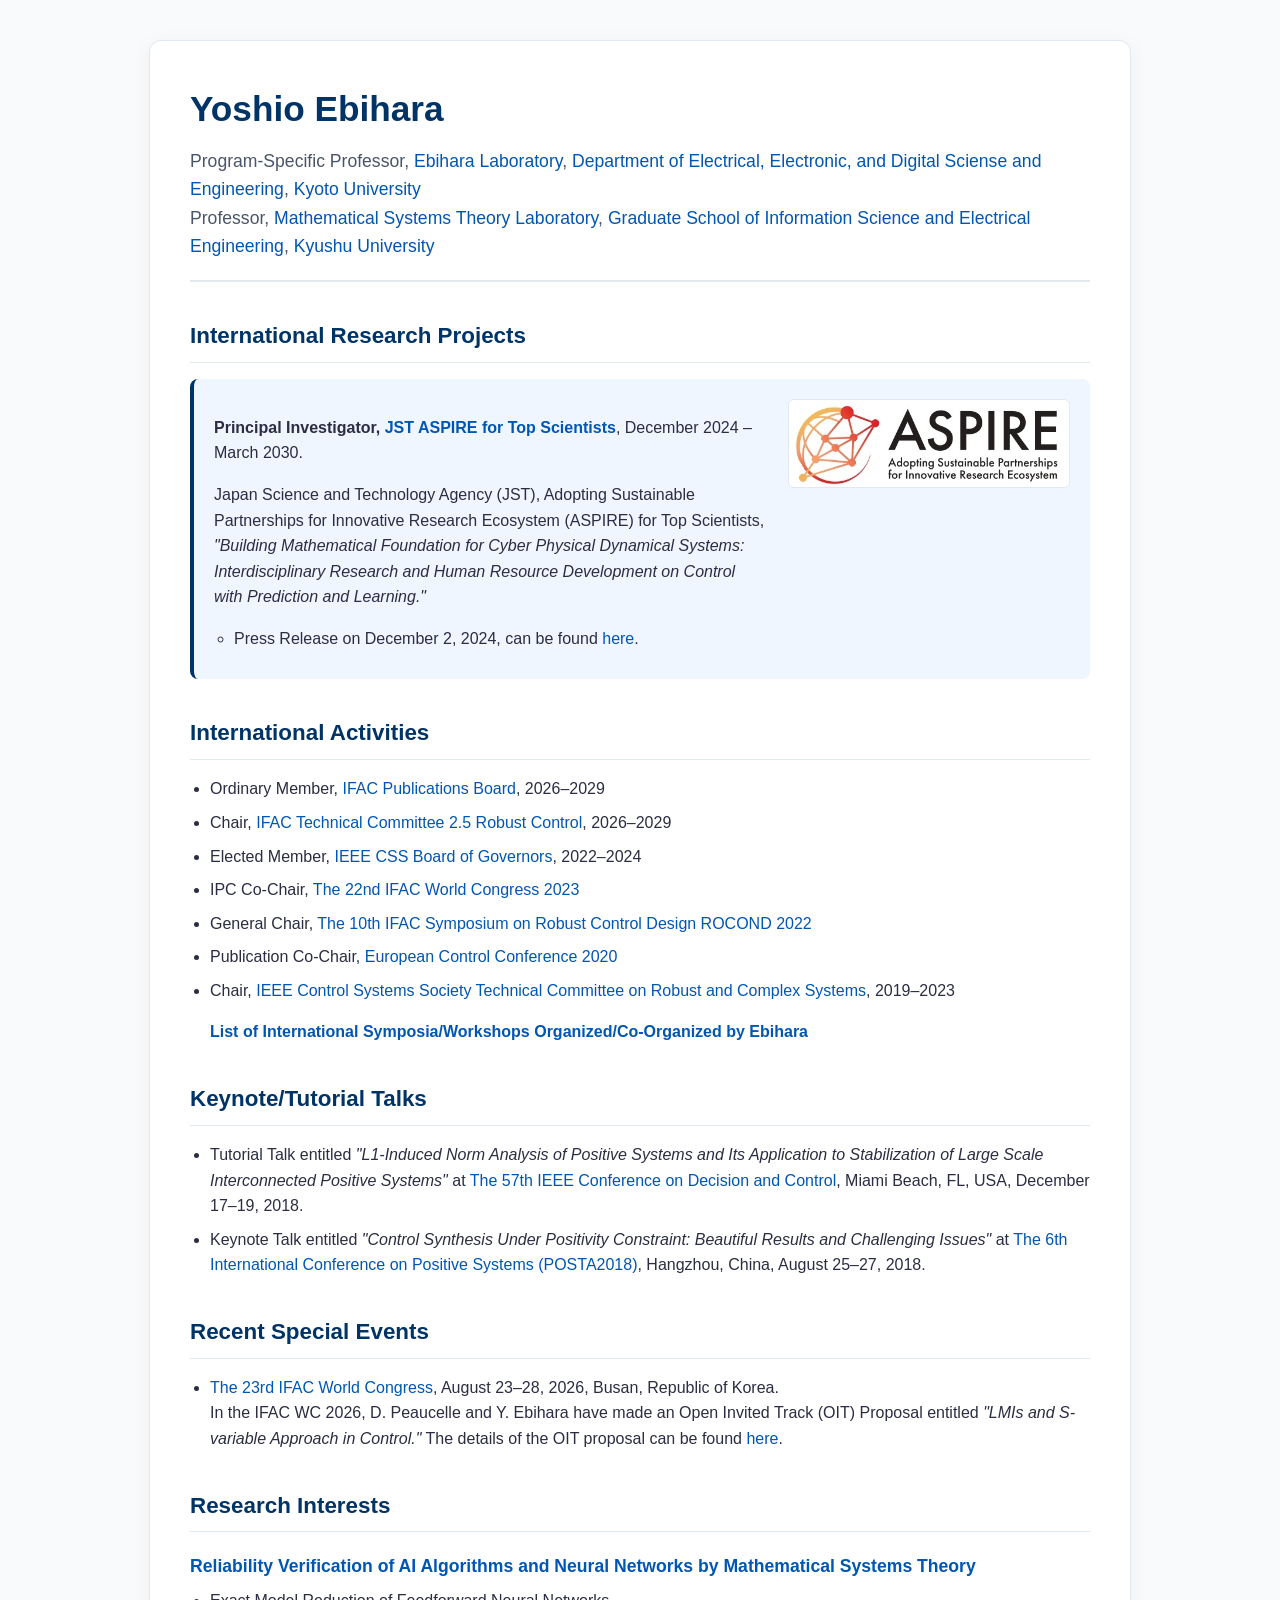
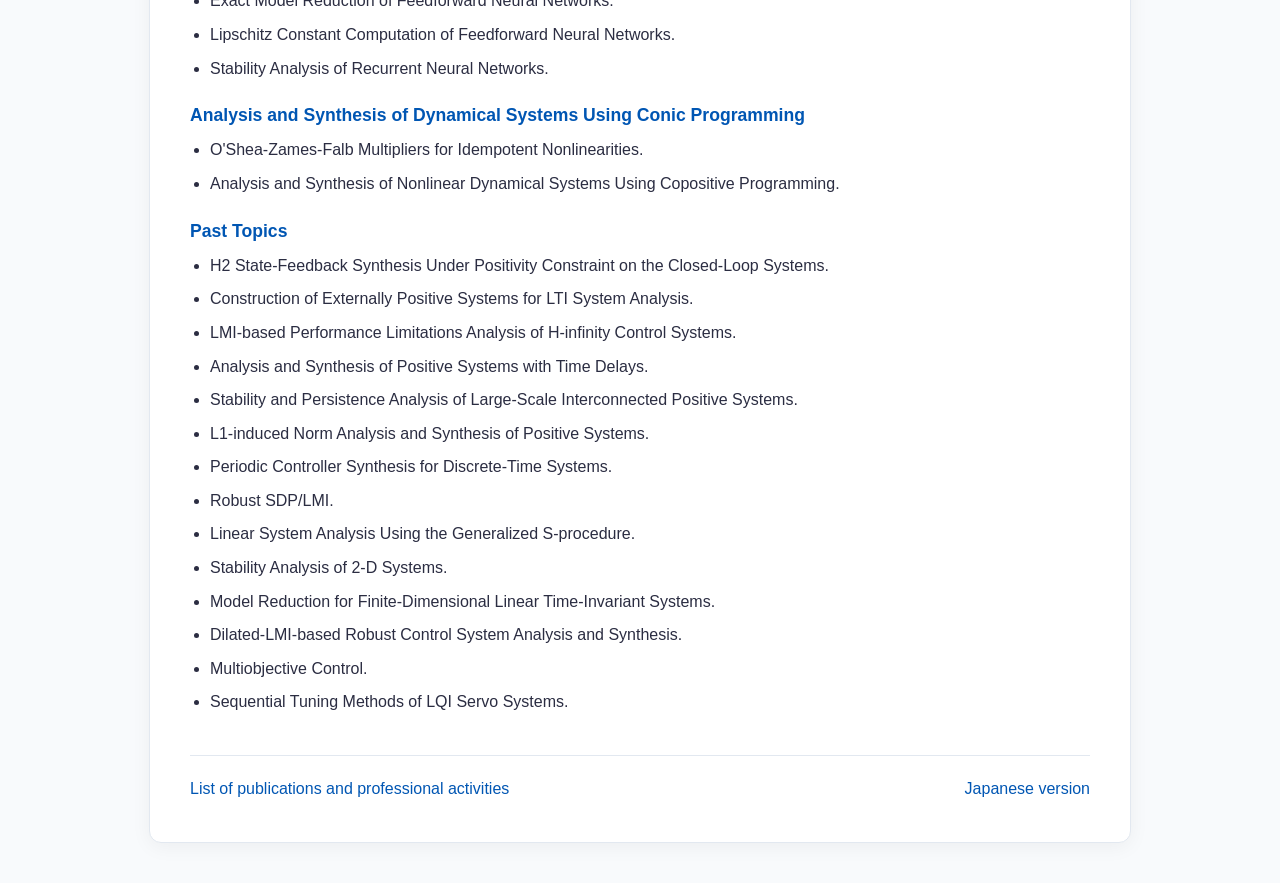
<file: index.html>
<!DOCTYPE html>
<html lang="en">
<head>
    <meta charset="UTF-8">
    <meta name="viewport" content="width=device-width, initial-scale=1.0">
    <title>Yoshio Ebihara - Kyushu University</title>
    <style>
        :root {
            --primary-color: #003366;
            --secondary-color: #0056b3;
            --text-color: #2b2d42;
            --bg-color: #f8fafc;
            --card-bg: #ffffff;
            --border-color: #e2e8f0;
            --accent-bg: #eff6ff;
        }

        body {
            font-family: -apple-system, BlinkMacSystemFont, "Segoe UI", Roboto, "Helvetica Neue", Arial, sans-serif;
            background-color: var(--bg-color);
            color: var(--text-color);
            line-height: 1.6;
            margin: 0;
            padding: 40px 20px;
        }

        .container {
            max-width: 900px;
            margin: 0 auto;
            background: var(--card-bg);
            padding: 40px;
            border-radius: 12px;
            box-shadow: 0 4px 20px rgba(0, 0, 0, 0.05);
            border: 1px solid var(--border-color);
        }

        header {
            border-bottom: 2px solid var(--border-color);
            padding-bottom: 20px;
            margin-bottom: 30px;
        }

        h1 {
            color: var(--primary-color);
            font-size: 2.2rem;
            margin: 0 0 10px 0;
        }

        .title-info {
            font-size: 1.1rem;
            color: #4a5568;
            margin: 0;
        }

        h2 {
            color: var(--primary-color);
            border-bottom: 1px solid var(--border-color);
            padding-bottom: 8px;
            margin-top: 36px;
            margin-bottom: 16px;
            font-size: 1.4rem;
        }

        h3 {
            color: var(--secondary-color);
            font-size: 1.1rem;
            margin-top: 20px;
            margin-bottom: 8px;
        }

        a {
            color: var(--secondary-color);
            text-decoration: none;
            transition: color 0.2s;
        }

        a:hover {
            text-decoration: underline;
        }

        /* Responsive Layout for Project Card */
        .project-card {
            display: flex;
            gap: 20px;
            align-items: flex-start;
            background: var(--accent-bg);
            padding: 20px;
            border-radius: 8px;
            border-left: 4px solid var(--primary-color);
        }

        .project-content {
            flex: 1;
        }

        .project-img {
            max-width: 280px;
            width: 100%;
            height: auto;
            border-radius: 6px;
            border: 1px solid var(--border-color);
        }

        ul {
            padding-left: 20px;
            margin: 8px 0;
        }

        li {
            margin-bottom: 8px;
        }

        .sub-list {
            list-style-type: circle;
            margin-top: 4px;
        }

        .footer-nav {
            margin-top: 40px;
            padding-top: 20px;
            border-top: 1px solid var(--border-color);
            display: flex;
            gap: 20px;
            justify-content: space-between;
            font-weight: 500;
        }

        @media (max-width: 768px) {
            .container {
                padding: 20px;
            }
            .project-card {
                flex-direction: column-reverse;
            }
            .project-img {
                max-width: 100%;
            }
            .footer-nav {
                flex-direction: column;
                gap: 10px;
            }
        }
    </style>
</head>
<body>

<div class="container">

    <header>
        <h1>Yoshio Ebihara</h1>
        <p class="title-info">
            Program-Specific Professor, 
            <a href="https://yoshio-ebihara.github.io/lab/en/index.html">Ebihara Laboratory</a>, 
            <a href="https://www.ee.t.kyoto-u.ac.jp/en/information/overview">Department of Electrical, Electronic, and Digital Sciense and Engineering</a>, 
            <a href="https://www.kyoto-u.ac.jp/en/">Kyoto University</a>
        </p>
        <p class="title-info">
            Professor, 
            <a href="https://ctrl.ees.kyushu-u.ac.jp/en/index.html">Mathematical Systems Theory Laboratory</a>, 
            <a href="https://www.isee.kyushu-u.ac.jp/e/">Graduate School of Information Science and Electrical Engineering</a>, 
            <a href="http://www.kyushu-u.ac.jp/en/">Kyushu University</a>
        </p>
    </header>

    <main>
        <!-- International Research Projects -->
        <section>
            <h2>International Research Projects</h2>
            <div class="project-card">
                <div class="project-content">
                    <p><strong>Principal Investigator, <a href="https://www.jst.go.jp/aspire/en/about_en.html">JST ASPIRE for Top Scientists</a></strong>, December 2024 – March 2030.</p>
                    <p>Japan Science and Technology Agency (JST), Adopting Sustainable Partnerships for Innovative Research Ecosystem (ASPIRE) for Top Scientists,<br>
                    <em>"Building Mathematical Foundation for Cyber Physical Dynamical Systems: Interdisciplinary Research and Human Resource Development on Control with Prediction and Learning."</em></p>
                    <ul class="sub-list">
                        <li>Press Release on December 2, 2024, can be found <a href="https://www.jst.go.jp/pr/info/info1737/index_e.html">here</a>.</li>
                    </ul>
                </div>
                <img src="logo_ENG.jpg" alt="ASPIRE Logo" class="project-img">
            </div>
        </section>

        <!-- International Activities -->
        <section>
            <h2>International Activities</h2>
            <ul>
                <li>Ordinary Member, <a href="https://affiliates.ifac-control.org/affiliates/officials?category=publications-board&triennium=2026-2029">IFAC Publications Board</a>, 2026–2029</li>
                <li>Chair, <a href="https://affiliates.ifac-control.org/affiliates/officials?category=technical-committee-members&position_id=364">IFAC Technical Committee 2.5 Robust Control</a>, 2026–2029</li>
                <li>Elected Member, <a href="http://ieeecss.org/committee/board-of-governors">IEEE CSS Board of Governors</a>, 2022–2024</li>
                <li>IPC Co-Chair, <a href="https://www.ifac2023.org/">The 22nd IFAC World Congress 2023</a></li>
                <li>General Chair, <a href="https://www.sciencedirect.com/journal/ifac-papersonline/vol/55/issue/25">The 10th IFAC Symposium on Robust Control Design ROCOND 2022</a></li>
                <li>Publication Co-Chair, <a href="https://ieeexplore.ieee.org/xpl/conhome/9137088/proceeding">European Control Conference 2020</a></li>
                <li>Chair, <a href="http://ieeecss.org/technical-committee/robust-complex-systems">IEEE Control Systems Society Technical Committee on Robust and Complex Systems</a>, 2019–2023</li><p>
                <a href="ws.html"><strong>List of International Symposia/Workshops Organized/Co-Organized by Ebihara</strong></a>
            </ul>
        </section>

        <!-- Keynote/Tutorial Talks -->
        <section>
            <h2>Keynote/Tutorial Talks</h2>
            <ul>
                <li>
                    Tutorial Talk entitled <em>"L1-Induced Norm Analysis of Positive Systems and Its Application to Stabilization of Large Scale Interconnected Positive Systems"</em> at 
                    <a href="https://cdc2018.ieeecss.org/program.php">The 57th IEEE Conference on Decision and Control</a>, Miami Beach, FL, USA, December 17–19, 2018.
                </li>
                <li>
                    Keynote Talk entitled <em>"Control Synthesis Under Positivity Constraint: Beautiful Results and Challenging Issues"</em> at 
                    <a href="./WS/POSTA2018.pdf">The 6th International Conference on Positive Systems (POSTA2018)</a>, Hangzhou, China, August 25–27, 2018.
                </li>
            </ul>
        </section>

        <!-- Recent Special Events -->
        <section>
            <h2>Recent Special Events</h2>
            <ul>
                <li>
                    <a href="https://www.ifac2026.org/">The 23rd IFAC World Congress</a>, August 23–28, 2026, Busan, Republic of Korea.
                    <br>In the IFAC WC 2026, D. Peaucelle and Y. Ebihara have made an Open Invited Track (OIT) Proposal entitled <em>"LMIs and S-variable Approach in Control."</em> The details of the OIT proposal can be found <a href="IFACWC2026OIT.html">here</a>.
                </li>
            </ul>
        </section>

        <!-- Research Interests -->
        <section>
            <h2>Research Interests</h2>
            
            <h3>Reliability Verification of AI Algorithms and Neural Networks by Mathematical Systems Theory</h3>
            <ul>
                <li>Exact Model Reduction of Feedforward Neural Networks.</li>
                <li>Lipschitz Constant Computation of Feedforward Neural Networks.</li>
                <li>Stability Analysis of Recurrent Neural Networks.</li>
            </ul>

            <h3>Analysis and Synthesis of Dynamical Systems Using Conic Programming</h3>
            <ul>
                <li>O'Shea-Zames-Falb Multipliers for Idempotent Nonlinearities.</li>
                <li>Analysis and Synthesis of Nonlinear Dynamical Systems Using Copositive Programming.</li>
            </ul>

            <h3>Past Topics</h3>
            <ul>
                <li>H2 State-Feedback Synthesis Under Positivity Constraint on the Closed-Loop Systems.</li>
                <li>Construction of Externally Positive Systems for LTI System Analysis.</li>
                <li>LMI-based Performance Limitations Analysis of H-infinity Control Systems.</li>
                <li>Analysis and Synthesis of Positive Systems with Time Delays.</li>
                <li>Stability and Persistence Analysis of Large-Scale Interconnected Positive Systems.</li>
                <li>L1-induced Norm Analysis and Synthesis of Positive Systems.</li>
                <li>Periodic Controller Synthesis for Discrete-Time Systems.</li>
                <li>Robust SDP/LMI.</li>
                <li>Linear System Analysis Using the Generalized S-procedure.</li>
                <li>Stability Analysis of 2-D Systems.</li>
                <li>Model Reduction for Finite-Dimensional Linear Time-Invariant Systems.</li>
                <li>Dilated-LMI-based Robust Control System Analysis and Synthesis.</li>
                <li>Multiobjective Control.</li>
                <li>Sequential Tuning Methods of LQI Servo Systems.</li>
            </ul>
        </section>
    </main>

    <footer class="footer-nav">
        <a href="achievements.html">List of publications and professional activities</a>
        <a href="index-j.html">Japanese version</a>
    </footer>

</div>

</body>
</html>
</file>
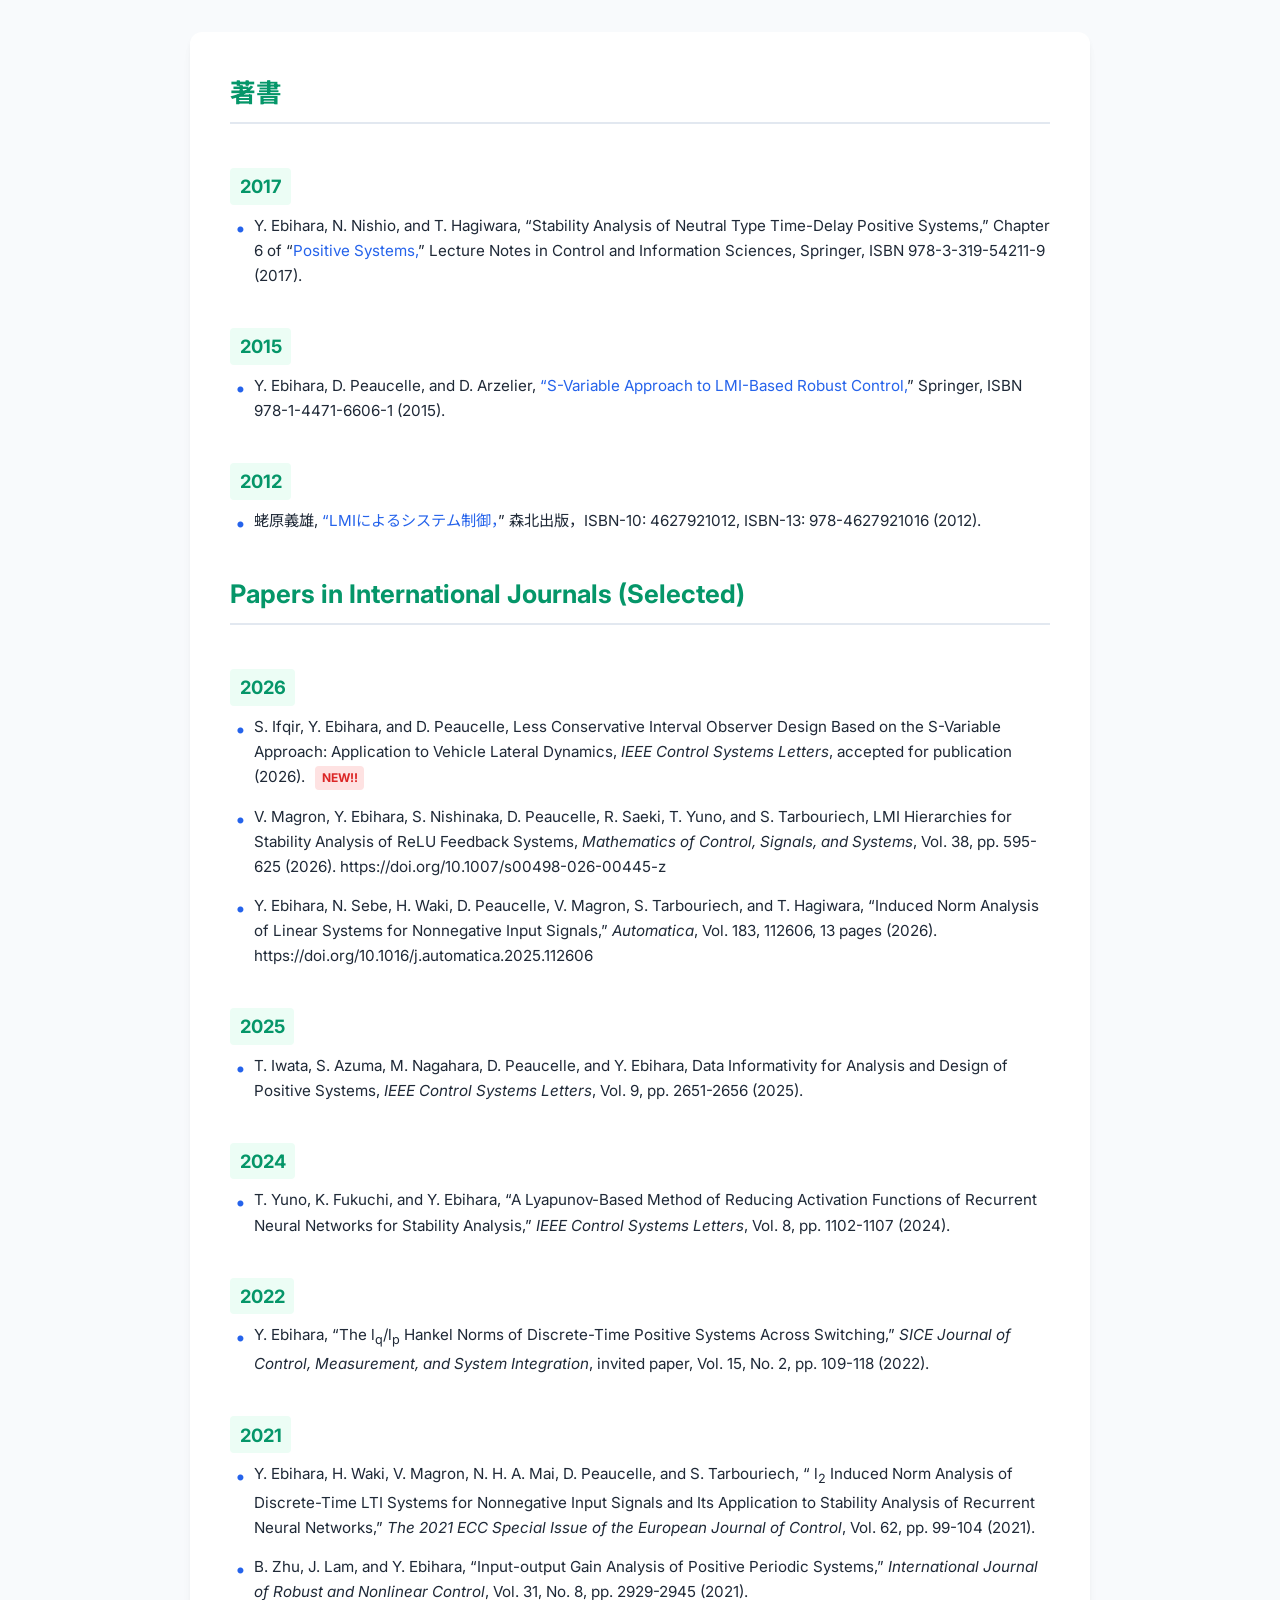
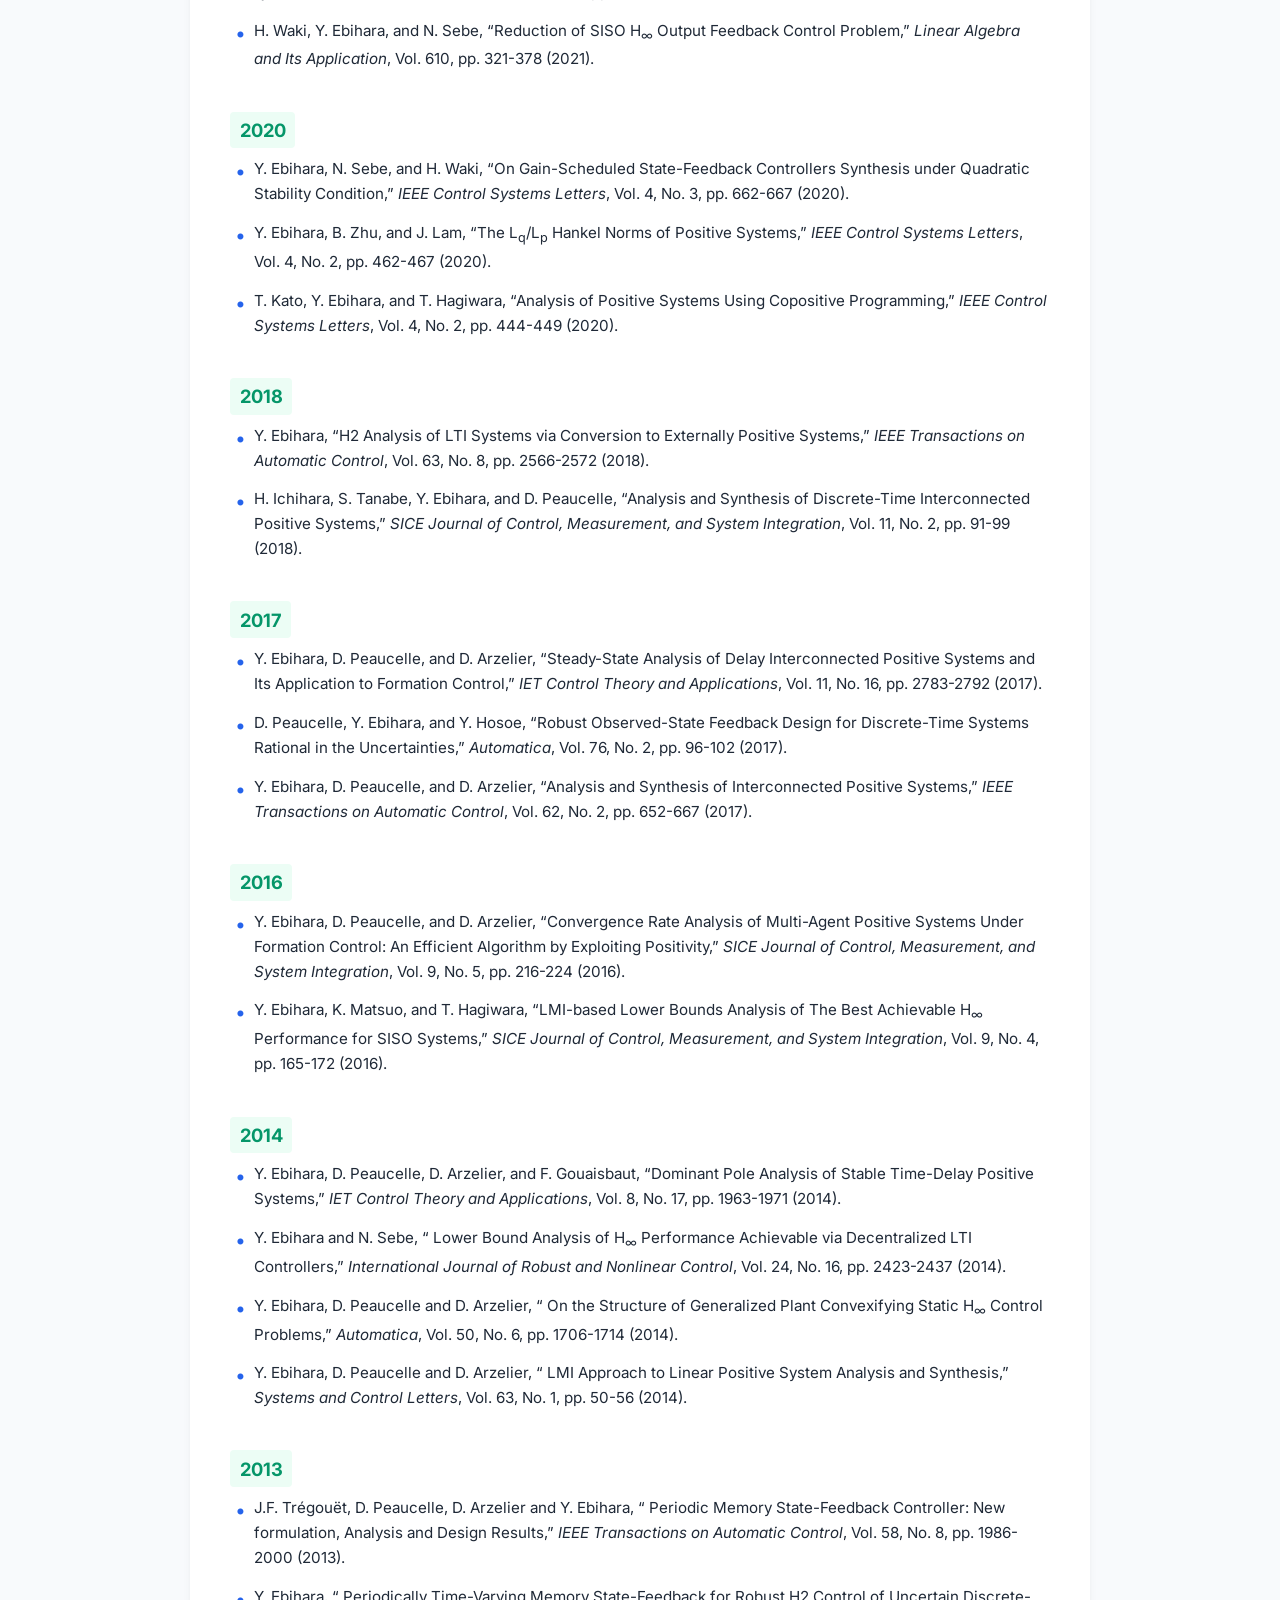
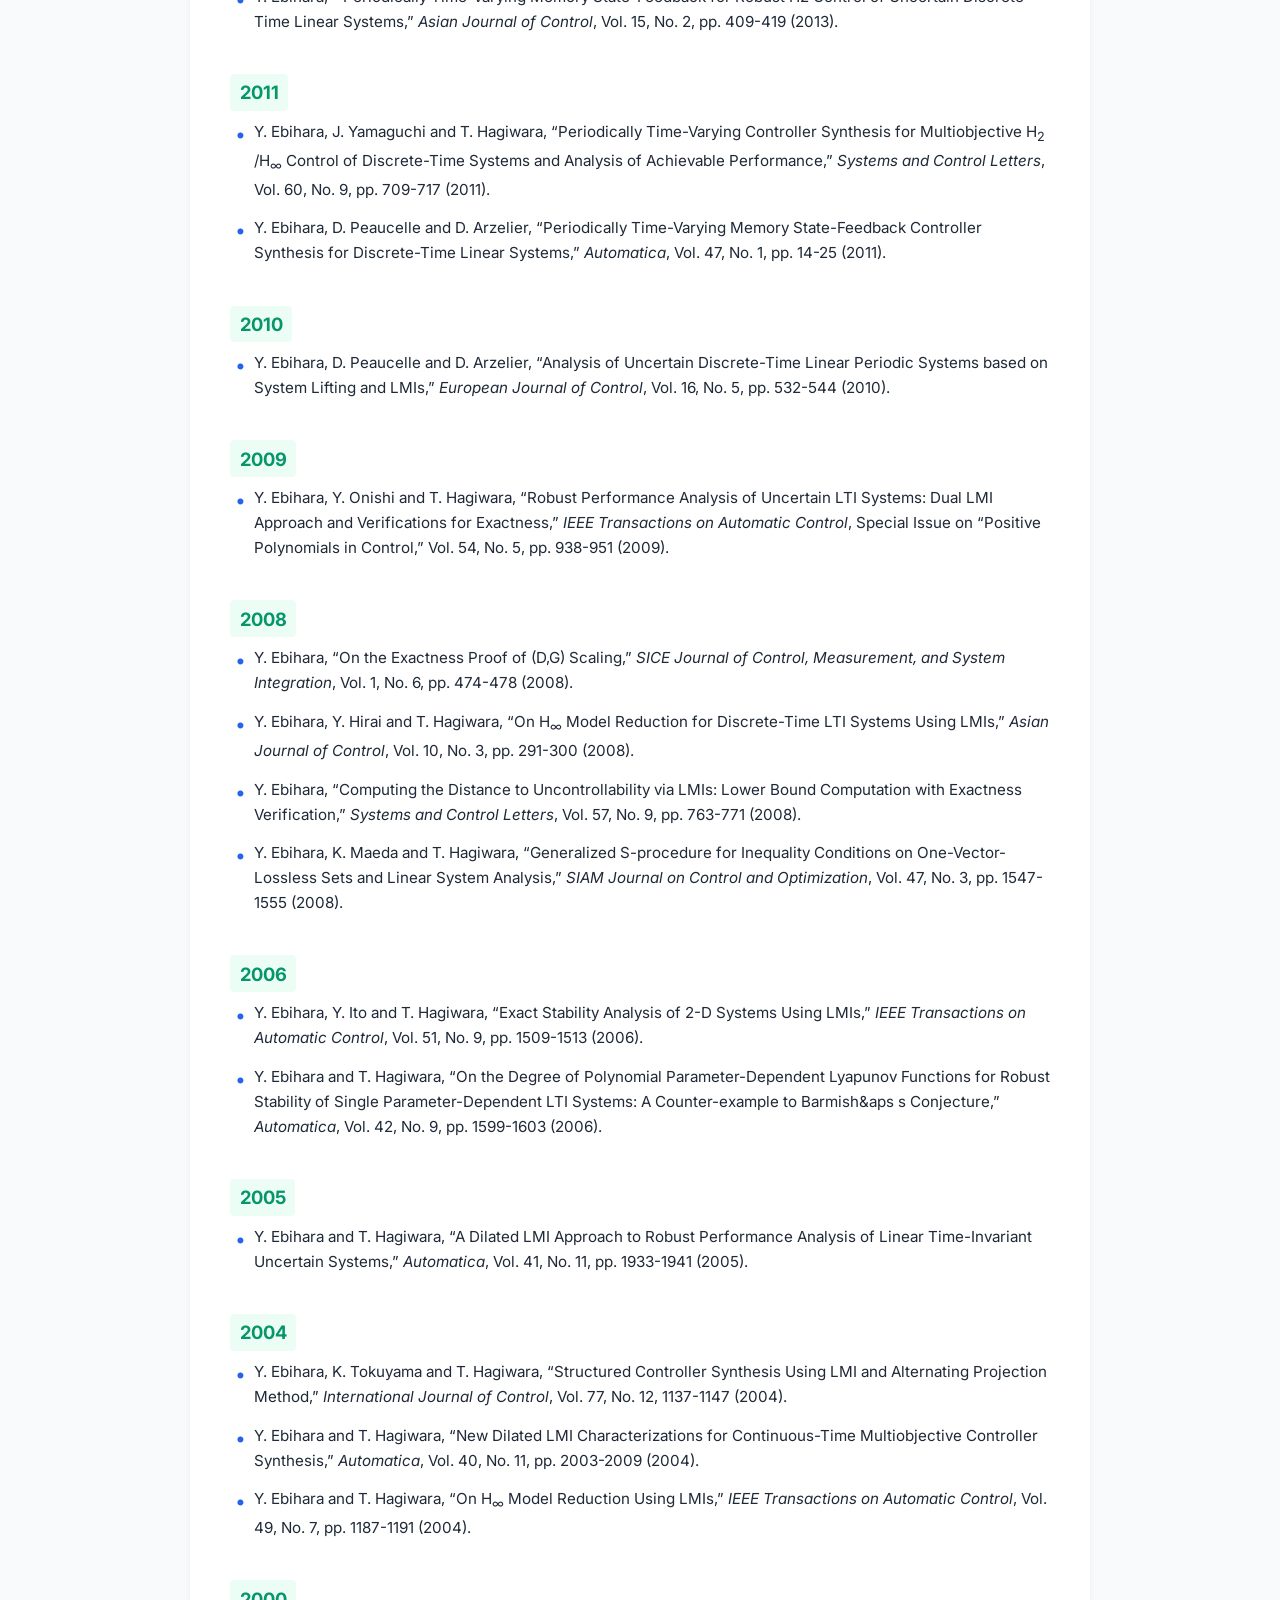
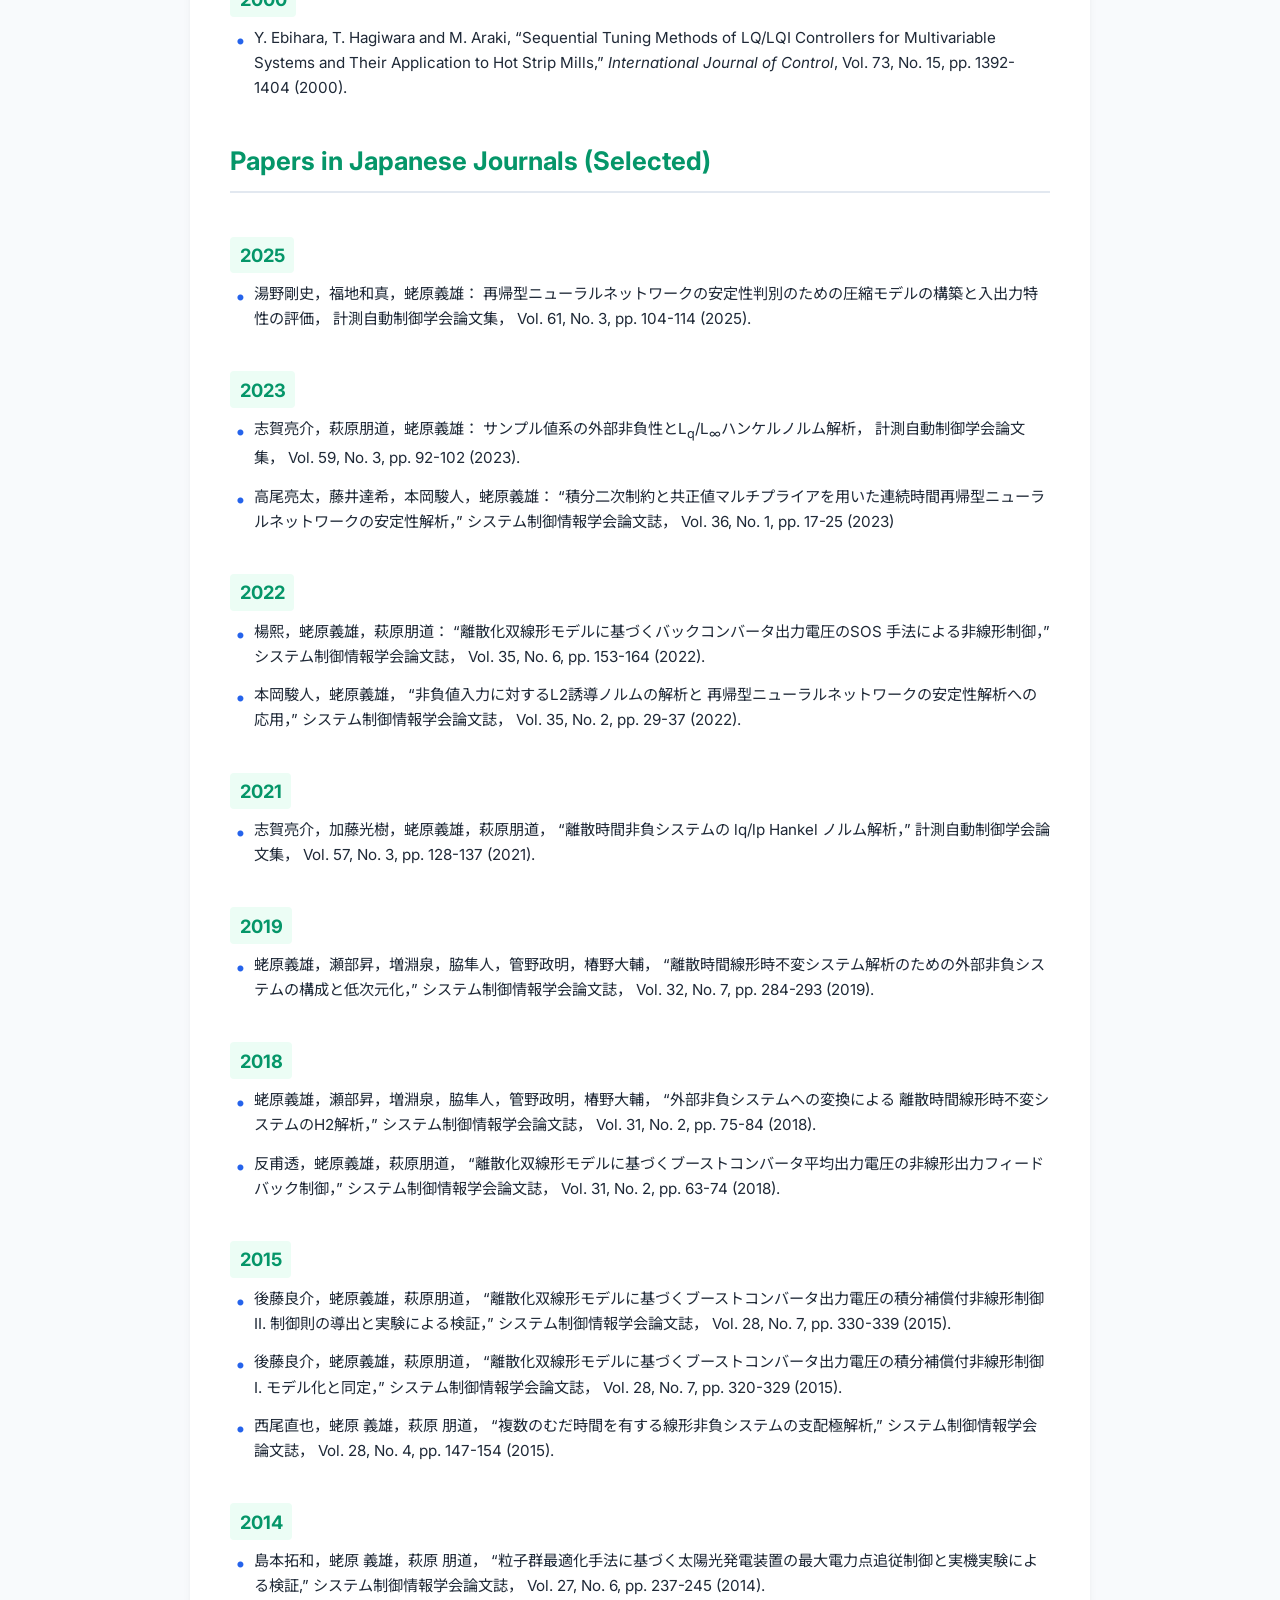
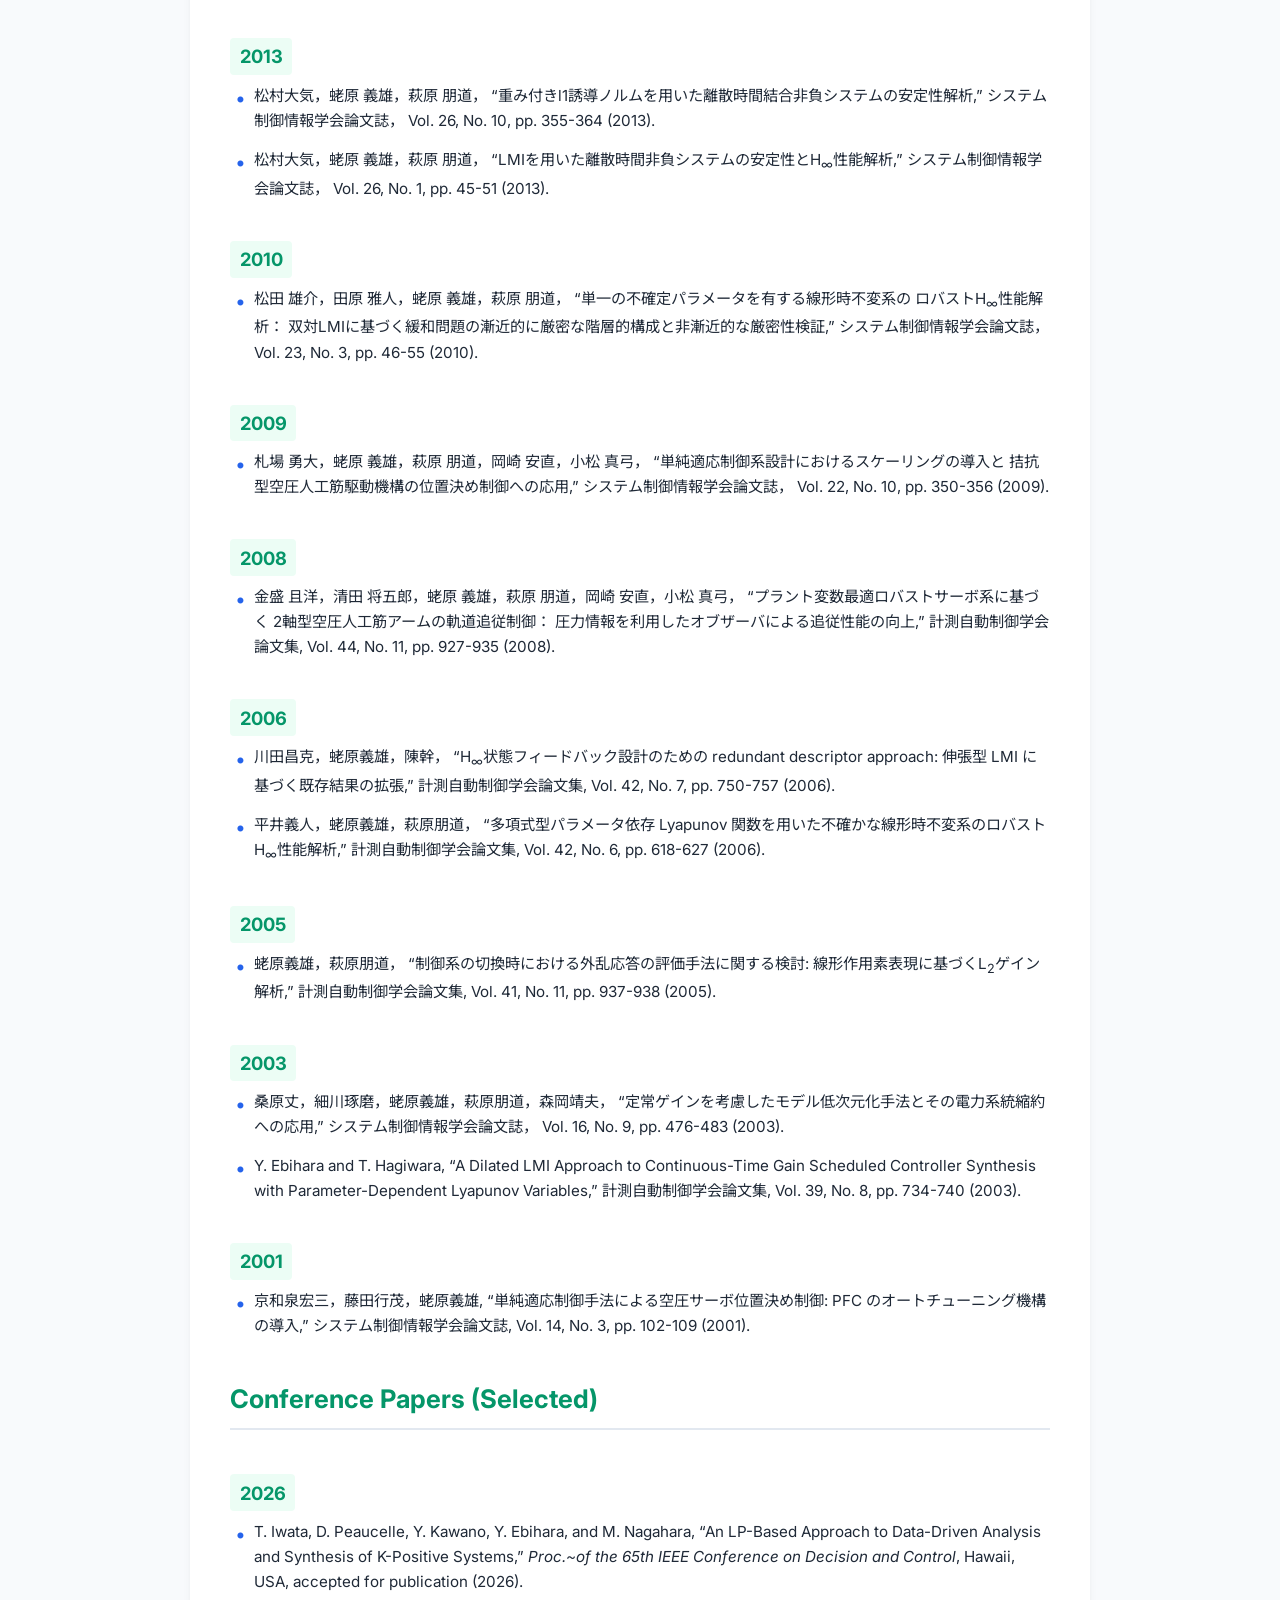
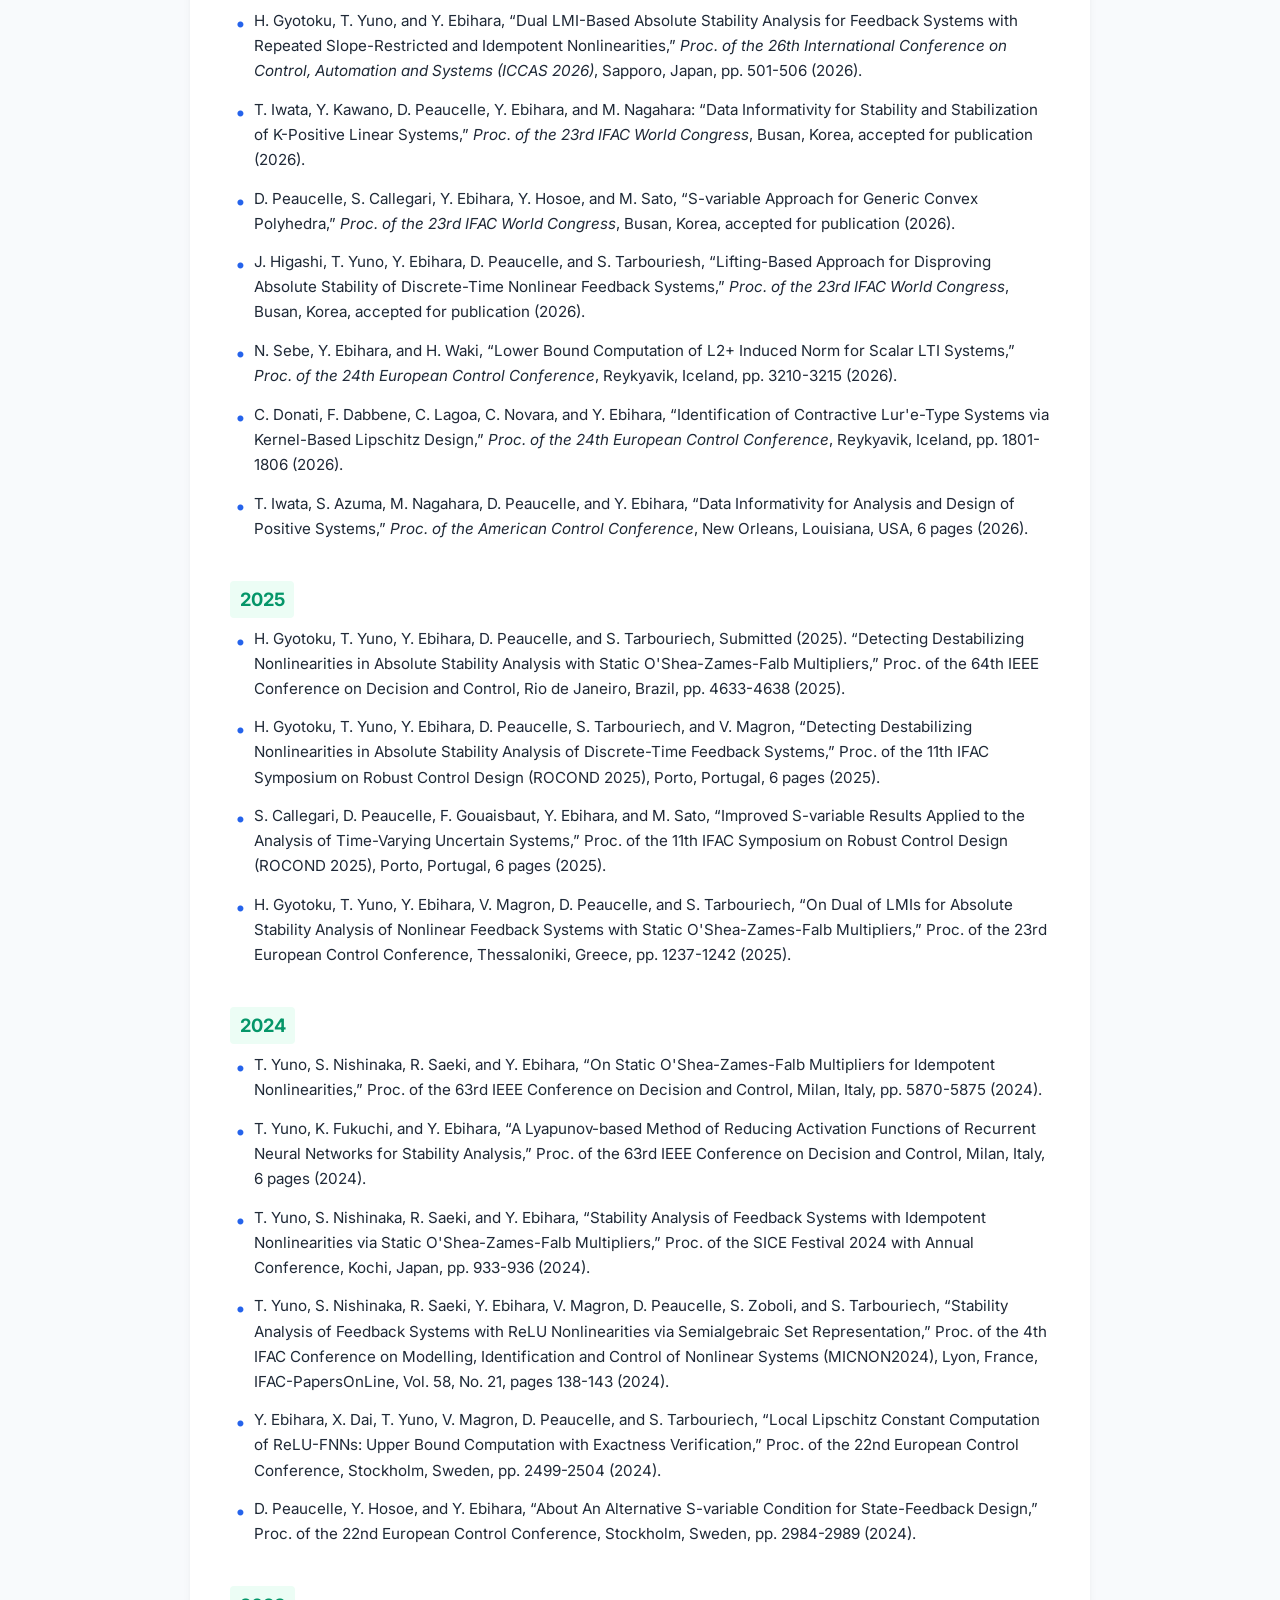
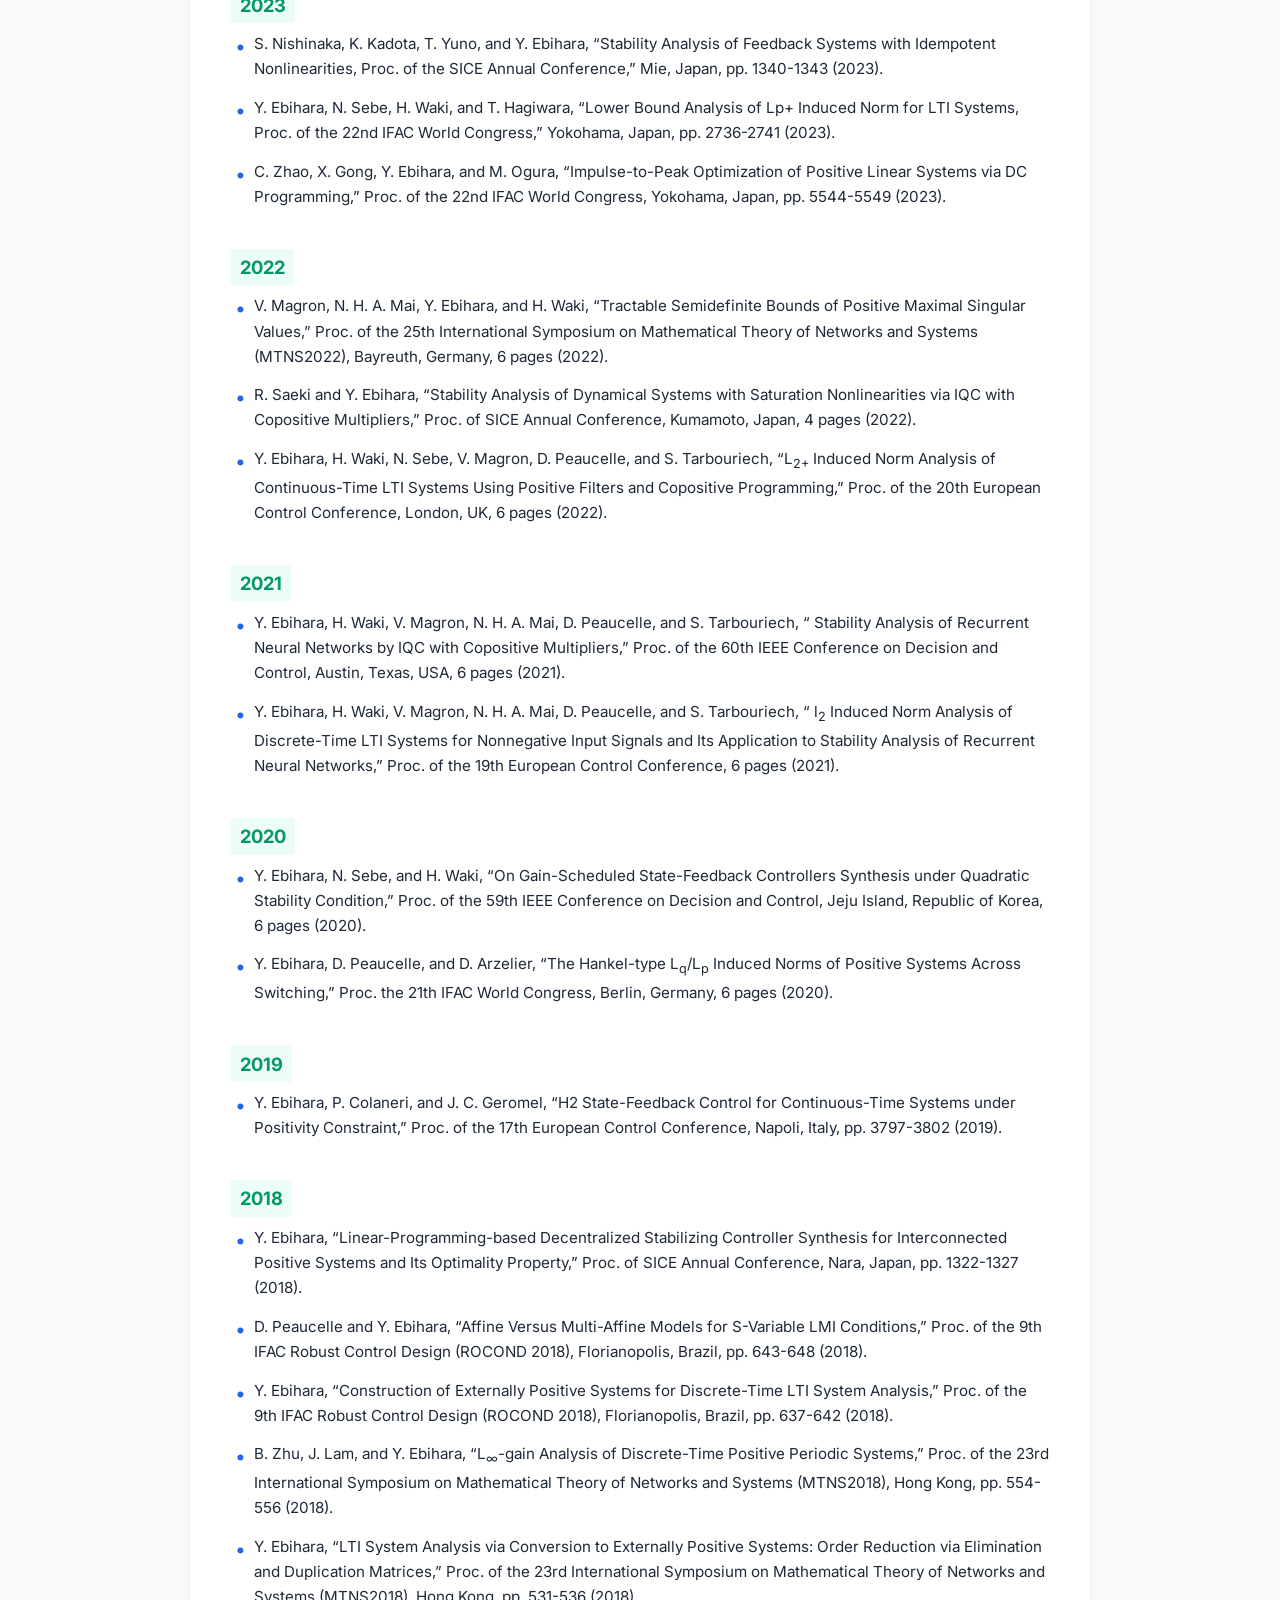
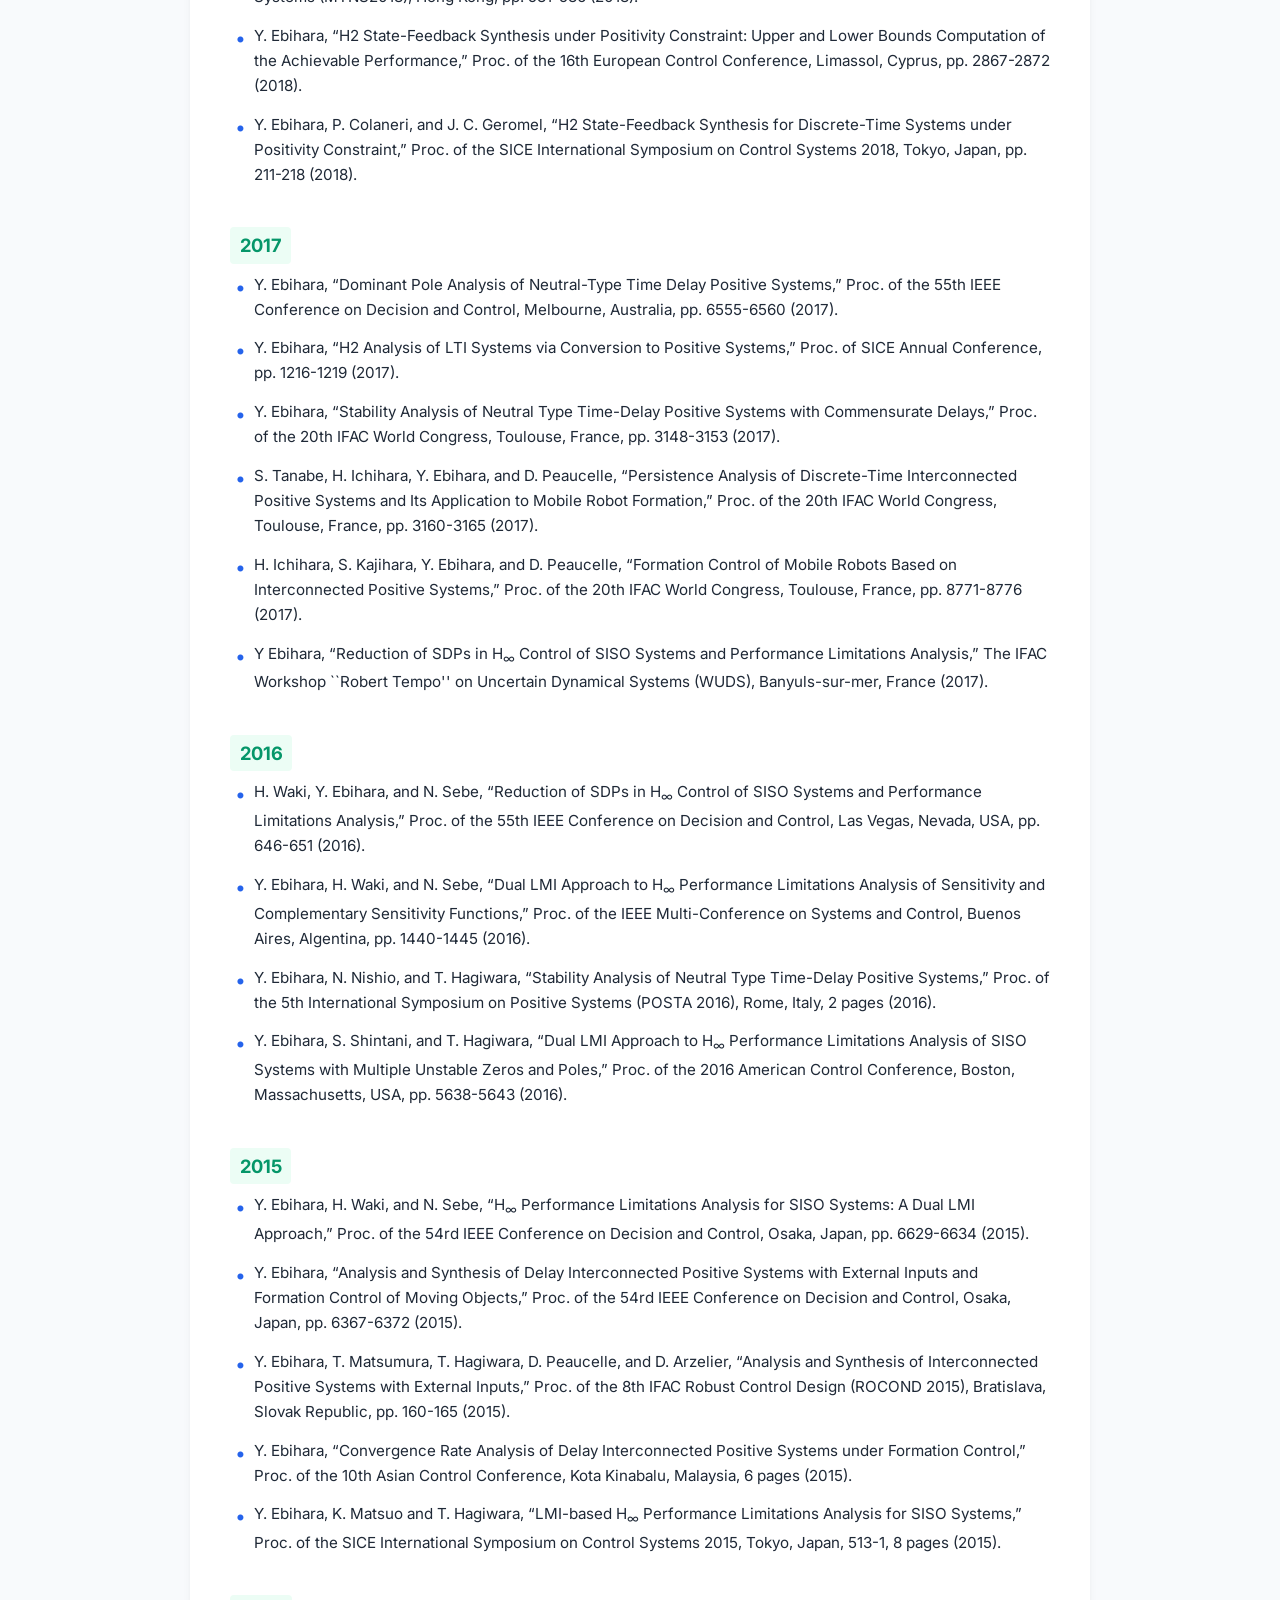
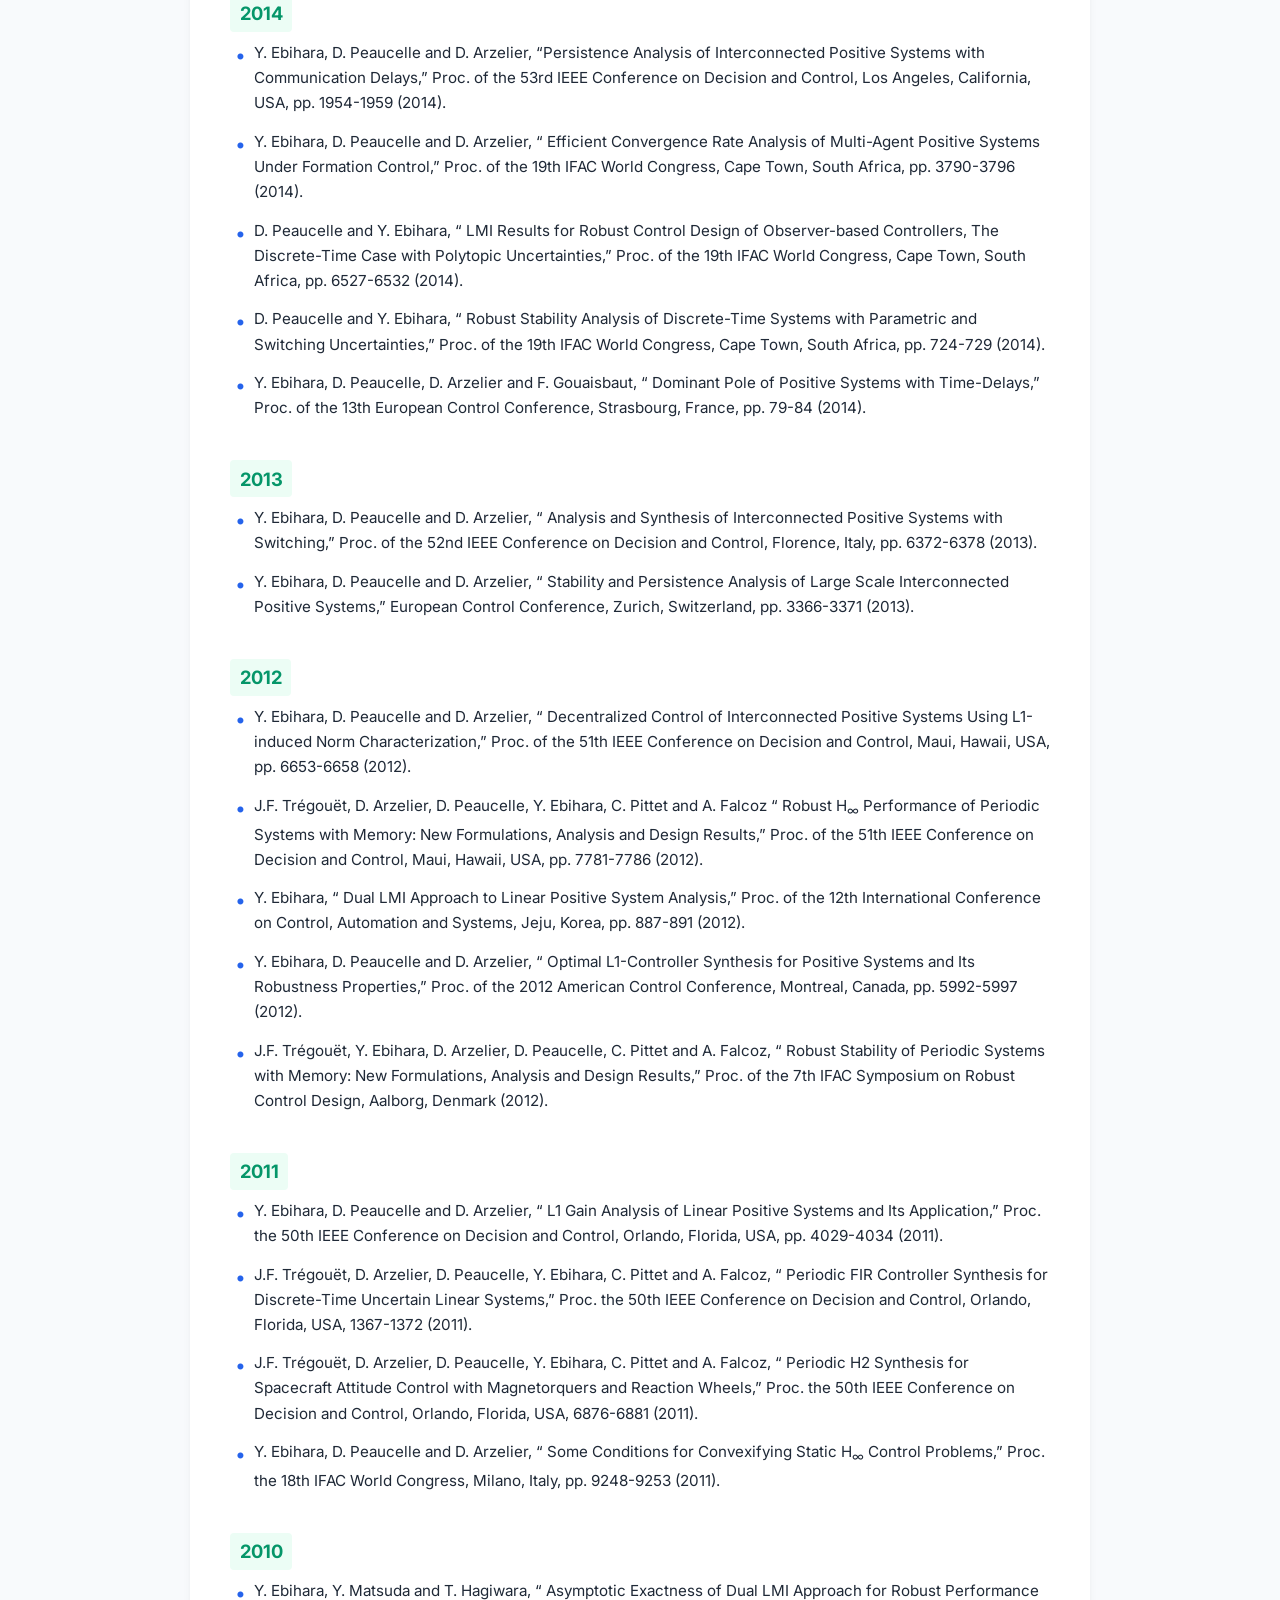
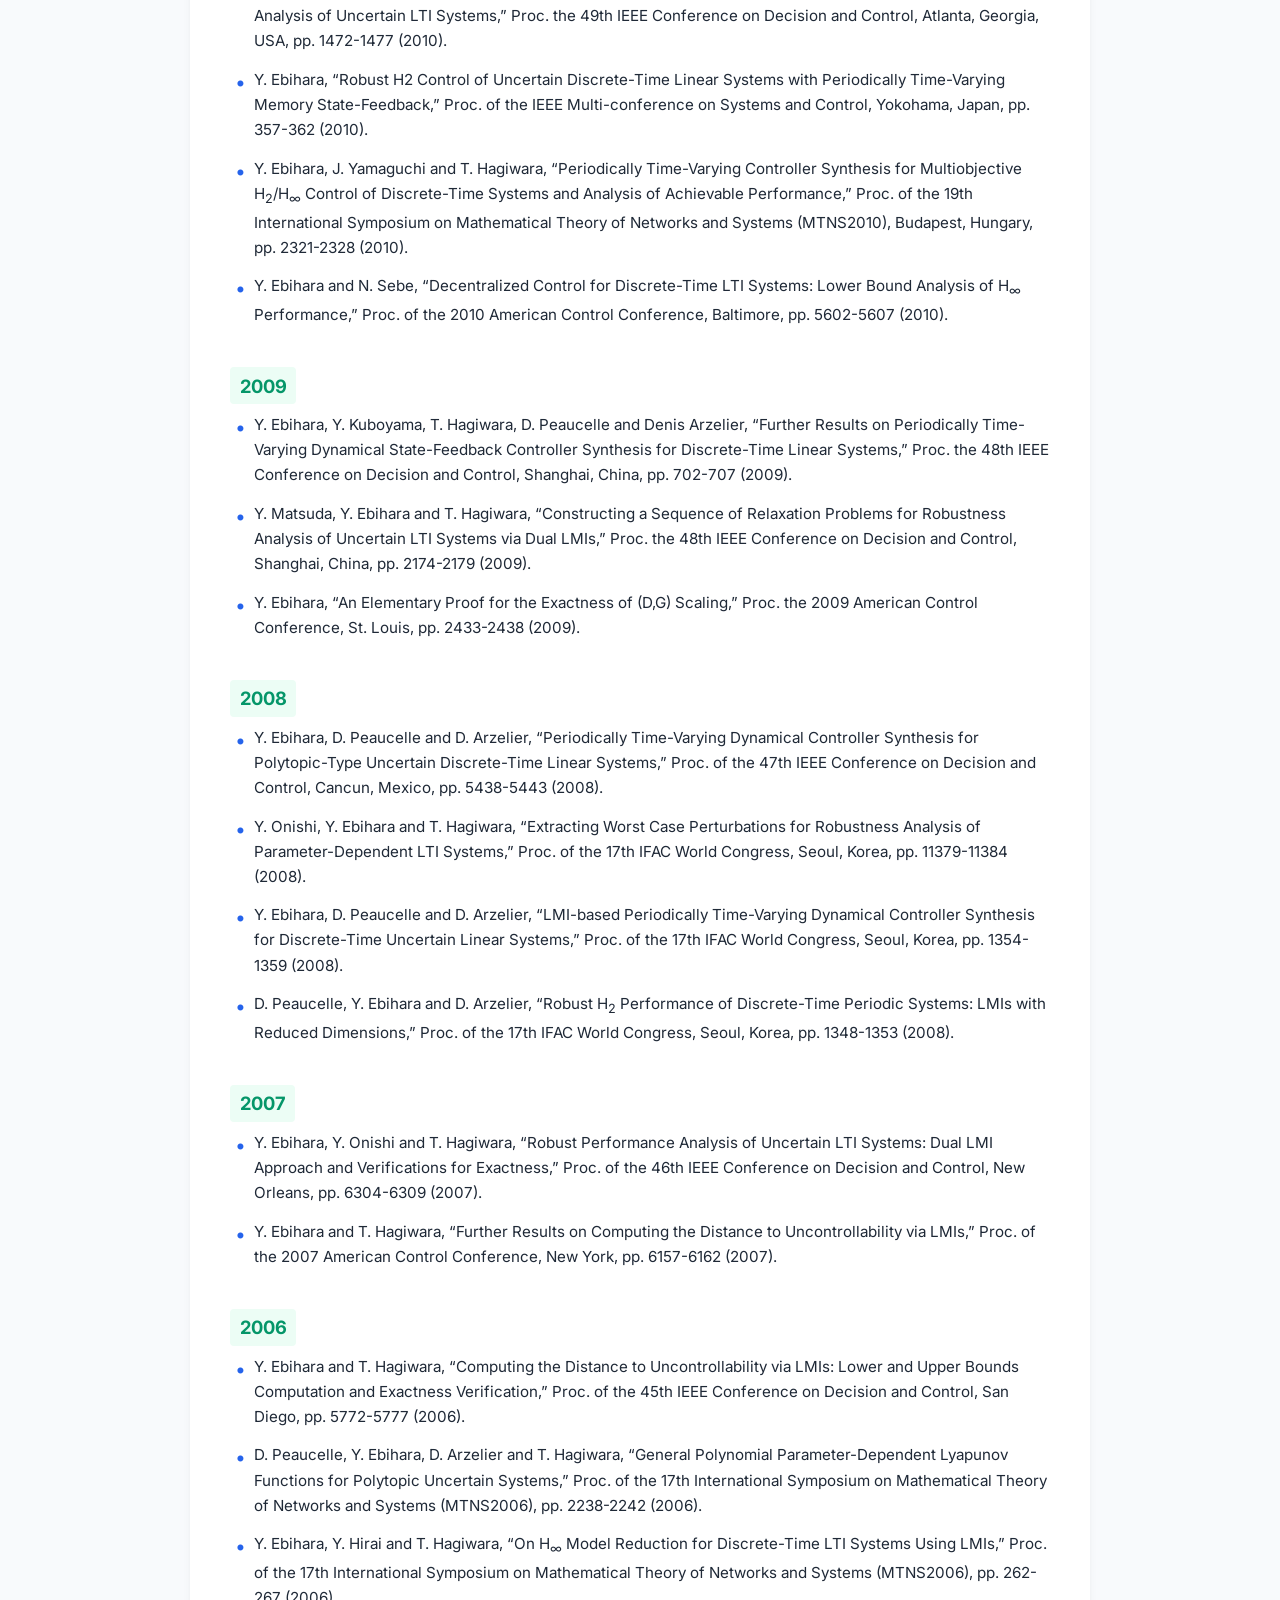
<file: achievements-j.html>
<!DOCTYPE html>
<html lang="ja">
<head>
    <meta charset="UTF-8">
    <meta name="viewport" content="width=device-width, initial-scale=1.0">
    <title>業績リスト / Research Publications</title>
    <!-- Google Fonts の読み込み -->
    <link rel="preconnect" href="https://fonts.googleapis.com">
    <link rel="preconnect" href="https://fonts.gstatic.com" crossorigin>
    <link href="https://fonts.googleapis.com/css2?family=Inter:wght@400;500;600;700&family=Noto+Sans+JP:wght@400;500;700&display=swap" rel="stylesheet">
    
    <style>
        :root {
            --primary-color: #1e3a8a;
            --primary-accent: #2563eb;
            --accent-green: #059669;
            --bg-color: #f8fafc;
            --card-bg: #ffffff;
            --text-main: #1f2937;
            --text-muted: #4b5563;
            --border-color: #e5e7eb;
            --badge-new-bg: #fee2e2;
            --badge-new-text: #dc2626;
        }

        * {
            box-sizing: border-box;
            margin: 0;
            padding: 0;
        }

        body {
            font-family: 'Inter', 'Noto Sans JP', -apple-system, BlinkMacSystemFont, "Segoe UI", Roboto, "Helvetica Neue", Arial, sans-serif;
            background-color: var(--bg-color);
            color: var(--text-main);
            line-height: 1.65;
            padding: 2rem 1rem;
        }

        .container {
            max-width: 900px;
            margin: 0 auto;
            background: var(--card-bg);
            padding: 2.5rem;
            border-radius: 12px;
            box-shadow: 0 4px 6px -1px rgba(0, 0, 0, 0.05), 0 10px 15px -3px rgba(0, 0, 0, 0.03);
        }

        h1 {
            color: var(--accent-green);
            font-size: 1.6rem;
            font-weight: 700;
            margin-top: 2.5rem;
            margin-bottom: 1.25rem;
            padding-bottom: 0.5rem;
            border-bottom: 2px solid #e2e8f0;
            display: flex;
            align-items: center;
        }

        .container > h1:first-of-type {
            margin-top: 0;
        }

        .year-label {
            color: var(--accent-green);
            font-weight: 700;
            font-size: 1.15rem;
            margin-top: 1.5rem;
            margin-bottom: 0.5rem;
            display: inline-block;
            padding: 0.2rem 0.6rem;
            background-color: #ecfdf5;
            border-radius: 4px;
        }

        ul {
            list-style: none;
            padding-left: 0;
            margin-bottom: 1rem;
        }

        li {
            position: relative;
            padding-left: 1.5rem;
            margin-bottom: 0.85rem;
            color: var(--text-main);
            font-size: 0.95rem;
        }

        li::before {
            content: "•";
            position: absolute;
            left: 0.4rem;
            top: 0;
            color: var(--primary-accent);
            font-weight: bold;
            font-size: 1.2rem;
        }

        a {
            color: var(--primary-accent);
            text-decoration: none;
            transition: color 0.2s ease, text-decoration 0.2s ease;
        }

        a:hover {
            color: var(--primary-color);
            text-decoration: underline;
        }

        i {
            font-style: italic;
        }

        .new-badge {
            color: var(--badge-new-text);
            background-color: var(--badge-new-bg);
            font-weight: 700;
            font-size: 0.75rem;
            padding: 0.15rem 0.4rem;
            border-radius: 4px;
            margin-left: 0.4rem;
            display: inline-block;
            vertical-align: middle;
        }

        hr {
            display: none; /* モダンデザインのため枠線・カード形式に統合 */
        }

        .footer-nav {
            margin-top: 3rem;
            padding-top: 1.5rem;
            border-top: 1px solid var(--border-color);
            text-align: center;
        }

        .footer-nav a {
            font-weight: 600;
            display: inline-flex;
            align-items: center;
            gap: 0.5rem;
        }

        @media (max-width: 640px) {
            body {
                padding: 1rem 0.5rem;
            }
            .container {
                padding: 1.25rem;
            }
            h1 {
                font-size: 1.35rem;
            }
        }
    </style>
</head>
<body>

<div class="container">

    <h1>著書</h1>
    <div class="year-label">2017</div>
    <ul>
        <li>
            Y. Ebihara, N. Nishio, and T. Hagiwara,  
            “Stability Analysis of Neutral Type Time-Delay Positive Systems,”
            Chapter 6 of 
            “<a href="http://www.springer.com/gp/book/9783319542102">Positive Systems,</a>”  
            Lecture Notes in Control and Information Sciences, 
            Springer, ISBN 978-3-319-54211-9 (2017). 
        </li>
    </ul>

    <div class="year-label">2015</div>
    <ul>
        <li>
            Y. Ebihara, D. Peaucelle, and D. Arzelier,  
            <a href="http://www.springer.com/engineering/control/book/978-1-4471-6605-4">
            “S-Variable Approach to LMI-Based Robust Control,</a>” 
            Springer, ISBN 978-1-4471-6606-1 (2015). 
        </li>
    </ul>

    <div class="year-label">2012</div>
    <ul>
        <li>
            蛯原義雄,  
            <a href="http://www.morikita.co.jp/books/book/2402">
            “LMIによるシステム制御，</a>”
            森北出版，ISBN-10: 4627921012, ISBN-13: 978-4627921016 (2012). 
        </li>
    </ul>

    <h1>Papers in International Journals (Selected)</h1>
    <div class="year-label">2026</div>
    <ul>
        <li>
	  S. Ifqir, Y. Ebihara, and D. Peaucelle,  
	  Less Conservative Interval Observer Design Based on the S-Variable Approach: 
	  Application to Vehicle Lateral Dynamics, 
	  <i> IEEE Control Systems Letters</i>, 
	  accepted for publication (2026).           <span class="new-badge">NEW!!</span>
	</li>
        <li>
	  V. Magron, Y. Ebihara, S. Nishinaka, D. Peaucelle, R. Saeki, T. Yuno, and  S. Tarbouriech,   
	  LMI Hierarchies for Stability Analysis of ReLU Feedback Systems, 
	  <i>Mathematics of Control, Signals, and Systems</i>, Vol. 38, pp. 595-625 (2026).  
	  https://doi.org/10.1007/s00498-026-00445-z
	</li>
        <li>
          Y. Ebihara, N. Sebe, H. Waki, D. Peaucelle, V. Magron, S. Tarbouriech, and T. Hagiwara, 
          “Induced Norm Analysis of Linear Systems for Nonnegative Input Signals,” 
          <i>Automatica</i>, Vol. 183, 112606, 13 pages (2026).
	  https://doi.org/10.1016/j.automatica.2025.112606
        </li>
    </ul>

    <div class="year-label">2025</div>
    <ul>
	<li>
	T. Iwata, S. Azuma, M. Nagahara, D. Peaucelle, and Y. Ebihara,   
	Data Informativity for Analysis and Design of Positive Systems,
	<i> IEEE Control Systems Letters</i>, 
	Vol. 9, pp. 2651-2656 (2025).         
        </li>
    </ul>

    <div class="year-label">2024</div>
    <ul>
        <li> T. Yuno, K. Fukuchi, and Y. Ebihara, 
          “A Lyapunov-Based Method of Reducing Activation Functions of 
              Recurrent Neural Networks for Stability Analysis,” 
        <i>IEEE Control Systems Letters</i>, 
          Vol. 8, pp. 1102-1107  (2024).  
        </li>
    </ul>

    <div class="year-label">2022</div>
    <ul>
        <li> Y. Ebihara, 
          “The l<sub>q</sub>/l<sub>p</sub> Hankel Norms of Discrete-Time Positive Systems Across Switching,” 
          <i>SICE Journal of Control, Measurement, and System Integration</i>,
         invited paper,
          Vol. 15, No. 2, pp. 109-118 (2022).  
        </li>
    </ul>

    <div class="year-label">2021</div>
    <ul>
        <li> Y. Ebihara, H. Waki, V. Magron, N. H. A. Mai, D. Peaucelle, 
        and S. Tarbouriech,   
        “ l<sub>2</sub> Induced Norm Analysis of Discrete-Time LTI Systems for
        Nonnegative Input Signals and Its Application to 
        Stability Analysis of Recurrent Neural Networks,”
          <i>The 2021 ECC Special Issue of the European Journal of Control</i>,
          Vol. 62, pp. 99-104 (2021).
        </li>
        <li>
        B. Zhu, J. Lam, and Y. Ebihara,   
        “Input-output Gain Analysis of Positive Periodic Systems,” 
        <i>International Journal of Robust and Nonlinear Control</i>,
        Vol. 31, No. 8, pp. 2929-2945 (2021). 
        </li>
        <li>
        H. Waki, Y. Ebihara, and N. Sebe, 
        “Reduction of SISO H<sub>&infin;</sub> Output Feedback Control Problem,” 
        <i>Linear Algebra and Its Application</i>, 
        Vol. 610, pp. 321-378 (2021). 
        </li>
    </ul>

    <div class="year-label">2020</div>
    <ul>
        <li>
        Y. Ebihara, N. Sebe, and H. Waki,
        “On Gain-Scheduled State-Feedback Controllers Synthesis under
        Quadratic Stability Condition,” 
        <i>IEEE Control Systems Letters</i>, 
        Vol. 4, No. 3, pp. 662-667 (2020). 
        </li>
        <li>
        Y. Ebihara, B. Zhu, and J. Lam,   
        “The L<sub>q</sub>/L<sub>p</sub> Hankel Norms of Positive Systems,”  <i>IEEE Control Systems Letters</i>, 
         Vol. 4, No. 2, pp. 462-467 (2020). 
        </li>
        <li>
        T. Kato, Y. Ebihara, and T. Hagiwara,
        “Analysis of Positive Systems Using Copositive Programming,”
          <i>IEEE Control Systems Letters</i>, 
         Vol. 4, No. 2, pp. 444-449 (2020). 
        </li>
    </ul>

    <div class="year-label">2018</div>
    <ul>
        <li>
        Y. Ebihara, 
        “H2 Analysis of LTI Systems via Conversion to Externally Positive Systems,”
          <i>IEEE Transactions on Automatic Control</i>, 
         Vol. 63, No. 8, pp. 2566-2572 (2018). 
        </li>
        <li>
        H. Ichihara, S. Tanabe, Y. Ebihara, and D. Peaucelle, 
        “Analysis and Synthesis of Discrete-Time Interconnected Positive Systems,”
          <i>SICE Journal of Control, Measurement, and System Integration</i>, 
          Vol. 11, No. 2, pp. 91-99 (2018). 
        </li>
    </ul>

    <div class="year-label">2017</div>
    <ul>
        <li>
        Y. Ebihara, D. Peaucelle, and D. Arzelier, 
        “Steady-State Analysis of Delay Interconnected Positive Systems and 
        Its Application to Formation Control,”
          <i>IET Control Theory and Applications</i>, 
          Vol. 11, No. 16, pp. 2783-2792 (2017).
        </li>
        <li>
        D. Peaucelle, Y. Ebihara, and Y. Hosoe, 
        “Robust Observed-State Feedback Design for 
        Discrete-Time Systems Rational in the Uncertainties,”
          <i>Automatica</i>, 
           Vol. 76, No. 2, pp. 96-102 (2017). 
        </li>
        <li>
        Y. Ebihara, D. Peaucelle, and D. Arzelier, 
        “Analysis and Synthesis of Interconnected Positive Systems,”
          <i>IEEE Transactions on Automatic Control</i>, 
           Vol. 62, No. 2, pp. 652-667 (2017). 
        </li>
    </ul>

    <div class="year-label">2016</div>
    <ul>
        <li>
        Y. Ebihara, D. Peaucelle, and D. Arzelier, 
        “Convergence Rate Analysis of Multi-Agent Positive Systems 
        Under Formation Control:  An Efficient Algorithm by 
        Exploiting Positivity,”
          <i>SICE Journal of Control, Measurement, and System Integration</i>, 
          Vol. 9, No. 5, pp. 216-224 (2016).
        </li>
        <li>
        Y. Ebihara, K. Matsuo, and T. Hagiwara, 
          “LMI-based Lower Bounds Analysis of The Best Achievable H<sub>&infin;</sub> Performance 
          for SISO Systems,”
          <i>SICE Journal of Control, Measurement, and System Integration</i>, 
          Vol. 9, No. 4, pp. 165-172 (2016).  
        </li>
    </ul>

    <div class="year-label">2014</div>
    <ul>
        <li>
        Y. Ebihara, D. Peaucelle, D. Arzelier, and F. Gouaisbaut, 
          “Dominant Pole Analysis of Stable Time-Delay Positive Systems,” 
          <i>IET Control Theory and Applications</i>, 
          Vol. 8, No. 17, pp. 1963-1971 (2014).  
        </li>
        <li>
        Y. Ebihara and N. Sebe,  
          “ Lower Bound Analysis of H<sub>&infin;</sub> Performance 
          Achievable via Decentralized LTI Controllers,” 
          <i>International Journal of Robust and Nonlinear Control</i>, 
          Vol. 24, No. 16, pp. 2423-2437 (2014). 
        </li>
        <li>
        Y. Ebihara, D. Peaucelle and D. Arzelier, 
          “ On the Structure of Generalized Plant Convexifying Static 
                 H<sub>&infin;</sub> Control Problems,” 
          <i>Automatica</i>, 
          Vol. 50, No. 6, pp. 1706-1714 (2014).  
        </li>
        <li>
        Y. Ebihara, D. Peaucelle and D. Arzelier, 
          “ LMI Approach to Linear Positive System Analysis and Synthesis,” 
          <i>Systems and Control Letters</i>, 
          Vol. 63, No. 1, pp. 50-56 (2014).  
        </li>
    </ul>

    <div class="year-label">2013</div>
    <ul>
        <li>
        J.F. Trégouët, D. Peaucelle, D. Arzelier and Y. Ebihara, 
          “ Periodic Memory State-Feedback Controller: 
          New formulation, Analysis and Design Results,” 
          <i>IEEE Transactions on Automatic Control</i>, 
          Vol. 58, No. 8, pp. 1986-2000 (2013).  
        </li>
        <li>
        Y. Ebihara, 
          “ Periodically Time-Varying Memory State-Feedback for 
          Robust H2 Control of Uncertain Discrete-Time Linear Systems,”
          <i>Asian Journal of Control</i>, 
          Vol. 15, No. 2, pp. 409-419 (2013).  
        </li>
    </ul>

    <div class="year-label">2011</div>
    <ul>
        <li>
        Y. Ebihara, J. Yamaguchi and T. Hagiwara, 
          “Periodically Time-Varying Controller Synthesis for 
          Multiobjective H<sub>2</sub> /H<sub>&infin;</sub> Control of Discrete-Time Systems and 
          Analysis of Achievable Performance,”
          <i>Systems and Control Letters</i>, 
          Vol. 60, No. 9, pp. 709-717 (2011).
        </li>
        <li>
        Y. Ebihara, D. Peaucelle and D. Arzelier, 
          “Periodically Time-Varying Memory State-Feedback Controller Synthesis for
          Discrete-Time Linear Systems,”
          <i>Automatica</i>, 
          Vol. 47, No. 1, pp. 14-25 (2011).
        </li>
    </ul>

    <div class="year-label">2010</div>
    <ul>
        <li>
        Y. Ebihara, D. Peaucelle and D. Arzelier, 
          “Analysis of Uncertain Discrete-Time Linear Periodic Systems 
          based on System Lifting and LMIs,”
          <i>European Journal of Control</i>, 
          Vol. 16, No. 5, pp. 532-544 (2010).
        </li>
    </ul>

    <div class="year-label">2009</div>
    <ul>
        <li>
        Y. Ebihara, Y. Onishi and T. Hagiwara, 
          “Robust Performance Analysis of Uncertain LTI Systems:  
          Dual LMI Approach and Verifications for Exactness,”
          <i>IEEE Transactions on Automatic Control</i>, 
          Special Issue on “Positive Polynomials in Control,” 
          Vol. 54, No. 5, pp. 938-951 (2009).  
        </li>
    </ul>

    <div class="year-label">2008</div>
    <ul>
        <li>
        Y. Ebihara, 
          “On the Exactness Proof of (D,G) Scaling,”
          <i>SICE Journal of Control, Measurement, and System Integration</i>, 
          Vol. 1, No. 6, pp. 474-478 (2008).    
        </li>
        <li>
        Y. Ebihara, Y. Hirai and T. Hagiwara, 
          “On H<sub>&infin;</sub> Model Reduction for 
          Discrete-Time LTI Systems Using LMIs,”   
          <i>Asian Journal of Control</i>, 
          Vol. 10, No. 3, pp. 291-300 (2008).    
        </li>
        <li>
        Y. Ebihara, 
          “Computing the Distance to Uncontrollability via LMIs:  
          Lower Bound Computation with Exactness Verification,”
          <i>Systems and Control Letters</i>, 
          Vol. 57, No. 9, pp. 763-771 (2008).  
        </li>
        <li>
        Y. Ebihara, K. Maeda and T. Hagiwara, 
          “Generalized S-procedure for Inequality Conditions on 
          One-Vector-Lossless Sets and Linear System Analysis,”
          <i>SIAM Journal on Control and Optimization</i>, 
          Vol. 47, No. 3, pp. 1547-1555 (2008).  
        </li>
    </ul>

    <div class="year-label">2006</div>
    <ul>
        <li>
        Y. Ebihara, Y. Ito and T. Hagiwara, 
          “Exact Stability Analysis of 2-D Systems Using LMIs,”
          <i>IEEE Transactions on Automatic Control</i>, 
          Vol. 51, No. 9, pp. 1509-1513 (2006).  
        </li>
        <li>
        Y. Ebihara and T. Hagiwara, 
          “On the Degree of Polynomial Parameter-Dependent 
          Lyapunov Functions for 
          Robust Stability of Single Parameter-Dependent LTI Systems:  
          A Counter-example to Barmish&aps s Conjecture,”   
          <i>Automatica</i>, 
          Vol. 42, No. 9, pp. 1599-1603 (2006).    
        </li>
    </ul>

    <div class="year-label">2005</div>
    <ul>
        <li>
        Y. Ebihara and T. Hagiwara, 
          “A Dilated LMI Approach to Robust Performance
          Analysis of Linear Time-Invariant Uncertain Systems,” 
          <i>Automatica</i>, 
          Vol. 41, No. 11, pp. 1933-1941 (2005).    
        </li>
    </ul>

    <div class="year-label">2004</div>
    <ul>
        <li>
        Y. Ebihara, K. Tokuyama and T. Hagiwara, 
          “Structured Controller Synthesis Using LMI
          and Alternating Projection Method,” 
          <i>International Journal of Control</i>, 
          Vol. 77, No. 12, 1137-1147 (2004).  
        </li>
        <li>
        Y. Ebihara and T. Hagiwara, 
          “New Dilated LMI Characterizations for Continuous-Time 
          Multiobjective Controller Synthesis,” 
          <i>Automatica</i>, Vol. 40, No. 11, pp. 2003-2009 (2004).    
        </li>
        <li>
        Y. Ebihara and T. Hagiwara, 
          “On H<sub>&infin;</sub> Model Reduction Using LMIs,” 
          <i>IEEE Transactions on Automatic Control</i>, 
          Vol. 49, No. 7, pp. 1187-1191 (2004).  
        </li>
    </ul>

    <div class="year-label">2000</div>
    <ul>
        <li>
        Y. Ebihara, T. Hagiwara and M. Araki, 
          “Sequential Tuning Methods of LQ/LQI Controllers 
          for Multivariable Systems and Their Application to 
          Hot Strip Mills,” 
          <i>International Journal of Control</i>, 
          Vol. 73, No. 15, pp. 1392-1404 (2000).  
        </li> 
    </ul>

    <h1>Papers in Japanese Journals (Selected)</h1>
    <div class="year-label">2025</div>
    <ul>
      <li>
    湯野剛史，福地和真，蛯原義雄：    
    再帰型ニューラルネットワークの安定性判別のための圧縮モデルの構築と入出力特性の評価，    
    計測自動制御学会論文集，
    Vol. 61, No. 3, pp. 104-114 (2025).  
      </li>
    </ul>

    <div class="year-label">2023</div>
    <ul>
     <li>
    志賀亮介，萩原朋道，蛯原義雄：
    サンプル値系の外部非負性とL<sub>q</sub>/L<sub>&infin;</sub>ハンケルノルム解析，
    計測自動制御学会論文集， 
    Vol. 59, No. 3, pp. 92-102 (2023).  
    </li>
    <li>
    高尾亮太，藤井達希，本岡駿人，蛯原義雄：
    “積分二次制約と共正値マルチプライアを用いた連続時間再帰型ニューラルネットワークの安定性解析，”
    システム制御情報学会論文誌，
    Vol. 36, No. 1, pp. 17-25 (2023)
    </li>
    </ul>

    <div class="year-label">2022</div>
    <ul>
    <li>
    楊熙，蛯原義雄，萩原朋道：
    “離散化双線形モデルに基づくバックコンバータ出力電圧のSOS 手法による非線形制御，”
    システム制御情報学会論文誌，
    Vol. 35,  No. 6, pp. 153-164 (2022). 
    </li>
    <li>
    本岡駿人，蛯原義雄，
    “非負値入力に対するL2誘導ノルムの解析と
    再帰型ニューラルネットワークの安定性解析への応用，”
    システム制御情報学会論文誌，
    Vol. 35, No. 2, pp. 29-37 (2022).  
    </li>
    </ul>

    <div class="year-label">2021</div>
    <ul>
    <li>
    志賀亮介，加藤光樹，蛯原義雄，萩原朋道，
    “離散時間非負システムの lq/lp Hankel ノルム解析，”
    計測自動制御学会論文集，
    Vol. 57, No. 3, pp. 128-137 (2021). 
    </li>
    </ul>

    <div class="year-label">2019</div>
    <ul>
    <li>
    蛯原義雄，瀬部昇，増淵泉，脇隼人，管野政明，椿野大輔，
    “離散時間線形時不変システム解析のための外部非負システムの構成と低次元化，”
      システム制御情報学会論文誌，
      Vol. 32, No. 7, pp. 284-293 (2019).  
    </li>
    </ul>

    <div class="year-label">2018</div>
    <ul>
    <li>
    蛯原義雄，瀬部昇，増淵泉，脇隼人，管野政明，椿野大輔，
    “外部非負システムへの変換による 離散時間線形時不変システムのH2解析，”
      システム制御情報学会論文誌，
      Vol. 31, No. 2, pp. 75-84 (2018).  
    </li>
    <li>
    反甫透，蛯原義雄，萩原朋道，
    “離散化双線形モデルに基づくブーストコンバータ平均出力電圧の非線形出力フィードバック制御，”
      システム制御情報学会論文誌，
      Vol. 31, No. 2, pp. 63-74 (2018).  
    </li>
    </ul>

    <div class="year-label">2015</div>
    <ul>
    <li>
    後藤良介，蛯原義雄，萩原朋道，
    “離散化双線形モデルに基づくブーストコンバータ出力電圧の積分補償付非線形制御 II. 制御則の導出と実験による検証，”
      システム制御情報学会論文誌，
      Vol. 28, No. 7, pp. 330-339 (2015).  
    </li>
    <li>
    後藤良介，蛯原義雄，萩原朋道，
    “離散化双線形モデルに基づくブーストコンバータ出力電圧の積分補償付非線形制御 I. モデル化と同定，” 
      システム制御情報学会論文誌，
      Vol. 28, No. 7, pp. 320-329 (2015).  
    </li>
    <li>
    西尾直也，蛯原 義雄，萩原 朋道，
    “複数のむだ時間を有する線形非負システムの支配極解析,”
      システム制御情報学会論文誌，
      Vol. 28, No. 4, pp. 147-154 (2015).  
    </li>
    </ul>

    <div class="year-label">2014</div>
    <ul>
    <li>
    島本拓和，蛯原 義雄，萩原 朋道，
    “粒子群最適化手法に基づく太陽光発電装置の最大電力点追従制御と実機実験による検証,”
      システム制御情報学会論文誌，
      Vol. 27, No. 6, pp. 237-245 (2014).  
    </li>
    </ul>

    <div class="year-label">2013</div>
    <ul>
    <li>
    松村大気，蛯原 義雄，萩原 朋道，
    “重み付きl1誘導ノルムを用いた離散時間結合非負システムの安定性解析,”
      システム制御情報学会論文誌，
       Vol. 26, No. 10, pp. 355-364 (2013).  
    </li>
    <li>
    松村大気，蛯原 義雄，萩原 朋道，
    “LMIを用いた離散時間非負システムの安定性とH<sub>∞</sub>性能解析,”
      システム制御情報学会論文誌，
        Vol. 26, No. 1, pp. 45-51 (2013).  
    </li>
    </ul>

    <div class="year-label">2010</div>
    <ul>
    <li>
    松田 雄介，田原 雅人，蛯原 義雄，萩原 朋道，
    “単一の不確定パラメータを有する線形時不変系の
    ロバストH<sub>∞</sub>性能解析：
    双対LMIに基づく緩和問題の漸近的に厳密な階層的構成と非漸近的な厳密性検証,”
      システム制御情報学会論文誌，
      Vol. 23, No. 3, pp. 46-55 (2010).  
    </li>
    </ul>

    <div class="year-label">2009</div>
    <ul>
    <li>
    札場 勇大，蛯原 義雄，萩原 朋道，岡崎 安直，小松 真弓，
    “単純適応制御系設計におけるスケーリングの導入と
    拮抗型空圧人工筋駆動機構の位置決め制御への応用,” 
      システム制御情報学会論文誌，
      Vol. 22, No. 10, pp. 350-356 (2009).  
    </li>
    </ul>

    <div class="year-label">2008</div>
    <ul>
    <li>
    金盛 且洋，清田 将五郎，蛯原 義雄，萩原 朋道，岡崎 安直，小松 真弓，
    “プラント変数最適ロバストサーボ系に基づく
    2軸型空圧人工筋アームの軌道追従制御：
    圧力情報を利用したオブザーバによる追従性能の向上,”
      計測自動制御学会論文集, 
      Vol. 44, No. 11, pp. 927-935 (2008).  
    </li>
    </ul>

    <div class="year-label">2006</div>
    <ul>
    <li>
    川田昌克，蛯原義雄，陳幹，
      “H<sub>∞</sub>状態フィードバック設計のための redundant descriptor approach: 伸張型 LMI に基づく既存結果の拡張,” 
      計測自動制御学会論文集, 
      Vol. 42, No. 7, pp. 750-757 (2006).  
    </li>
    <li>
    平井義人，蛯原義雄，萩原朋道，
      “多項式型パラメータ依存 Lyapunov 関数を用いた不確かな線形時不変系のロバストH<sub>∞</sub>性能解析,” 
      計測自動制御学会論文集, 
      Vol. 42, No. 6, pp. 618-627 (2006).  
    </li>
    </ul>

    <div class="year-label">2005</div>
    <ul>
    <li>
    蛯原義雄，萩原朋道，
      “制御系の切換時における外乱応答の評価手法に関する検討:  
    	    線形作用素表現に基づくL<sub>2</sub>ゲイン解析,” 
      計測自動制御学会論文集, 
      Vol. 41, No. 11, pp. 937-938 (2005).  
    </li>
    </ul>

    <div class="year-label">2003</div>
    <ul>
    <li>
    桑原丈，細川琢磨，蛯原義雄，萩原朋道，森岡靖夫， 
      “定常ゲインを考慮したモデル低次元化手法とその電力系統縮約への応用,” 
      システム制御情報学会論文誌，
      Vol. 16, No. 9, pp. 476-483 (2003).  
    </li>
    <li>
    Y. Ebihara and T. Hagiwara,
      “A Dilated LMI Approach to 
      Continuous-Time Gain Scheduled Controller 
      Synthesis with Parameter-Dependent Lyapunov Variables,” 
      計測自動制御学会論文集, 
      Vol. 39, No. 8, pp. 734-740 (2003).
    </li>
    </ul>

    <div class="year-label">2001</div>
    <ul>
    <li>
    京和泉宏三，藤田行茂，蛯原義雄, 
      “単純適応制御手法による空圧サーボ位置決め制御:  
            PFC のオートチューニング機構の導入,” 
      システム制御情報学会論文誌, 
      Vol. 14, No. 3, pp. 102-109 (2001).  
    </li>
    </ul>

    <h1>Conference Papers (Selected)</h1>
    <div class="year-label">2026</div>
    <ul>
        <li>
	  T. Iwata, D. Peaucelle, Y. Kawano, Y. Ebihara, and M. Nagahara, 
	  “An LP-Based Approach to Data-Driven Analysis and Synthesis of K-Positive Systems,”    
	  <i>Proc.~of the 65th IEEE Conference on Decision and Control</i>, 
	  Hawaii, USA, 
	  accepted for publication (2026).  
        </li>
        <li>
	  H. Gyotoku, T. Yuno, and Y. Ebihara, 
	  “Dual LMI-Based Absolute Stability Analysis for Feedback Systems
	  with Repeated Slope-Restricted and Idempotent Nonlinearities,”   
	  <i>Proc. of the 26th International Conference on Control, Automation and
	  Systems (ICCAS 2026)</i>, 
	  Sapporo, Japan, 
	  pp. 501-506 (2026).
	</li>
        <li>
	  T. Iwata, Y. Kawano, D. Peaucelle, Y. Ebihara, and M. Nagahara:   
	  “Data Informativity for Stability and Stabilization of K-Positive Linear Systems,”  
	  <i>Proc. of the 23rd IFAC World Congress</i>, 
	  Busan, Korea, 
	  accepted for publication (2026).
	</li>
        <li>
	  D. Peaucelle, S. Callegari, Y. Ebihara, Y. Hosoe, and M. Sato,  
	  “S-variable Approach for Generic Convex Polyhedra,”  
	  <i>Proc. of the 23rd IFAC World Congress</i>, 
	  Busan, Korea, 
	  accepted for publication (2026).
	</li>
        <li>
	  J. Higashi, T. Yuno, Y. Ebihara, D. Peaucelle, and S. Tarbouriesh,   
	  “Lifting-Based Approach for Disproving Absolute Stability of Discrete-Time 
	  Nonlinear Feedback Systems,” 
	  <i>Proc. of the 23rd IFAC World Congress</i>, 
	  Busan, Korea, 
	  accepted for publication (2026).
	</li>
	<li>
	N. Sebe, Y. Ebihara, and H. Waki, 
	“Lower Bound Computation of L2+ Induced Norm for Scalar LTI Systems,” 
	<i>Proc. of the 24th European Control Conference</i>, 
	Reykyavik, Iceland, 
	pp. 3210-3215 (2026).
	<li>
	  C. Donati, F. Dabbene, C. Lagoa, C. Novara, and Y. Ebihara,    
	  “Identification of Contractive Lur&apos;e-Type Systems via
	  Kernel-Based Lipschitz Design,” 
	  <i>Proc. of the 24th European Control Conference</i>, 
	  Reykyavik, Iceland, 
	  pp. 1801-1806 (2026).
	</li>
        <li>
	  T. Iwata, S. Azuma, M. Nagahara, D. Peaucelle, and Y. Ebihara, 
	  “Data Informativity for Analysis and Design of Positive Systems,” 
	  <i>Proc. of the American Control Conference</i>, 
	  New Orleans, Louisiana, USA, 
	  6 pages (2026).
	</li>
    </ul>

    <div class="year-label">2025</div>
    <ul>
    <li>  H. Gyotoku, T. Yuno, Y. Ebihara, D. Peaucelle, and S. Tarbouriech, 
          Submitted (2025).    
          “Detecting Destabilizing Nonlinearities in Absolute Stability Analysis with Static O'Shea-Zames-Falb Multipliers,” 
          Proc. of the 64th IEEE Conference on Decision and Control, 
	  Rio de Janeiro, Brazil, pp. 4633-4638 (2025). 
    </li>
    <li>  H. Gyotoku, T. Yuno, Y. Ebihara, D. Peaucelle, S. Tarbouriech, and V. Magron,   
          “Detecting Destabilizing Nonlinearities in Absolute Stability Analysis of 
          Discrete-Time Feedback Systems,” 
          Proc. of the 11th IFAC Symposium on Robust Control Design (ROCOND 2025), 
          Porto, Portugal, 6 pages (2025).      
    </li>
    <li>  S. Callegari, D. Peaucelle, F. Gouaisbaut, Y. Ebihara, and M. Sato,   
          “Improved S-variable Results Applied to the Analysis of
          Time-Varying Uncertain Systems,” 
          Proc. of the 11th IFAC Symposium on Robust Control Design (ROCOND 2025), 
          Porto, Portugal, 6 pages  (2025).      
    </li>
    <li>  H. Gyotoku, T. Yuno, Y. Ebihara, V. Magron, D. Peaucelle, and S. Tarbouriech,   
          “On Dual of LMIs for Absolute Stability Analysis of Nonlinear Feedback Systems with
          Static O'Shea-Zames-Falb Multipliers,” 
          Proc. of the 23rd European Control Conference,
          Thessaloniki, Greece, 
          pp. 1237-1242 (2025).  
    </li>
    </ul>

    <div class="year-label">2024</div>
    <ul>
      <li> T. Yuno, S. Nishinaka, R. Saeki, and Y. Ebihara,    
          “On Static O'Shea-Zames-Falb Multipliers for Idempotent Nonlinearities,”
          Proc. of the 63rd IEEE Conference on Decision and Control, 
          Milan, Italy, pp. 5870-5875 (2024).  
       </li>
      <li> T. Yuno, K. Fukuchi, and Y. Ebihara,   
          “A Lyapunov-based Method of Reducing Activation Functions of 
          Recurrent Neural Networks for Stability Analysis,” 
          Proc. of the 63rd IEEE Conference on Decision and Control, 
          Milan, Italy, 6 pages (2024).  
       </li>
      <li>T. Yuno, S. Nishinaka, R. Saeki, and Y. Ebihara,  
          “Stability Analysis of Feedback Systems with Idempotent Nonlinearities
          via Static O'Shea-Zames-Falb Multipliers,” 
        Proc. of  the SICE Festival 2024 with Annual Conference,
        Kochi, Japan, pp. 933-936 (2024).  
       </li>
      <li>T. Yuno, S. Nishinaka, R. Saeki, Y. Ebihara, V. Magron, D. Peaucelle, S. Zoboli, and S. Tarbouriech, 
          “Stability Analysis of Feedback Systems with ReLU Nonlinearities via 
          Semialgebraic Set Representation,” 
        Proc. of the 4th IFAC Conference on Modelling, Identification and Control of Nonlinear Systems (MICNON2024),
        Lyon, France, IFAC-PapersOnLine, Vol. 58, No. 21,  pages 138-143 (2024).  
       </li>
       <li> Y. Ebihara, X. Dai, T. Yuno, V. Magron, D. Peaucelle, and S. Tarbouriech, 
          “Local Lipschitz Constant Computation of ReLU-FNNs:  
          Upper Bound Computation with Exactness Verification,” 
          Proc. of the 22nd European Control Conference, 
         Stockholm, Sweden, pp. 2499-2504  (2024).
       </li>
      <li> D. Peaucelle, Y. Hosoe, and Y. Ebihara, 
        “About An Alternative S-variable Condition for
        State-Feedback Design,”   
          Proc. of the 22nd European Control Conference, 
        Stockholm, Sweden, pp. 2984-2989 (2024).
       </li>
     </ul>

    <div class="year-label">2023</div>
    <ul>
      <li> S. Nishinaka, K. Kadota, T. Yuno, and Y. Ebihara,
      “Stability Analysis of Feedback Systems with Idempotent Nonlinearities,
      Proc. of the SICE Annual Conference,”
      Mie, Japan,
      pp. 1340-1343 (2023).
      </li>
      <li> Y. Ebihara, N. Sebe, H. Waki, and T. Hagiwara,
        “Lower Bound Analysis of Lp+ Induced Norm for LTI Systems,
        Proc. of the 22nd IFAC World Congress,”
        Yokohama, Japan,
        pp. 2736-2741 (2023).
      </li>
      <li>   C. Zhao, X. Gong, Y. Ebihara, and M. Ogura,
      “Impulse-to-Peak Optimization of Positive Linear Systems via DC Programming,”
      Proc. of the 22nd IFAC World Congress,
      Yokohama, Japan,
      pp. 5544-5549 (2023).
      </li>
     </ul>

    <div class="year-label">2022</div>
    <ul>
    <li> V. Magron, N. H. A. Mai, Y. Ebihara, and H. Waki, 
          “Tractable Semidefinite Bounds of Positive Maximal Singular Values,”   
          Proc. of the 25th International Symposium on Mathematical Theory of Networks and Systems (MTNS2022),
          Bayreuth, Germany, 
         6 pages (2022). 
    </li>
      <li> R. Saeki and Y. Ebihara,
        “Stability Analysis of Dynamical Systems with Saturation
          Nonlinearities via IQC with Copositive Multipliers,”  
    Proc. of SICE Annual Conference, 
    Kumamoto, Japan, 
    4 pages (2022).  
    </li>
    <li> Y. Ebihara, H. Waki, N. Sebe, V. Magron, D. Peaucelle, and S. Tarbouriech,   
    “L<sub>2+</sub>  Induced Norm Analysis of Continuous-Time LTI Systems
    Using Positive Filters and Copositive Programming,”  
    Proc. of the 20th European Control Conference, 
    London, UK, 6 pages (2022).  
    </li>
    </ul>

    <div class="year-label">2021</div>
    <ul>
    <li> Y. Ebihara, H. Waki, V. Magron, N. H. A. Mai, D. Peaucelle, 
    and S. Tarbouriech,   
    “ Stability Analysis of Recurrent Neural Networks by IQC with Copositive Multipliers,”  
    Proc. of the 60th IEEE Conference on Decision and Control, 
    Austin, Texas, USA, 
    6 pages (2021).  
    </li>
    <li> Y. Ebihara, H. Waki, V. Magron, N. H. A. Mai, D. Peaucelle, 
    and S. Tarbouriech,   
    “ l<sub>2</sub> Induced Norm Analysis of Discrete-Time LTI Systems for
    Nonnegative Input Signals and Its Application to 
    Stability Analysis of Recurrent Neural Networks,”  
    Proc. of the 19th European Control Conference, 
    6 pages (2021).  
    </li>
    </ul>

    <div class="year-label">2020</div>
    <ul>
    <li>
    Y. Ebihara, N. Sebe, and H. Waki,
    “On Gain-Scheduled State-Feedback Controllers Synthesis under
    Quadratic Stability Condition,” 
    Proc. of the 59th IEEE Conference on Decision and Control, 
    Jeju Island, Republic of Korea, 
    6 pages (2020).  
    </li>
    <li>
    Y. Ebihara, D. Peaucelle, and D. Arzelier,  
    “The Hankel-type L<sub>q</sub>/L<sub>p</sub> 
    Induced Norms of Positive Systems Across Switching,”  
    Proc. the 21th IFAC World Congress, Berlin, Germany, 
    6 pages (2020).  
    </li>
    </ul>

    <div class="year-label">2019</div>
    <ul>
    <li>
    Y. Ebihara, P. Colaneri, and J. C. Geromel, 
    “H2 State-Feedback Control for Continuous-Time Systems under
    Positivity Constraint,”
    Proc. of the 17th European Control Conference, 
    Napoli, Italy, 
    pp. 3797-3802 (2019). 
    </li>
    </ul>

    <div class="year-label">2018</div>
    <ul>
    <li>
    Y. Ebihara, 
    “Linear-Programming-based Decentralized Stabilizing
    Controller Synthesis for Interconnected Positive Systems
    and Its Optimality Property,”
    Proc. of SICE Annual Conference, 
    Nara, Japan, 
    pp. 1322-1327 (2018).  
    </li>
    <li>
    D. Peaucelle and Y. Ebihara,
    “Affine Versus Multi-Affine Models for S-Variable LMI Conditions,”
    Proc. of the 9th IFAC Robust Control Design (ROCOND 2018), 
    Florianopolis, Brazil,
    pp. 643-648 (2018).  
    </li>
    <li>
    Y. Ebihara,
    “Construction of Externally Positive Systems for 
    Discrete-Time LTI System Analysis,”
    Proc. of the 9th IFAC Robust Control Design (ROCOND 2018), 
    Florianopolis, Brazil,
    pp. 637-642 (2018).  
    </li>
    <li>
    B. Zhu, J. Lam, and Y. Ebihara, 
    “L<sub>&infin;</sub>-gain Analysis of Discrete-Time 
    Positive Periodic Systems,”
    Proc. of the 23rd International Symposium on 
    Mathematical Theory of Networks and Systems (MTNS2018), 
    Hong Kong, 
    pp. 554-556 (2018).  
    </li>
    <li>
    Y. Ebihara,
    “LTI System Analysis via Conversion to Externally
    Positive Systems:  
    Order Reduction via Elimination and Duplication Matrices,”
    Proc. of the 23rd International Symposium on 
    Mathematical Theory of Networks and Systems (MTNS2018), 
    Hong Kong, 
    pp. 531-536 (2018).  
    </li>
    <li>
    Y. Ebihara,
    “H2 State-Feedback Synthesis under Positivity Constraint: 
    Upper and Lower Bounds Computation of the Achievable Performance,”
    Proc. of the 16th European Control Conference, 
    Limassol, Cyprus, 
    pp. 2867-2872 (2018).  
    </li>
    <li>
    Y. Ebihara, P. Colaneri, and J. C. Geromel, 
    “H2 State-Feedback Synthesis 
    for Discrete-Time Systems under Positivity Constraint,”
      Proc. of the SICE International Symposium on Control Systems 2018, 
      Tokyo, Japan,
      pp. 211-218 (2018).  
    </li>
    </ul>

    <div class="year-label">2017</div>
    <ul>
    <li>
    Y. Ebihara, 
    “Dominant Pole Analysis of Neutral-Type Time Delay Positive Systems,”
      Proc. of the 55th IEEE Conference on Decision and Control, 
      Melbourne, Australia, 
      pp. 6555-6560 (2017).  
    </li>
    <li>
    Y. Ebihara, 
      “H2 Analysis of LTI Systems via Conversion to Positive Systems,” 
      Proc. of SICE Annual Conference, 
      pp. 1216-1219 (2017).  
    </li>
    <li>
    Y. Ebihara, 
      “Stability Analysis of Neutral Type Time-Delay Positive
      Systems with Commensurate Delays,” 
      Proc. of the 20th IFAC World Congress, 
      Toulouse, France, 
      pp. 3148-3153 (2017).  
    </li>
    <li>
    S. Tanabe, H. Ichihara, Y. Ebihara, and D. Peaucelle, 
      “Persistence Analysis of Discrete-Time Interconnected
      Positive Systems and Its Application to Mobile Robot Formation,” 
      Proc. of the 20th IFAC World Congress, 
      Toulouse, France, 
      pp. 3160-3165 (2017).  
    </li>
    <li>
    H. Ichihara, S. Kajihara, Y. Ebihara, and D. Peaucelle, 
      “Formation Control of Mobile Robots Based on Interconnected
      Positive Systems,” 
      Proc. of the 20th IFAC World Congress, 
      Toulouse, France, 
      pp. 8771-8776 (2017).  
    </li>
    <li>
    Y Ebihara,  
     “Reduction of SDPs in H<sub>&infin;</sub> Control of SISO Systems and 
     Performance Limitations Analysis,”  
     The IFAC Workshop ``Robert Tempo'' on Uncertain Dynamical Systems (WUDS), 
     Banyuls-sur-mer, France (2017).  
    </li>
    </ul>

    <div class="year-label">2016</div>
    <ul>
    <li>
    H. Waki, Y. Ebihara, and N. Sebe, 
    “Reduction of SDPs in H<sub>&infin;</sub> Control of SISO Systems and 
    Performance Limitations Analysis,”
      Proc. of the 55th IEEE Conference on Decision and Control, 
      Las Vegas, Nevada, USA, 
      pp. 646-651 (2016).  
    </li>
    <li>
    Y. Ebihara, H. Waki, and N. Sebe, 
    “Dual LMI Approach to H<sub>&infin;</sub> Performance Limitations
    Analysis of Sensitivity and Complementary Sensitivity
    Functions,”
      Proc. of the IEEE Multi-Conference on Systems and Control, 
      Buenos Aires, Algentina, 
      pp. 1440-1445 (2016).  
    </li>
    <li>
    Y. Ebihara, N. Nishio, and T. Hagiwara, 
    “Stability Analysis of Neutral Type Time-Delay Positive Systems,”
      Proc. of the 5th International Symposium on 
      Positive Systems (POSTA 2016), 
      Rome, Italy, 
      2 pages (2016).  
    </li>
    <li>
    Y. Ebihara, S. Shintani, and T. Hagiwara, 
    “Dual LMI Approach to H<sub>&infin;</sub>
    Performance Limitations Analysis of SISO Systems with
    Multiple Unstable Zeros and Poles,”
      Proc. of the 2016 American Control Conference, 
      Boston, Massachusetts, USA, 
      pp. 5638-5643 (2016).  
    </li>
    </ul>

    <div class="year-label">2015</div>
    <ul>
    <li>
    Y. Ebihara, H. Waki, and N. Sebe, 
    “H<sub>&infin;</sub> Performance Limitations Analysis for SISO Systems: A Dual LMI Approach,”
      Proc. of the 54rd IEEE Conference on Decision and Control, 
      Osaka, Japan, 
      pp. 6629-6634 (2015).  
    </li>
    <li>
    Y. Ebihara, 
    “Analysis and Synthesis of Delay Interconnected Positive Systems with 
      External Inputs and Formation Control of Moving Objects,”
      Proc. of the 54rd IEEE Conference on Decision and Control, 
      Osaka, Japan, 
      pp. 6367-6372 (2015).  
    </li>
    <li>
    Y. Ebihara, T. Matsumura, T. Hagiwara, D. Peaucelle, and D. Arzelier, 
      “Analysis and Synthesis of Interconnected Positive Systems with 
    External Inputs,”
      Proc. of the 8th IFAC Robust Control Design (ROCOND 2015), 
      Bratislava, Slovak Republic,   
      pp. 160-165 (2015).  
    </li>
    <li>
    Y. Ebihara, 
      “Convergence Rate Analysis of Delay Interconnected Positive Systems under 
      Formation Control,” 
      Proc. of the 10th Asian Control Conference, 
      Kota Kinabalu, Malaysia, 
      6 pages (2015).  
    </li>
    <li>
    Y. Ebihara, K. Matsuo and T. Hagiwara, 
      “LMI-based H<sub>&infin;</sub> Performance Limitations Analysis for SISO Systems,” 
      Proc. of the SICE International Symposium on Control Systems 2015, 
      Tokyo, Japan,
      513-1, 8 pages (2015).  
    </li>
    </ul>

    <div class="year-label">2014</div>
    <ul>
    <li>
    Y. Ebihara, D. Peaucelle and D. Arzelier, 
      “Persistence Analysis of Interconnected Positive Systems 
      with Communication Delays,” 
      Proc. of the 53rd IEEE Conference on Decision and Control, 
      Los Angeles, California, USA, 
      pp. 1954-1959 (2014).  
    </li>
    <li>
    Y. Ebihara, D. Peaucelle and D. Arzelier, 
      “ Efficient Convergence Rate Analysis of 
      Multi-Agent Positive Systems Under Formation Control,” 
      Proc. of the 19th IFAC World Congress, 
      Cape Town, South Africa,
      pp. 3790-3796 (2014).  
    </li>
    <li>
    D. Peaucelle and Y. Ebihara, 
      “ LMI Results for Robust Control Design of Observer-based Controllers, 
             The Discrete-Time Case with Polytopic Uncertainties,” 
      Proc. of the 19th IFAC World Congress, 
      Cape Town, South Africa,
      pp. 6527-6532 (2014).   
    </li>
    <li>
    D. Peaucelle and Y. Ebihara, 
      “ Robust Stability Analysis of
      Discrete-Time Systems with Parametric and 
      Switching Uncertainties,” 
      Proc. of the 19th IFAC World Congress, 
      Cape Town, South Africa,
      pp. 724-729 (2014).  
    </li>
    <li>
    Y. Ebihara, D. Peaucelle, D. Arzelier and F. Gouaisbaut, 
      “ Dominant Pole of Positive Systems with Time-Delays,” 
      Proc. of the 13th European Control Conference, 
      Strasbourg, France, 
      pp. 79-84 (2014).  
    </li>
    </ul>

    <div class="year-label">2013</div>
    <ul>
    <li>
    Y. Ebihara, D. Peaucelle and D. Arzelier, 
      “ Analysis and Synthesis of Interconnected 
      Positive Systems with Switching,”  
      Proc. of the 52nd IEEE Conference on Decision and Control, 
      Florence, Italy, 
      pp. 6372-6378 (2013).  
    </li>
    <li>
    Y. Ebihara, D. Peaucelle and D. Arzelier, 
      “ Stability and Persistence Analysis of Large Scale
      Interconnected Positive Systems,”  
      European Control Conference,  
      Zurich, Switzerland, 
      pp. 3366-3371 (2013).  
    </li>
    </ul>

    <div class="year-label">2012</div>
    <ul>
    <li>
    Y. Ebihara, D. Peaucelle and D. Arzelier, 
      “ Decentralized Control of Interconnected Positive
      Systems Using L1-induced Norm Characterization,” 
      Proc. of the 51th IEEE Conference on Decision and Control, 
      Maui, Hawaii, USA, pp. 6653-6658 (2012).   
    </li>
    <li>
    J.F. Trégouët, D. Arzelier, D. Peaucelle, Y. Ebihara, 
    C. Pittet and A. Falcoz
      “ Robust H<sub>&infin;</sub> Performance of Periodic Systems with
      Memory: New Formulations, Analysis and Design Results,” 
      Proc. of the 51th IEEE Conference on Decision and Control, 
      Maui, Hawaii, USA, pp. 7781-7786 (2012).   
    </li>
    <li>
    Y. Ebihara,
      “ Dual LMI Approach to Linear Positive System Analysis,”
      Proc. of the 12th International Conference on
      Control, Automation and Systems,
      Jeju, Korea, pp. 887-891 (2012).  
    </li>
    <li>
    Y. Ebihara, D. Peaucelle and D. Arzelier, 
      “ Optimal L1-Controller Synthesis for Positive
      Systems and Its Robustness Properties,”
      Proc. of the 2012 American Control Conference, 
      Montreal, Canada, pp. 5992-5997 (2012). 
    </li>
    <li>
    J.F. Trégouët, Y. Ebihara, D. Arzelier, D. Peaucelle, 
    C. Pittet and A. Falcoz, 
      “ Robust Stability of Periodic Systems with Memory: 
      New Formulations, Analysis and Design Results,” 
      Proc. of the 7th IFAC Symposium on Robust Control Design, 
      Aalborg, Denmark (2012). 
    </li>
    </ul>

    <div class="year-label">2011</div>
    <ul>
    <li>
    Y. Ebihara, D. Peaucelle and D. Arzelier, 
      “ L1 Gain Analysis of Linear Positive Systems and Its Application,”
      Proc. the 50th IEEE Conference on Decision and Control,  
      Orlando, Florida, USA, pp. 4029-4034 (2011). 
    </li>
    <li>
    J.F. Trégouët, D. Arzelier, D. Peaucelle, 
    Y. Ebihara, C. Pittet and A. Falcoz, 
      “ Periodic FIR Controller Synthesis for Discrete-Time Uncertain
      Linear Systems,” 
      Proc. the 50th IEEE Conference on Decision and Control,  
      Orlando, Florida, USA, 1367-1372 (2011). 
    </li>
    <li>
    J.F. Trégouët, D. Arzelier, D. Peaucelle, 
    Y. Ebihara, C. Pittet and A. Falcoz, 
      “ Periodic H2 Synthesis for Spacecraft Attitude Control 
      with Magnetorquers and Reaction Wheels,” 
      Proc. the 50th IEEE Conference on Decision and Control,  
      Orlando, Florida, USA, 6876-6881 (2011). 
    </li>
    <li>
    Y. Ebihara, D. Peaucelle and D. Arzelier, 
      “ Some Conditions for Convexifying 
      Static H<sub>&infin;</sub> Control Problems,”
      Proc. the 18th IFAC World Congress, 
      Milano, Italy, pp. 9248-9253 (2011). 
    </li>
    </ul>

    <div class="year-label">2010</div>
    <ul>
    <li>
    Y. Ebihara, Y. Matsuda and T. Hagiwara, 
      “ Asymptotic Exactness of Dual LMI Approach for 
      Robust Performance Analysis of Uncertain LTI Systems,”
      Proc. the 49th IEEE Conference on Decision and Control,  
      Atlanta, Georgia, USA, pp. 1472-1477 (2010). 
    </li>
    <li>
    Y. Ebihara, 
      “Robust H2 Control of Uncertain Discrete-Time Linear Systems
      with Periodically Time-Varying Memory State-Feedback,”
      Proc. of the IEEE Multi-conference on Systems and Control,
      Yokohama, Japan, pp. 357-362 (2010).    
    </li>
    <li>
    Y. Ebihara, J. Yamaguchi and T. Hagiwara, 
      “Periodically Time-Varying Controller Synthesis for 
      Multiobjective H<sub>2</sub>/H<sub>&infin;</sub> Control of Discrete-Time Systems and 
      Analysis of Achievable Performance,”
      Proc. of the 19th International Symposium on 
      Mathematical Theory of Networks and Systems (MTNS2010), 
      Budapest, Hungary, pp. 2321-2328 (2010).  
    </li>
    <li>
    Y. Ebihara and N. Sebe, 
      “Decentralized Control for Discrete-Time LTI Systems: 
      Lower Bound Analysis of H<sub>&infin;</sub> Performance,”
      Proc. of the 2010 American Control Conference, 
      Baltimore, pp. 5602-5607 (2010).  
    </li>
    </ul>

    <div class="year-label">2009</div>
    <ul>
    <li>
    Y. Ebihara, Y. Kuboyama, T. Hagiwara, D. Peaucelle and Denis Arzelier, 
      “Further Results on Periodically Time-Varying Dynamical 
      State-Feedback Controller Synthesis for Discrete-Time Linear Systems,”
      Proc. the 48th IEEE Conference on Decision and Control,  
      Shanghai, China, pp. 702-707 (2009). 
    </li>
    <li>
    Y. Matsuda, Y. Ebihara and T. Hagiwara, 
      “Constructing a Sequence of Relaxation Problems for 
      Robustness Analysis of Uncertain LTI Systems via Dual LMIs,”
      Proc. the 48th IEEE Conference on Decision and Control,  
      Shanghai, China, pp. 2174-2179 (2009). 
    </li>
    <li>
    Y. Ebihara, 
      “An Elementary Proof for the Exactness of (D,G) Scaling,”
      Proc. the 2009 American Control Conference, 
      St. Louis, pp. 2433-2438 (2009).  
    </li>
    </ul>

    <div class="year-label">2008</div>
    <ul>
    <li>
    Y. Ebihara, D. Peaucelle and D. Arzelier, 
      “Periodically Time-Varying Dynamical Controller Synthesis for
      Polytopic-Type Uncertain Discrete-Time Linear Systems,”
      Proc. of the 47th IEEE Conference on Decision and Control, 
      Cancun, Mexico, pp. 5438-5443 (2008).  
    </li>
    <li>
    Y. Onishi, Y. Ebihara and T. Hagiwara, 
      “Extracting Worst Case Perturbations for 
      Robustness Analysis of Parameter-Dependent LTI Systems,”
      Proc. of the 17th IFAC World Congress, 
      Seoul, Korea, pp. 11379-11384 (2008).  
    </li>
    <li>
    Y. Ebihara, D. Peaucelle and D. Arzelier, 
      “LMI-based Periodically Time-Varying Dynamical Controller Synthesis for
      Discrete-Time Uncertain Linear Systems,”
      Proc. of the 17th IFAC World Congress, 
      Seoul, Korea, pp. 1354-1359 (2008).  
    </li>
    <li>
    D. Peaucelle, Y. Ebihara and D. Arzelier, 
      “Robust H<sub>2</sub> Performance of Discrete-Time Periodic Systems: 
      LMIs with Reduced Dimensions,”
      Proc. of the 17th IFAC World Congress, 
      Seoul, Korea, pp. 1348-1353 (2008).  
    </li>
    </ul>

    <div class="year-label">2007</div>
    <ul>
    <li>
    Y. Ebihara, Y. Onishi and T. Hagiwara, 
      “Robust Performance Analysis of Uncertain LTI Systems:  
      Dual LMI Approach and Verifications for Exactness,”
      Proc. of the 46th IEEE Conference on Decision and Control, 
      New Orleans, pp. 6304-6309 (2007).  
    </li>
    <li>
    Y. Ebihara and T. Hagiwara, 
      “Further Results on Computing the Distance to 
      Uncontrollability via LMIs,”
      Proc. of the 2007 American Control Conference, 
      New York, pp. 6157-6162 (2007).  
    </li>
    </ul>

    <div class="year-label">2006</div>
    <ul>
    <li>
    Y. Ebihara and T. Hagiwara, 
      “Computing the Distance to Uncontrollability via LMIs: 
      Lower and Upper Bounds Computation and 
      Exactness Verification,”
      Proc. of the 45th IEEE Conference on Decision and Control, 
      San Diego, pp. 5772-5777 (2006).  
    </li>
    <li>
    D. Peaucelle, Y. Ebihara, D. Arzelier and T. Hagiwara, 
      “General Polynomial Parameter-Dependent Lyapunov Functions
      for Polytopic Uncertain Systems,”
      Proc. of the 17th International Symposium on 
      Mathematical Theory of Networks and Systems (MTNS2006), 
      pp. 2238-2242 (2006).  
    </li>
    <li>
    Y. Ebihara, Y. Hirai and T. Hagiwara, 
      “On H<sub>&infin;</sub> Model Reduction for 
      Discrete-Time LTI Systems Using LMIs,”   
      Proc. of the 17th International Symposium on 
      Mathematical Theory of Networks and Systems (MTNS2006), 
      pp. 262-267 (2006). 
    </li>
    <li>
    Y. Ebihara and T. Hagiwara, 
      “On the Degree of Polynomial Parameter-Dependent 
      Lyapunov Functions for 
      Robust Stability of Single Parameter-Dependent LTI Systems:  
      A Counter-example to Barmish's Conjecture,”   
      Proc. of the 17th International Symposium on 
      Mathematical Theory of Networks and Systems (MTNS2006), 
      pp. 2763-2767 (2006). 
    </li>
    <li>
    Y. Ebihara, D. Peaucelle, D. Arzelier and T. Hagiwara, 
      “Robust H<sub>2</sub> Performance Analysis of 
      Uncertain LTI Systems via 
      Polynomially Parameter-Dependent Lyapunov Functions,”
      IFAC Robust Control Design (ROCOND 2006) (2006).    
    </li>
    </ul>

    <div class="year-label">2005</div>
    <ul>
    <li>
    Y. Ebihara, D. Peaucelle, D. Arzelier and T. Hagiwara, 
      “Robust Performance Analysis of 
      Linear Time-Invariant Uncertain Systems by Taking
      Higher-Order Time-Derivatives of the State,”
      Proc. of the 44th IEEE Conference on Decision and Control
      and European Control Conference ECC 2005, 
      Seville, Spain, pp. 5030-5035 (2005).  
    </li>
    <li>
    Y. Ebihara, K. Maeda and T. Hagiwara, 
      “Robust D-stability Analysis of 
      Uncertain Polynomial Matrices via Polynomial-type Multipliers,”
      Proc. of the 16th IFAC World Congress, 
      Prague (2005).  
    </li>
    </ul>

    <div class="year-label">2004</div>
    <ul>
    <li>
    Y. Ebihara, K. Maeda and T. Hagiwara, 
      “Generalized S-procedure for Inequality Conditions on 
      One-Vector-Lossless Sets and Linear System Analysis,”
      Proc. of the 43rd IEEE Conference on Decision and Control, 
      Bahamas, pp. 1272-1277 (2004).  
    </li>
    <li>
    Y. Ebihara, Y. Ito and T. Hagiwara, 
      “Exact Stability Analysis of 2-D Systems Using LMIs,”
      Proc. of the 43rd IEEE Conference on Decision and Control, 
      Bahamas, pp. 1270-1271 (2004).  
    </li>
    <li>
    Y. Ebihara and T. Hagiwara, 
      “On Model Reduction Using LMI's,”
      Proc. of the 2004 American Control Conference, 
      Boston, pp. 774-779 (2004).  
    </li>
    </ul>

    <div class="year-label">2003</div>
    <ul>
    <li>
    Y. Ebihara and T. Hagiwara, 
      “Structured Controller Synthesis Using LMI
      and Alternating Projection Method,” 
      Proc. of the 42nd IEEE Conference on Decision and Control, 
      Hawaii, pp. 5632-5637 (2003).  
    </li>
    <li>
    Y. Ebihara and T. Hagiwara, 
      “A Dilated LMI Approach to Robust Performance
      Analysis of Linear Time-Invariant Uncertain Systems,” 
      Proc. of the 2003 American Control Conference, 
      pp. 839-844 (2003).  
    </li>
    </ul>

    <div class="year-label">2002</div>
    <ul>
    <li>
    Y. Ebihara and T. Hagiwara, 
      “Robust Controller Synthesis with 
      Parameter-Dependent Lyapunov Variables: A Dilated LMI Approach,”
      Proc. of the 41st IEEE Conference on Decision and Control, 
      Las Vegas, pp. 4179-4184 (2002).  
    </li>
    <li>
    Y. Ebihara and T. Hagiwara, 
      “New Dilated LMI Characterizations
      for Continuous-Time Control Design and 
      Robust Multiobjective Control,”
      Proc. of the 2002 American Control Conference, 
      Anchorage, pp. 47-52 (2002).  
    </li>
    </ul>

    <h1>Expository Articles</h1>
    <div class="year-label">2020</div>
    <ul>
    <li>
    蛯原義雄，脇隼人，瀬部昇,  
    “半正定値計画によるH∞性能限界解析,” 
    計測と制御，Vol. 59, No. 3, pp. 218-225 (2020).
    </li>
    </ul>

    <div class="year-label">2015</div>
    <ul>
    <li>
    蛯原義雄,  
     “結合非負システムの解析と設計,” 
     システム/制御/情報, Vol. 59, No. 1, pp. 21-26 (2015).  
    </li>
    </ul>

    <div class="year-label">2011</div>
    <ul>
    <li>
    川田昌克，蛯原義雄,  
     “LMI に基づく制御系解析・設計,” 
     システム/制御/情報, Vol. 55, No. 5, pp. 165-173 (2011).  
    <a href="http://www.maizuru-ct.ac.jp/control/kawata/iscie/iscie.html">サポートページへ</a>
    </li>
    </ul>

    <div class="year-label">2006</div>
    <ul>
    <li>
    伊藤 義道, 蛯原 義雄, 
      “ 2-D離散システムの安定性解析,” 
      システム/制御/情報, Vol. 50, No. 11, pp. 412-417 (2006).  
    </li>
    </ul>

    <div class="year-label">2004</div>
    <ul>
    <li>
    蛯原 義雄, 萩原 朋道, 
      “伸張型線形行列不等式を用いた制御系の解析と設計,” 
      システム/制御/情報, Vol. 48, No. 9, pp. 355-360 (2004).  
    <a href="iscie_exp/revision-e.html">本解説の2節の記述に関して</a>
    </li>
    </ul>

    <h1>Seminars and Talks</h1>
    <ul>
    <li>
    2023年 Seminar at LAAS-CNRS, Toulouse, France, 
    "Lp+ Induced Norm Analysis of Linear Systems,"
    Toulouse, France.  
    </li>
    <li>
      2023年 Invited Talk at Workshop on Uncertain Dynamical Systems (WUDS2023), 
      "Lp+ Induced Norm Analysis of Linear Systems," 
       Kyoto, Japan.  
    </li>
    <li>2020年 2019年度計測自動制御学会制御部門研究賞（木村賞）受賞記念講演，
      "Analysis and Synthesis of Positive Systems Using Convex Optimization," 
      第60回自動制御連合講演会
    </li>
    <li>
    2019年 Seminar at LAAS-CNRS, Toulouse, France, 
    "L1-induced Norm Analysis of Positive Systems and Its Application,"
    Toulouse, France.  
    </li>
    <li>
      2019年 Invited talk at Kolloquium Technische Kybernetik,
      "L1-induced Norm Analysis of Positive Systems and Its Application,"
      The University of Sttutgart,
      Sttutgart, Germany.   
    </li>
    <li>
    2018年 Invited Speaker at Tutorial Session entitled "Positive Systems and Large Scale Control" organized by M. Elena Valcher at <a href="http://cdc2018.ieeecss.org//">CDC2018,</a> Miami, FL, USA.  
    </li>
    <li>
    2018年 Plenary Lecture at <a href="http://posta2018.hdu.edu.cn/">The 6th International Conference on Positive Systems (POSTA2018),</a> Hangzhou, China 
    </li>
    <li>
    2017年 公益財団法人京都高度技術研究所 社会人パワーエレクトロニクス講座(実践応用編)
    「制御工学の基礎」
    </li>
    <li>
    2017年 公益財団法人京都高度技術研究所 社会人パワーエレクトロニクス講座(実践応用編) 
    「パワーエレクトロニクス制御」
    </li>
    <li>
    2017年 公益財団法人京都高度技術研究所 社会人パワーエレクトロニクス講座(基礎編)
    「制御工学の基礎」
    </li>
    <li>
    2017年 公益財団法人京都高度技術研究所 社会人パワーエレクトロニクス講座(基礎編) 
    「パワーエレクトロニクス制御の基礎」
    </li>
    <li>
    2017年 IFAC Workshop on Uncertain Dynamical Systems, Banyuls-sur-mer, France, 
    "Reduction of SDPs in H<sub>&infin;</sub> Control of SISO Systems and Performance Limitations Analysis"
    </li>
    <li>
    2016年 公益財団法人京都高度技術研究所 社会人パワーエレクトロニクス講座 
    「現代制御工学」
    </li>
    <li>
    2016年 公益財団法人京都高度技術研究所 社会人パワーエレクトロニクス講座 
    「古典制御工学」
    </li>
    <li>
    2016年 GT MOSAR and GT SAR Seminar at LAAS-CNRS, Toulouse, France, 
    "Stability Analysis of Neutral Type Time-Delay Positive Systems"
    </li>
    <li>
    2015年 電気三学会関西支部専門講習会
    「非負システムの解析・設計とその応用」
    </li>
    <li>
    2014年 日本テクノセンターセミナー
    「LMIによるシステム制御の基礎と実問題への応用」
    </li>
    <li>
    2014年 Seminar at LAAS-CNRS, Toulouse, France, 
    "Analysis and Synthesis of Interconnected Positive Systems"
    </li>
    <li>
    2014年第1回計測自動制御学会制御部門マルチシンポジウム
    2013年度計測自動制御学会制御部門パイオニア賞受賞記念講演
    「非負システムの解析と設計」
    </li>
    <li>
    2011年 Seminar at LAAS-CNRS, Toulouse, France,
    "LMI Approach to Positive System Analysis"
    </li>
    <li>
    2010年 第2回日本数式処理学会理論分科会研究会 講演
    「半正定値計画に基づく制御系のロバスト性解析・ロバスト設計」
    </li>
    <li>
    2008年 日本テクノセンターセミナー
    「MATLABによるLMIを用いたロバスト制御系設計入門」
    </li>
    <li>
    2007年 SICEセミナー  
    実践的な制御系設計 -(ポスト)ロバスト制御の最前線- 講演
    「ロバスト制御系設計の基礎」
    </li>
    <li>
    2006年 MATLAB EXPO 2006 講演
    「MATLABを用いたLMIに基づくロバスト制御系設計入門」
    </li>
    <li>
    2006年 日本テクノセンターセミナー
    「MATLABによるLMIを用いたロバスト制御系設計入門」
    </li>
    <li>
    2006年 第50回システム制御情報学会研究発表講演会 チュートリアル講演
    「パラメータ依存LMIに基づく線形制御系のロバスト性能解析と設計」
    </li>
    <li>
    2004年 日本テクノセンターセミナー
    「MATLABによるLMIを用いたロバスト制御系設計入門」
    </li>
    </ul>

    <h1>Professional Activities</h1>
    <ul>
    <li>
      2023年 IPC Co-Chair of <a href="https://www.ifac2023.org/">IFAC World Congress 2023</a>.  
    </li>
    <li>
      2022年 General Chair of <a href="https://rocond21.ee.t.kyoto-u.ac.jp/">IFAC ROCOND 2022</a>.
    </li>
    <li>
    2021年 Program Committee Member of
    <a href="https://controlsociety.org/icc/">Indian Control Conference 2021</a>.  
    </li>
    <li>
    2021年 Program Committee Member of
    <a href="https://cdc2021.ieeecss.org/">IEEE CDC 2021</a>.  
    </li>
    <li>
    2020年 計測自動制御学界 国際担当理事．
    </li>
    <li>
    2020年 Program Committee Member of
    <a href="https://cdc2020.ieeecss.org/">IEEE CDC 2020</a>.  
    </li>
    <li>
    2020年 Publication Co-Chair of <a href="https://ecc20.eu/committees/">European Control Conference 2021</a>.  
    </li>
    <li>
    2019年 Chair of <a href="http://ieeecss.org/technical-committee/robust-complex-systems">IEEE CSS Technical Committee on Robust and Complex Systems (TC-RoCS)</a>.       
    </li>
    <li>
    2018年 Organizer of 
    <a href="http://www-lab22.kuee.kyoto-u.ac.jp/~ebihara/WS2018Kyoto2.pdf">Workshop "Control and Optimization" on November 7, 2018 at Kyoto</a> 
    (This workshop is supported by TOYOTA-RIKEN Specially Promoted Project)
    </li>
    <li>
    2018年
    <a href="http://ascc2015.com/?page_id=579">The 23rd International Symposium on Mathematical Theory of Networks and Systems (MTNS2018)</a> Organized Session Organizer.  
    The session title is “Analysis and Synthesis of Positive Systems.”  
    </li>
    <li>
    2018年 
    <a href="http://digital-library.theiet.org/content/journals/iet-cta/info/spl-issues;jsessionid=72afcufkohsie.x-iet-live-01">IET Control Theory & Applications, Special Issue on "Theory of Positive Systems and Applications." </a>
    Guest Editor.  
    </li>
    <li>
    2018年 
    <a href="http://www.sice.jp/info/info_press/press_20180313.html">計測自動制御学会論文集特集号「第5回制御部門マルチシンポジウム論文特集号」</a>ゲストエディタ.  
    </li>
    <li>
    2018年 
    <a href="http://www.sice.jp/siceac/sice2018/committees.html">SICE Annual Conference 2018</a> Organized Session Chair.    
    </li>
    <li>
    2018年 
    <a href="http://rocond18.ufsc.br/CommitteesROCOND.html">IFAC Symposium on Robust Control Design 2018 (ROCOND2018) </a> 国際プログラム委員(IPC).  
    </li>
    <li>
    2018年 
    <a href="http://posta2018.hdu.edu.cn/content/detail.php?sid=3&lang=en">POSTA 2018</a> Program Committee Member.  
    </li>
    <li>
    2018年 Organizer of 
    <a href="http://www-lab22.kuee.kyoto-u.ac.jp/~ebihara/WS2018Kyoto.pdf">Workshop "Recent Topics in Control" on March 7, 2018 at Kyoto</a> 
    (This workshop is supported by TOYOTA-RIKEN Specially Promoted Project)
    </li>
    <li>
    2018年 
    <a href="http://mscs2018.sice-ctrl.jp/">SICE制御部門MSCS2018</a> プログラム委員長.  
    </li>
    <li>
    2017年から2019年まで 
    <a href="http://www.toyotariken.jp/f_infor/t_theme.html">豊田理化学研究所特定課題「制御工学研究者と応用数学研究者の連携による革新的な制御理論構築」</a>研究代表者.  
    </li>
    <li>
    2017年 
    <a href="http://cdc2017.ieeecss.org/index.php">IEEE CDC 2017</a> Technical Program Committee Member.  
    </li>
    <li>
    2017年より
    Associate Editor of <a href="http://www.ieeecss.org/publications/control-systems-letters-l-css">IEEE Control Systems Letters</a>.     
    </li>
    <li>
    2017年 
    <a href="https://www.ifac2017.org/IPC">IFAC 2017 World Congress (IFAC 2017)</a> Associate Editor.  
    </li>
    <li>
    2016年 
    <a href="http://www.msc2016.org/committees.html">IEEE Multi-Conference on Systems and Control (MSC 2016)</a> プログラム委員(PC).  
    </li>
    <li>
    2016年
    <a href="http://www.iscie.or.jp">システム制御情報学会(ISCIE)</a> 研究発表講演会実行委員．
    </li>
    <li>
    2015年 Organizer of 
    <a href="http://www-lab22.kuee.kyoto-u.ac.jp/~ebihara/WS2015Kyoto.pdf">Workshop "Recent Topics in Control" on December 21, 2015 at Kyoto</a>
    </li>
    <li>
    2015年
    <a href="http://www.iscie.or.jp/rengo2015/">第58回自動制御連合講演会</a> プログラム委員. 
    </li>
    <li>
    2015年より
    Associate Editor of <a href="http://www.journals.elsevier.com/automatica/">Automatica</a>.     
    </li>
    <li>
    2015年より
    Chair of <a href="http://ieeecss.org/technical-activities/systems-uncertainty">IEEE CSS Technical Committee on Systems with Uncertainty (TC-SU)</a>.   
    </li>
    <li>
    2015年
    <a href="http://ascc2015.com/?page_id=579">The 10th Asian Control Conference</a> Invited Session Organizer.  
    The session title is “Recent Topics in Distributed Control and Optimization.”  
    </li>
    <li>
    2015年
    <a href="http://www.iscie.or.jp">システム制御情報学会(ISCIE)</a> 研究発表講演会実行委員．
    </li>
    <li>
    2015年 
    <a href="http://www.rocond15.sk/">IFAC Symposium on Robust Control Design 2015</a> 国際プログラム委員(IPC).  
    </li>
    <li>
    2015年 
    <a href="http://www.ecc15.at/">European Control Conference 2015</a> 国際プログラム委員(IPC).  
    </li>
    <li>
    2014年より
    Associate Editor of <a href="http://www.ieeecss.org/publications/tcst">IEEE Transactions on Control Systems Technology</a>.     
    </li>
    <li>
    2014年より
    Editorial Board Member of <a href="http://digital-library.theiet.org/content/journals/iet-cta">IET Control Theory and Applications</a>.     
    </li>
    <li>
    2014年より
    <a href="http://www.sice.or.jp/index.html">計測自動制御学会</a> 論文集編集委員．
    </li>
    <li>
    2014年より
    <a href="http://www.sice.or.jp/~kansai/index.html">計測自動制御学会関西支部</a> 運営委員．
    </li>
    <li>
    2014年
    <a href="http://www.sice.or.jp/~rengo57">第57回自動制御連合講演会</a> プログラム委員. 
    </li>
    <li>
    2014年
    Secretary of <a href="http://www.ieee-jp.org/section/kansai/chapter/css/">IEEE Control Systems Society Kansai Chapter.  </a>  
    </li>
    <li>
    2014年
    <a href="http://www.iscie.or.jp">システム制御情報学会(ISCIE)</a> 研究発表講演会実行委員．
    </li>
    <li>
    2014年より2015年まで
    SICE制御部門<a href="http://www.sice.jp/org/org_division.html">「非負システムの制御理論と実システムへの応用に関する調査研究会」</a>主査
    </li>
    <li>
    2013年
    <a href="http://www.jsme.or.jp/conference/rengo56/member.html">第55回自動制御連合講演会</a> プログラム委員. 
    </li>
    <li>
    2013年より
    <a href="http://www.iscie.or.jp">システム制御情報学会(ISCIE)</a> 編集委員.
    </li>
    <li>
    2013年 
    <a href="http://www.msc2013.org/index.php/committees">IEEE Conference on Computer-Aided Control System Design (CACSD 2013)</a> 国際プログラム委員(IPC).  
    </li>
    <li>
    2012年より
    Member of <a href="http://tc.ifac-control.org/2/5">IFAC Technical Committee on Robust Control. </a>
    </li>
    <li>
    2012年
    <a href="http://rengo2012.robot.kuass.kyoto-u.ac.jp/">第55回自動制御連合講演会</a> 実行委員. 
    </li>
    <li>
    2011年より
    Treasurer of <a href="http://www.ieee-jp.org/section/kansai/chapter/css/">IEEE Control Systems Society Kansai Chapter.  </a>  
    </li>
    <li>
    2011年 
    <a href="http://www.msc2011.org/Committees.htm">IEEE International Symposium on Computer-Aided Control System Design (CACSD 2011)</a> 国際プログラム委員(IPC).  
    </li>
    <li>
    2010年より
    Member of <a href="http://www.ieeecss.org/conferences/conference-editorial-board">IEEE CSS Conference Editorial Board.  </a>  
    </li>
    <li>
    2010年
    <a href="http://www.iscie.or.jp">システム制御情報学会(ISCIE)</a> 研究発表講演会実行委員．
    </li>
    <li>
    2010年 
    <a href="http://www.mei.titech.ac.jp/msc10/">IEEE International Symposium on Computer-Aided Control System Design (CACSD 2010)</a> 国際プログラム委員(IPC).  
    </li>
    <li>
    2009年 
    <a href="http://rengo2009.sys.es.osaka-u.ac.jp/index.html">第52回自動制御連合講演会</a> プログラム委員．
    </li>
    <li>
    2009年 
    <a href="http://www.ieeecss.org/CAB/conferences/cdc2009/index.php?page=home">IEEE CDC-CCC 2009</a> Technical Program Committee Member.  
    </li>
    <li>
    2009年
    <a href="http://www.iscie.or.jp">システム制御情報学会(ISCIE)</a> 研究発表講演会実行委員．
    </li>
    <li>
    2008年 
    <a href="http://www.ifac2008.org/">The 17th IFAC WC</a> Invited Session Organizer.
     The session title is “LMIs and Algebraic Methods in Control.”  
    </li>
    <li>
    2008年 
    <a href="http://conferenze.dei.polimi.it/msc08/cacsd/cacsd_index.htm">2008 IEEE International Symposium on Computer-Aided Control System Design (CACSD 2008)</a> 国際プログラム委員(IPC).  
    </li>
    <li>
    2008年
    <a href="http://www.iscie.or.jp">システム制御情報学会(ISCIE)</a> 研究発表講演会実行委員．
    </li>
    <li>
    2008年
    <a href="http://www.sice.or.jp">計測自動制御学会(SICE)</a> 第8回制御部門大会実行委員．
    </li>
    <li>
    2008年
    <a href="http://www.isij.or.jp">日本鉄鋼協会</a> 
    <a href="http://www.isij.or.jp/Bukai/Gakujutsu/Keisoku/index.htm">計測制御システム工学部会</a> 若手フォーラム 座長．
    </li>
    <li>
    2007年 
    <a href="http://iss.bu.edu/dac/dac/cdc/index.php">IEEE CDC 2007</a> Invited Session Organizer.
     The session title is “Reducing Conservatism of LMI Conditions.”  
    </li>
    <li>
    2007年
    <a href="http://www.iscie.or.jp">システム制御情報学会(ISCIE)</a> 研究発表講演会実行委員．
    </li>
    <li>
    2006年 
    <a href="http://www.laas.fr/rocond06">IFAC Symposium on Robust Control Design 2006</a> 国際プログラム委員(IPC).  
    </li>
    <li>
    2006年
    <a href="http://www.laas.fr/rocond06">IFAC Symposium on Robust Control Design 2006</a> Invited Session Organizer. 
     The session title is “Robustness and LMIs.”  
    </li>
    <li>
    2005年
    <a href="http://www.esi2.us.es/~cdcecc05/">IEEE CDC-ECC 2005</a> Invited Session Organizer.
     The session title is “LMIs in Control.”  
    </li>
    <li>
    2005年より2012年まで 
    <a href="http://www.laas.fr/cacsd/lmi">Action Group on Linear Matrix Inequalities in Control</a> Responsible Chair.
    The action group is a part of <a href="http://www.ieeecss.org/">IEEE Control Systems Society</a> technical committee on <a href="http://www.laas.fr/cacsd"> Computer Aided Control System Design.  </a>  
    </li>
    <li>
    2005年より2007年まで 
    <a href="http://www.sice.or.jp">計測自動制御学会(SICE)</a> 制御部門事業委員.  
    </li>
    <li>
    2005年より2007年まで
    <a href="http://www.iscie.or.jp">システム制御情報学会(ISCIE)</a> 編集委員.
    </li>
    <li>
    2004年
    <a href="http://www.mk.ces.kyutech.ac.jp/cacsd04/">IEEE 2004 CCA/ISIC/CACSD</a> Invited Session Organizer.  
     The session title is 
     “LMI-based Control System Analysis and Synthesis.”  
    </li>
    </ul>

    <h1>Awards</h1>
    <ul>
      <li>
        <a href="https://www.sice-ctrl.jp/about/award/honorees/">2023年度計測自動制御学会制御部門マルチシンポジウム賞（基礎分野）</a>.  
    </li>
    <li>
    <a href="#">2021年 Selected as One of the Very Best Papers at European Control Conference 2021</a>.  
    </li>
    <li>
        <a href="https://www.sice-ctrl.jp/about/award/honorees/">2019年度計測自動制御学会制御部門研究賞（木村賞）</a>.    
    </li>
    <li>
    <a href="http://www.sice.jp/info/info_press/press_20181211.html">2018 SICE Annual Conference International Award</a>.  
    </li>
    <li>
    2016年度システム制御情報学会学会賞論文賞.  
    </li>
    <li>
    2014年度システム制御情報学会学会賞論文賞.  
    </li>
    <li>
    <a href="http://www.sice-ctrl.jp/announcements/%E9%83%A8%E9%96%80%E8%B3%9E%E5%8F%97%E8%B3%9E%E8%80%85%E4%B8%80%E8%A6%A7-3/">2013年度計測自動制御学会制御部門パイオニア賞</a>.  
    </li>
    <li>
    2012 International Conference on Control, Automation and Systems, Outstanding Paper Award.  
    </li>
    <li>
    2011年度システム制御情報学会産業技術賞.  
    </li>
    <li>
    <a href="http://www.sice.or.jp/oshirase/info/kaikoku/kaikoku200910_2.htm">2009 SICE Annual Conference International Award</a>.  
    </li>
    <li>
    <a href="http://www.sice.jp/about/awards/about_awards_sice.html">2008年度計測自動制御学会論文賞</a>．
    </li>
    <li>
    2004 American Control Conference Best Presentation Award.  
    </li>
    <li>
    2002 American Control Conference Student Best Paper Finalist Award.  
    </li>
    <li>
    2002年度システム制御情報学会学会賞奨励賞．
    </li>
    <li>
    <a href="http://www.sice.jp/about/awards/about_awards_sice.html">2001年度計測自動制御学会学術奨励賞</a>．
    </li>
    </ul>

    <div class="footer-nav">
        <a href="index-j.html">← ホームページへ</a>
    </div>

</div>

</body>
</html>
</file>
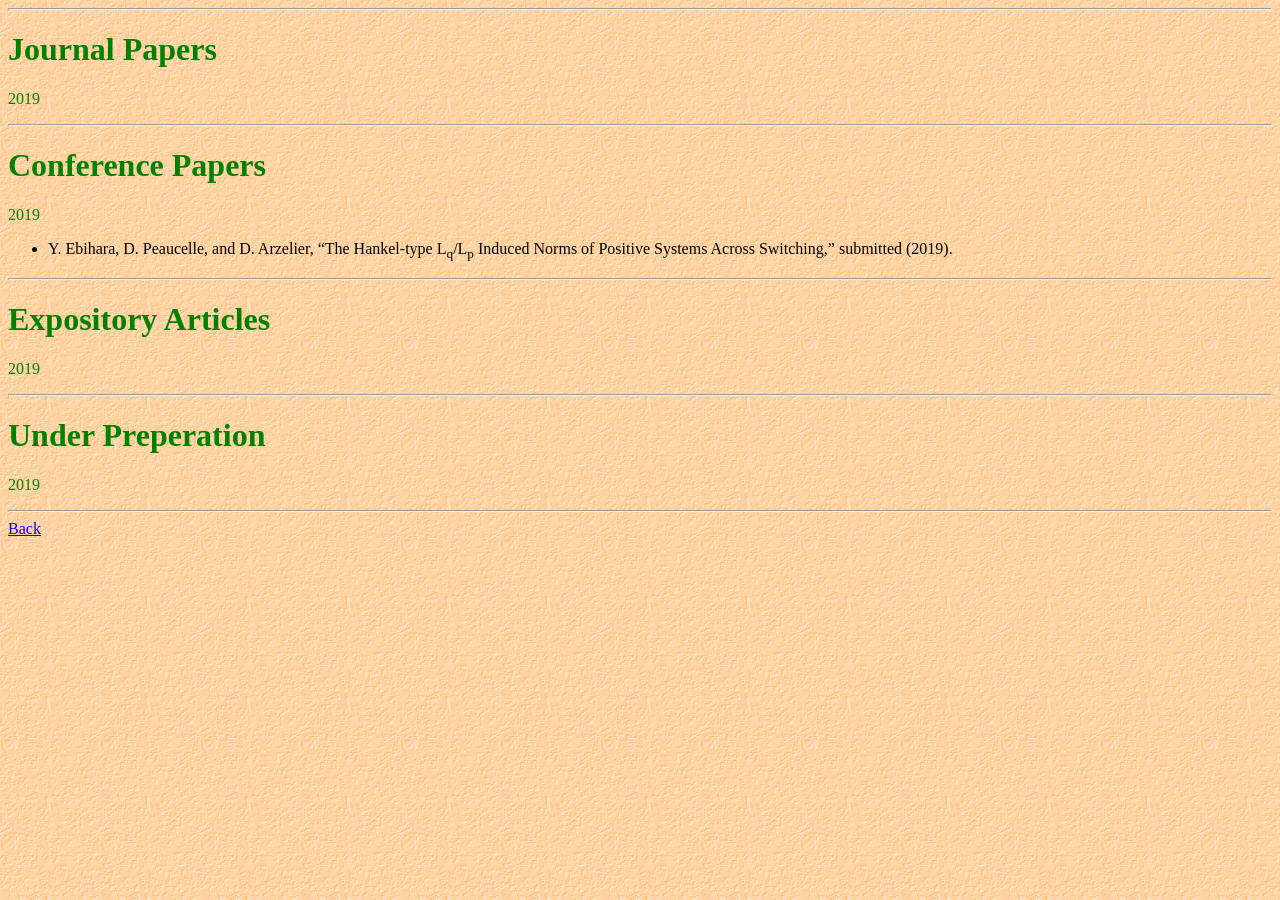
<file: achievements-review.html>
<BODY  charset="ISO-8859-1" BACKGROUND="JPG/09b.jpg" TEXT=#000000 LINK=#0000ff ALINK=#ffaaaa VLINK=#ff0000> 
<font face="Times New Roman">
<HR>
<H1><FONT COLOR="green">Journal Papers</FONT></H1>
<p>
<FONT COLOR="green">2019</FONT>
<UL>
</UL>

<HR>
<H1><FONT COLOR="green">Conference Papers</FONT></H1>
<FONT COLOR="green">2019</FONT>
<UL>
<LI>
Y. Ebihara, D. Peaucelle, and D. Arzelier,  
&#8220The Hankel-type L<sub>q</sub>/L<sub>p</sub> Induced Norms of Positive Systems Across Switching,&#8221  
submitted (2019).  
</LI>
</UL>
<p>
<HR>
<H1><FONT COLOR="green">Expository Articles</FONT></H1>
<p>
<FONT COLOR="green">2019</FONT>
<UL>
</UL>
<HR>

<H1><FONT COLOR="green">Under Preperation</FONT></H1>
<p>
<FONT COLOR="green">2019</FONT>
<UL>
</UL>
<HR>

<A HREF="index-j.html"><FONT COLOR="blue">Back</FONT></A>
</file>
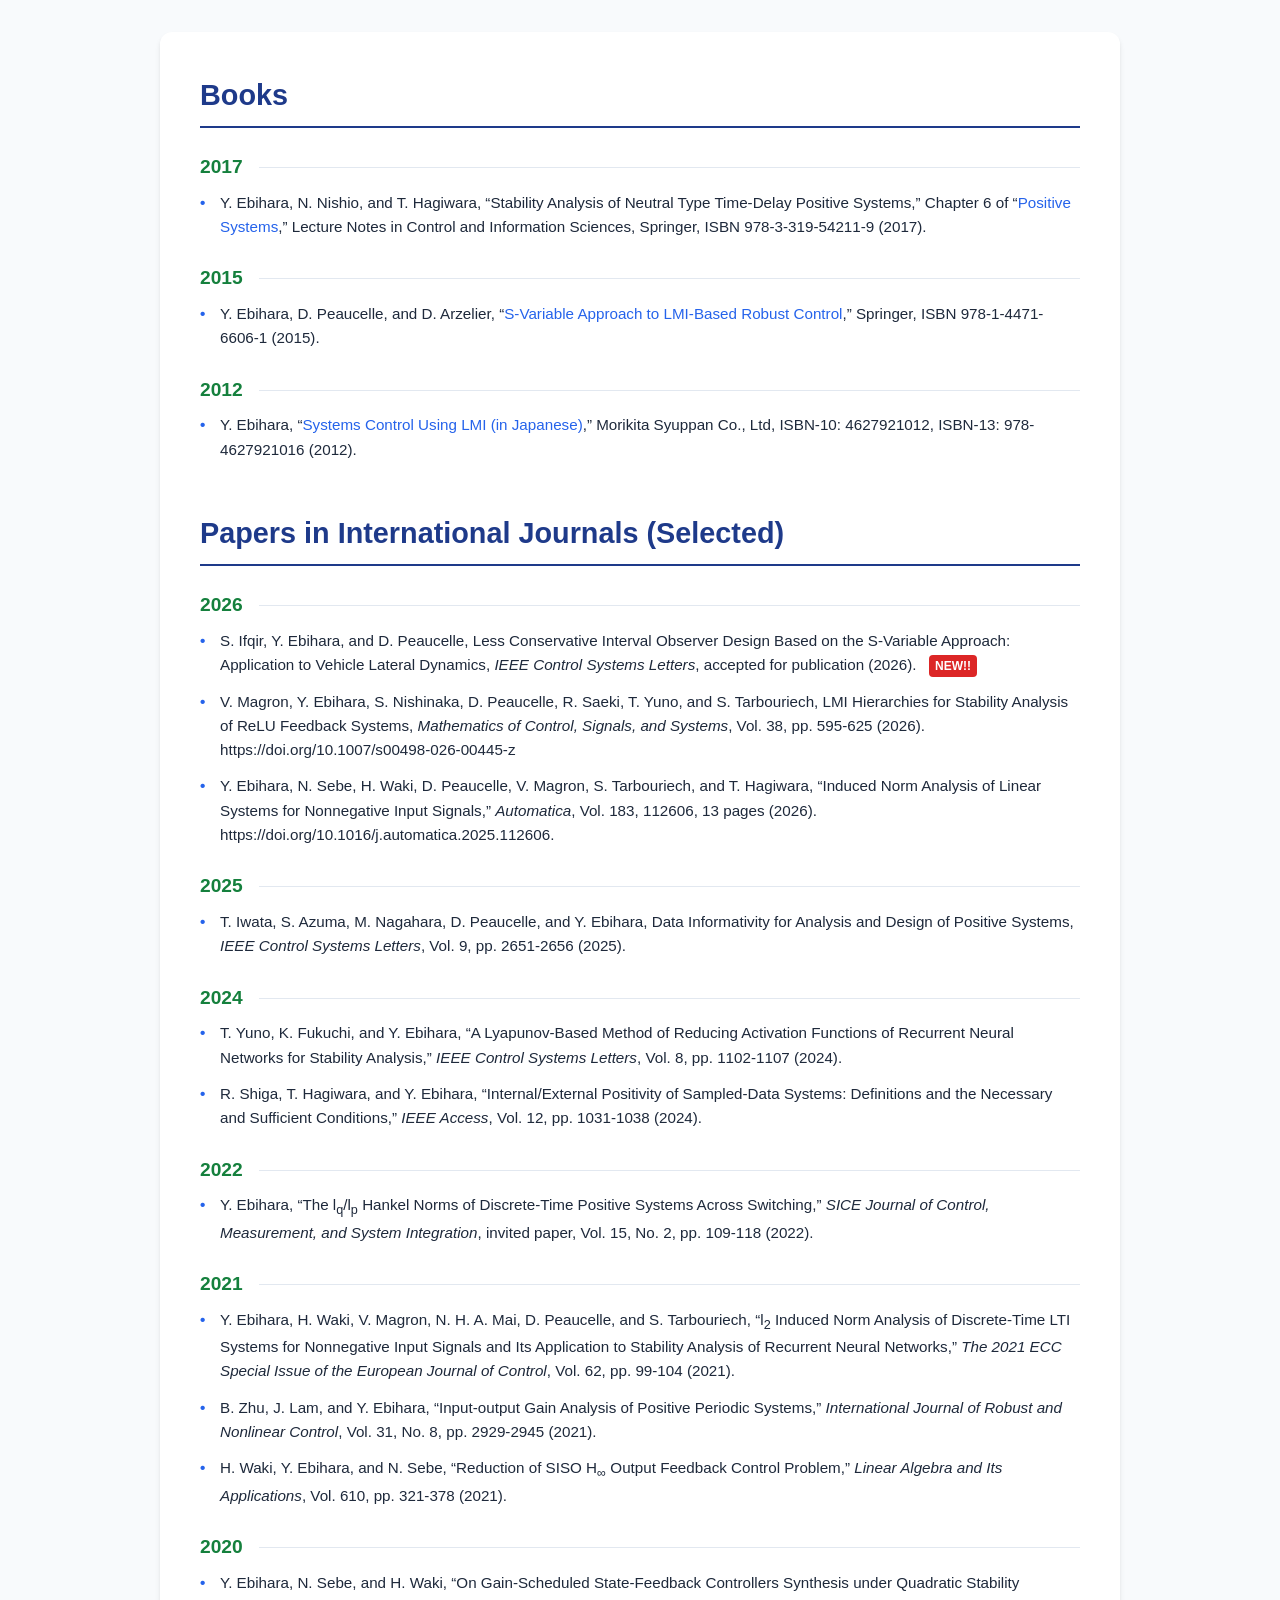
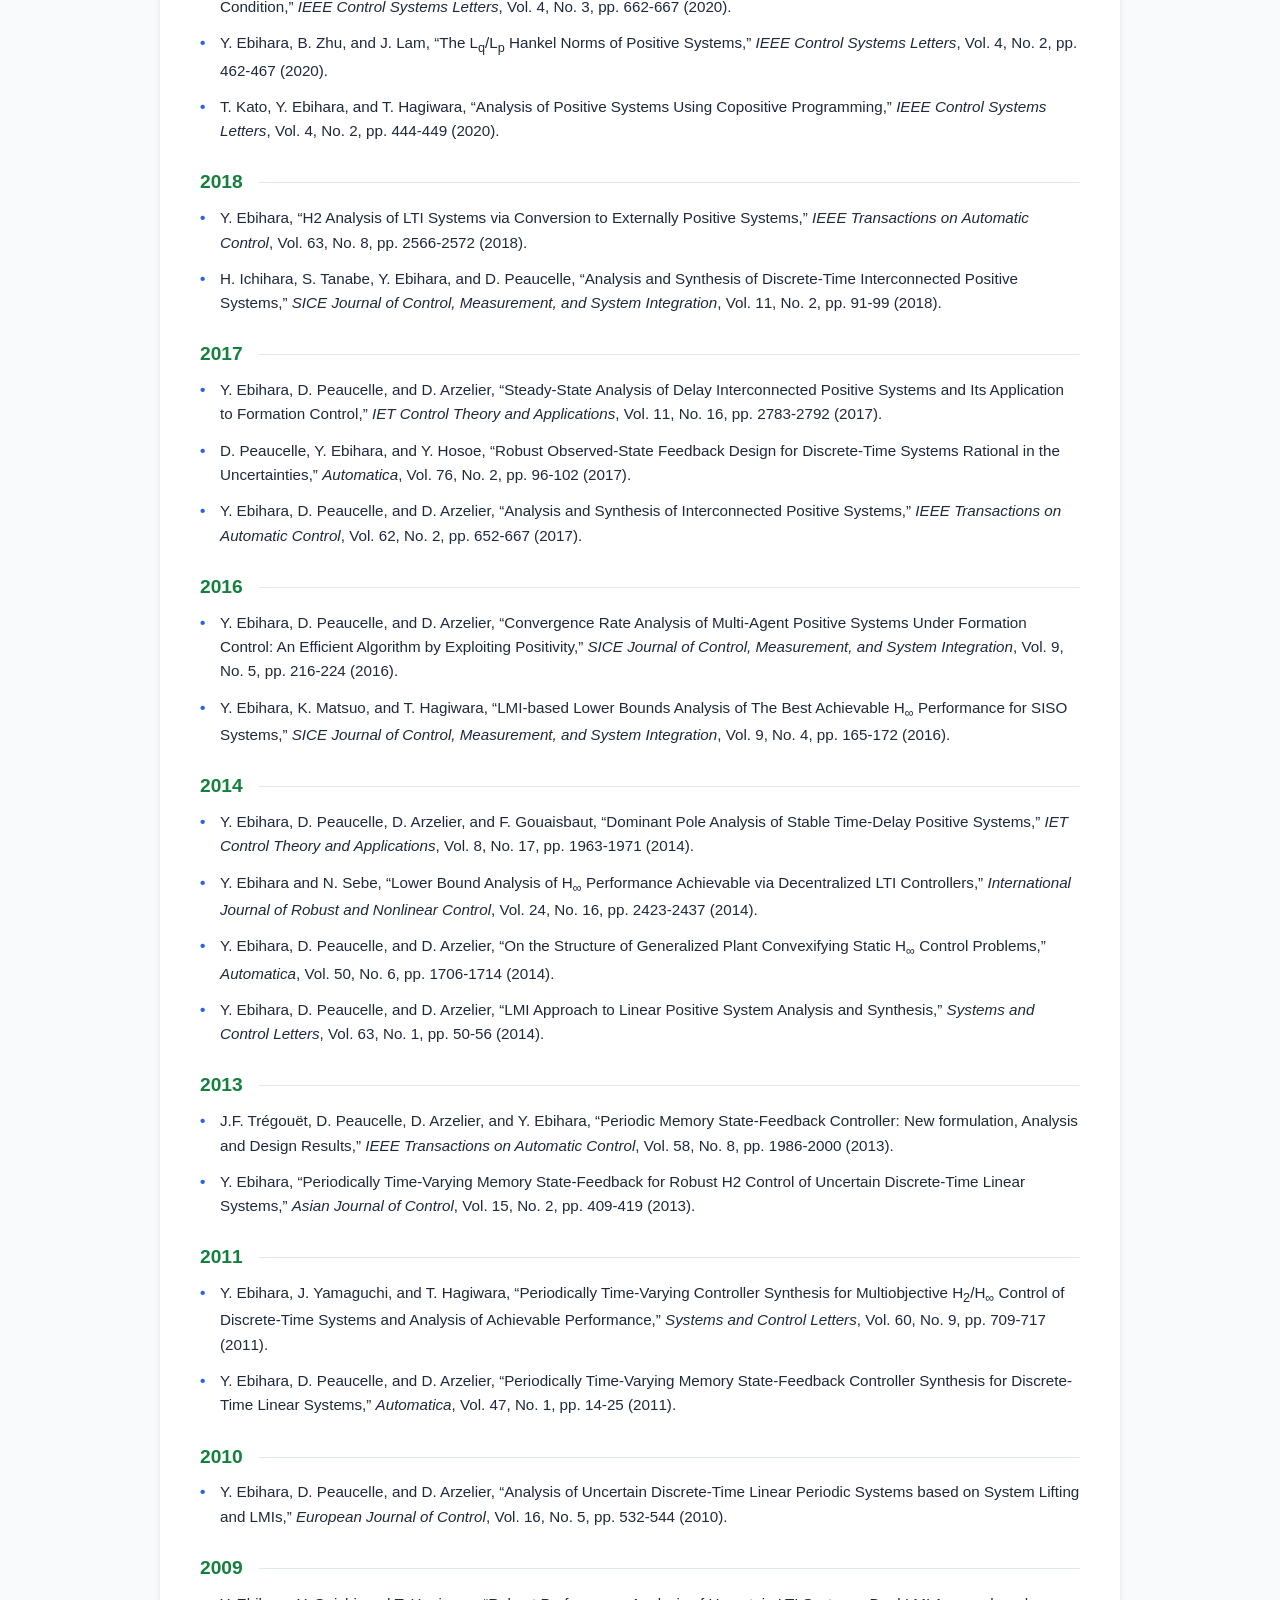
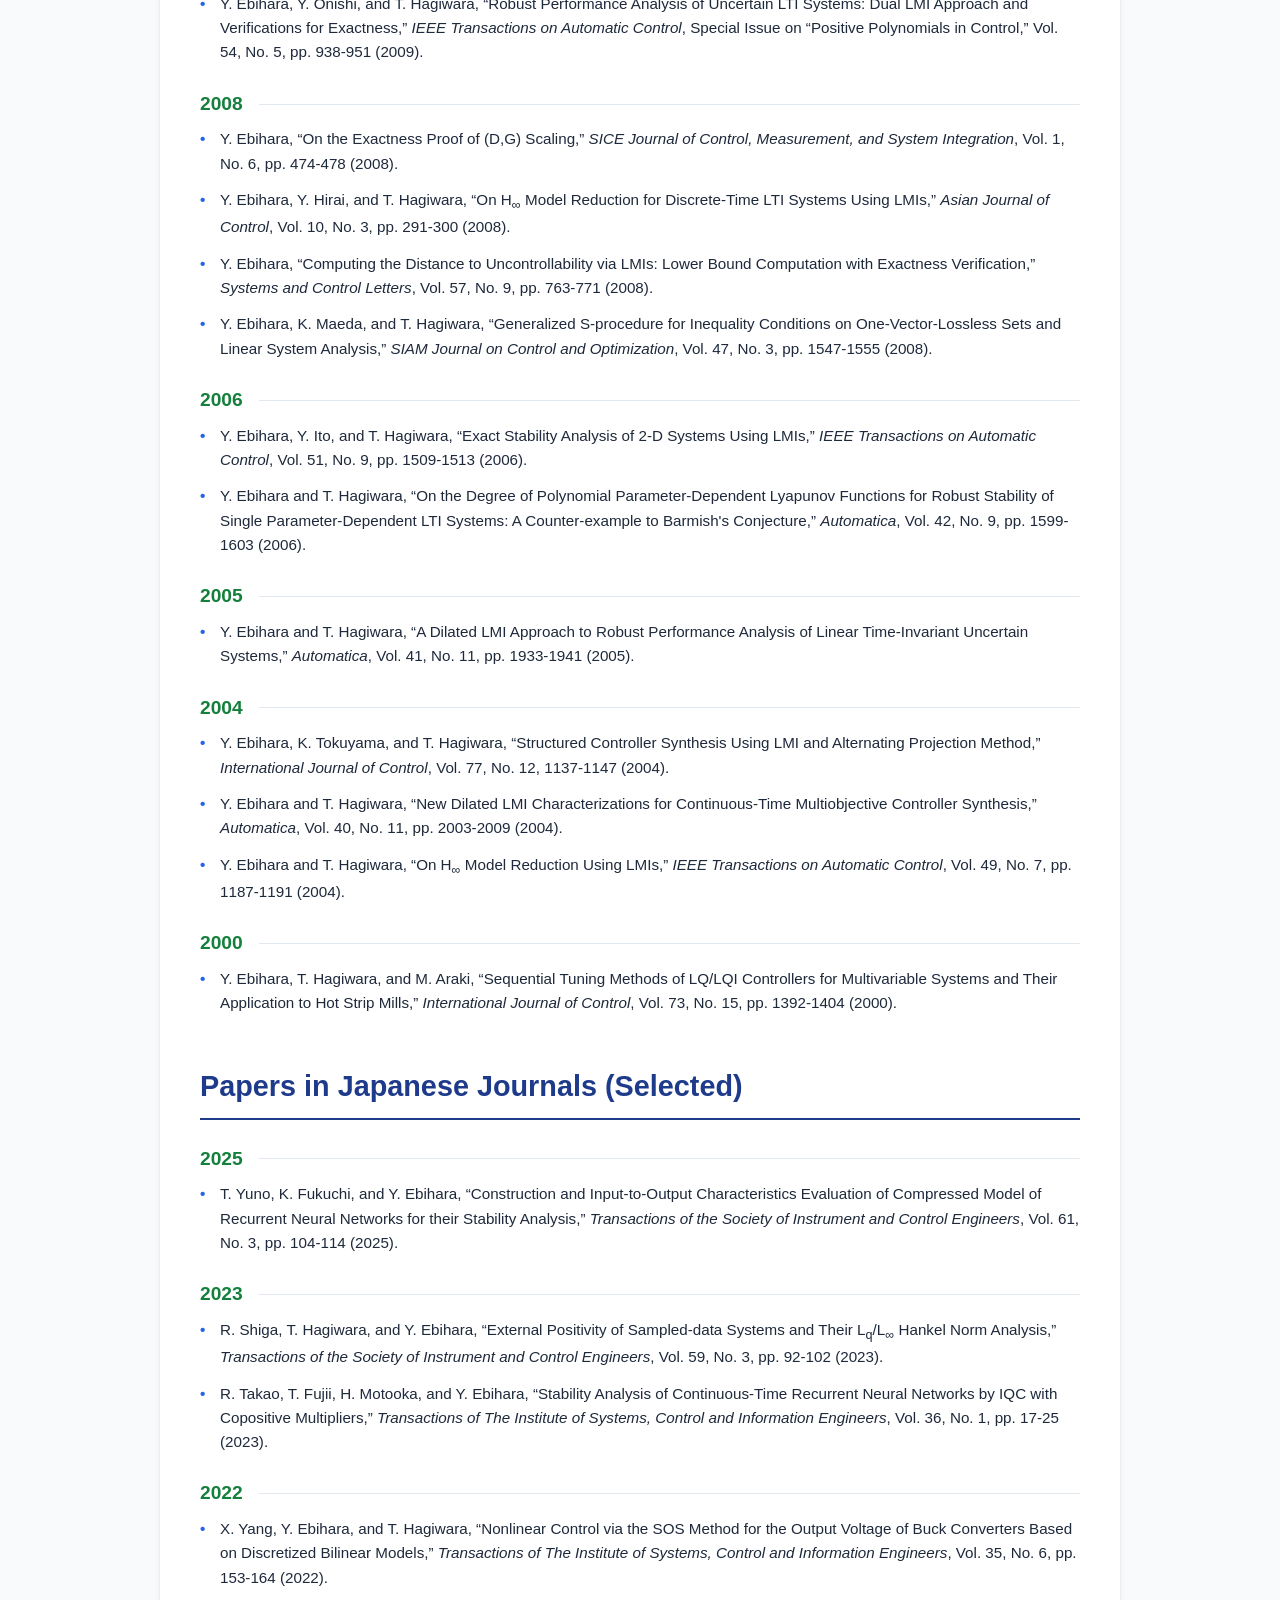
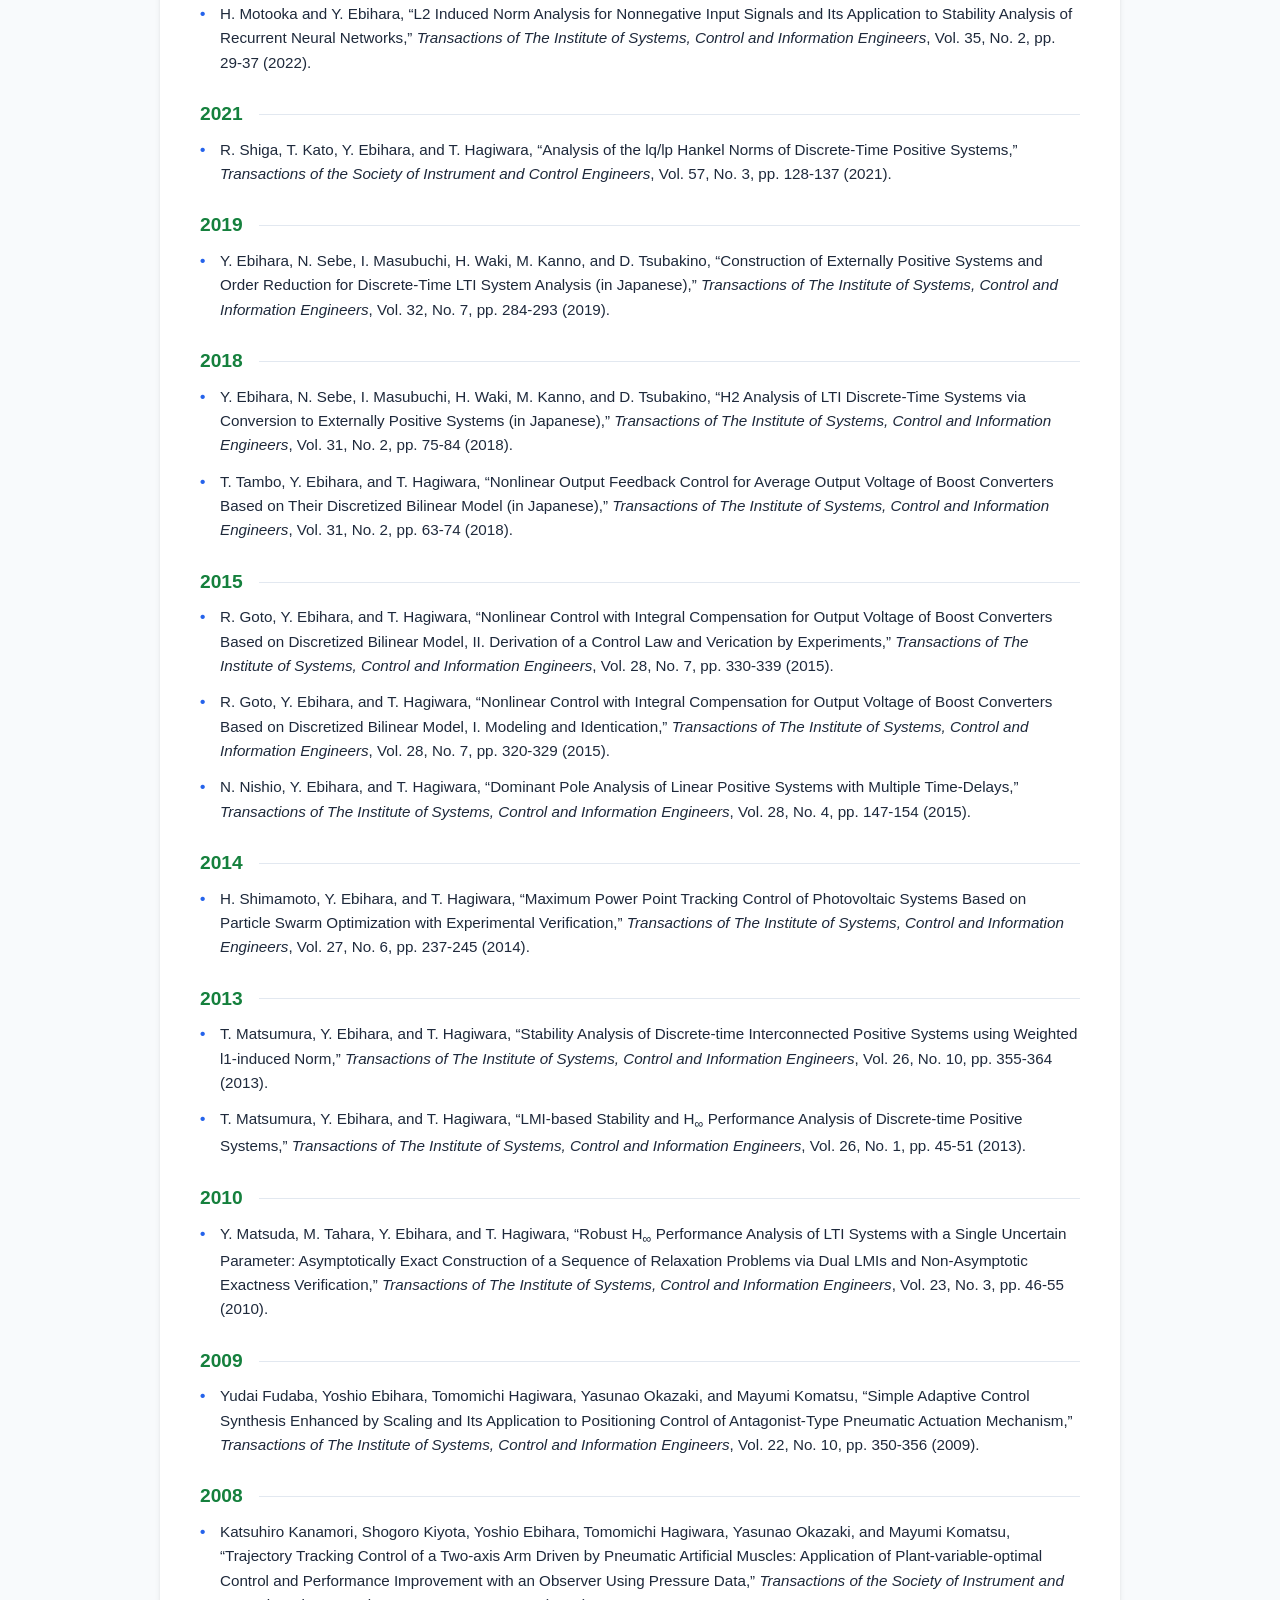
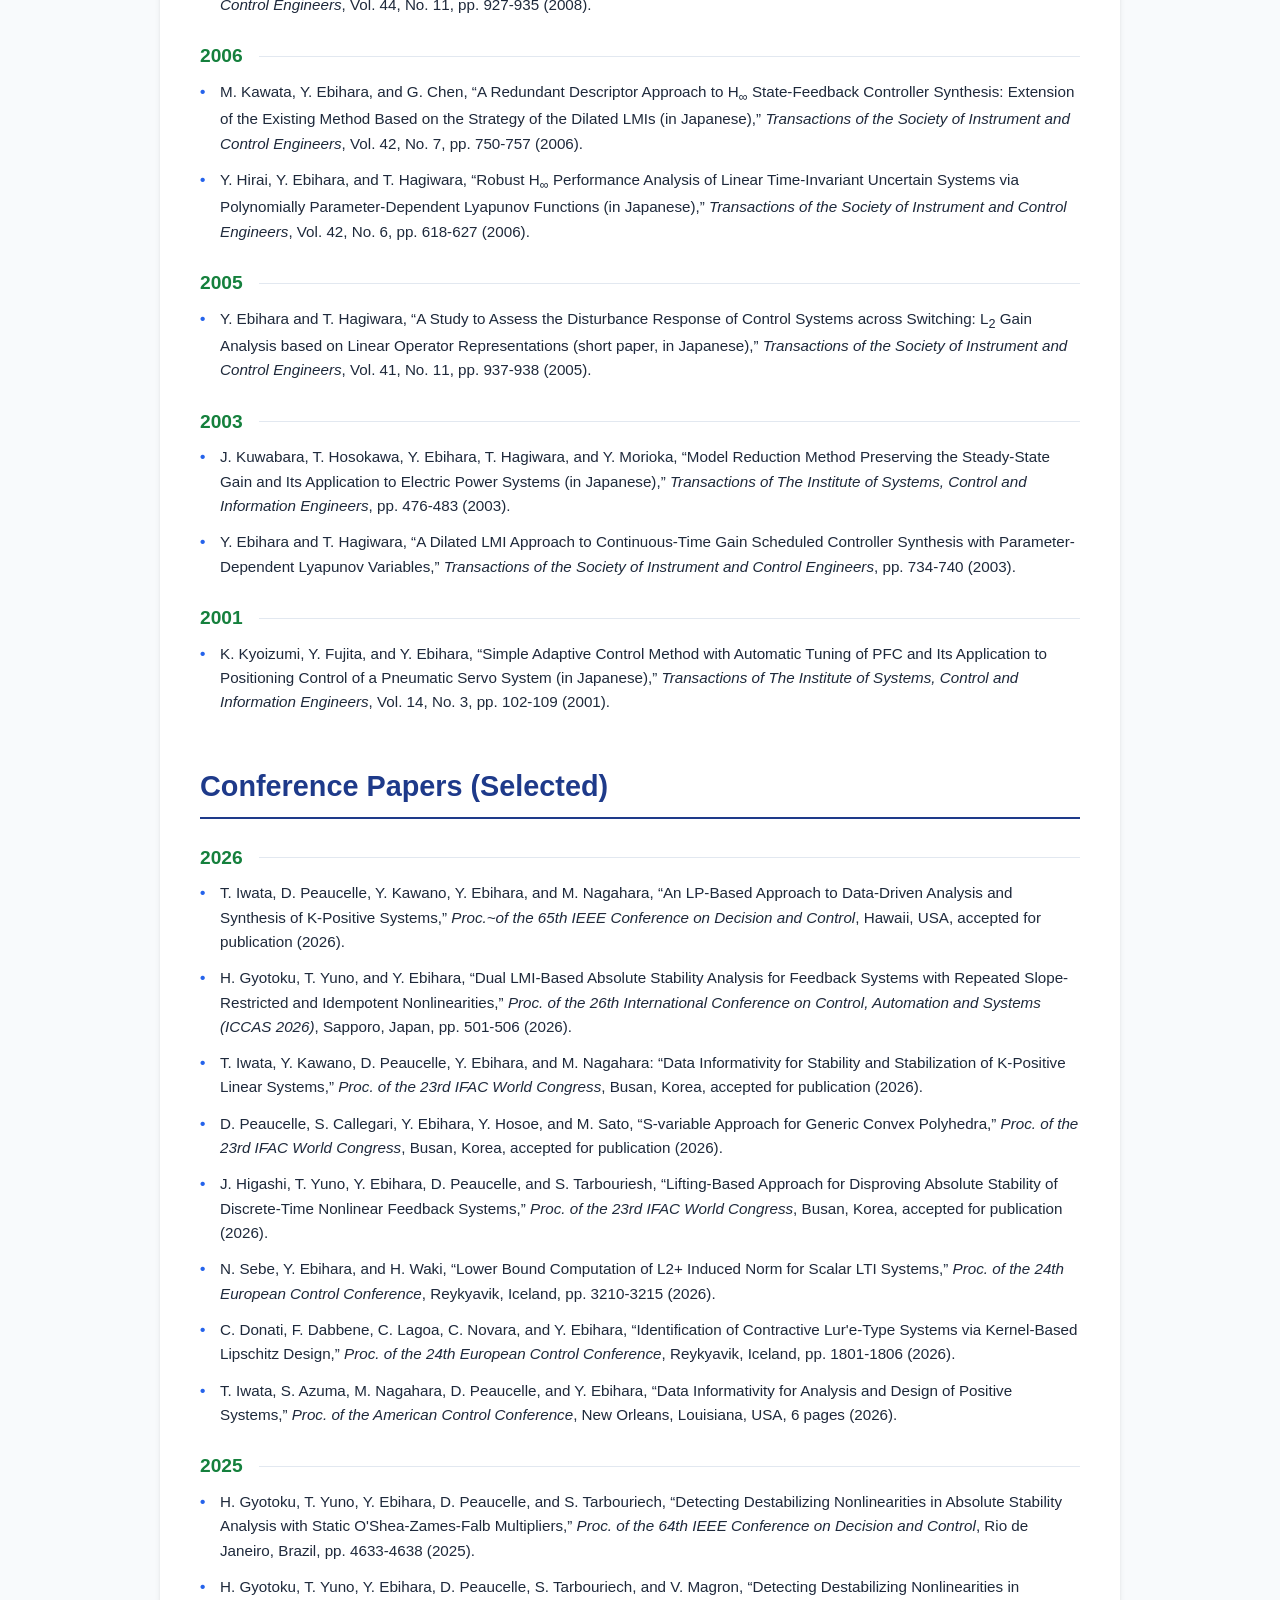
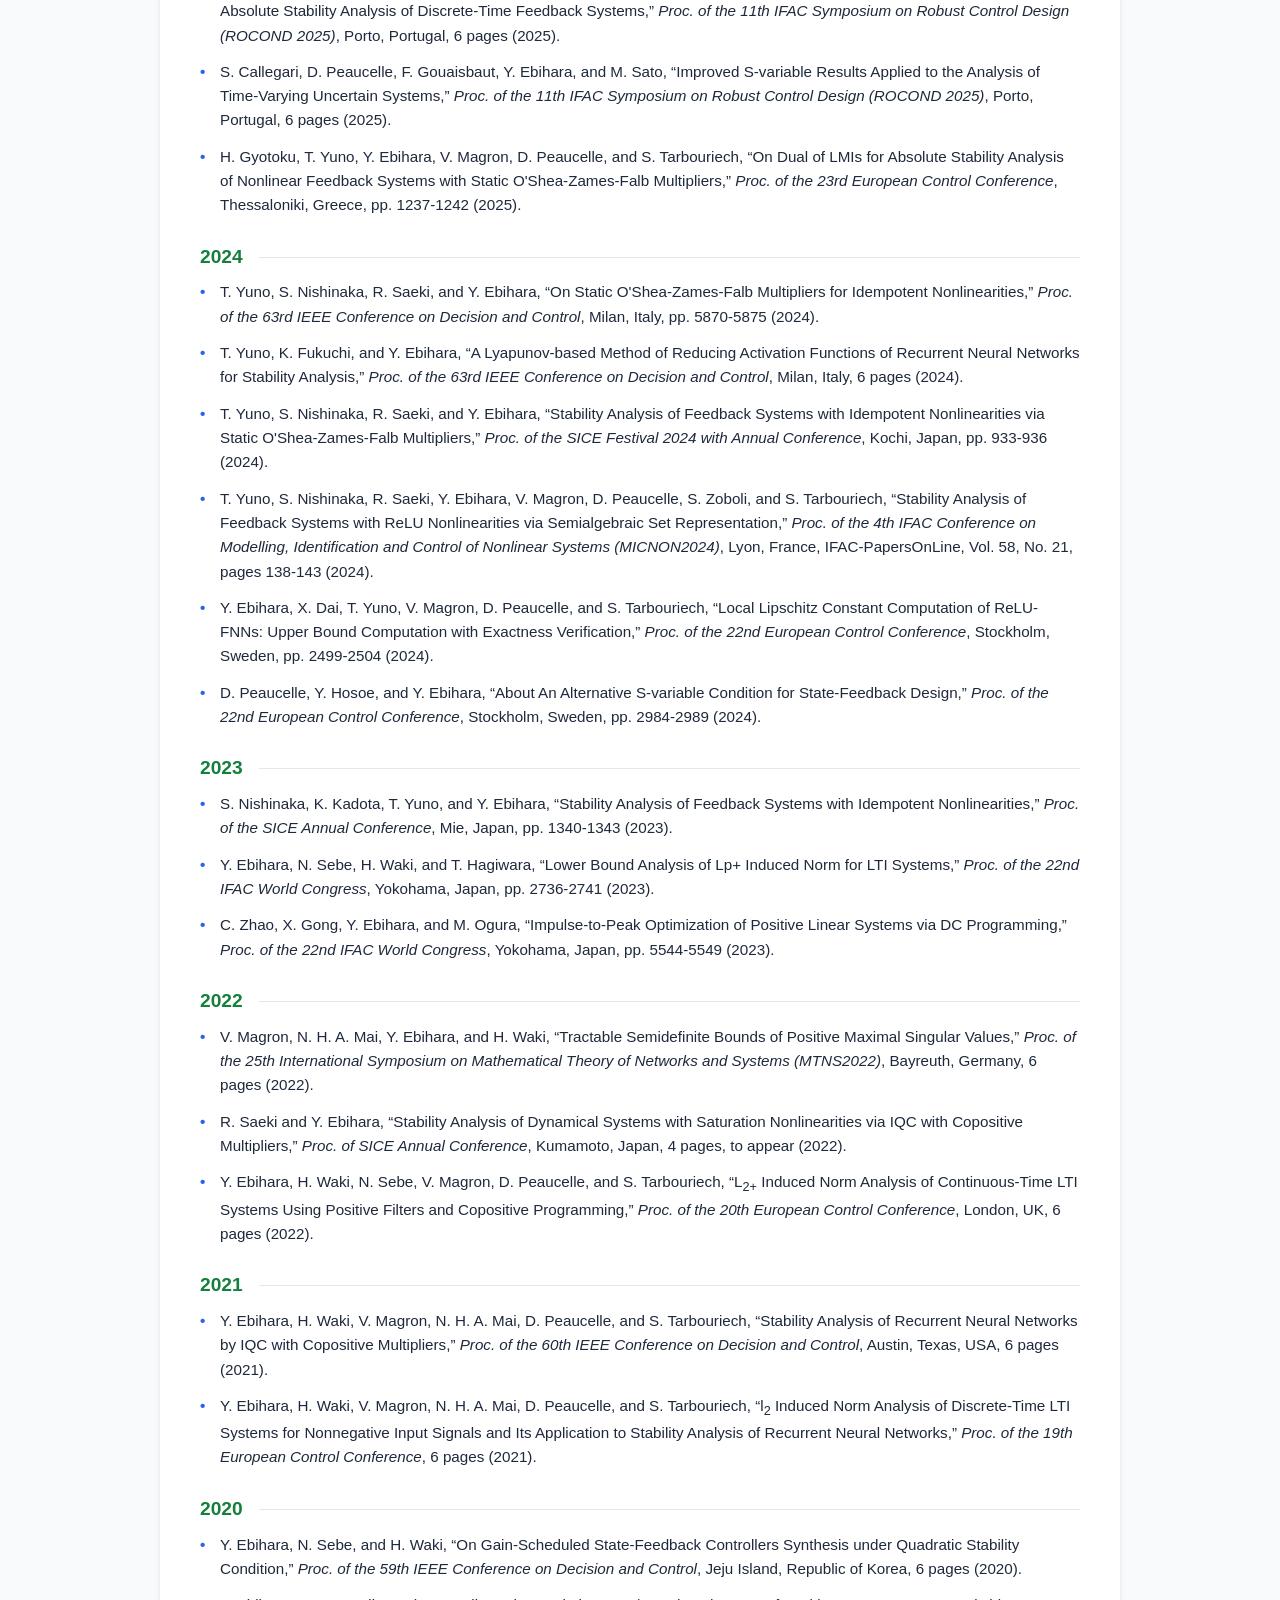
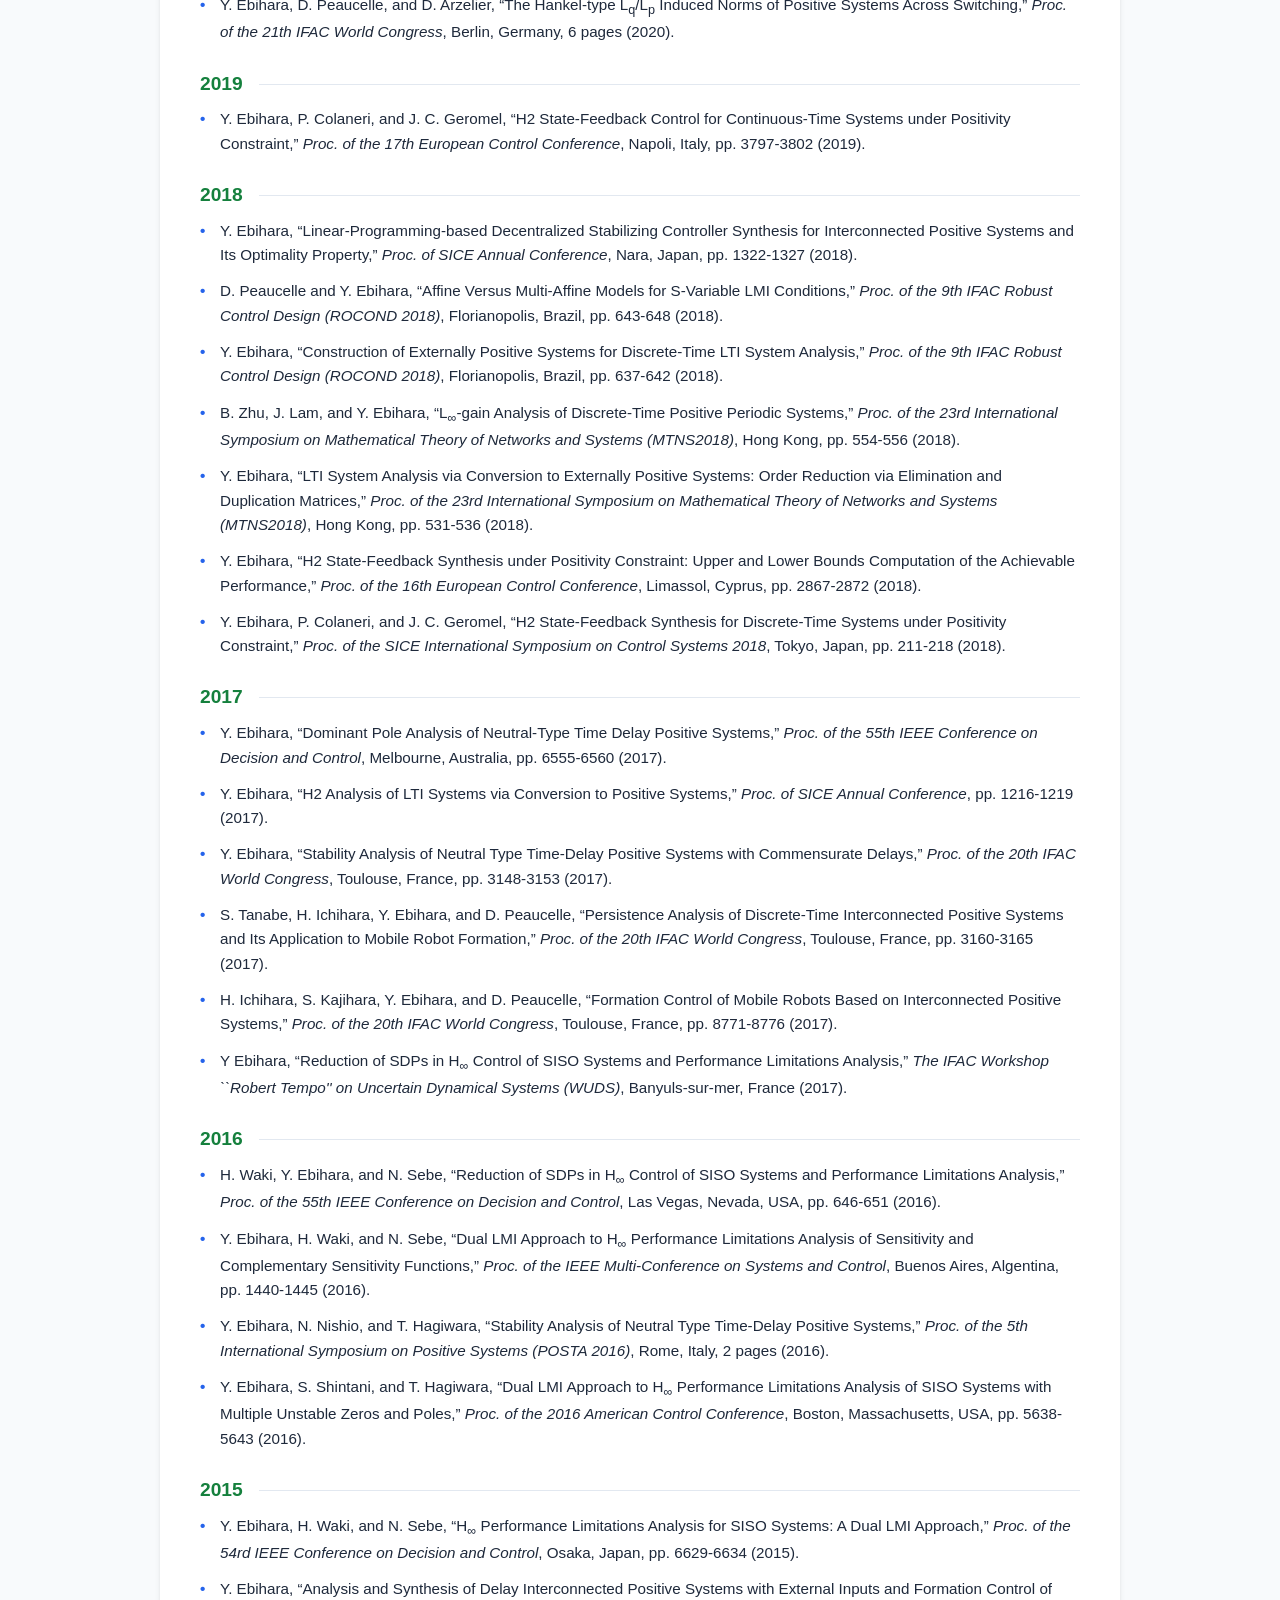
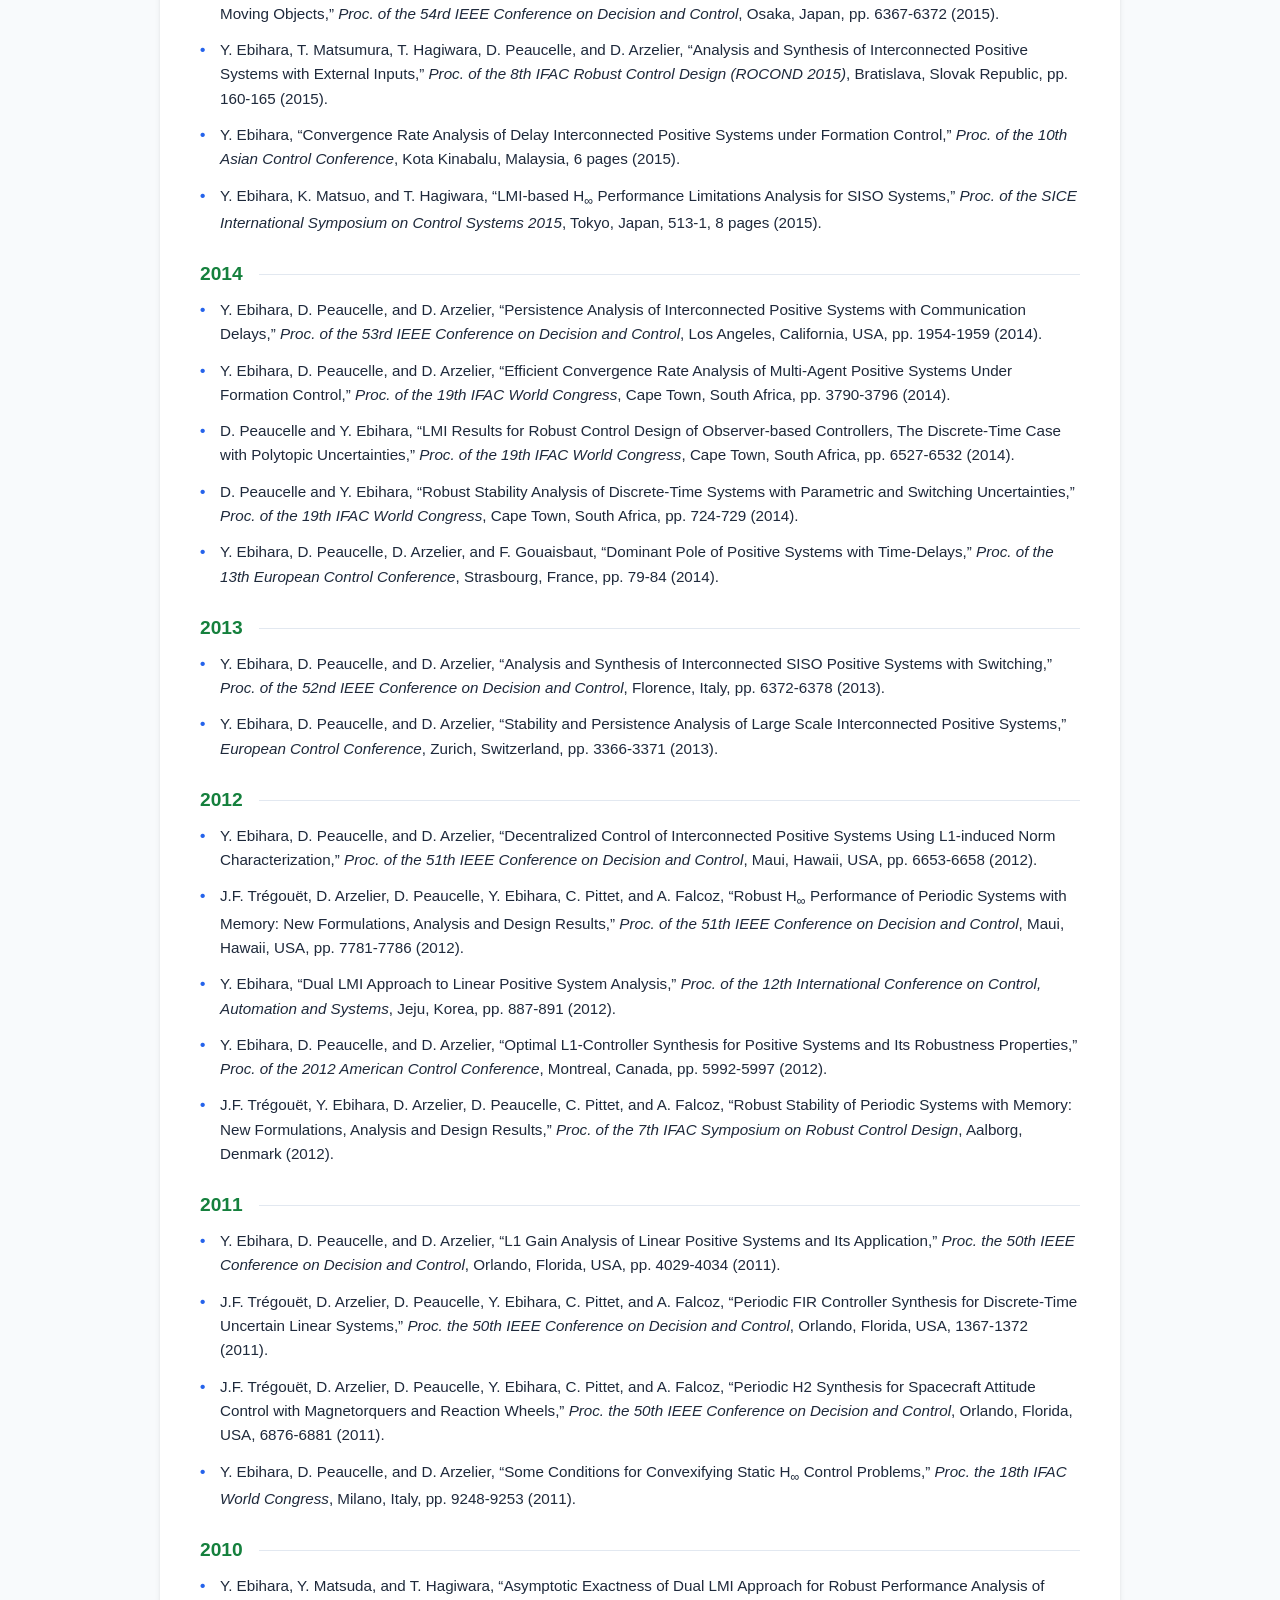
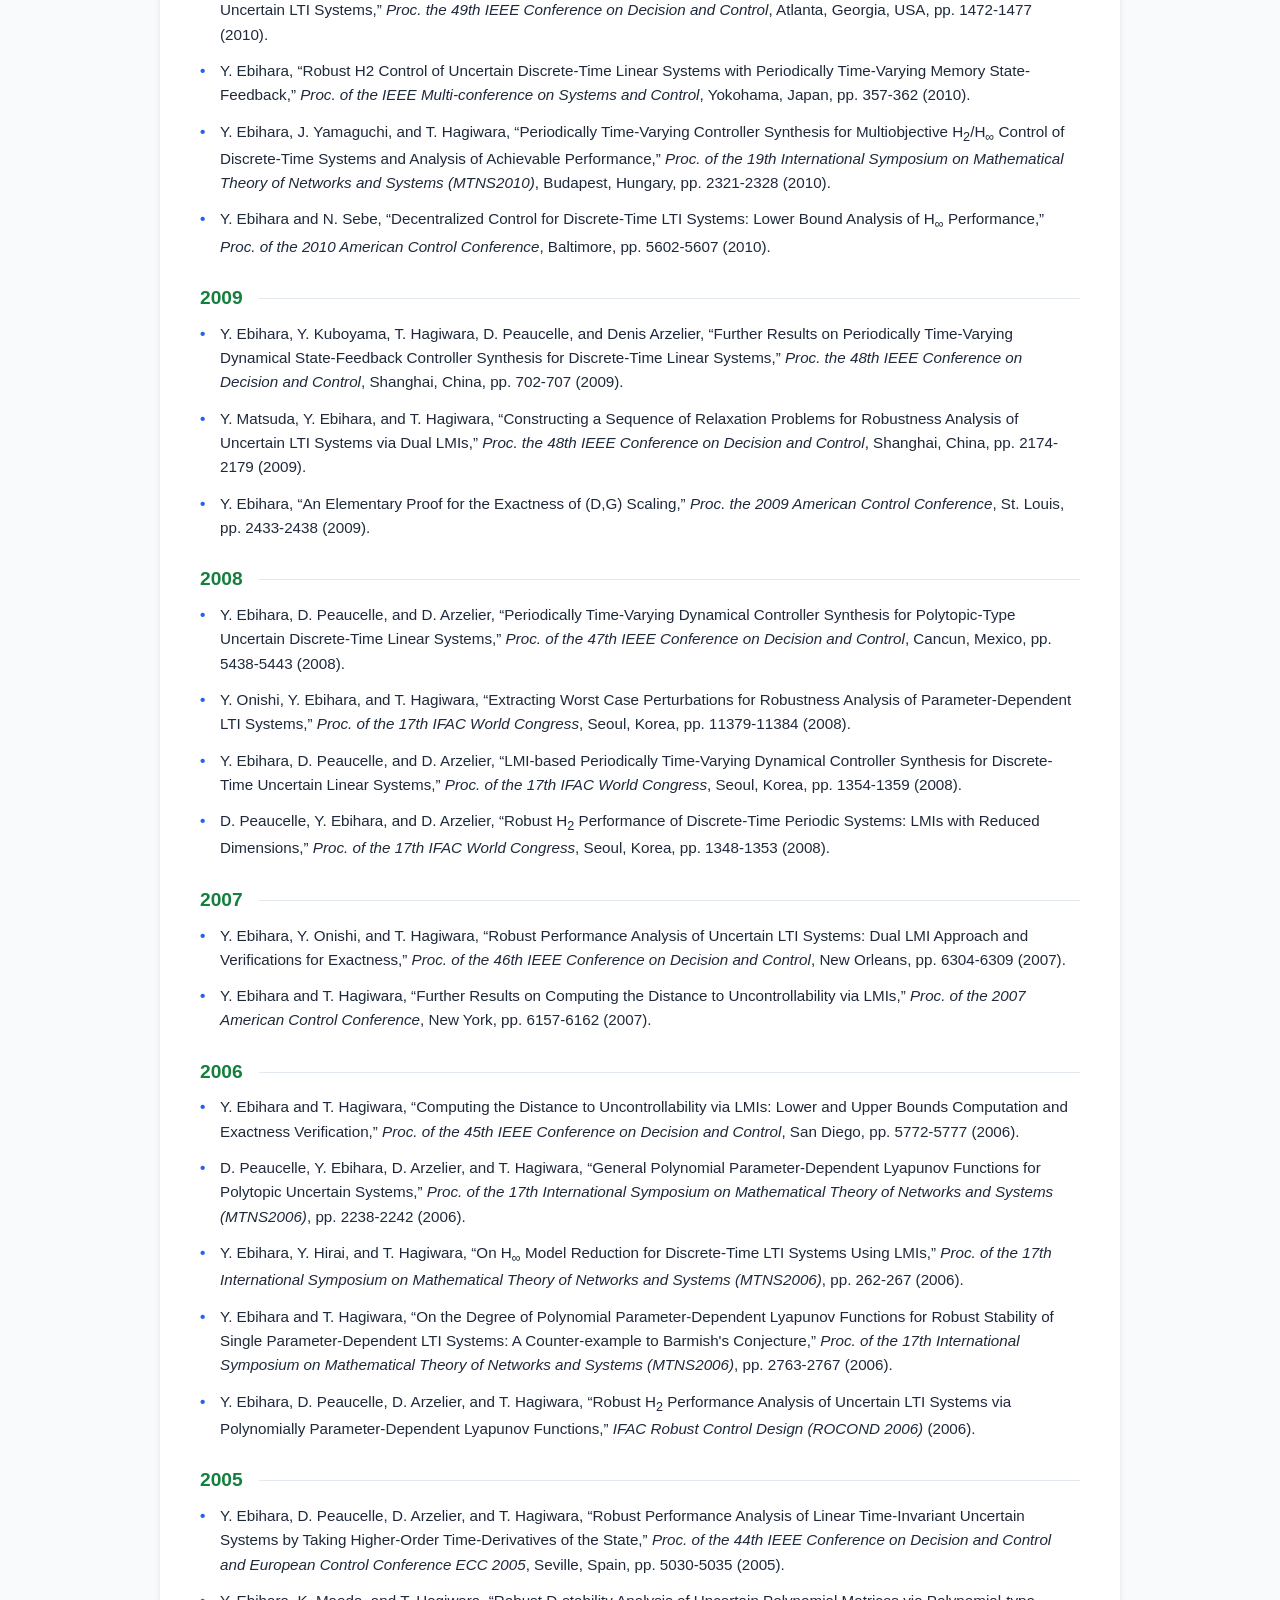
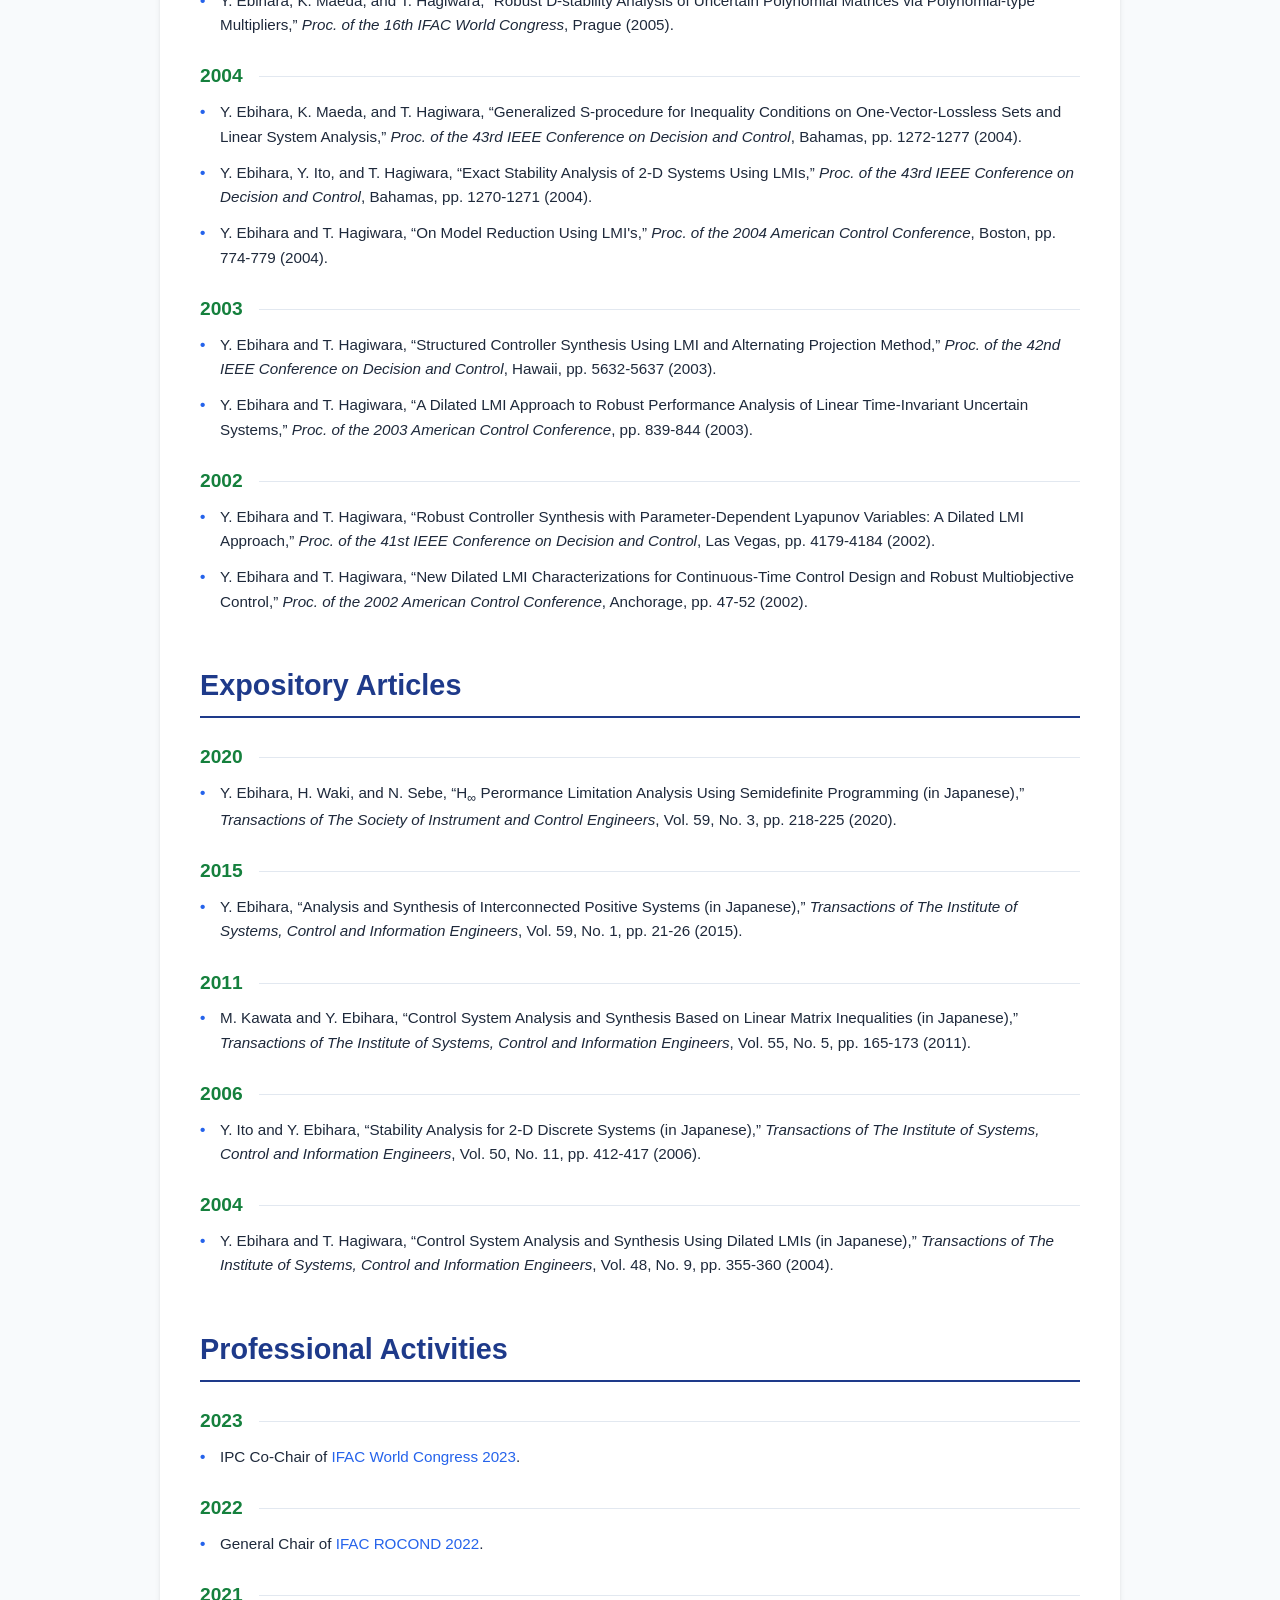
<file: achievements.html>
<!DOCTYPE html>
<html lang="en">
<head>
  <meta charset="UTF-8">
  <meta name="viewport" content="width=device-width, initial-scale=1.0">
  <title>Publications & Activities - Yoshio Ebihara</title>
  <style>
    :root {
      --primary-color: #1e3a8a;
      --secondary-color: #2563eb;
      --accent-color: #dc2626;
      --bg-color: #f8fafc;
      --card-bg: #ffffff;
      --text-color: #1e293b;
      --text-muted: #64748b;
      --border-color: #e2e8f0;
      --shadow: 0 4px 6px -1px rgba(0, 0, 0, 0.1), 0 2px 4px -1px rgba(0, 0, 0, 0.06);
    }

    * {
      box-sizing: border-box;
      margin: 0;
      padding: 0;
    }

    body {
      font-family: -apple-system, BlinkMacSystemFont, "Segoe UI", Roboto, "Helvetica Neue", Arial, sans-serif;
      line-height: 1.6;
      background-color: var(--bg-color);
      color: var(--text-color);
      padding: 2rem 1rem;
    }

    .container {
      max-width: 960px;
      margin: 0 auto;
      background: var(--card-bg);
      padding: 2.5rem;
      border-radius: 12px;
      box-shadow: var(--shadow);
    }

    /* Navigation / Top Back Link */
    .top-nav {
      margin-bottom: 2rem;
    }
    .back-btn {
      display: inline-flex;
      align-items: center;
      padding: 0.5rem 1rem;
      background-color: var(--primary-color);
      color: #fff;
      text-decoration: none;
      border-radius: 6px;
      font-weight: 500;
      transition: background-color 0.2s ease;
    }
    .back-btn:hover {
      background-color: var(--secondary-color);
    }

    /* Section Styling */
    section {
      margin-bottom: 3rem;
    }

    h1 {
      font-size: 1.8rem;
      color: var(--primary-color);
      border-bottom: 2px solid var(--primary-color);
      padding-bottom: 0.5rem;
      margin-bottom: 1.5rem;
    }

    .year-group {
      margin-bottom: 1.5rem;
    }

    .year-title {
      font-size: 1.2rem;
      font-weight: 700;
      color: #15803d; /* Green accent matching original */
      margin-bottom: 0.5rem;
      display: flex;
      align-items: center;
    }

    .year-title::after {
      content: "";
      flex: 1;
      margin-left: 1rem;
      height: 1px;
      background-color: var(--border-color);
    }

    ul {
      list-style-type: none;
      padding-left: 0;
    }

    li {
      position: relative;
      padding-left: 1.25rem;
      margin-bottom: 0.75rem;
      font-size: 0.95rem;
    }

    li::before {
      content: "•";
      position: absolute;
      left: 0;
      color: var(--secondary-color);
      font-weight: bold;
    }

    a {
      color: var(--secondary-color);
      text-decoration: none;
      transition: color 0.2s ease;
    }

    a:hover {
      text-decoration: underline;
      color: var(--primary-color);
    }

    .paper-title {
      color: #1e3a8a;
      font-weight: 500;
    }

    .badge-new {
      display: inline-block;
      background-color: var(--accent-color);
      color: #fff;
      font-size: 0.75rem;
      font-weight: bold;
      padding: 0.1rem 0.4rem;
      border-radius: 4px;
      margin-left: 0.5rem;
      vertical-align: middle;
    }

    /* Footer */
    footer {
      margin-top: 3rem;
      padding-top: 1.5rem;
      border-top: 1px solid var(--border-color);
    }

    @media (max-width: 640px) {
      body {
        padding: 1rem 0.5rem;
      }
      .container {
        padding: 1.25rem;
      }
      h1 {
        font-size: 1.4rem;
      }
    }
  </style>
</head>
<body>

<div class="container">

  <!-- Books -->
  <section id="books">
    <h1>Books</h1>
    
    <div class="year-group">
      <div class="year-title">2017</div>
      <ul>
        <li>
          Y. Ebihara, N. Nishio, and T. Hagiwara, 
          “Stability Analysis of Neutral Type Time-Delay Positive Systems,” 
          Chapter 6 of 
          “<a href="http://www.springer.com/gp/book/9783319542102" target="_blank" rel="noopener">Positive Systems</a>,” 
          Lecture Notes in Control and Information Sciences, Springer, ISBN 978-3-319-54211-9 (2017).
        </li>
      </ul>
    </div>

    <div class="year-group">
      <div class="year-title">2015</div>
      <ul>
        <li>
          Y. Ebihara, D. Peaucelle, and D. Arzelier, 
          “<a href="http://www.springer.com/engineering/control/book/978-1-4471-6605-4" target="_blank" rel="noopener">S-Variable Approach to LMI-Based Robust Control</a>,” 
          Springer, ISBN 978-1-4471-6606-1 (2015).
        </li>
      </ul>
    </div>

    <div class="year-group">
      <div class="year-title">2012</div>
      <ul>
        <li>
          Y. Ebihara, 
          “<a href="http://www.morikita.co.jp/books/book/2402" target="_blank" rel="noopener">Systems Control Using LMI (in Japanese)</a>,” 
          Morikita Syuppan Co., Ltd, ISBN-10: 4627921012, ISBN-13: 978-4627921016 (2012).
        </li>
      </ul>
    </div>
  </section>

  <!-- Papers in International Journals -->
  <section id="international-journals">
    <h1>Papers in International Journals (Selected)</h1>

    <div class="year-group">
      <div class="year-title">2026</div>
      <ul>
        <li>
	  S. Ifqir, Y. Ebihara, and D. Peaucelle,  
	  Less Conservative Interval Observer Design Based on the S-Variable Approach: 
	  Application to Vehicle Lateral Dynamics, 
	  <i> IEEE Control Systems Letters</i>, 
	  accepted for publication (2026).           <span class="badge-new">NEW!!</span>
	</li>
        <li>
	  V. Magron, Y. Ebihara, S. Nishinaka, D. Peaucelle, R. Saeki, T. Yuno, and  S. Tarbouriech,   
	  LMI Hierarchies for Stability Analysis of ReLU Feedback Systems, 
	  <i>Mathematics of Control, Signals, and Systems</i>, Vol. 38, pp. 595-625 (2026).  
	  https://doi.org/10.1007/s00498-026-00445-z
	</li>
        <li>
          Y. Ebihara, N. Sebe, H. Waki, D. Peaucelle, V. Magron, S. Tarbouriech, and T. Hagiwara, 
          “Induced Norm Analysis of Linear Systems for Nonnegative Input Signals,” 
          <i>Automatica</i>, Vol. 183, 112606, 13 pages (2026).
	  https://doi.org/10.1016/j.automatica.2025.112606.
        </li>
      </ul>
    </div>

    <div class="year-group">
      <div class="year-title">2025</div>
      <ul>
	<li>
	T. Iwata, S. Azuma, M. Nagahara, D. Peaucelle, and Y. Ebihara,   
	Data Informativity for Analysis and Design of Positive Systems,
	<i> IEEE Control Systems Letters</i>, 
	Vol. 9, pp. 2651-2656 (2025).         
        </li>
      </ul>
    </div>

    <div class="year-group">
      <div class="year-title">2024</div>
      <ul>
        <li>
          T. Yuno, K. Fukuchi, and Y. Ebihara, 
          “A Lyapunov-Based Method of Reducing Activation Functions of Recurrent Neural Networks for Stability Analysis,” 
          <i>IEEE Control Systems Letters</i>, Vol. 8, pp. 1102-1107 (2024).
        </li>
        <li>
          R. Shiga, T. Hagiwara, and Y. Ebihara, 
          “Internal/External Positivity of Sampled-Data Systems: Definitions and the Necessary and Sufficient Conditions,” 
          <i>IEEE Access</i>, Vol. 12, pp. 1031-1038 (2024).
        </li>
      </ul>
    </div>

    <div class="year-group">
      <div class="year-title">2022</div>
      <ul>
        <li>
          Y. Ebihara, 
          “The l<sub>q</sub>/l<sub>p</sub> Hankel Norms of Discrete-Time Positive Systems Across Switching,” 
          <i>SICE Journal of Control, Measurement, and System Integration</i>, invited paper, Vol. 15, No. 2, pp. 109-118 (2022).
        </li>
      </ul>
    </div>

    <div class="year-group">
      <div class="year-title">2021</div>
      <ul>
        <li>
          Y. Ebihara, H. Waki, V. Magron, N. H. A. Mai, D. Peaucelle, and S. Tarbouriech, 
          “l<sub>2</sub> Induced Norm Analysis of Discrete-Time LTI Systems for Nonnegative Input Signals and Its Application to Stability Analysis of Recurrent Neural Networks,” 
          <i>The 2021 ECC Special Issue of the European Journal of Control</i>, Vol. 62, pp. 99-104 (2021).
        </li>
        <li>
          B. Zhu, J. Lam, and Y. Ebihara, 
          “Input-output Gain Analysis of Positive Periodic Systems,” 
          <i>International Journal of Robust and Nonlinear Control</i>, Vol. 31, No. 8, pp. 2929-2945 (2021).
        </li>
        <li>
          H. Waki, Y. Ebihara, and N. Sebe, 
          “Reduction of SISO H<sub>&infin;</sub> Output Feedback Control Problem,” 
          <i>Linear Algebra and Its Applications</i>, Vol. 610, pp. 321-378 (2021).
        </li>
      </ul>
    </div>

    <div class="year-group">
      <div class="year-title">2020</div>
      <ul>
        <li>
          Y. Ebihara, N. Sebe, and H. Waki, 
          “On Gain-Scheduled State-Feedback Controllers Synthesis under Quadratic Stability Condition,” 
          <i>IEEE Control Systems Letters</i>, Vol. 4, No. 3, pp. 662-667 (2020).
        </li>
        <li>
          Y. Ebihara, B. Zhu, and J. Lam, 
          “The L<sub>q</sub>/L<sub>p</sub> Hankel Norms of Positive Systems,” 
          <i>IEEE Control Systems Letters</i>, Vol. 4, No. 2, pp. 462-467 (2020).
        </li>
        <li>
          T. Kato, Y. Ebihara, and T. Hagiwara, 
          “Analysis of Positive Systems Using Copositive Programming,” 
          <i>IEEE Control Systems Letters</i>, Vol. 4, No. 2, pp. 444-449 (2020).
        </li>
      </ul>
    </div>

    <div class="year-group">
      <div class="year-title">2018</div>
      <ul>
        <li>
          Y. Ebihara, 
          “H2 Analysis of LTI Systems via Conversion to Externally Positive Systems,” 
          <i>IEEE Transactions on Automatic Control</i>, Vol. 63, No. 8, pp. 2566-2572 (2018).
        </li>
        <li>
          H. Ichihara, S. Tanabe, Y. Ebihara, and D. Peaucelle, 
          “Analysis and Synthesis of Discrete-Time Interconnected Positive Systems,” 
          <i>SICE Journal of Control, Measurement, and System Integration</i>, Vol. 11, No. 2, pp. 91-99 (2018).
        </li>
      </ul>
    </div>

    <div class="year-group">
      <div class="year-title">2017</div>
      <ul>
        <li>
          Y. Ebihara, D. Peaucelle, and D. Arzelier, 
          “Steady-State Analysis of Delay Interconnected Positive Systems and Its Application to Formation Control,” 
          <i>IET Control Theory and Applications</i>, Vol. 11, No. 16, pp. 2783-2792 (2017).
        </li>
        <li>
          D. Peaucelle, Y. Ebihara, and Y. Hosoe, 
          “Robust Observed-State Feedback Design for Discrete-Time Systems Rational in the Uncertainties,” 
          <i>Automatica</i>, Vol. 76, No. 2, pp. 96-102 (2017).
        </li>
        <li>
          Y. Ebihara, D. Peaucelle, and D. Arzelier, 
          “Analysis and Synthesis of Interconnected Positive Systems,” 
          <i>IEEE Transactions on Automatic Control</i>, Vol. 62, No. 2, pp. 652-667 (2017).
        </li>
      </ul>
    </div>

    <div class="year-group">
      <div class="year-title">2016</div>
      <ul>
        <li>
          Y. Ebihara, D. Peaucelle, and D. Arzelier, 
          “Convergence Rate Analysis of Multi-Agent Positive Systems Under Formation Control: An Efficient Algorithm by Exploiting Positivity,” 
          <i>SICE Journal of Control, Measurement, and System Integration</i>, Vol. 9, No. 5, pp. 216-224 (2016).
        </li>
        <li>
          Y. Ebihara, K. Matsuo, and T. Hagiwara, 
          “LMI-based Lower Bounds Analysis of The Best Achievable H<sub>&infin;</sub> Performance for SISO Systems,” 
          <i>SICE Journal of Control, Measurement, and System Integration</i>, Vol. 9, No. 4, pp. 165-172 (2016).
        </li>
      </ul>
    </div>

    <div class="year-group">
      <div class="year-title">2014</div>
      <ul>
        <li>
          Y. Ebihara, D. Peaucelle, D. Arzelier, and F. Gouaisbaut, 
          “Dominant Pole Analysis of Stable Time-Delay Positive Systems,” 
          <i>IET Control Theory and Applications</i>, Vol. 8, No. 17, pp. 1963-1971 (2014).
        </li>
        <li>
          Y. Ebihara and N. Sebe, 
          “Lower Bound Analysis of H<sub>&infin;</sub> Performance Achievable via Decentralized LTI Controllers,” 
          <i>International Journal of Robust and Nonlinear Control</i>, Vol. 24, No. 16, pp. 2423-2437 (2014).
        </li>
        <li>
          Y. Ebihara, D. Peaucelle, and D. Arzelier, 
          “On the Structure of Generalized Plant Convexifying Static H<sub>&infin;</sub> Control Problems,” 
          <i>Automatica</i>, Vol. 50, No. 6, pp. 1706-1714 (2014).
        </li>
        <li>
          Y. Ebihara, D. Peaucelle, and D. Arzelier, 
          “LMI Approach to Linear Positive System Analysis and Synthesis,” 
          <i>Systems and Control Letters</i>, Vol. 63, No. 1, pp. 50-56 (2014).
        </li>
      </ul>
    </div>

    <div class="year-group">
      <div class="year-title">2013</div>
      <ul>
        <li>
          J.F. Trégouët, D. Peaucelle, D. Arzelier, and Y. Ebihara, 
          “Periodic Memory State-Feedback Controller: New formulation, Analysis and Design Results,” 
          <i>IEEE Transactions on Automatic Control</i>, Vol. 58, No. 8, pp. 1986-2000 (2013).
        </li>
        <li>
          Y. Ebihara, 
          “Periodically Time-Varying Memory State-Feedback for Robust H2 Control of Uncertain Discrete-Time Linear Systems,” 
          <i>Asian Journal of Control</i>, Vol. 15, No. 2, pp. 409-419 (2013).
        </li>
      </ul>
    </div>

    <div class="year-group">
      <div class="year-title">2011</div>
      <ul>
        <li>
          Y. Ebihara, J. Yamaguchi, and T. Hagiwara, 
          “Periodically Time-Varying Controller Synthesis for Multiobjective H<sub>2</sub>/H<sub>&infin;</sub> Control of Discrete-Time Systems and Analysis of Achievable Performance,” 
          <i>Systems and Control Letters</i>, Vol. 60, No. 9, pp. 709-717 (2011).
        </li>
        <li>
          Y. Ebihara, D. Peaucelle, and D. Arzelier, 
          “Periodically Time-Varying Memory State-Feedback Controller Synthesis for Discrete-Time Linear Systems,” 
          <i>Automatica</i>, Vol. 47, No. 1, pp. 14-25 (2011).
        </li>
      </ul>
    </div>

    <div class="year-group">
      <div class="year-title">2010</div>
      <ul>
        <li>
          Y. Ebihara, D. Peaucelle, and D. Arzelier, 
          “Analysis of Uncertain Discrete-Time Linear Periodic Systems based on System Lifting and LMIs,” 
          <i>European Journal of Control</i>, Vol. 16, No. 5, pp. 532-544 (2010).
        </li>
      </ul>
    </div>

    <div class="year-group">
      <div class="year-title">2009</div>
      <ul>
        <li>
          Y. Ebihara, Y. Onishi, and T. Hagiwara, 
          “Robust Performance Analysis of Uncertain LTI Systems: Dual LMI Approach and Verifications for Exactness,” 
          <i>IEEE Transactions on Automatic Control</i>, Special Issue on “Positive Polynomials in Control,” Vol. 54, No. 5, pp. 938-951 (2009).
        </li>
      </ul>
    </div>

    <div class="year-group">
      <div class="year-title">2008</div>
      <ul>
        <li>
          Y. Ebihara, 
          “On the Exactness Proof of (D,G) Scaling,” 
          <i>SICE Journal of Control, Measurement, and System Integration</i>, Vol. 1, No. 6, pp. 474-478 (2008).
        </li>
        <li>
          Y. Ebihara, Y. Hirai, and T. Hagiwara, 
          “On H<sub>&infin;</sub> Model Reduction for Discrete-Time LTI Systems Using LMIs,” 
          <i>Asian Journal of Control</i>, Vol. 10, No. 3, pp. 291-300 (2008).
        </li>
        <li>
          Y. Ebihara, 
          “Computing the Distance to Uncontrollability via LMIs: Lower Bound Computation with Exactness Verification,” 
          <i>Systems and Control Letters</i>, Vol. 57, No. 9, pp. 763-771 (2008).
        </li>
        <li>
          Y. Ebihara, K. Maeda, and T. Hagiwara, 
          “Generalized S-procedure for Inequality Conditions on One-Vector-Lossless Sets and Linear System Analysis,” 
          <i>SIAM Journal on Control and Optimization</i>, Vol. 47, No. 3, pp. 1547-1555 (2008).
        </li>
      </ul>
    </div>

    <div class="year-group">
      <div class="year-title">2006</div>
      <ul>
        <li>
          Y. Ebihara, Y. Ito, and T. Hagiwara, 
          “Exact Stability Analysis of 2-D Systems Using LMIs,” 
          <i>IEEE Transactions on Automatic Control</i>, Vol. 51, No. 9, pp. 1509-1513 (2006).
        </li>
        <li>
          Y. Ebihara and T. Hagiwara, 
          “On the Degree of Polynomial Parameter-Dependent Lyapunov Functions for Robust Stability of Single Parameter-Dependent LTI Systems:
	  A Counter-example to Barmish&apos;s Conjecture,” 
          <i>Automatica</i>, Vol. 42, No. 9, pp. 1599-1603 (2006).
        </li>
      </ul>
    </div>

    <div class="year-group">
      <div class="year-title">2005</div>
      <ul>
        <li>
          Y. Ebihara and T. Hagiwara, 
          “A Dilated LMI Approach to Robust Performance Analysis of Linear Time-Invariant Uncertain Systems,” 
          <i>Automatica</i>, Vol. 41, No. 11, pp. 1933-1941 (2005).
        </li>
      </ul>
    </div>

    <div class="year-group">
      <div class="year-title">2004</div>
      <ul>
        <li>
          Y. Ebihara, K. Tokuyama, and T. Hagiwara, 
          “Structured Controller Synthesis Using LMI and Alternating Projection Method,” 
          <i>International Journal of Control</i>, Vol. 77, No. 12, 1137-1147 (2004).
        </li>
        <li>
          Y. Ebihara and T. Hagiwara, 
          “New Dilated LMI Characterizations for Continuous-Time Multiobjective Controller Synthesis,” 
          <i>Automatica</i>, Vol. 40, No. 11, pp. 2003-2009 (2004).
        </li>
        <li>
          Y. Ebihara and T. Hagiwara, 
          “On H<sub>&infin;</sub> Model Reduction Using LMIs,” 
          <i>IEEE Transactions on Automatic Control</i>, Vol. 49, No. 7, pp. 1187-1191 (2004).
        </li>
      </ul>
    </div>

    <div class="year-group">
      <div class="year-title">2000</div>
      <ul>
        <li>
          Y. Ebihara, T. Hagiwara, and M. Araki, 
          “Sequential Tuning Methods of LQ/LQI Controllers for Multivariable Systems and Their Application to Hot Strip Mills,” 
          <i>International Journal of Control</i>, Vol. 73, No. 15, pp. 1392-1404 (2000).
        </li>
      </ul>
    </div>
  </section>

  <!-- Papers in Japanese Journals -->
  <section id="japanese-journals">
    <h1>Papers in Japanese Journals (Selected)</h1>

    <div class="year-group">
      <div class="year-title">2025</div>
      <ul>
        <li>
          T. Yuno, K. Fukuchi, and Y. Ebihara, 
          “Construction and Input-to-Output Characteristics Evaluation of Compressed Model of Recurrent Neural Networks for their Stability Analysis,” 
          <i>Transactions of the Society of Instrument and Control Engineers</i>, Vol. 61, No. 3, pp. 104-114 (2025).
        </li>
      </ul>
    </div>

    <div class="year-group">
      <div class="year-title">2023</div>
      <ul>
        <li>
          R. Shiga, T. Hagiwara, and Y. Ebihara, 
          “External Positivity of Sampled-data Systems and Their L<sub>q</sub>/L<sub>&infin;</sub> Hankel Norm Analysis,” 
          <i>Transactions of the Society of Instrument and Control Engineers</i>, Vol. 59, No. 3, pp. 92-102 (2023).
        </li>
        <li>
          R. Takao, T. Fujii, H. Motooka, and Y. Ebihara, 
          “Stability Analysis of Continuous-Time Recurrent Neural Networks by IQC with Copositive Multipliers,” 
          <i>Transactions of The Institute of Systems, Control and Information Engineers</i>, Vol. 36, No. 1, pp. 17-25 (2023).
        </li>
      </ul>
    </div>

    <div class="year-group">
      <div class="year-title">2022</div>
      <ul>
        <li>
          X. Yang, Y. Ebihara, and T. Hagiwara, 
          “Nonlinear Control via the SOS Method for the Output Voltage of Buck Converters Based on Discretized Bilinear Models,” 
          <i>Transactions of The Institute of Systems, Control and Information Engineers</i>, Vol. 35, No. 6, pp. 153-164 (2022).
        </li>
        <li>
          H. Motooka and Y. Ebihara, 
          “L2 Induced Norm Analysis for Nonnegative Input Signals and Its Application to Stability Analysis of Recurrent Neural Networks,” 
          <i>Transactions of The Institute of Systems, Control and Information Engineers</i>, Vol. 35, No. 2, pp. 29-37 (2022).
        </li>
      </ul>
    </div>

    <div class="year-group">
      <div class="year-title">2021</div>
      <ul>
        <li>
          R. Shiga, T. Kato, Y. Ebihara, and T. Hagiwara, 
          “Analysis of the lq/lp Hankel Norms of Discrete-Time Positive Systems,” 
          <i>Transactions of the Society of Instrument and Control Engineers</i>, Vol. 57, No. 3, pp. 128-137 (2021).
        </li>
      </ul>
    </div>

    <div class="year-group">
      <div class="year-title">2019</div>
      <ul>
        <li>
          Y. Ebihara, N. Sebe, I. Masubuchi, H. Waki, M. Kanno, and D. Tsubakino, 
          “Construction of Externally Positive Systems and Order Reduction for Discrete-Time LTI System Analysis (in Japanese),” 
          <i>Transactions of The Institute of Systems, Control and Information Engineers</i>, Vol. 32, No. 7, pp. 284-293 (2019).
        </li>
      </ul>
    </div>

    <div class="year-group">
      <div class="year-title">2018</div>
      <ul>
        <li>
          Y. Ebihara, N. Sebe, I. Masubuchi, H. Waki, M. Kanno, and D. Tsubakino, 
          “H2 Analysis of LTI Discrete-Time Systems via Conversion to Externally Positive Systems (in Japanese),” 
          <i>Transactions of The Institute of Systems, Control and Information Engineers</i>, Vol. 31, No. 2, pp. 75-84 (2018).
        </li>
        <li>
          T. Tambo, Y. Ebihara, and T. Hagiwara, 
          “Nonlinear Output Feedback Control for Average Output Voltage of Boost Converters Based on Their Discretized Bilinear Model (in Japanese),” 
          <i>Transactions of The Institute of Systems, Control and Information Engineers</i>, Vol. 31, No. 2, pp. 63-74 (2018).
        </li>
      </ul>
    </div>

    <div class="year-group">
      <div class="year-title">2015</div>
      <ul>
        <li>
          R. Goto, Y. Ebihara, and T. Hagiwara, 
          “Nonlinear Control with Integral Compensation for Output Voltage of Boost Converters Based on Discretized Bilinear Model, II. Derivation of a Control Law and Verication by Experiments,” 
          <i>Transactions of The Institute of Systems, Control and Information Engineers</i>, Vol. 28, No. 7, pp. 330-339 (2015).
        </li>
        <li>
          R. Goto, Y. Ebihara, and T. Hagiwara, 
          “Nonlinear Control with Integral Compensation for Output Voltage of Boost Converters Based on Discretized Bilinear Model, I. Modeling and Identication,” 
          <i>Transactions of The Institute of Systems, Control and Information Engineers</i>, Vol. 28, No. 7, pp. 320-329 (2015).
        </li>
        <li>
          N. Nishio, Y. Ebihara, and T. Hagiwara, 
          “Dominant Pole Analysis of Linear Positive Systems with Multiple Time-Delays,” 
          <i>Transactions of The Institute of Systems, Control and Information Engineers</i>, Vol. 28, No. 4, pp. 147-154 (2015).
        </li>
      </ul>
    </div>

    <div class="year-group">
      <div class="year-title">2014</div>
      <ul>
        <li>
          H. Shimamoto, Y. Ebihara, and T. Hagiwara, 
          “Maximum Power Point Tracking Control of Photovoltaic Systems Based on Particle Swarm Optimization with Experimental Verification,” 
          <i>Transactions of The Institute of Systems, Control and Information Engineers</i>, Vol. 27, No. 6, pp. 237-245 (2014).
        </li>
      </ul>
    </div>

    <div class="year-group">
      <div class="year-title">2013</div>
      <ul>
        <li>
          T. Matsumura, Y. Ebihara, and T. Hagiwara, 
          “Stability Analysis of Discrete-time Interconnected Positive Systems using Weighted l1-induced Norm,” 
          <i>Transactions of The Institute of Systems, Control and Information Engineers</i>, Vol. 26, No. 10, pp. 355-364 (2013).
        </li>
        <li>
          T. Matsumura, Y. Ebihara, and T. Hagiwara, 
          “LMI-based Stability and H<sub>&infin;</sub> Performance Analysis of Discrete-time Positive Systems,” 
          <i>Transactions of The Institute of Systems, Control and Information Engineers</i>, Vol. 26, No. 1, pp. 45-51 (2013).
        </li>
      </ul>
    </div>

    <div class="year-group">
      <div class="year-title">2010</div>
      <ul>
        <li>
          Y. Matsuda, M. Tahara, Y. Ebihara, and T. Hagiwara, 
          “Robust H<sub>&infin;</sub> Performance Analysis of LTI Systems with a Single Uncertain Parameter: Asymptotically Exact Construction of a Sequence of Relaxation Problems via Dual LMIs and Non-Asymptotic Exactness Verification,” 
          <i>Transactions of The Institute of Systems, Control and Information Engineers</i>, Vol. 23, No. 3, pp. 46-55 (2010).
        </li>
      </ul>
    </div>

    <div class="year-group">
      <div class="year-title">2009</div>
      <ul>
        <li>
          Yudai Fudaba, Yoshio Ebihara, Tomomichi Hagiwara, Yasunao Okazaki, and Mayumi Komatsu, 
          “Simple Adaptive Control Synthesis Enhanced by Scaling and Its Application to Positioning Control of Antagonist-Type Pneumatic Actuation Mechanism,” 
          <i>Transactions of The Institute of Systems, Control and Information Engineers</i>, Vol. 22, No. 10, pp. 350-356 (2009).
        </li>
      </ul>
    </div>

    <div class="year-group">
      <div class="year-title">2008</div>
      <ul>
        <li>
          Katsuhiro Kanamori, Shogoro Kiyota, Yoshio Ebihara, Tomomichi Hagiwara, Yasunao Okazaki, and Mayumi Komatsu, 
          “Trajectory Tracking Control of a Two-axis Arm Driven by Pneumatic Artificial Muscles: Application of Plant-variable-optimal Control and Performance Improvement with an Observer Using Pressure Data,” 
          <i>Transactions of the Society of Instrument and Control Engineers</i>, Vol. 44, No. 11, pp. 927-935 (2008).
        </li>
      </ul>
    </div>

    <div class="year-group">
      <div class="year-title">2006</div>
      <ul>
        <li>
          M. Kawata, Y. Ebihara, and G. Chen, 
          “A Redundant Descriptor Approach to H<sub>&infin;</sub> State-Feedback Controller Synthesis: Extension of the Existing Method Based on the Strategy of the Dilated LMIs (in Japanese),” 
          <i>Transactions of the Society of Instrument and Control Engineers</i>, Vol. 42, No. 7, pp. 750-757 (2006).
        </li>
        <li>
          Y. Hirai, Y. Ebihara, and T. Hagiwara, 
          “Robust H<sub>&infin;</sub> Performance Analysis of Linear Time-Invariant Uncertain Systems via Polynomially Parameter-Dependent Lyapunov Functions (in Japanese),” 
          <i>Transactions of the Society of Instrument and Control Engineers</i>, Vol. 42, No. 6, pp. 618-627 (2006).
        </li>
      </ul>
    </div>

    <div class="year-group">
      <div class="year-title">2005</div>
      <ul>
        <li>
          Y. Ebihara and T. Hagiwara, 
          “A Study to Assess the Disturbance Response of Control Systems across Switching: L<sub>2</sub> Gain Analysis based on Linear Operator Representations (short paper, in Japanese),” 
          <i>Transactions of the Society of Instrument and Control Engineers</i>, Vol. 41, No. 11, pp. 937-938 (2005).
        </li>
      </ul>
    </div>

    <div class="year-group">
      <div class="year-title">2003</div>
      <ul>
        <li>
          J. Kuwabara, T. Hosokawa, Y. Ebihara, T. Hagiwara, and Y. Morioka, 
          “Model Reduction Method Preserving the Steady-State Gain and Its Application to Electric Power Systems (in Japanese),” 
          <i>Transactions of The Institute of Systems, Control and Information Engineers</i>, pp. 476-483 (2003).
        </li>
        <li>
          Y. Ebihara and T. Hagiwara, 
          “A Dilated LMI Approach to Continuous-Time Gain Scheduled Controller Synthesis with Parameter-Dependent Lyapunov Variables,” 
          <i>Transactions of the Society of Instrument and Control Engineers</i>, pp. 734-740 (2003).
        </li>
      </ul>
    </div>

    <div class="year-group">
      <div class="year-title">2001</div>
      <ul>
        <li>
          K. Kyoizumi, Y. Fujita, and Y. Ebihara, 
          “Simple Adaptive Control Method with Automatic Tuning of PFC and Its Application to Positioning Control of a Pneumatic Servo System (in Japanese),” 
          <i>Transactions of The Institute of Systems, Control and Information Engineers</i>, Vol. 14, No. 3, pp. 102-109 (2001).
        </li>
      </ul>
    </div>
  </section>

  <!-- Conference Papers -->
  <section id="conference-papers">
    <h1>Conference Papers (Selected)</h1>

    <div class="year-group">
      <div class="year-title">2026</div>
      <ul>
        <li>
	  T. Iwata, D. Peaucelle, Y. Kawano, Y. Ebihara, and M. Nagahara, 
	  “An LP-Based Approach to Data-Driven Analysis and Synthesis of K-Positive Systems,”    
	  <i>Proc.~of the 65th IEEE Conference on Decision and Control</i>, 
	  Hawaii, USA, 
	  accepted for publication (2026).  
        </li>
        <li>
	  H. Gyotoku, T. Yuno, and Y. Ebihara, 
	  “Dual LMI-Based Absolute Stability Analysis for Feedback Systems
	  with Repeated Slope-Restricted and Idempotent Nonlinearities,”   
	  <i>Proc. of the 26th International Conference on Control, Automation and
	  Systems (ICCAS 2026)</i>, 
	  Sapporo, Japan, 
	  pp. 501-506 (2026).
	</li>
        <li>
	  T. Iwata, Y. Kawano, D. Peaucelle, Y. Ebihara, and M. Nagahara:   
	  “Data Informativity for Stability and Stabilization of K-Positive Linear Systems,”  
	  <i>Proc. of the 23rd IFAC World Congress</i>, 
	  Busan, Korea, 
	  accepted for publication (2026).
	</li>
        <li>
	  D. Peaucelle, S. Callegari, Y. Ebihara, Y. Hosoe, and M. Sato,  
	  “S-variable Approach for Generic Convex Polyhedra,”  
	  <i>Proc. of the 23rd IFAC World Congress</i>, 
	  Busan, Korea, 
	  accepted for publication (2026).
	</li>
        <li>
	  J. Higashi, T. Yuno, Y. Ebihara, D. Peaucelle, and S. Tarbouriesh,   
	  “Lifting-Based Approach for Disproving Absolute Stability of Discrete-Time 
	  Nonlinear Feedback Systems,” 
	  <i>Proc. of the 23rd IFAC World Congress</i>, 
	  Busan, Korea, 
	  accepted for publication (2026).
	</li>
	<li>
	N. Sebe, Y. Ebihara, and H. Waki, 
	“Lower Bound Computation of L2+ Induced Norm for Scalar LTI Systems,” 
	<i>Proc. of the 24th European Control Conference</i>, 
	Reykyavik, Iceland, 
	pp. 3210-3215 (2026).
	<li>
	  C. Donati, F. Dabbene, C. Lagoa, C. Novara, and Y. Ebihara,    
	  “Identification of Contractive Lur&apos;e-Type Systems via
	  Kernel-Based Lipschitz Design,” 
	  <i>Proc. of the 24th European Control Conference</i>, 
	  Reykyavik, Iceland, 
	  pp. 1801-1806 (2026).
	</li>
        <li>
	  T. Iwata, S. Azuma, M. Nagahara, D. Peaucelle, and Y. Ebihara, 
	  “Data Informativity for Analysis and Design of Positive Systems,” 
	  <i>Proc. of the American Control Conference</i>, 
	  New Orleans, Louisiana, USA, 
	  6 pages (2026).
	</li>
      </ul>
    </div>

    <div class="year-group">
      <div class="year-title">2025</div>
      <ul>
        <li>
          H. Gyotoku, T. Yuno, Y. Ebihara, D. Peaucelle, and S. Tarbouriech, 
          “Detecting Destabilizing Nonlinearities in Absolute Stability Analysis with Static
	  O&apos;Shea-Zames-Falb Multipliers,” 
          <i>Proc. of the 64th IEEE Conference on Decision and Control</i>,
	  Rio de Janeiro, Brazil, pp. 4633-4638 (2025). 
        </li>
        <li>
          H. Gyotoku, T. Yuno, Y. Ebihara, D. Peaucelle, S. Tarbouriech, and V. Magron, 
          “Detecting Destabilizing Nonlinearities in Absolute Stability Analysis of Discrete-Time Feedback Systems,” 
          <i>Proc. of the 11th IFAC Symposium on Robust Control Design (ROCOND 2025)</i>, Porto, Portugal, 6 pages (2025).
        </li>
        <li>
          S. Callegari, D. Peaucelle, F. Gouaisbaut, Y. Ebihara, and M. Sato, 
          “Improved S-variable Results Applied to the Analysis of Time-Varying Uncertain Systems,” 
          <i>Proc. of the 11th IFAC Symposium on Robust Control Design (ROCOND 2025)</i>, Porto, Portugal, 6 pages (2025).
        </li>
        <li>
          H. Gyotoku, T. Yuno, Y. Ebihara, V. Magron, D. Peaucelle, and S. Tarbouriech, 
          “On Dual of LMIs for Absolute Stability Analysis of Nonlinear Feedback Systems with Static O&apos;Shea-Zames-Falb Multipliers,” 
          <i>Proc. of the 23rd European Control Conference</i>, Thessaloniki, Greece, pp. 1237-1242 (2025).
        </li>
      </ul>
    </div>

    <div class="year-group">
      <div class="year-title">2024</div>
      <ul>
        <li>
          T. Yuno, S. Nishinaka, R. Saeki, and Y. Ebihara, 
          “On Static O&apos;Shea-Zames-Falb Multipliers for Idempotent Nonlinearities,” 
          <i>Proc. of the 63rd IEEE Conference on Decision and Control</i>, Milan, Italy, pp. 5870-5875 (2024).
        </li>
        <li>
          T. Yuno, K. Fukuchi, and Y. Ebihara, 
          “A Lyapunov-based Method of Reducing Activation Functions of Recurrent Neural Networks for Stability Analysis,” 
          <i>Proc. of the 63rd IEEE Conference on Decision and Control</i>, Milan, Italy, 6 pages (2024).
        </li>
        <li>
          T. Yuno, S. Nishinaka, R. Saeki, and Y. Ebihara, 
          “Stability Analysis of Feedback Systems with Idempotent Nonlinearities via Static O&apos;Shea-Zames-Falb Multipliers,” 
          <i>Proc. of the SICE Festival 2024 with Annual Conference</i>, Kochi, Japan, pp. 933-936 (2024).
        </li>
        <li>
          T. Yuno, S. Nishinaka, R. Saeki, Y. Ebihara, V. Magron, D. Peaucelle, S. Zoboli, and S. Tarbouriech, 
          “Stability Analysis of Feedback Systems with ReLU Nonlinearities via Semialgebraic Set Representation,” 
          <i>Proc. of the 4th IFAC Conference on Modelling, Identification and Control of Nonlinear Systems (MICNON2024)</i>, Lyon, France, IFAC-PapersOnLine,
	  Vol. 58, No. 21, pages 138-143 (2024).
        </li>
        <li>
          Y. Ebihara, X. Dai, T. Yuno, V. Magron, D. Peaucelle, and S. Tarbouriech, 
          “Local Lipschitz Constant Computation of ReLU-FNNs: Upper Bound Computation with Exactness Verification,” 
          <i>Proc. of the 22nd European Control Conference</i>, Stockholm, Sweden, pp. 2499-2504 (2024).
        </li>
        <li>
          D. Peaucelle, Y. Hosoe, and Y. Ebihara, 
          “About An Alternative S-variable Condition for State-Feedback Design,” 
          <i>Proc. of the 22nd European Control Conference</i>, Stockholm, Sweden, pp. 2984-2989 (2024).
        </li>
      </ul>
    </div>

    <div class="year-group">
      <div class="year-title">2023</div>
      <ul>
        <li>
          S. Nishinaka, K. Kadota, T. Yuno, and Y. Ebihara, 
          “Stability Analysis of Feedback Systems with Idempotent Nonlinearities,” 
          <i>Proc. of the SICE Annual Conference</i>, Mie, Japan, pp. 1340-1343 (2023).
        </li>
        <li>
          Y. Ebihara, N. Sebe, H. Waki, and T. Hagiwara, 
          “Lower Bound Analysis of Lp+ Induced Norm for LTI Systems,” 
          <i>Proc. of the 22nd IFAC World Congress</i>, Yokohama, Japan, pp. 2736-2741 (2023).
        </li>
        <li>
          C. Zhao, X. Gong, Y. Ebihara, and M. Ogura, 
          “Impulse-to-Peak Optimization of Positive Linear Systems via DC Programming,” 
          <i>Proc. of the 22nd IFAC World Congress</i>, Yokohama, Japan, pp. 5544-5549 (2023).
        </li>
      </ul>
    </div>

    <div class="year-group">
      <div class="year-title">2022</div>
      <ul>
        <li>
          V. Magron, N. H. A. Mai, Y. Ebihara, and H. Waki, 
          “Tractable Semidefinite Bounds of Positive Maximal Singular Values,” 
          <i>Proc. of the 25th International Symposium on Mathematical Theory of Networks and Systems (MTNS2022)</i>, Bayreuth, Germany, 6 pages (2022).
        </li>
        <li>
          R. Saeki and Y. Ebihara, 
          “Stability Analysis of Dynamical Systems with Saturation Nonlinearities via IQC with Copositive Multipliers,” 
          <i>Proc. of SICE Annual Conference</i>, Kumamoto, Japan, 4 pages, to appear (2022).
        </li>
        <li>
          Y. Ebihara, H. Waki, N. Sebe, V. Magron, D. Peaucelle, and S. Tarbouriech, 
          “L<sub>2+</sub> Induced Norm Analysis of Continuous-Time LTI Systems Using Positive Filters and Copositive Programming,” 
          <i>Proc. of the 20th European Control Conference</i>, London, UK, 6 pages (2022).
        </li>
      </ul>
    </div>

    <div class="year-group">
      <div class="year-title">2021</div>
      <ul>
        <li>
          Y. Ebihara, H. Waki, V. Magron, N. H. A. Mai, D. Peaucelle, and S. Tarbouriech, 
          “Stability Analysis of Recurrent Neural Networks by IQC with Copositive Multipliers,” 
          <i>Proc. of the 60th IEEE Conference on Decision and Control</i>, Austin, Texas, USA, 6 pages (2021).
        </li>
        <li>
          Y. Ebihara, H. Waki, V. Magron, N. H. A. Mai, D. Peaucelle, and S. Tarbouriech, 
          “l<sub>2</sub> Induced Norm Analysis of Discrete-Time LTI Systems for Nonnegative Input Signals and Its Application to Stability Analysis of Recurrent Neural Networks,” 
          <i>Proc. of the 19th European Control Conference</i>, 6 pages (2021).
        </li>
      </ul>
    </div>

    <div class="year-group">
      <div class="year-title">2020</div>
      <ul>
        <li>
          Y. Ebihara, N. Sebe, and H. Waki, 
          “On Gain-Scheduled State-Feedback Controllers Synthesis under Quadratic Stability Condition,” 
          <i>Proc. of the 59th IEEE Conference on Decision and Control</i>, Jeju Island, Republic of Korea, 6 pages (2020).
        </li>
        <li>
          Y. Ebihara, D. Peaucelle, and D. Arzelier, 
          “The Hankel-type L<sub>q</sub>/L<sub>p</sub> Induced Norms of Positive Systems Across Switching,” 
          <i>Proc. of the 21th IFAC World Congress</i>, Berlin, Germany, 6 pages (2020).
        </li>
      </ul>
    </div>

    <div class="year-group">
      <div class="year-title">2019</div>
      <ul>
        <li>
          Y. Ebihara, P. Colaneri, and J. C. Geromel, 
          “H2 State-Feedback Control for Continuous-Time Systems under Positivity Constraint,” 
          <i>Proc. of the 17th European Control Conference</i>, Napoli, Italy, pp. 3797-3802 (2019).
        </li>
      </ul>
    </div>

    <div class="year-group">
      <div class="year-title">2018</div>
      <ul>
        <li>
          Y. Ebihara, 
          “Linear-Programming-based Decentralized Stabilizing Controller Synthesis for Interconnected Positive Systems and Its Optimality Property,” 
          <i>Proc. of SICE Annual Conference</i>, Nara, Japan, pp. 1322-1327 (2018).
        </li>
        <li>
          D. Peaucelle and Y. Ebihara, 
          “Affine Versus Multi-Affine Models for S-Variable LMI Conditions,” 
          <i>Proc. of the 9th IFAC Robust Control Design (ROCOND 2018)</i>, Florianopolis, Brazil, pp. 643-648 (2018).
        </li>
        <li>
          Y. Ebihara, 
          “Construction of Externally Positive Systems for Discrete-Time LTI System Analysis,” 
          <i>Proc. of the 9th IFAC Robust Control Design (ROCOND 2018)</i>, Florianopolis, Brazil, pp. 637-642 (2018).
        </li>
        <li>
          B. Zhu, J. Lam, and Y. Ebihara, 
          “L<sub>&infin;</sub>-gain Analysis of Discrete-Time Positive Periodic Systems,” 
          <i>Proc. of the 23rd International Symposium on Mathematical Theory of Networks and Systems (MTNS2018)</i>, Hong Kong, pp. 554-556 (2018).
        </li>
        <li>
          Y. Ebihara, 
          “LTI System Analysis via Conversion to Externally Positive Systems: Order Reduction via Elimination and Duplication Matrices,” 
          <i>Proc. of the 23rd International Symposium on Mathematical Theory of Networks and Systems (MTNS2018)</i>, Hong Kong, pp. 531-536 (2018).
        </li>
        <li>
          Y. Ebihara, 
          “H2 State-Feedback Synthesis under Positivity Constraint: Upper and Lower Bounds Computation of the Achievable Performance,” 
          <i>Proc. of the 16th European Control Conference</i>, Limassol, Cyprus, pp. 2867-2872 (2018).
        </li>
        <li>
          Y. Ebihara, P. Colaneri, and J. C. Geromel, 
          “H2 State-Feedback Synthesis for Discrete-Time Systems under Positivity Constraint,” 
          <i>Proc. of the SICE International Symposium on Control Systems 2018</i>, Tokyo, Japan, pp. 211-218 (2018).
        </li>
      </ul>
    </div>

    <div class="year-group">
      <div class="year-title">2017</div>
      <ul>
        <li>
          Y. Ebihara, 
          “Dominant Pole Analysis of Neutral-Type Time Delay Positive Systems,” 
          <i>Proc. of the 55th IEEE Conference on Decision and Control</i>, Melbourne, Australia, pp. 6555-6560 (2017).
        </li>
        <li>
          Y. Ebihara, 
          “H2 Analysis of LTI Systems via Conversion to Positive Systems,” 
          <i>Proc. of SICE Annual Conference</i>, pp. 1216-1219 (2017).
        </li>
        <li>
          Y. Ebihara, 
          “Stability Analysis of Neutral Type Time-Delay Positive Systems with Commensurate Delays,” 
          <i>Proc. of the 20th IFAC World Congress</i>, Toulouse, France, pp. 3148-3153 (2017).
        </li>
        <li>
          S. Tanabe, H. Ichihara, Y. Ebihara, and D. Peaucelle, 
          “Persistence Analysis of Discrete-Time Interconnected Positive Systems and Its Application to Mobile Robot Formation,” 
          <i>Proc. of the 20th IFAC World Congress</i>, Toulouse, France, pp. 3160-3165 (2017).
        </li>
        <li>
          H. Ichihara, S. Kajihara, Y. Ebihara, and D. Peaucelle, 
          “Formation Control of Mobile Robots Based on Interconnected Positive Systems,” 
          <i>Proc. of the 20th IFAC World Congress</i>, Toulouse, France, pp. 8771-8776 (2017).
        </li>
        <li>
          Y Ebihara, 
          “Reduction of SDPs in H<sub>&infin;</sub> Control of SISO Systems and Performance Limitations Analysis,” 
          <i>The IFAC Workshop ``Robert Tempo'' on Uncertain Dynamical Systems (WUDS)</i>, Banyuls-sur-mer, France (2017).
        </li>
      </ul>
    </div>

    <div class="year-group">
      <div class="year-title">2016</div>
      <ul>
        <li>
          H. Waki, Y. Ebihara, and N. Sebe, 
          “Reduction of SDPs in H<sub>&infin;</sub> Control of SISO Systems and Performance Limitations Analysis,” 
          <i>Proc. of the 55th IEEE Conference on Decision and Control</i>, Las Vegas, Nevada, USA, pp. 646-651 (2016).
        </li>
        <li>
          Y. Ebihara, H. Waki, and N. Sebe, 
          “Dual LMI Approach to H<sub>&infin;</sub> Performance Limitations Analysis of Sensitivity and Complementary Sensitivity Functions,” 
          <i>Proc. of the IEEE Multi-Conference on Systems and Control</i>, Buenos Aires, Algentina, pp. 1440-1445 (2016).
        </li>
        <li>
          Y. Ebihara, N. Nishio, and T. Hagiwara, 
          “Stability Analysis of Neutral Type Time-Delay Positive Systems,” 
          <i>Proc. of the 5th International Symposium on Positive Systems (POSTA 2016)</i>, Rome, Italy, 2 pages (2016).
        </li>
        <li>
          Y. Ebihara, S. Shintani, and T. Hagiwara, 
          “Dual LMI Approach to H<sub>&infin;</sub> Performance Limitations Analysis of SISO Systems with Multiple Unstable Zeros and Poles,” 
          <i>Proc. of the 2016 American Control Conference</i>, Boston, Massachusetts, USA, pp. 5638-5643 (2016).
        </li>
      </ul>
    </div>

    <div class="year-group">
      <div class="year-title">2015</div>
      <ul>
        <li>
          Y. Ebihara, H. Waki, and N. Sebe, 
          “H<sub>&infin;</sub> Performance Limitations Analysis for SISO Systems: A Dual LMI Approach,” 
          <i>Proc. of the 54rd IEEE Conference on Decision and Control</i>, Osaka, Japan, pp. 6629-6634 (2015).
        </li>
        <li>
          Y. Ebihara, 
          “Analysis and Synthesis of Delay Interconnected Positive Systems with External Inputs and Formation Control of Moving Objects,” 
          <i>Proc. of the 54rd IEEE Conference on Decision and Control</i>, Osaka, Japan, pp. 6367-6372 (2015).
        </li>
        <li>
          Y. Ebihara, T. Matsumura, T. Hagiwara, D. Peaucelle, and D. Arzelier, 
          “Analysis and Synthesis of Interconnected Positive Systems with External Inputs,” 
          <i>Proc. of the 8th IFAC Robust Control Design (ROCOND 2015)</i>, Bratislava, Slovak Republic, pp. 160-165 (2015).
        </li>
        <li>
          Y. Ebihara, 
          “Convergence Rate Analysis of Delay Interconnected Positive Systems under Formation Control,” 
          <i>Proc. of the 10th Asian Control Conference</i>, Kota Kinabalu, Malaysia, 6 pages (2015).
        </li>
        <li>
          Y. Ebihara, K. Matsuo, and T. Hagiwara, 
          “LMI-based H<sub>&infin;</sub> Performance Limitations Analysis for SISO Systems,” 
          <i>Proc. of the SICE International Symposium on Control Systems 2015</i>, Tokyo, Japan, 513-1, 8 pages (2015).
        </li>
      </ul>
    </div>

    <div class="year-group">
      <div class="year-title">2014</div>
      <ul>
        <li>
          Y. Ebihara, D. Peaucelle, and D. Arzelier, 
          “Persistence Analysis of Interconnected Positive Systems with Communication Delays,” 
          <i>Proc. of the 53rd IEEE Conference on Decision and Control</i>, Los Angeles, California, USA, pp. 1954-1959 (2014).
        </li>
        <li>
          Y. Ebihara, D. Peaucelle, and D. Arzelier, 
          “Efficient Convergence Rate Analysis of Multi-Agent Positive Systems Under Formation Control,” 
          <i>Proc. of the 19th IFAC World Congress</i>, Cape Town, South Africa, pp. 3790-3796 (2014).
        </li>
        <li>
          D. Peaucelle and Y. Ebihara, 
          “LMI Results for Robust Control Design of Observer-based Controllers, The Discrete-Time Case with Polytopic Uncertainties,” 
          <i>Proc. of the 19th IFAC World Congress</i>, Cape Town, South Africa, pp. 6527-6532 (2014).
        </li>
        <li>
          D. Peaucelle and Y. Ebihara, 
          “Robust Stability Analysis of Discrete-Time Systems with Parametric and Switching Uncertainties,” 
          <i>Proc. of the 19th IFAC World Congress</i>, Cape Town, South Africa, pp. 724-729 (2014).
        </li>
        <li>
          Y. Ebihara, D. Peaucelle, D. Arzelier, and F. Gouaisbaut, 
          “Dominant Pole of Positive Systems with Time-Delays,” 
          <i>Proc. of the 13th European Control Conference</i>, Strasbourg, France, pp. 79-84 (2014).
        </li>
      </ul>
    </div>

    <div class="year-group">
      <div class="year-title">2013</div>
      <ul>
        <li>
          Y. Ebihara, D. Peaucelle, and D. Arzelier, 
          “Analysis and Synthesis of Interconnected SISO Positive Systems with Switching,” 
          <i>Proc. of the 52nd IEEE Conference on Decision and Control</i>, Florence, Italy, pp. 6372-6378 (2013).
        </li>
        <li>
          Y. Ebihara, D. Peaucelle, and D. Arzelier, 
          “Stability and Persistence Analysis of Large Scale Interconnected Positive Systems,” 
          <i>European Control Conference</i>, Zurich, Switzerland, pp. 3366-3371 (2013).
        </li>
      </ul>
    </div>

    <div class="year-group">
      <div class="year-title">2012</div>
      <ul>
        <li>
          Y. Ebihara, D. Peaucelle, and D. Arzelier, 
          “Decentralized Control of Interconnected Positive Systems Using L1-induced Norm Characterization,” 
          <i>Proc. of the 51th IEEE Conference on Decision and Control</i>, Maui, Hawaii, USA, pp. 6653-6658 (2012).
        </li>
        <li>
          J.F. Trégouët, D. Arzelier, D. Peaucelle, Y. Ebihara, C. Pittet, and A. Falcoz, 
          “Robust H<sub>&infin;</sub> Performance of Periodic Systems with Memory: New Formulations, Analysis and Design Results,” 
          <i>Proc. of the 51th IEEE Conference on Decision and Control</i>, Maui, Hawaii, USA, pp. 7781-7786 (2012).
        </li>
        <li>
          Y. Ebihara, 
          “Dual LMI Approach to Linear Positive System Analysis,” 
          <i>Proc. of the 12th International Conference on Control, Automation and Systems</i>, Jeju, Korea, pp. 887-891 (2012).
        </li>
        <li>
          Y. Ebihara, D. Peaucelle, and D. Arzelier, 
          “Optimal L1-Controller Synthesis for Positive Systems and Its Robustness Properties,” 
          <i>Proc. of the 2012 American Control Conference</i>, Montreal, Canada, pp. 5992-5997 (2012).
        </li>
        <li>
          J.F. Trégouët, Y. Ebihara, D. Arzelier, D. Peaucelle, C. Pittet, and A. Falcoz, 
          “Robust Stability of Periodic Systems with Memory: New Formulations, Analysis and Design Results,” 
          <i>Proc. of the 7th IFAC Symposium on Robust Control Design</i>, Aalborg, Denmark (2012).
        </li>
      </ul>
    </div>

    <div class="year-group">
      <div class="year-title">2011</div>
      <ul>
        <li>
          Y. Ebihara, D. Peaucelle, and D. Arzelier, 
          “L1 Gain Analysis of Linear Positive Systems and Its Application,” 
          <i>Proc. the 50th IEEE Conference on Decision and Control</i>, Orlando, Florida, USA, pp. 4029-4034 (2011).
        </li>
        <li>
          J.F. Trégouët, D. Arzelier, D. Peaucelle, Y. Ebihara, C. Pittet, and A. Falcoz, 
          “Periodic FIR Controller Synthesis for Discrete-Time Uncertain Linear Systems,” 
          <i>Proc. the 50th IEEE Conference on Decision and Control</i>, Orlando, Florida, USA, 1367-1372 (2011).
        </li>
        <li>
          J.F. Trégouët, D. Arzelier, D. Peaucelle, Y. Ebihara, C. Pittet, and A. Falcoz, 
          “Periodic H2 Synthesis for Spacecraft Attitude Control with Magnetorquers and Reaction Wheels,” 
          <i>Proc. the 50th IEEE Conference on Decision and Control</i>, Orlando, Florida, USA, 6876-6881 (2011).
        </li>
        <li>
          Y. Ebihara, D. Peaucelle, and D. Arzelier, 
          “Some Conditions for Convexifying Static H<sub>&infin;</sub> Control Problems,” 
          <i>Proc. the 18th IFAC World Congress</i>, Milano, Italy, pp. 9248-9253 (2011).
        </li>
      </ul>
    </div>

    <div class="year-group">
      <div class="year-title">2010</div>
      <ul>
        <li>
          Y. Ebihara, Y. Matsuda, and T. Hagiwara, 
          “Asymptotic Exactness of Dual LMI Approach for Robust Performance Analysis of Uncertain LTI Systems,” 
          <i>Proc. the 49th IEEE Conference on Decision and Control</i>, Atlanta, Georgia, USA, pp. 1472-1477 (2010).
        </li>
        <li>
          Y. Ebihara, 
          “Robust H2 Control of Uncertain Discrete-Time Linear Systems with Periodically Time-Varying Memory State-Feedback,” 
          <i>Proc. of the IEEE Multi-conference on Systems and Control</i>, Yokohama, Japan, pp. 357-362 (2010).
        </li>
        <li>
          Y. Ebihara, J. Yamaguchi, and T. Hagiwara, 
          “Periodically Time-Varying Controller Synthesis for Multiobjective H<sub>2</sub>/H<sub>&infin;</sub> Control of Discrete-Time Systems and Analysis of Achievable Performance,” 
          <i>Proc. of the 19th International Symposium on Mathematical Theory of Networks and Systems (MTNS2010)</i>, Budapest, Hungary, pp. 2321-2328 (2010).
        </li>
        <li>
          Y. Ebihara and N. Sebe, 
          “Decentralized Control for Discrete-Time LTI Systems: Lower Bound Analysis of H<sub>&infin;</sub> Performance,” 
          <i>Proc. of the 2010 American Control Conference</i>, Baltimore, pp. 5602-5607 (2010).
        </li>
      </ul>
    </div>

    <div class="year-group">
      <div class="year-title">2009</div>
      <ul>
        <li>
          Y. Ebihara, Y. Kuboyama, T. Hagiwara, D. Peaucelle, and Denis Arzelier, 
          “Further Results on Periodically Time-Varying Dynamical State-Feedback Controller Synthesis for Discrete-Time Linear Systems,” 
          <i>Proc. the 48th IEEE Conference on Decision and Control</i>, Shanghai, China, pp. 702-707 (2009).
        </li>
        <li>
          Y. Matsuda, Y. Ebihara, and T. Hagiwara, 
          “Constructing a Sequence of Relaxation Problems for Robustness Analysis of Uncertain LTI Systems via Dual LMIs,” 
          <i>Proc. the 48th IEEE Conference on Decision and Control</i>, Shanghai, China, pp. 2174-2179 (2009).
        </li>
        <li>
          Y. Ebihara, 
          “An Elementary Proof for the Exactness of (D,G) Scaling,” 
          <i>Proc. the 2009 American Control Conference</i>, St. Louis, pp. 2433-2438 (2009).
        </li>
      </ul>
    </div>

    <div class="year-group">
      <div class="year-title">2008</div>
      <ul>
        <li>
          Y. Ebihara, D. Peaucelle, and D. Arzelier, 
          “Periodically Time-Varying Dynamical Controller Synthesis for Polytopic-Type Uncertain Discrete-Time Linear Systems,” 
          <i>Proc. of the 47th IEEE Conference on Decision and Control</i>, Cancun, Mexico, pp. 5438-5443 (2008).
        </li>
        <li>
          Y. Onishi, Y. Ebihara, and T. Hagiwara, 
          “Extracting Worst Case Perturbations for Robustness Analysis of Parameter-Dependent LTI Systems,” 
          <i>Proc. of the 17th IFAC World Congress</i>, Seoul, Korea, pp. 11379-11384 (2008).
        </li>
        <li>
          Y. Ebihara, D. Peaucelle, and D. Arzelier, 
          “LMI-based Periodically Time-Varying Dynamical Controller Synthesis for Discrete-Time Uncertain Linear Systems,” 
          <i>Proc. of the 17th IFAC World Congress</i>, Seoul, Korea, pp. 1354-1359 (2008).
        </li>
        <li>
          D. Peaucelle, Y. Ebihara, and D. Arzelier, 
          “Robust H<sub>2</sub> Performance of Discrete-Time Periodic Systems: LMIs with Reduced Dimensions,” 
          <i>Proc. of the 17th IFAC World Congress</i>, Seoul, Korea, pp. 1348-1353 (2008).
        </li>
      </ul>
    </div>

    <div class="year-group">
      <div class="year-title">2007</div>
      <ul>
        <li>
          Y. Ebihara, Y. Onishi, and T. Hagiwara, 
          “Robust Performance Analysis of Uncertain LTI Systems: Dual LMI Approach and Verifications for Exactness,” 
          <i>Proc. of the 46th IEEE Conference on Decision and Control</i>, New Orleans, pp. 6304-6309 (2007).
        </li>
        <li>
          Y. Ebihara and T. Hagiwara, 
          “Further Results on Computing the Distance to Uncontrollability via LMIs,” 
          <i>Proc. of the 2007 American Control Conference</i>, New York, pp. 6157-6162 (2007).
        </li>
      </ul>
    </div>

    <div class="year-group">
      <div class="year-title">2006</div>
      <ul>
        <li>
          Y. Ebihara and T. Hagiwara, 
          “Computing the Distance to Uncontrollability via LMIs: Lower and Upper Bounds Computation and Exactness Verification,” 
          <i>Proc. of the 45th IEEE Conference on Decision and Control</i>, San Diego, pp. 5772-5777 (2006).
        </li>
        <li>
          D. Peaucelle, Y. Ebihara, D. Arzelier, and T. Hagiwara, 
          “General Polynomial Parameter-Dependent Lyapunov Functions for Polytopic Uncertain Systems,” 
          <i>Proc. of the 17th International Symposium on Mathematical Theory of Networks and Systems (MTNS2006)</i>, pp. 2238-2242 (2006).
        </li>
        <li>
          Y. Ebihara, Y. Hirai, and T. Hagiwara, 
          “On H<sub>&infin;</sub> Model Reduction for Discrete-Time LTI Systems Using LMIs,” 
          <i>Proc. of the 17th International Symposium on Mathematical Theory of Networks and Systems (MTNS2006)</i>, pp. 262-267 (2006).
        </li>
        <li>
          Y. Ebihara and T. Hagiwara, 
          “On the Degree of Polynomial Parameter-Dependent Lyapunov Functions for Robust Stability of Single Parameter-Dependent LTI Systems: A Counter-example to Barmish's Conjecture,” 
          <i>Proc. of the 17th International Symposium on Mathematical Theory of Networks and Systems (MTNS2006)</i>, pp. 2763-2767 (2006).
        </li>
        <li>
          Y. Ebihara, D. Peaucelle, D. Arzelier, and T. Hagiwara, 
          “Robust H<sub>2</sub> Performance Analysis of Uncertain LTI Systems via Polynomially Parameter-Dependent Lyapunov Functions,” 
          <i>IFAC Robust Control Design (ROCOND 2006)</i> (2006).
        </li>
      </ul>
    </div>

    <div class="year-group">
      <div class="year-title">2005</div>
      <ul>
        <li>
          Y. Ebihara, D. Peaucelle, D. Arzelier, and T. Hagiwara, 
          “Robust Performance Analysis of Linear Time-Invariant Uncertain Systems by Taking Higher-Order Time-Derivatives of the State,” 
          <i>Proc. of the 44th IEEE Conference on Decision and Control and European Control Conference ECC 2005</i>, Seville, Spain, pp. 5030-5035 (2005).
        </li>
        <li>
          Y. Ebihara, K. Maeda, and T. Hagiwara, 
          “Robust D-stability Analysis of Uncertain Polynomial Matrices via Polynomial-type Multipliers,” 
          <i>Proc. of the 16th IFAC World Congress</i>, Prague (2005).
        </li>
      </ul>
    </div>

    <div class="year-group">
      <div class="year-title">2004</div>
      <ul>
        <li>
          Y. Ebihara, K. Maeda, and T. Hagiwara, 
          “Generalized S-procedure for Inequality Conditions on One-Vector-Lossless Sets and Linear System Analysis,” 
          <i>Proc. of the 43rd IEEE Conference on Decision and Control</i>, Bahamas, pp. 1272-1277 (2004).
        </li>
        <li>
          Y. Ebihara, Y. Ito, and T. Hagiwara, 
          “Exact Stability Analysis of 2-D Systems Using LMIs,” 
          <i>Proc. of the 43rd IEEE Conference on Decision and Control</i>, Bahamas, pp. 1270-1271 (2004).
        </li>
        <li>
          Y. Ebihara and T. Hagiwara, 
          “On Model Reduction Using LMI's,” 
          <i>Proc. of the 2004 American Control Conference</i>, Boston, pp. 774-779 (2004).
        </li>
      </ul>
    </div>

    <div class="year-group">
      <div class="year-title">2003</div>
      <ul>
        <li>
          Y. Ebihara and T. Hagiwara, 
          “Structured Controller Synthesis Using LMI and Alternating Projection Method,” 
          <i>Proc. of the 42nd IEEE Conference on Decision and Control</i>, Hawaii, pp. 5632-5637 (2003).
        </li>
        <li>
          Y. Ebihara and T. Hagiwara, 
          “A Dilated LMI Approach to Robust Performance Analysis of Linear Time-Invariant Uncertain Systems,” 
          <i>Proc. of the 2003 American Control Conference</i>, pp. 839-844 (2003).
        </li>
      </ul>
    </div>

    <div class="year-group">
      <div class="year-title">2002</div>
      <ul>
        <li>
          Y. Ebihara and T. Hagiwara, 
          “Robust Controller Synthesis with Parameter-Dependent Lyapunov Variables: A Dilated LMI Approach,” 
          <i>Proc. of the 41st IEEE Conference on Decision and Control</i>, Las Vegas, pp. 4179-4184 (2002).
        </li>
        <li>
          Y. Ebihara and T. Hagiwara, 
          “New Dilated LMI Characterizations for Continuous-Time Control Design and Robust Multiobjective Control,” 
          <i>Proc. of the 2002 American Control Conference</i>, Anchorage, pp. 47-52 (2002).
        </li>
      </ul>
    </div>
  </section>

  <!-- Expository Articles -->
  <section id="expository-articles">
    <h1>Expository Articles</h1>

    <div class="year-group">
      <div class="year-title">2020</div>
      <ul>
        <li>
          Y. Ebihara, H. Waki, and N. Sebe, 
          “H<sub>&infin;</sub> Perormance Limitation Analysis Using Semidefinite Programming (in Japanese),” 
          <i>Transactions of The Society of Instrument and Control Engineers</i>, Vol. 59, No. 3, pp. 218-225 (2020).
        </li>
      </ul>
    </div>

    <div class="year-group">
      <div class="year-title">2015</div>
      <ul>
        <li>
          Y. Ebihara, 
          “Analysis and Synthesis of Interconnected Positive Systems (in Japanese),” 
          <i>Transactions of The Institute of Systems, Control and Information Engineers</i>, Vol. 59, No. 1, pp. 21-26 (2015).
        </li>
      </ul>
    </div>

    <div class="year-group">
      <div class="year-title">2011</div>
      <ul>
        <li>
          M. Kawata and Y. Ebihara, 
          “Control System Analysis and Synthesis Based on Linear Matrix Inequalities (in Japanese),” 
          <i>Transactions of The Institute of Systems, Control and Information Engineers</i>, Vol. 55, No. 5, pp. 165-173 (2011).
        </li>
      </ul>
    </div>

    <div class="year-group">
      <div class="year-title">2006</div>
      <ul>
        <li>
          Y. Ito and Y. Ebihara, 
          “Stability Analysis for 2-D Discrete Systems (in Japanese),” 
          <i>Transactions of The Institute of Systems, Control and Information Engineers</i>, Vol. 50, No. 11, pp. 412-417 (2006).
        </li>
      </ul>
    </div>

    <div class="year-group">
      <div class="year-title">2004</div>
      <ul>
        <li>
          Y. Ebihara and T. Hagiwara, 
          “Control System Analysis and Synthesis Using Dilated LMIs (in Japanese),” 
          <i>Transactions of The Institute of Systems, Control and Information Engineers</i>, Vol. 48, No. 9, pp. 355-360 (2004).
        </li>
      </ul>
    </div>
  </section>

  <!-- Professional Activities -->
  <section id="professional-activities">
    <h1>Professional Activities</h1>

    <div class="year-group">
      <div class="year-title">2023</div>
      <ul>
        <li>
          IPC Co-Chair of <a href="https://www.ifac2023.org/" target="_blank" rel="noopener">IFAC World Congress 2023</a>.
        </li>
      </ul>
    </div>

    <div class="year-group">
      <div class="year-title">2022</div>
      <ul>
        <li>
          General Chair of <a href="https://rocond21.ee.t.kyoto-u.ac.jp/" target="_blank" rel="noopener">IFAC ROCOND 2022</a>.
        </li>
      </ul>
    </div>

    <div class="year-group">
      <div class="year-title">2021</div>
      <ul>
        <li>
          Program Committee Member of <a href="https://controlsociety.org/icc/" target="_blank" rel="noopener">Indian Control Conference 2021</a>.
        </li>
        <li>
          Program Committee Member of <a href="https://cdc2021.ieeecss.org/" target="_blank" rel="noopener">IEEE CDC 2021</a>.
        </li>
      </ul>
    </div>

    <div class="year-group">
      <div class="year-title">2020</div>
      <ul>
        <li>
          Program Committee Member of <a href="https://cdc2020.ieeecss.org/" target="_blank" rel="noopener">IEEE CDC 2020</a>.
        </li>
        <li>
          Publication Co-Chair of <a href="https://ecc20.eu/committees/" target="_blank" rel="noopener">European Control Conference 2020</a>.
        </li>
      </ul>
    </div>

    <div class="year-group">
      <div class="year-title">2019</div>
      <ul>
        <li>
          Chair of <a href="http://ieeecss.org/technical-committee/robust-complex-systems" target="_blank" rel="noopener">IEEE CSS Technical Committee on Robust and Complex Systems (TC-RoCS)</a>.
        </li>
      </ul>
    </div>

    <div class="year-group">
      <div class="year-title">2018</div>
      <ul>
        <li>
          Guest editor of <a href="http://digital-library.theiet.org/content/journals/iet-cta/info/spl-issues;jsessionid=72afcufkohsie.x-iet-live-01" target="_blank" rel="noopener">IET Control Theory & Applications, Special Issue on "Theory of Positive Systems and Applications."</a>
        </li>
        <li>
          Organized Session Chair of <a href="http://www.sice.jp/siceac/sice2018/committees.html" target="_blank" rel="noopener">SICE Annual Conference 2018</a>.
        </li>
        <li>
          Program Committee Member of <a href="http://rocond18.ufsc.br/CommitteesROCOND.html" target="_blank" rel="noopener">IFAC Symposium on Robust Control Design 2018 (ROCOND2018)</a>.
        </li>
        <li>
          Program Committee Member of <a href="http://posta2018.hdu.edu.cn/content/detail.php?sid=3&lang=en" target="_blank" rel="noopener">POSTA 2018</a>.
        </li>
      </ul>
    </div>

    <div class="year-group">
      <div class="year-title">2017</div>
      <ul>
        <li>
          Technical Program Committee Member of <a href="http://cdc2017.ieeecss.org/index.php" target="_blank" rel="noopener">IEEE CDC 2017</a>.
        </li>
        <li>
          Associate Editor of <a href="http://www.ieeecss.org/publications/control-systems-letters-l-css" target="_blank" rel="noopener">IEEE Control Systems Letters</a>.
        </li>
        <li>
          Associate Editor of <a href="https://www.ifac2017.org/IPC" target="_blank" rel="noopener">IFAC 2017 World Congress (IFAC 2017)</a>.
        </li>
      </ul>
    </div>

    <div class="year-group">
      <div class="year-title">2016</div>
      <ul>
        <li>
          Program Committee Member of <a href="http://www.msc2016.org/committees.html" target="_blank" rel="noopener">IEEE MSC 2016</a>.
        </li>
      </ul>
    </div>

    <div class="year-group">
      <div class="year-title">2015</div>
      <ul>
        <li>
          Organizer of <a href="http://www-lab22.kuee.kyoto-u.ac.jp/~ebihara/WS2015Kyoto.pdf" target="_blank" rel="noopener">Workshop "Recent Topics in Control" on December 21, 2015 at Kyoto</a>.
        </li>
        <li>
          Associate Editor of <a href="http://www.journals.elsevier.com/automatica/" target="_blank" rel="noopener">Automatica</a>.
        </li>
        <li>
          Chair of <a href="http://ieeecss.org/technical-activities/systems-uncertainty" target="_blank" rel="noopener">IEEE CSS Technical Committee on Systems with Uncertainty (TC-SU)</a>. Until 2018.
        </li>
        <li>
          Invited Session Organizer in <a href="http://ascc2015.com/?page_id=579" target="_blank" rel="noopener">The 10th Asian Control Conference</a>. The session title is “Recent Topics in Distributed Control and Optimization.”
        </li>
        <li>
          International Program Committee Member in <a href="http://www.rocond15.sk/" target="_blank" rel="noopener">IFAC Symposium on Robust Control Design 2015</a>.
        </li>
        <li>
          International Program Committee Member in <a href="http://www.ecc15.at/" target="_blank" rel="noopener">European Control Conference 2015</a>.
        </li>
      </ul>
    </div>

    <div class="year-group">
      <div class="year-title">2014</div>
      <ul>
        <li>
          Associate Editor of <a href="http://www.ieeecss.org/publications/tcst" target="_blank" rel="noopener">IEEE Transactions on Control Systems Technology</a>.
        </li>
        <li>
          Editorial Board Member of <a href="http://digital-library.theiet.org/content/journals/iet-cta" target="_blank" rel="noopener">IET Control Theory and Applications</a>.
        </li>
      </ul>
    </div>

    <div class="year-group">
      <div class="year-title">2013</div>
      <ul>
        <li>
          International Program Committee Member in <a href="http://www.msc2013.org/index.php/committees" target="_blank" rel="noopener">IEEE CACSD 2013</a>.
        </li>
      </ul>
    </div>

    <div class="year-group">
      <div class="year-title">2012</div>
      <ul>
        <li>
          Member of <a href="http://tc.ifac-control.org/2/5" target="_blank" rel="noopener">IFAC Technical Committee on Robust Control</a>.
        </li>
      </ul>
    </div>

    <div class="year-group">
      <div class="year-title">2011</div>
      <ul>
        <li>
          International Program Committee Member in <a href="http://www.msc2011.org/Committees.htm" target="_blank" rel="noopener">IEEE CACSD 2011</a>.
        </li>
      </ul>
    </div>

    <div class="year-group">
      <div class="year-title">2010</div>
      <ul>
        <li>
          Member of <a href="http://www.ieeecss.org/conferences/conference-editorial-board" target="_blank" rel="noopener">IEEE CSS Conference Editorial Board</a>.
        </li>
        <li>
          International Program Committee Member in <a href="http://www.mei.titech.ac.jp/msc10/" target="_blank" rel="noopener">IEEE CACSD 2010</a>.
        </li>
      </ul>
    </div>

    <div class="year-group">
      <div class="year-title">2009</div>
      <ul>
        <li>
          Technical Program Committee Member in <a href="http://www.ieeecss.org/CAB/conferences/cdc2009/index.php?page=home" target="_blank" rel="noopener">IEEE CDC-CCC 2009</a>.
        </li>
      </ul>
    </div>

    <div class="year-group">
      <div class="year-title">2008</div>
      <ul>
        <li>
          Invited Session Organizer in <a href="http://www.ifac2008.org/" target="_blank" rel="noopener">The 17th IFAC WC</a>. The session title is “LMIs and Algebraic Methods in Control.”
        </li>
        <li>
          International Program Committee Member in <a href="http://conferenze.dei.polimi.it/msc08/cacsd/cacsd_index.htm" target="_blank" rel="noopener">2008 IEEE International Symposium on Computer-Aided Control System Design (CACSD 2008)</a>.
        </li>
      </ul>
    </div>

    <div class="year-group">
      <div class="year-title">2007</div>
      <ul>
        <li>
          Invited Session Organizer in <a href="http://iss.bu.edu/dac/dac/cdc/index.php" target="_blank" rel="noopener">IEEE CDC 2007</a>. The session title is “Reducing Conservatism of LMI Conditions.”
        </li>
      </ul>
    </div>

    <div class="year-group">
      <div class="year-title">2006</div>
      <ul>
        <li>
          International Program Committee Member in <a href="http://www.laas.fr/rocond06" target="_blank" rel="noopener">IFAC Symposium on Robust Control Design 2006</a>.
        </li>
        <li>
          Invited Session Organizer in <a href="http://www.laas.fr/rocond06" target="_blank" rel="noopener">IFAC Symposium on Robust Control Design 2006</a>. The session title is “Robustness and LMIs.”
        </li>
      </ul>
    </div>

    <div class="year-group">
      <div class="year-title">2005</div>
      <ul>
        <li>
          Invited Session Organizer in <a href="http://www.esi2.us.es/~cdcecc05/" target="_blank" rel="noopener">IEEE CDC-ECC 2005</a>. The session title is “LMIs in Control.”
        </li>
        <li>
          Responsible Chair of <a href="http://www.laas.fr/cacsd/lmi" target="_blank" rel="noopener">Action Group on Linear Matrix Inequalities in Control</a> (from 2005 to 2012). The action group is a part of <a href="http://www.ieeecss.org/" target="_blank" rel="noopener">IEEE Control Systems Society</a> Technical Committee on <a href="http://www.laas.fr/cacsd" target="_blank" rel="noopener">Computer Aided Control System Design</a>.
        </li>
      </ul>
    </div>

    <div class="year-group">
      <div class="year-title">2004</div>
      <ul>
        <li>
          Invited Session Organizer in <a href="http://www.mk.ces.kyutech.ac.jp/cacsd04/" target="_blank" rel="noopener">IEEE 2004 CCA/ISIC/CACSD</a>. The session title is “LMI-based Control System Analysis and Synthesis.”
        </li>
      </ul>
    </div>
  </section>

  <!-- Awards -->
  <section id="awards">
    <h1>Awards</h1>
    <ul>
      <li>2019 SICE Control Division Research Award (Kimura Award).</li>
      <li><a href="http://www.sice.jp/info/info_press/press_20181211.html" target="_blank" rel="noopener">2018 SICE Annual Conference International Award</a>.</li>
      <li>2013 SICE Control Division Pioneer Award.</li>
      <li><a href="http://2012.iccas.org/news/news_list.asp" target="_blank" rel="noopener">2012 International Conference on Control, Automation and Systems, Outstanding Paper Award</a>.</li>
      <li>2009 SICE Annual Conference International Award.</li>
      <li>2004 American Control Conference Best Presentation Award.</li>
      <li>2002 American Control Conference Student Best Paper Finalist Award.</li>
    </ul>
  </section>

  <!-- Bottom Navigation -->
  <footer>
    <div class="top-nav">
      <a href="index.html" class="back-btn">← BACK</a>
    </div>
  </footer>

</div>

</body>
</html>
</file>
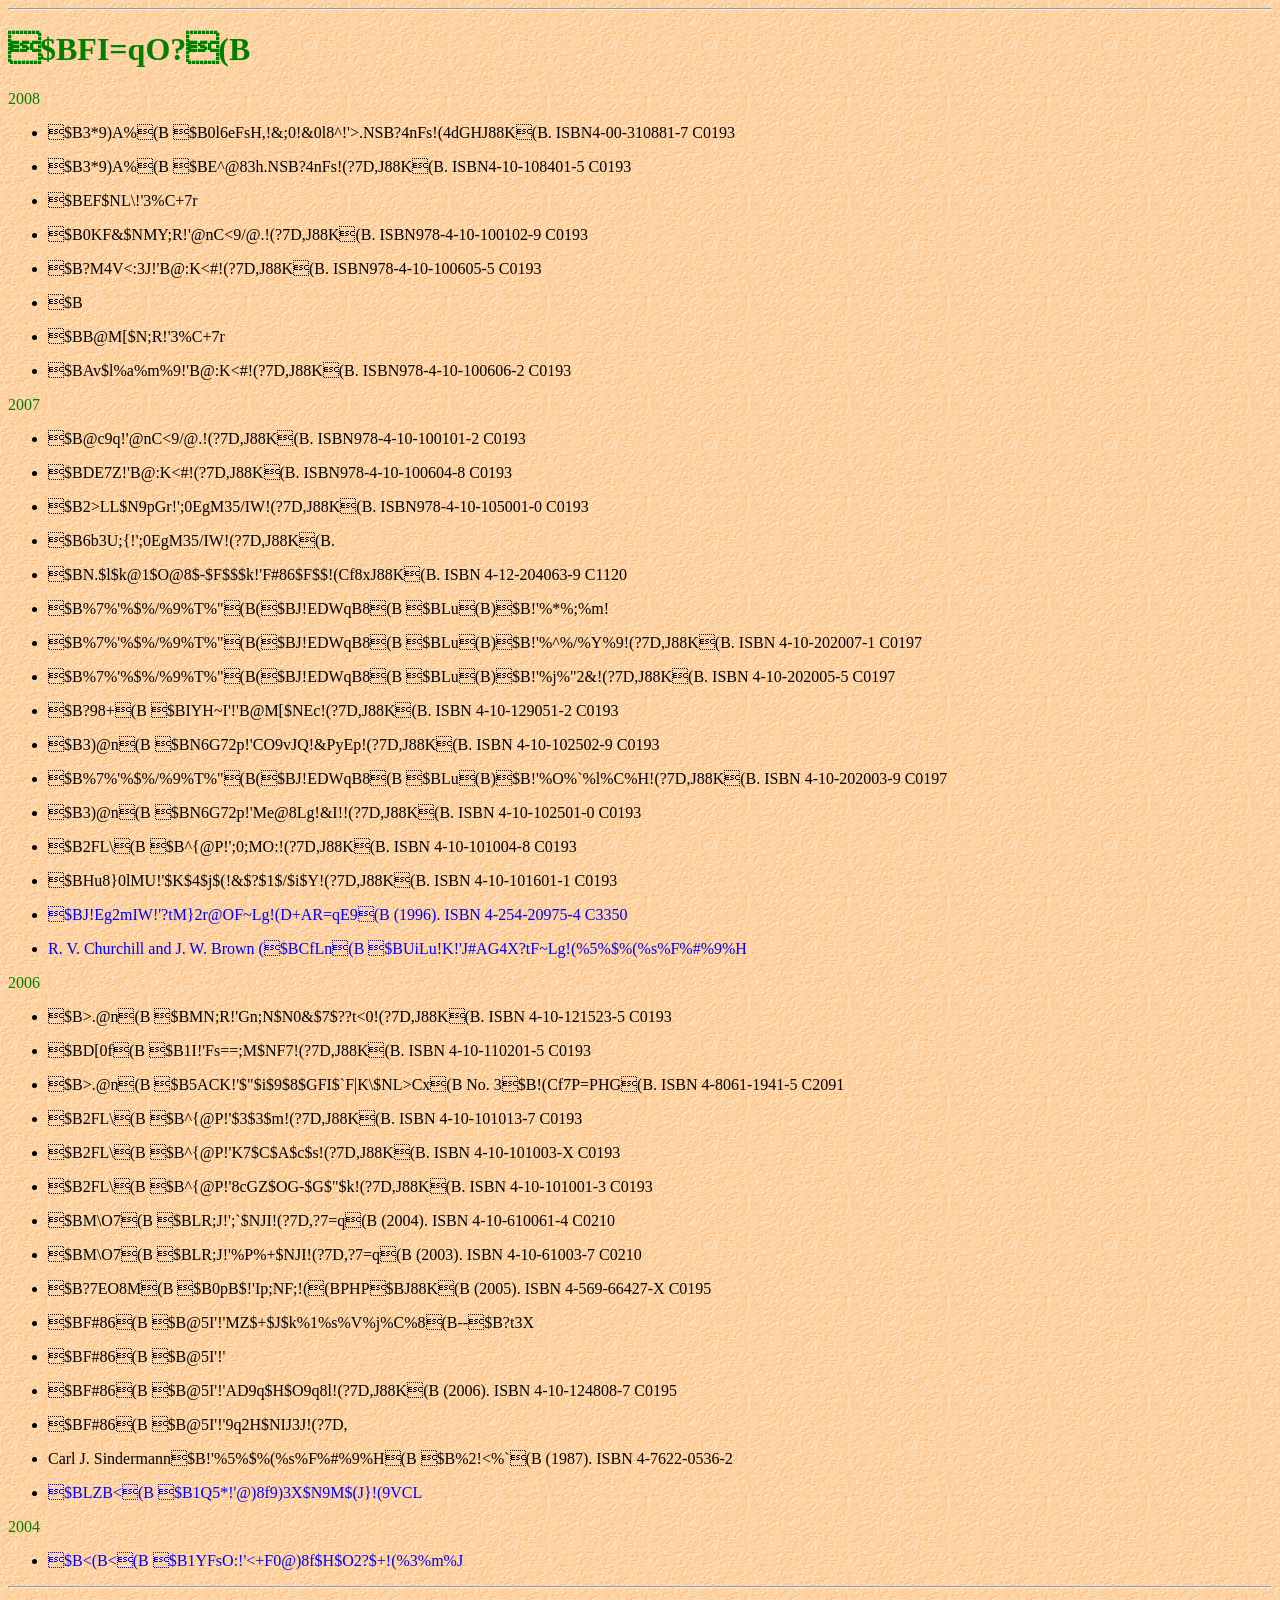
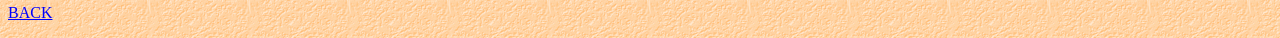
<file: books.html>
<BODY BACKGROUND="JPG/09b.jpg" TEXT=#000000 LINK=#0000ff ALINK=#ffaaaa VLINK=#ff0000> 

<HR>
<H1><FONT COLOR="green"> $BFI=qO?(B</FONT></H1>
<p>
<FONT COLOR="green">2008</FONT>
<UL>
<LI>
$B3*9)A%(B  $B0l6eFsH,!&;0!&0l8^!'>.NSB?4nFs!(4dGHJ88K(B.  
ISBN4-00-310881-7 C0193
</LI>
<p>
<LI>
$B3*9)A%(B  $BE^@83h<T!'>.NSB?4nFs!(?7D,J88K(B.  
ISBN4-10-108401-5 C0193
</LI>
<p>
<LI>
$BEF$NL\!'3%C+7r<!O:!(3Q@nJ88K(B.  
ISBN4-04-352001-8 C0193
</LI>
<p>
<LI>
$B0KF&$NMY;R!'@nC<9/@.!(?7D,J88K(B.  
ISBN978-4-10-100102-9 C0193
</LI>
<p>
<LI>
$B?M4V<:3J!'B@:K<#!(?7D,J88K(B.  
ISBN978-4-10-100605-5 C0193
</LI>
<p>
<LI>
$B<PM[!'B@:K<#!(?7D,J88K(B.  
ISBN978-4-10-100602-4 C0193
</LI>
<p>
<LI>
$BB@M[$N;R!'3%C+7r<!O:!(3Q@nJ88K(B.  
ISBN4-04-3520107 C0193
</LI>
<p>
<LI>
$BAv$l%a%m%9!'B@:K<#!(?7D,J88K(B.  
ISBN978-4-10-100606-2 C0193
</LI>
</UL>
<p>

<p>
<FONT COLOR="green">2007</FONT>
<UL>
<LI>
$B@c9q!'@nC<9/@.!(?7D,J88K(B.  
ISBN978-4-10-100101-2 C0193
</LI>
<p>
<LI>
$BDE7Z!'B@:K<#!(?7D,J88K(B.  
ISBN978-4-10-100604-8 C0193
</LI>
<p>
<LI>
$B2>LL$N9pGr!';0EgM35/IW!(?7D,J88K(B.  
ISBN978-4-10-105001-0 C0193
</LI>
<p>
<LI>
$B6b3U;{!';0EgM35/IW!(?7D,J88K(B.  
</LI>
<p>
<LI>
$BN.$l$k@1$O@8$-$F$$$k!'F#86$F$$!(Cf8xJ88K(B.  
ISBN 4-12-204063-9 C1120
</LI>
<p>
<LI>
$B%7%'%$%/%9%T%"(B($BJ!EDWqB8(B $BLu(B)$B!'%*%;%m!<!(?7D,J88K(B.  
ISBN 4-10-202002-0 C0197
</LI>
<p>
<LI>
$B%7%'%$%/%9%T%"(B($BJ!EDWqB8(B $BLu(B)$B!'%^%/%Y%9!(?7D,J88K(B.  
ISBN 4-10-202007-1 C0197
</LI>
<p>
<LI>
$B%7%'%$%/%9%T%"(B($BJ!EDWqB8(B $BLu(B)$B!'%j%"2&!(?7D,J88K(B.  
ISBN 4-10-202005-5 C0197
</LI>
<p>
<LI>
$B?98+(B $BIYH~I'!'B@M[$NEc!(?7D,J88K(B.  
ISBN 4-10-129051-2 C0193
</LI>
<p>
<LI>
$B3)@n(B $BN6G72p!'CO9vJQ!&PyEp!(?7D,J88K(B.  
ISBN 4-10-102502-9 C0193
</LI>
<p>
<LI>
$B%7%'%$%/%9%T%"(B($BJ!EDWqB8(B $BLu(B)$B!'%O%`%l%C%H!(?7D,J88K(B.  
ISBN 4-10-202003-9 C0197
</LI>
<p>
<LI>
$B3)@n(B $BN6G72p!'Me@8Lg!&I!!(?7D,J88K(B.  
ISBN 4-10-102501-0 C0193
</LI>
<p>
<LI>
$B2FL\(B $B^{@P!';0;MO:!(?7D,J88K(B.  
ISBN 4-10-101004-8 C0193
</LI>
<p>
<LI>
$BHu8}0lMU!'$K$4$j$(!&$?$1$/$i$Y!(?7D,J88K(B.  
ISBN 4-10-101601-1 C0193
</LI>
<p>
<FONT COLOR="blue">
<LI>
$BJ!Eg2mIW!'?tM}2r@OF~Lg!(D+AR=qE9(B (1996).  
ISBN 4-254-20975-4 C3350
</LI></Font>
<p>
<FONT COLOR="blue">
<LI>
R. V. Churchill and J. W. Brown ($BCfLn(B $BUiLu!K!'J#AG4X?tF~Lg!(%5%$%(%s%F%#%9%H<R(B (1989).  
ISBN 4-914903-20-2 C3041
</LI></Font>
</UL>
<p>
<FONT COLOR="green">2006</FONT>
<UL>
<LI>
$B>.@n(B $BMN;R!'Gn;N$N0&$7$??t<0!(?7D,J88K(B.  
ISBN 4-10-121523-5 C0193
</LI>
<p>
<LI>
$BD[0f(B $B1I!'Fs==;M$NF7!(?7D,J88K(B.  
ISBN 4-10-110201-5 C0193
</LI>
<p>
<LI>
$B>.@n(B $B5ACK!'$"$i$9$8$GFI$`F|K\$NL>Cx(B No. 3$B!(Cf7P=PHG(B.  
ISBN 4-8061-1941-5 C2091
</LI>
<p>
<LI>
$B2FL\(B $B^{@P!'$3$3$m!(?7D,J88K(B.  
ISBN 4-10-101013-7 C0193
</LI>
<p>
<LI>
$B2FL\(B $B^{@P!'K7$C$A$c$s!(?7D,J88K(B.  
ISBN 4-10-101003-X C0193
</LI>
<p>
<LI>
$B2FL\(B $B^{@P!'8cGZ$OG-$G$"$k!(?7D,J88K(B.  
ISBN 4-10-101001-3 C0193
</LI>
<p>
<LI>
$BM\O7(B $BLR;J!';`$NJI!(?7D,?7=q(B (2004).  
ISBN 4-10-610061-4 C0210
</LI>
<p>
<LI>
$BM\O7(B $BLR;J!'%P%+$NJI!(?7D,?7=q(B (2003).  
ISBN 4-10-61003-7 C0210
</LI>
<p>
<LI>
$B?7EO8M(B $B0pB$!'Ip;NF;!((BPHP$BJ88K(B (2005).  
ISBN 4-569-66427-X C0195
</LI>
<p>
<LI>
$BF#86(B $B@5I'!'MZ$+$J$k%1%s%V%j%C%8(B--$B?t3X<T$N%$%.%j%9(B--$B!(?7D,J88K(B (1991).  
ISBN 4-10-124804-4 C0130
</LI>
<p>
<LI>
$BF#86(B $B@5I'!'<c$-?t3X<T$N%"%a%j%+!(?7D,J88K(B (1977).  
ISBN 4-10-124801-X C0130
</LI>
<p>
<LI>
$BF#86(B $B@5I'!'AD9q$H$O9q8l!(?7D,J88K(B (2006).  
ISBN 4-10-124808-7 C0195
</LI>
<p>
<LI>
$BF#86(B $B@5I'!'9q2H$NIJ3J!(?7D,<R(B (2005).  
ISBN 4-10-610141-6 C0231
</LI>
<p>
<LI>
Carl J. Sindermann$B!'%5%$%(%s%F%#%9%H(B $B%2!<%`(B (1987).  
ISBN 4-7622-0536-2
</LI>
<p>
<FONT COLOR="blue">
<LI>
$BLZB<(B $B1Q5*!'@)8f9)3X$N9M$(J}!(9VCL<R(B (2002).  
ISBN 4-06-257396-2
</LI></FONT>
</UL>
<p>
<FONT COLOR="green">2004</FONT>
<UL>
<FONT COLOR="blue">
<LI>
$B<(B<(B $B1YFsO:!'<+F0@)8f$H$O2?$+!(%3%m%J<R(B (1990).  
ISBN 4-339-03140-2
</LI></Font>
</UL>
<HR>
<p>
<A HREF="index-j.html"><FONT COLOR="blue">BACK</FONT></A>
</file>
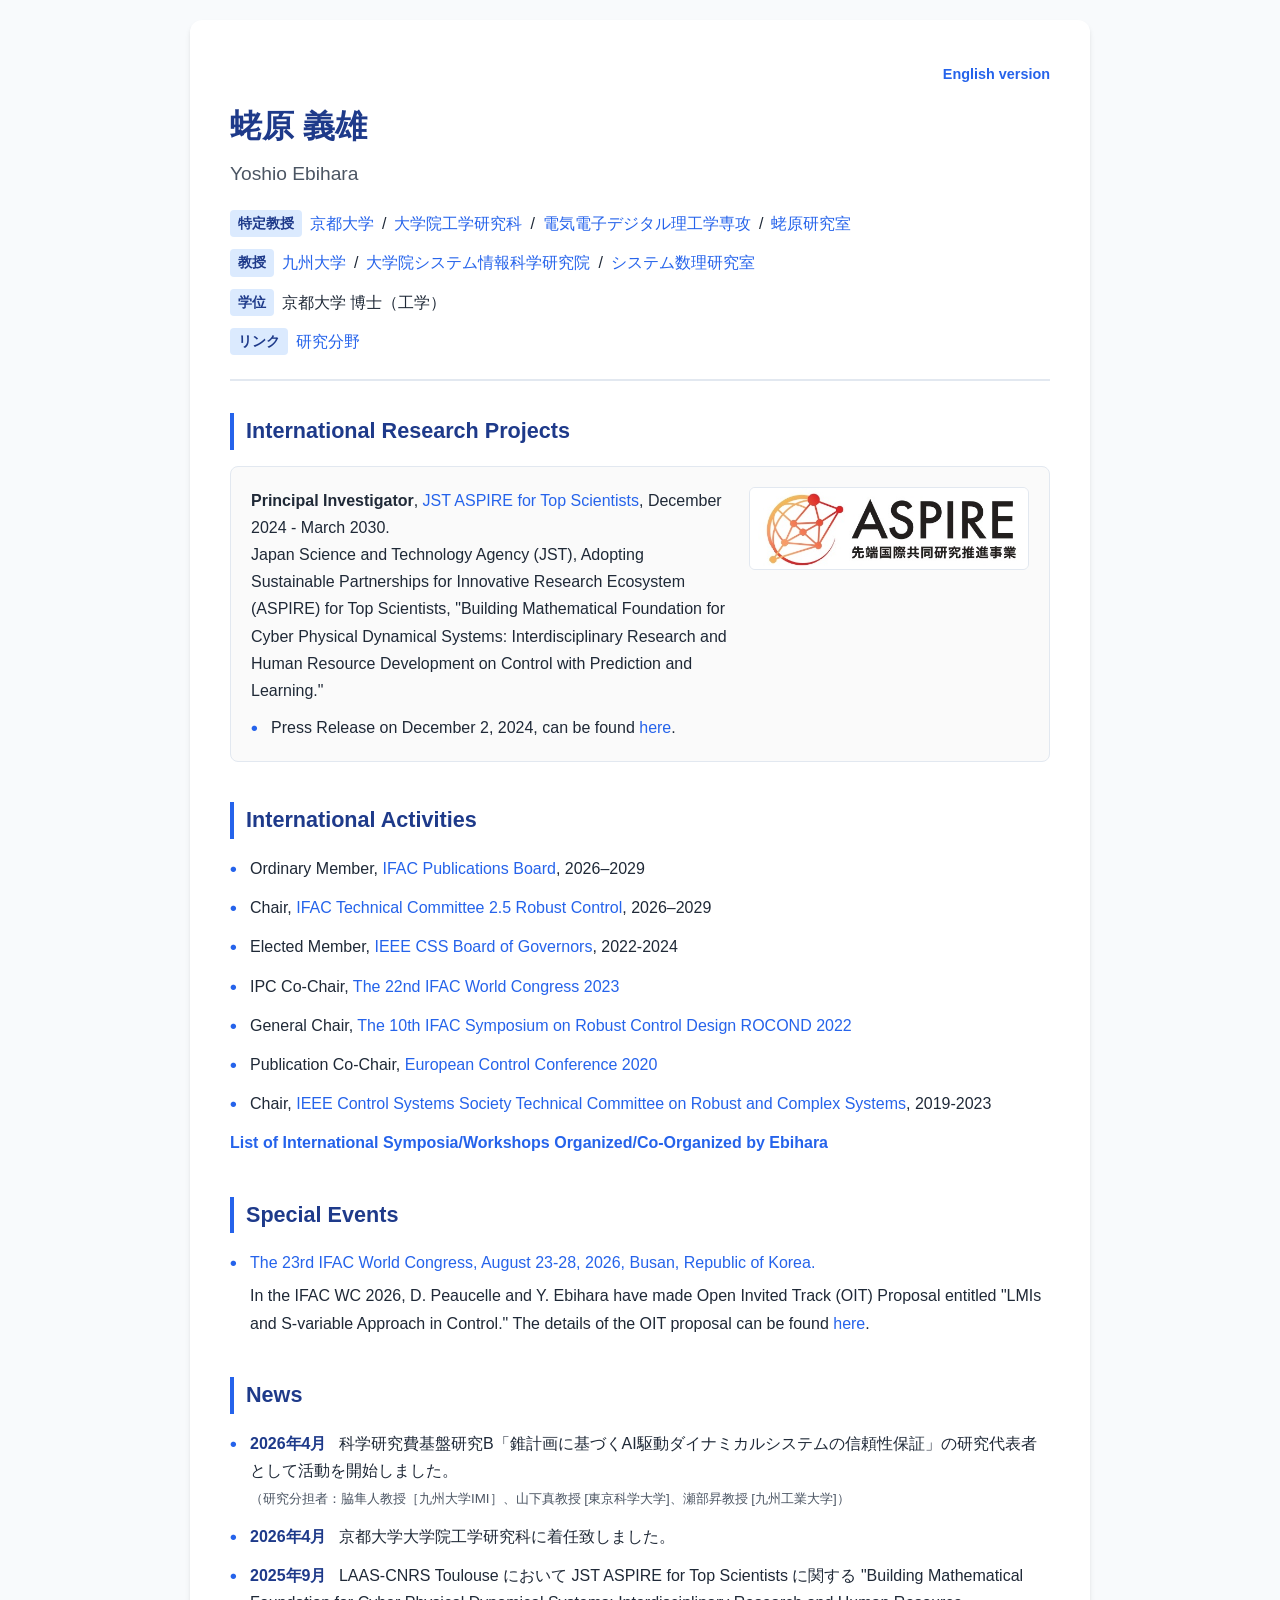
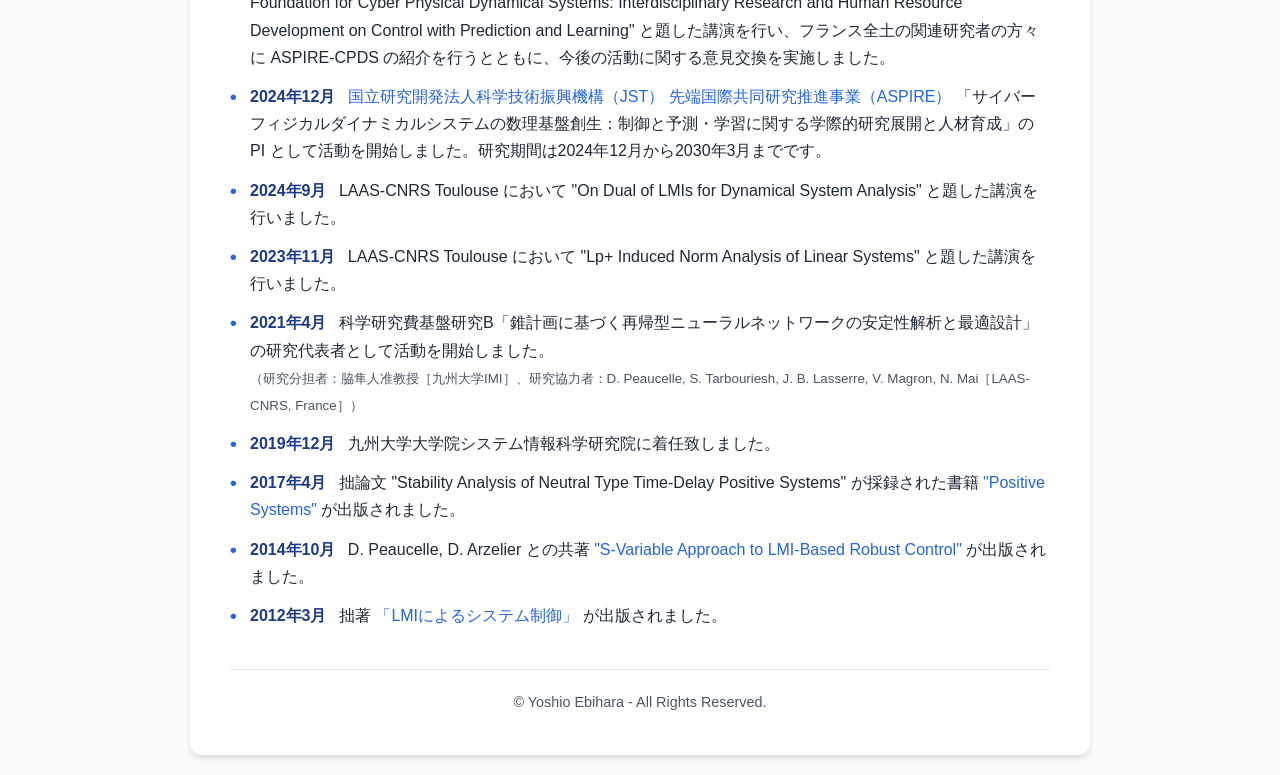
<file: index-j.html>
<!DOCTYPE html>
<html lang="ja">
<head>
  <meta charset="UTF-8">
  <meta name="viewport" content="width=device-width, initial-scale=1.0">
  <title>蛯原 義雄 - Yoshio Ebihara</title>
  <style>
    :root {
      --primary-color: #1e3a8a;
      --secondary-color: #2563eb;
      --text-main: #1f2937;
      --text-muted: #4b5563;
      --bg-main: #f8fafc;
      --card-bg: #ffffff;
      --border-color: #e2e8f0;
      --accent-color: #dbeafe;
    }

    * {
      box-sizing: border-box;
      margin: 0;
      padding: 0;
    }

    body {
      font-family: -apple-system, BlinkMacSystemFont, "Segoe UI", Roboto, "Helvetica Neue", Arial, sans-serif;
      line-height: 1.7;
      color: var(--text-main);
      background-color: var(--bg-main);
      padding: 20px 10px;
    }

    .container {
      max-width: 900px;
      margin: 0 auto;
      background: var(--card-bg);
      padding: 40px;
      border-radius: 12px;
      box-shadow: 0 4px 6px -1px rgba(0, 0, 0, 0.1), 0 2px 4px -1px rgba(0, 0, 0, 0.06);
    }

    /* ヘッダー・プロフィールエリア */
    header {
      border-bottom: 2px solid var(--border-color);
      padding-bottom: 24px;
      margin-bottom: 32px;
    }

    .lang-switch {
      text-align: right;
      margin-bottom: 12px;
    }

    .lang-switch a {
      color: var(--secondary-color);
      text-decoration: none;
      font-weight: bold;
      font-size: 0.9rem;
    }

    .profile-title {
      font-size: 2rem;
      color: var(--primary-color);
      margin-bottom: 4px;
    }

    .profile-subtitle {
      font-size: 1.2rem;
      color: var(--text-muted);
      margin-bottom: 20px;
      font-weight: 500;
    }

    .affiliation-list {
      list-style: none;
      display: flex;
      flex-direction: column;
      gap: 12px;
    }

    .affiliation-item {
      display: flex;
      align-items: center;
      flex-wrap: wrap;
      gap: 8px;
    }

    .badge {
      background-color: var(--accent-color);
      color: var(--primary-color);
      font-size: 0.85rem;
      padding: 2px 8px;
      border-radius: 4px;
      font-weight: 600;
    }

    a {
      color: var(--secondary-color);
      text-decoration: none;
      transition: color 0.2s ease;
    }

    a:hover {
      text-decoration: underline;
    }

    /* 各セクション */
    section {
      margin-bottom: 40px;
    }

    h2 {
      font-size: 1.35rem;
      color: var(--primary-color);
      border-left: 4px solid var(--secondary-color);
      padding-left: 12px;
      margin-bottom: 16px;
    }

    /* プロジェクトエリア (Flex/Grid構造) */
    .project-card {
      display: flex;
      flex-direction: column-reverse;
      gap: 20px;
      background: #fafafa;
      border: 1px solid var(--border-color);
      padding: 20px;
      border-radius: 8px;
    }

    @media (min-width: 640px) {
      .project-card {
        flex-direction: row;
        align-items: flex-start;
      }
    }

    .project-info {
      flex: 1;
    }

    .project-img {
      max-width: 100%;
      height: auto;
      border-radius: 6px;
      border: 1px solid var(--border-color);
    }

    /* リストデザイン */
    .styled-list {
      list-style: none;
      display: flex;
      flex-direction: column;
      gap: 12px;
    }

    .styled-list li {
      position: relative;
      padding-left: 20px;
    }

    .styled-list li::before {
      content: "•";
      color: var(--secondary-color);
      font-weight: bold;
      font-size: 1.2rem;
      position: absolute;
      left: 0;
      top: -2px;
    }

    .news-date {
      font-weight: bold;
      color: var(--primary-color);
      display: inline-block;
      margin-right: 8px;
    }

    footer {
      text-align: center;
      margin-top: 40px;
      padding-top: 20px;
      border-top: 1px solid var(--border-color);
      color: var(--text-muted);
      font-size: 0.9rem;
    }

    @media (max-width: 640px) {
      .container {
        padding: 20px;
      }
      .profile-title {
        font-size: 1.6rem;
      }
    }
  </style>
</head>
<body>

  <div class="container">
    
    <header>
      <div class="lang-switch">
        <a href="index.html">English version</a>
      </div>
      <h1 class="profile-title">蛯原 義雄</h1>
      <div class="profile-subtitle">Yoshio Ebihara</div>

      <ul class="affiliation-list">
        <li class="affiliation-item">
          <span class="badge">特定教授</span>
          <a href="http://www.kyoto-u.ac.jp/ja/" target="_blank" rel="noopener">京都大学</a> /
          <a href="https://www.t.kyoto-u.ac.jp/ja" target="_blank" rel="noopener">大学院工学研究科</a> /
          <a href="https://www.t.kyoto-u.ac.jp/ja/divisions/departments/ee" target="_blank" rel="noopener">電気電子デジタル理工学専攻</a> /
          <a href="https://yoshio-ebihara.github.io/lab/index.html" target="_blank" rel="noopener">蛯原研究室</a>
        </li>
        <li class="affiliation-item">
          <span class="badge">教授</span>
          <a href="http://www.kyushu-u.ac.jp/ja/" target="_blank" rel="noopener">九州大学</a> /
          <a href="https://www.isee.kyushu-u.ac.jp/" target="_blank" rel="noopener">大学院システム情報科学研究院</a> /
          <a href="https://ctrl.ees.kyushu-u.ac.jp/index.html" target="_blank" rel="noopener">システム数理研究室</a>
        </li>
        <li class="affiliation-item">
          <span class="badge">学位</span>
          京都大学 博士（工学）
        </li>
        <li class="affiliation-item">
          <span class="badge">リンク</span>
          <a href="study-j.html">研究分野</a>
        </li>
      </ul>
    </header>

    <main>
      <!-- International Research Projects -->
      <section>
        <h2>International Research Projects</h2>
        <div class="project-card">
          <div class="project-info">
            <p><strong>Principal Investigator</strong>, <a href="https://www.jst.go.jp/aspire/about.html" target="_blank" rel="noopener">JST ASPIRE for Top Scientists</a>, December 2024 - March 2030.</p>
            <p>Japan Science and Technology Agency (JST), Adopting Sustainable Partnerships for Innovative Research Ecosystem (ASPIRE) for Top Scientists, "Building Mathematical Foundation for Cyber Physical Dynamical Systems: Interdisciplinary Research and Human Resource Development on Control with Prediction and Learning."</p>
            <ul class="styled-list" style="margin-top: 10px;">
              <li>Press Release on December 2, 2024, can be found <a href="https://www.jst.go.jp/pr/info/info1737/index.html" target="_blank" rel="noopener">here</a>.</li>
            </ul>
          </div>
          <div>
            <img src="logo_JPN.jpg" alt="ASPIRE Project Logo" class="project-img" width="280">
          </div>
        </div>
      </section>

      <!-- International Activities -->
      <section>
        <h2>International Activities</h2>
        <ul class="styled-list">
          <li>Ordinary Member, <a href="https://affiliates.ifac-control.org/affiliates/officials?category=publications-board&triennium=2026-2029">IFAC Publications Board</a>, 2026–2029</li>
          <li>Chair, <a href="https://affiliates.ifac-control.org/affiliates/officials?category=technical-committee-members&position_id=364">IFAC Technical Committee 2.5 Robust Control</a>, 2026–2029</li>
          <li>
            Elected Member, <a href="http://ieeecss.org/committee/board-of-governors" target="_blank" rel="noopener">IEEE CSS Board of Governors</a>, 2022-2024
          </li>
          <li>
            IPC Co-Chair, <a href="https://www.ifac2023.org/" target="_blank" rel="noopener">The 22nd IFAC World Congress 2023</a>
          </li>
          <li>
            General Chair, <a href="https://www.sciencedirect.com/journal/ifac-papersonline/vol/55/issue/25" target="_blank" rel="noopener">The 10th IFAC Symposium on Robust Control Design ROCOND 2022</a>
          </li>
          <li>
            Publication Co-Chair, <a href="https://ieeexplore.ieee.org/xpl/conhome/9137088/proceeding" target="_blank" rel="noopener">European Control Conference 2020</a>
          </li>
          <li>
            Chair, <a href="http://ieeecss.org/technical-committee/robust-complex-systems" target="_blank" rel="noopener">IEEE Control Systems Society Technical Committee on Robust and Complex Systems</a>, 2019-2023
          </li><p>
                <a href="ws.html"><strong>List of International Symposia/Workshops Organized/Co-Organized by Ebihara</strong></a>
        </ul>
      </section>

      <!-- Special Events -->
      <section>
        <h2>Special Events</h2>
        <ul class="styled-list">
          <li>
            <a href="https://www.ifac2026.org/" target="_blank" rel="noopener">The 23rd IFAC World Congress, August 23-28, 2026, Busan, Republic of Korea.</a>
            <p style="margin-top: 6px;">In the IFAC WC 2026, D. Peaucelle and Y. Ebihara have made Open Invited Track (OIT) Proposal entitled "LMIs and S-variable Approach in Control." The details of the OIT proposal can be found <a href="IFACWC2026OIT.html">here</a>.</p>
          </li>
        </ul>
      </section>

      <!-- News -->
      <section>
        <h2>News</h2>
        <ul class="styled-list">
          <li>
            <span class="news-date">2026年4月</span> 科学研究費基盤研究B「錐計画に基づくAI駆動ダイナミカルシステムの信頼性保証」の研究代表者として活動を開始しました。<br>
            <small style="color: var(--text-muted);">（研究分担者：脇隼人教授［九州大学IMI］、山下真教授 [東京科学大学]、瀬部昇教授 [九州工業大学]）</small>
          </li>
          <li>
            <span class="news-date">2026年4月</span> 京都大学大学院工学研究科に着任致しました。
          </li>
          <li>
            <span class="news-date">2025年9月</span> LAAS-CNRS Toulouse において JST ASPIRE for Top Scientists に関する "Building Mathematical Foundation for Cyber Physical Dynamical Systems: Interdisciplinary Research and Human Resource Development on Control with Prediction and Learning" と題した講演を行い、フランス全土の関連研究者の方々に ASPIRE-CPDS の紹介を行うとともに、今後の活動に関する意見交換を実施しました。
          </li>
          <li>
            <span class="news-date">2024年12月</span> <a href="https://www.jst.go.jp/" target="_blank" rel="noopener">国立研究開発法人科学技術振興機構（JST）</a> <a href="https://www.jst.go.jp/aspire/" target="_blank" rel="noopener">先端国際共同研究推進事業（ASPIRE）</a> 「サイバーフィジカルダイナミカルシステムの数理基盤創生：制御と予測・学習に関する学際的研究展開と人材育成」の PI として活動を開始しました。研究期間は2024年12月から2030年3月までです。
          </li>
          <li>
            <span class="news-date">2024年9月</span> LAAS-CNRS Toulouse において "On Dual of LMIs for Dynamical System Analysis" と題した講演を行いました。
          </li>
          <li>
            <span class="news-date">2023年11月</span> LAAS-CNRS Toulouse において "Lp+ Induced Norm Analysis of Linear Systems" と題した講演を行いました。
          </li>
          <li>
            <span class="news-date">2021年4月</span> 科学研究費基盤研究B「錐計画に基づく再帰型ニューラルネットワークの安定性解析と最適設計」の研究代表者として活動を開始しました。<br>
            <small style="color: var(--text-muted);">（研究分担者：脇隼人准教授［九州大学IMI］、研究協力者：D. Peaucelle, S. Tarbouriesh, J. B. Lasserre, V. Magron, N. Mai［LAAS-CNRS, France］）</small>
          </li>
          <li>
            <span class="news-date">2019年12月</span> 九州大学大学院システム情報科学研究院に着任致しました。
          </li>
          <li>
            <span class="news-date">2017年4月</span> 拙論文 "Stability Analysis of Neutral Type Time-Delay Positive Systems" が採録された書籍 <a href="http://www.springer.com/gp/book/9783319542102" target="_blank" rel="noopener">"Positive Systems"</a> が出版されました。
          </li>
          <li>
            <span class="news-date">2014年10月</span> D. Peaucelle, D. Arzelier との共著 <a href="http://www.springer.com/engineering/control/book/978-1-4471-6605-4" target="_blank" rel="noopener">"S-Variable Approach to LMI-Based Robust Control"</a> が出版されました。
          </li>
          <li>
            <span class="news-date">2012年3月</span> 拙著 <a href="http://www.morikita.co.jp/shoshi/ISBN978-4-627-92101-6.html" target="_blank" rel="noopener">「LMIによるシステム制御」</a> が出版されました。
          </li>
        </ul>
      </section>
    </main>

    <footer>
      &copy; Yoshio Ebihara - All Rights Reserved.
    </footer>

  </div>

</body>
</html>
</file>
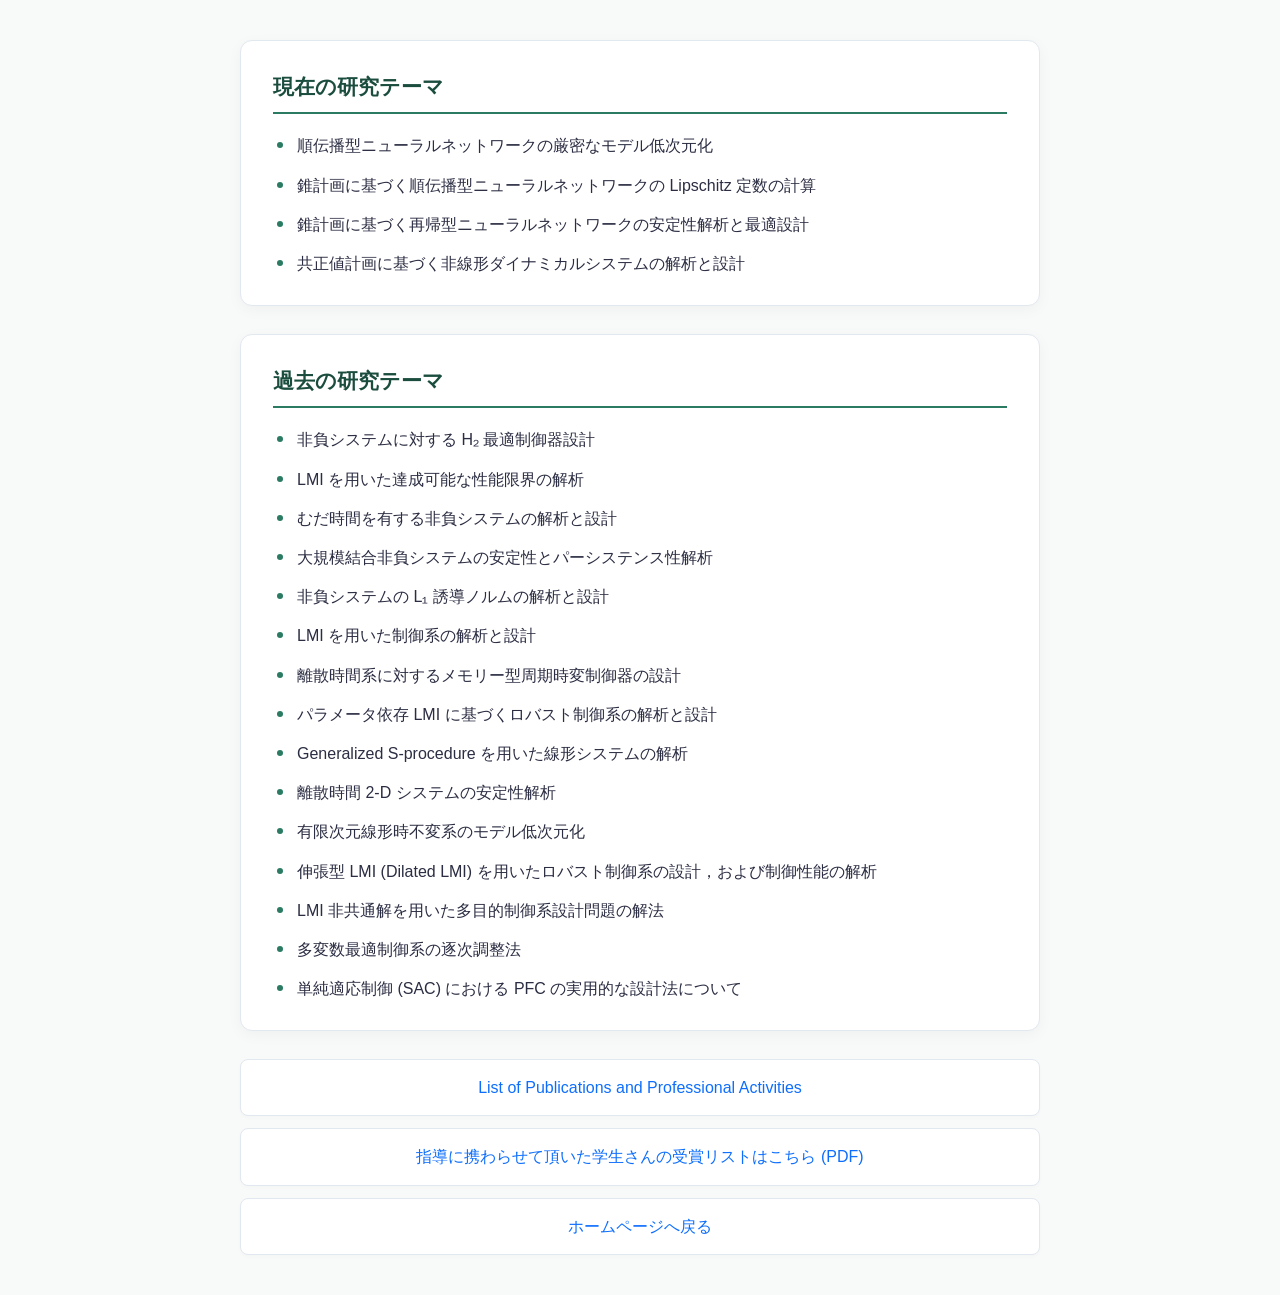
<file: study-j.html>
<!DOCTYPE html>
<html lang="ja">
<head>
    <meta charset="UTF-8">
    <meta name="viewport" content="width=device-width, initial-scale=1.0">
    <title>研究テーマ・実績</title>
    <style>
        :root {
            --primary-color: #1b4d3e;      /* 上品で落ち着いたダークグリーン */
            --accent-color: #2a7b62;       /* 見出し用アクセントグリーン */
            --bg-color: #f8faf9;           /* 目に優しい背景色 */
            --card-bg: #ffffff;            /* カードの背景 */
            --text-color: #2b2d42;         /* 読みやすいダークグレー */
            --border-color: #e2e8f0;       /* 境界線 */
            --link-color: #0d6efd;         /* モダンなブルー */
            --link-hover-color: #0a58ca;
        }

        body {
            font-family: -apple-system, BlinkMacSystemFont, "Segoe UI", Roboto, "Helvetica Neue", Arial, "Noto Sans JP", sans-serif;
            background-color: var(--bg-color);
            color: var(--text-color);
            line-height: 1.7;
            margin: 0;
            padding: 40px 20px;
        }

        .container {
            max-width: 800px;
            margin: 0 auto;
        }

        header {
            margin-bottom: 30px;
            text-align: center;
        }

        h1 {
            font-size: 1.8rem;
            color: var(--primary-color);
            margin-bottom: 10px;
            font-weight: 700;
        }

        .section-card {
            background: var(--card-bg);
            border-radius: 12px;
            padding: 28px 32px;
            margin-bottom: 28px;
            box-shadow: 0 4px 15px rgba(0, 0, 0, 0.04);
            border: 1px solid var(--border-color);
        }

        .section-title {
            font-size: 1.3rem;
            color: var(--primary-color);
            margin-top: 0;
            margin-bottom: 18px;
            padding-bottom: 8px;
            border-bottom: 2px solid var(--accent-color);
            display: flex;
            align-items: center;
            gap: 8px;
        }

        ul {
            list-style: none;
            padding-left: 0;
            margin: 0;
        }

        li {
            position: relative;
            padding-left: 24px;
            margin-bottom: 12px;
            font-size: 1rem;
        }

        li:last-child {
            margin-bottom: 0;
        }

        /* 箇条書き用のモダンなドットアイコン */
        li::before {
            content: "";
            position: absolute;
            left: 4px;
            top: 10px;
            width: 6px;
            height: 6px;
            background-color: var(--accent-color);
            border-radius: 50%;
        }

        .link-nav {
            display: flex;
            flex-direction: column;
            gap: 12px;
        }

        .nav-button {
            display: block;
            background-color: var(--card-bg);
            color: var(--link-color);
            text-decoration: none;
            padding: 14px 20px;
            border-radius: 8px;
            border: 1px solid var(--border-color);
            font-weight: 500;
            transition: all 0.2s ease;
            box-shadow: 0 2px 4px rgba(0, 0, 0, 0.02);
            text-align: center;
        }

        .nav-button:hover {
            background-color: #f1f5f9;
            color: var(--link-hover-color);
            transform: translateY(-1px);
            box-shadow: 0 4px 8px rgba(0, 0, 0, 0.06);
        }

        footer {
            text-align: center;
            margin-top: 40px;
            font-size: 0.9rem;
            color: #6c757d;
        }

        @media (max-width: 600px) {
            body {
                padding: 20px 12px;
            }
            .section-card {
                padding: 20px;
            }
            h1 {
                font-size: 1.5rem;
            }
            .section-title {
                font-size: 1.15rem;
            }
        }
    </style>
</head>
<body>

<div class="container">

    <!-- 現在の研究テーマ -->
    <section class="section-card">
        <h2 class="section-title">現在の研究テーマ</h2>
        <ul>
            <li>順伝播型ニューラルネットワークの厳密なモデル低次元化</li>
            <li>錐計画に基づく順伝播型ニューラルネットワークの Lipschitz 定数の計算</li>
            <li>錐計画に基づく再帰型ニューラルネットワークの安定性解析と最適設計</li>
            <li>共正値計画に基づく非線形ダイナミカルシステムの解析と設計</li>
        </ul>
    </section>

    <!-- 過去の研究テーマ -->
    <section class="section-card">
        <h2 class="section-title">過去の研究テーマ</h2>
        <ul>
            <li>非負システムに対する H₂ 最適制御器設計</li>
            <li>LMI を用いた達成可能な性能限界の解析</li>
            <li>むだ時間を有する非負システムの解析と設計</li>
            <li>大規模結合非負システムの安定性とパーシステンス性解析</li>
            <li>非負システムの L₁ 誘導ノルムの解析と設計</li>
            <li>LMI を用いた制御系の解析と設計</li>
            <li>離散時間系に対するメモリー型周期時変制御器の設計</li>
            <li>パラメータ依存 LMI に基づくロバスト制御系の解析と設計</li>
            <li>Generalized S-procedure を用いた線形システムの解析</li>
            <li>離散時間 2-D システムの安定性解析</li>
            <li>有限次元線形時不変系のモデル低次元化</li>
            <li>伸張型 LMI (Dilated LMI) を用いたロバスト制御系の設計，および制御性能の解析</li>
            <li>LMI 非共通解を用いた多目的制御系設計問題の解法</li>
            <li>多変数最適制御系の逐次調整法</li>
            <li>単純適応制御 (SAC) における PFC の実用的な設計法について</li>
        </ul>
    </section>

    <!-- 関連リンク -->
    <nav class="link-nav">
        <a href="achievements-j.html" class="nav-button">List of Publications and Professional Activities</a>
        <a href="./PDF/award-student.pdf" class="nav-button" target="_blank" rel="noopener">指導に携わらせて頂いた学生さんの受賞リストはこちら (PDF)</a>
        <a href="index-j.html" class="nav-button">ホームページへ戻る</a>
    </nav>

</div>

</body>
</html>
</file>
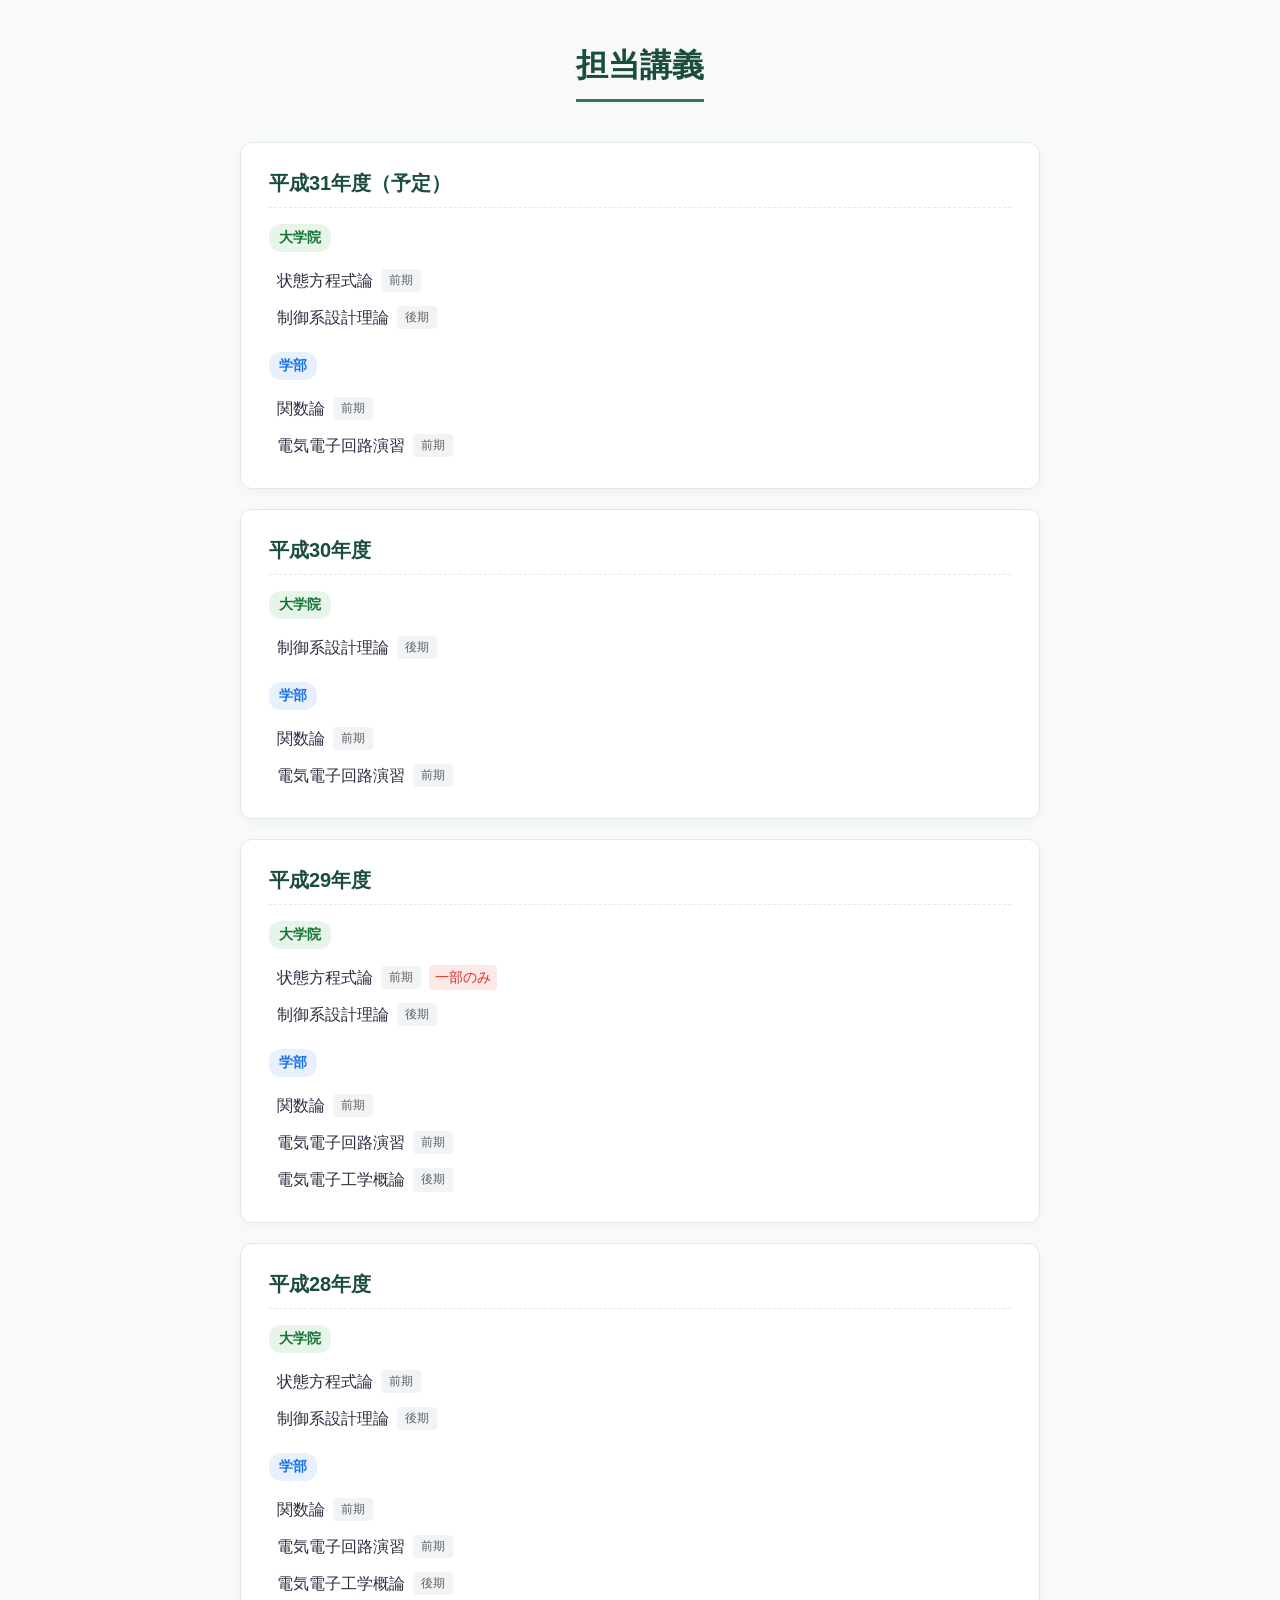
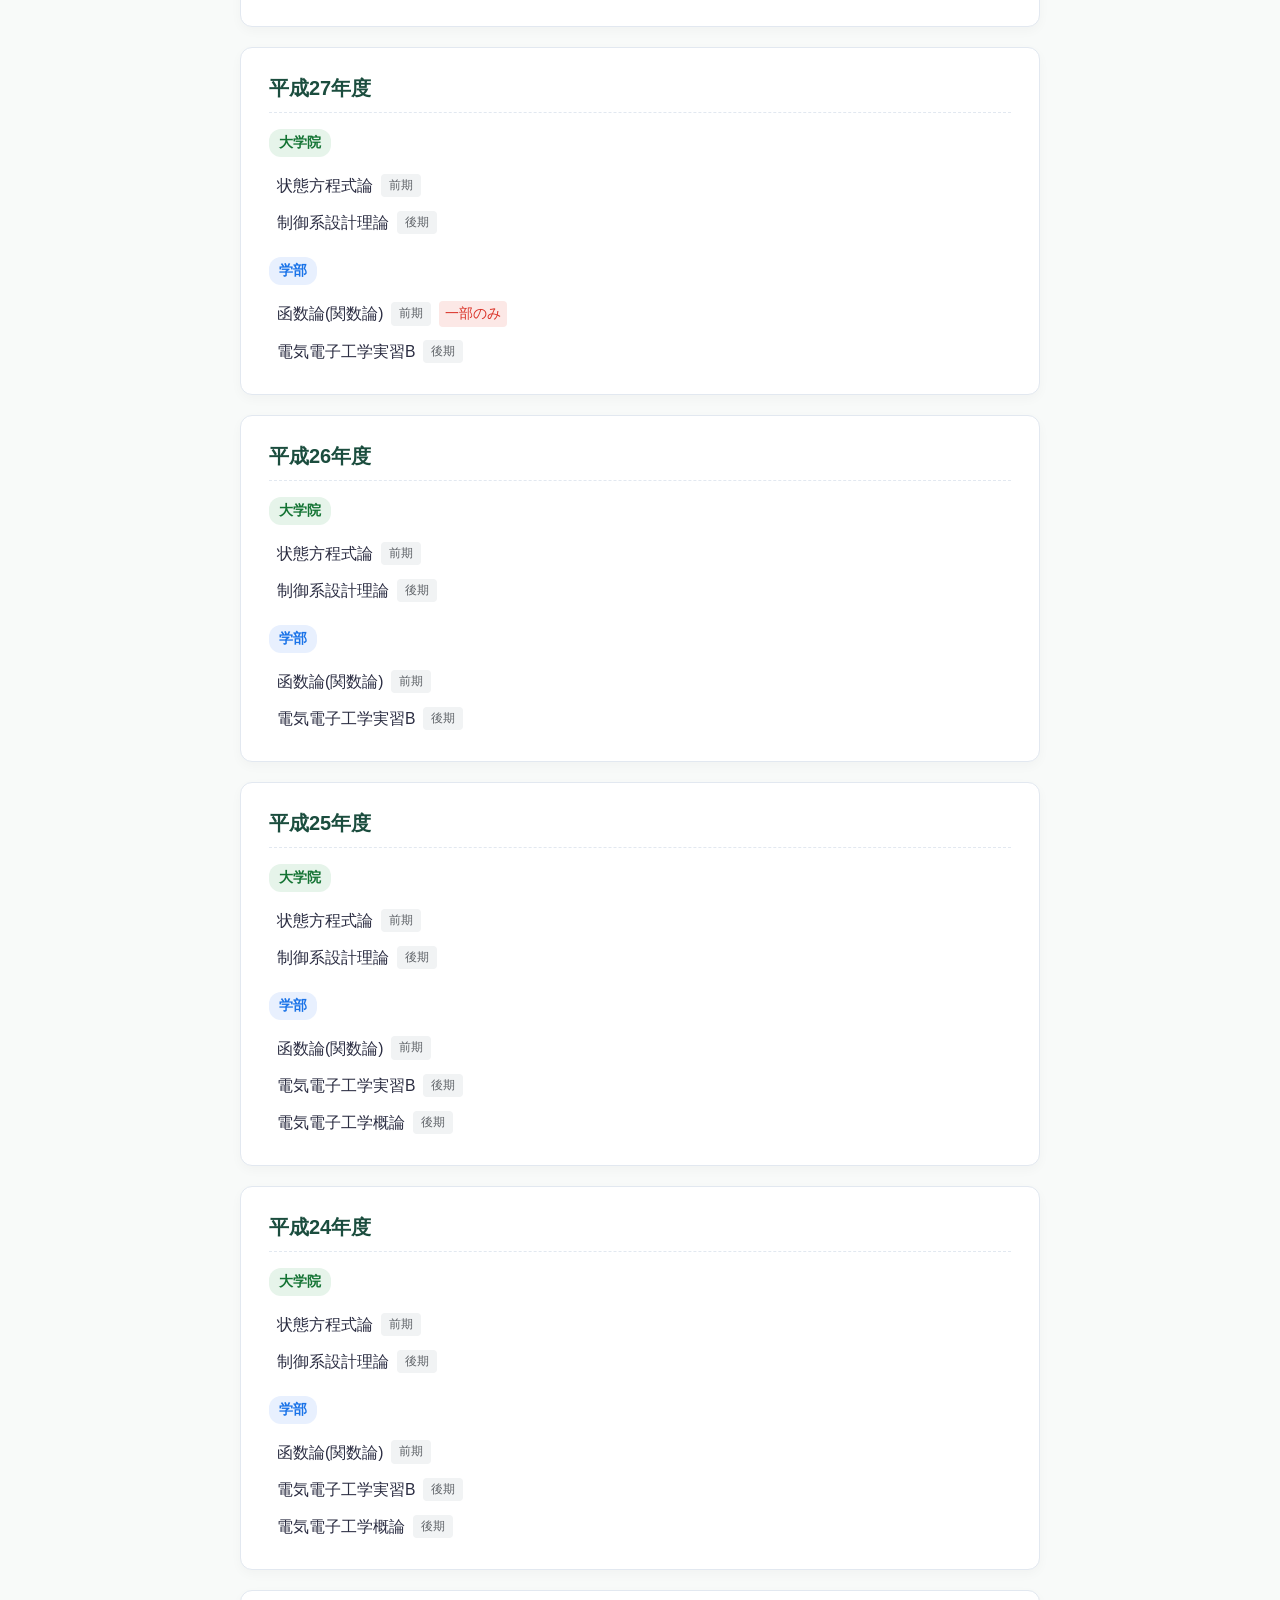
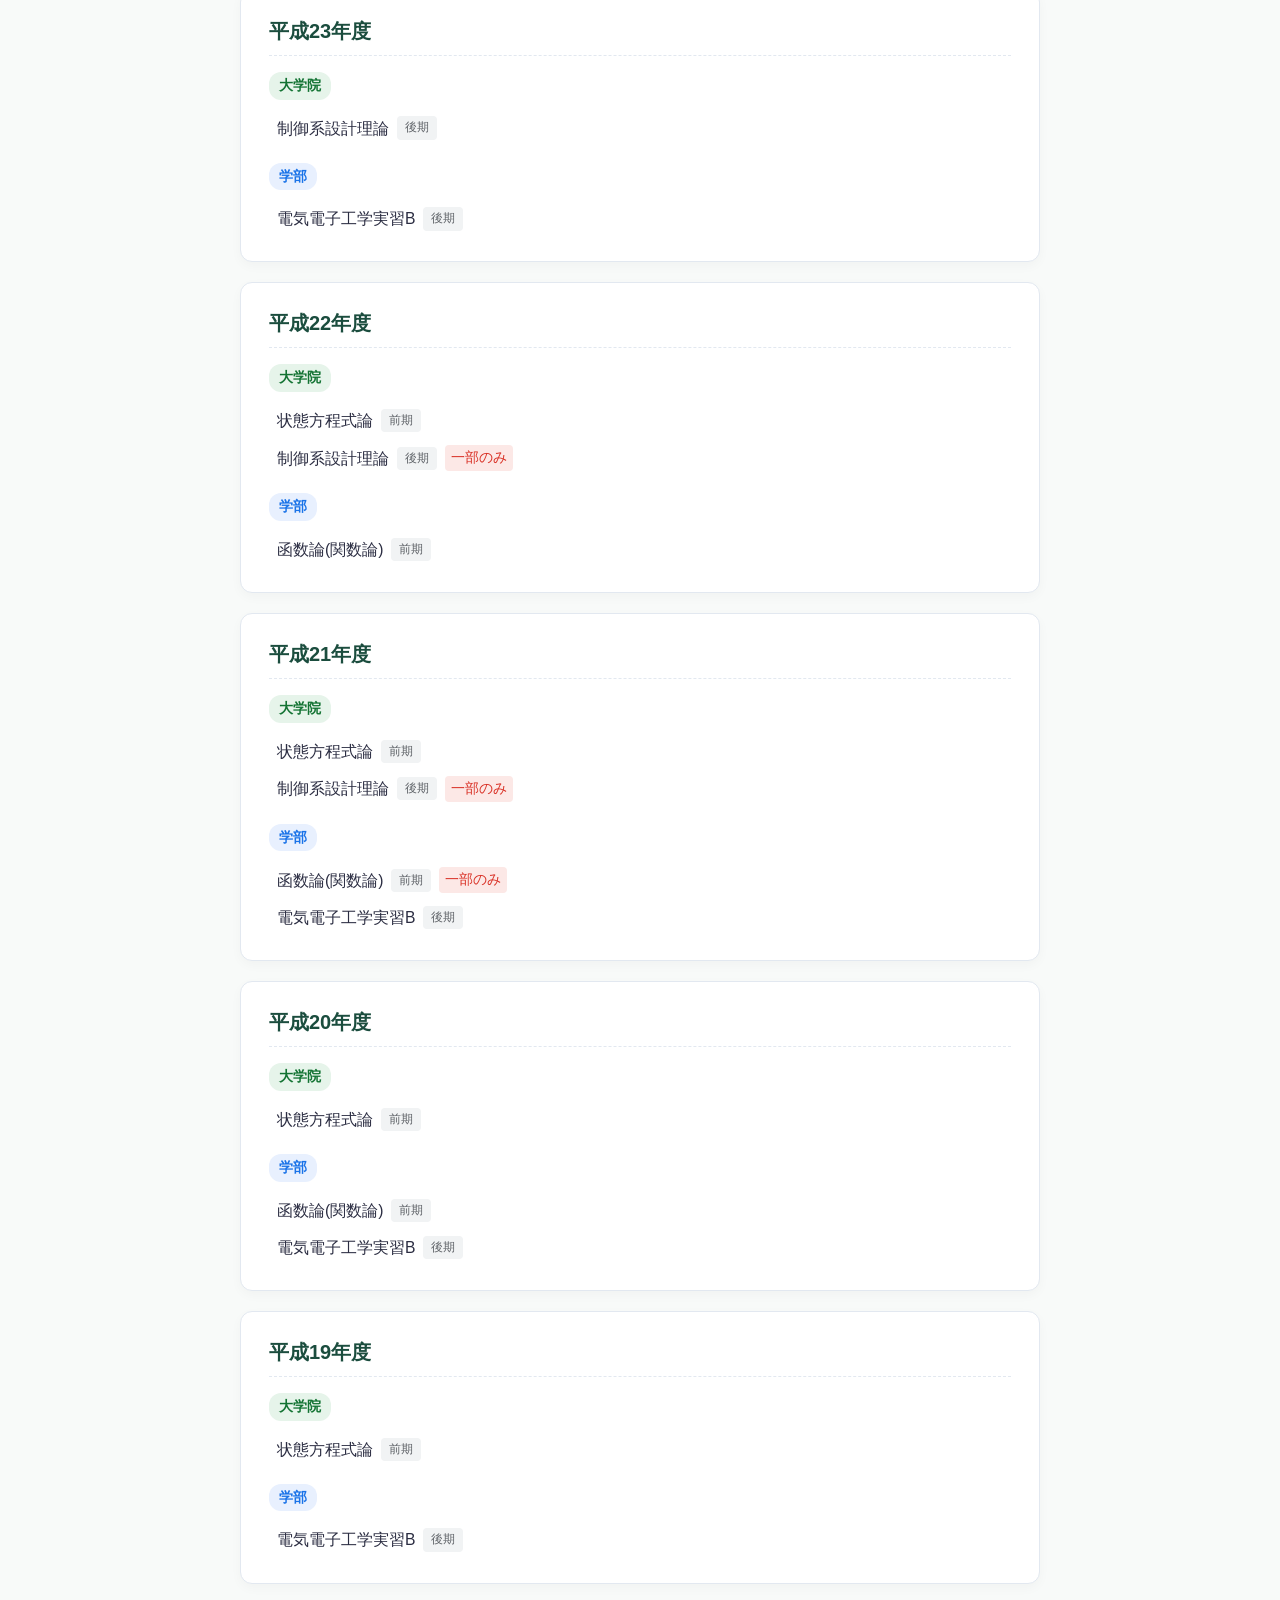
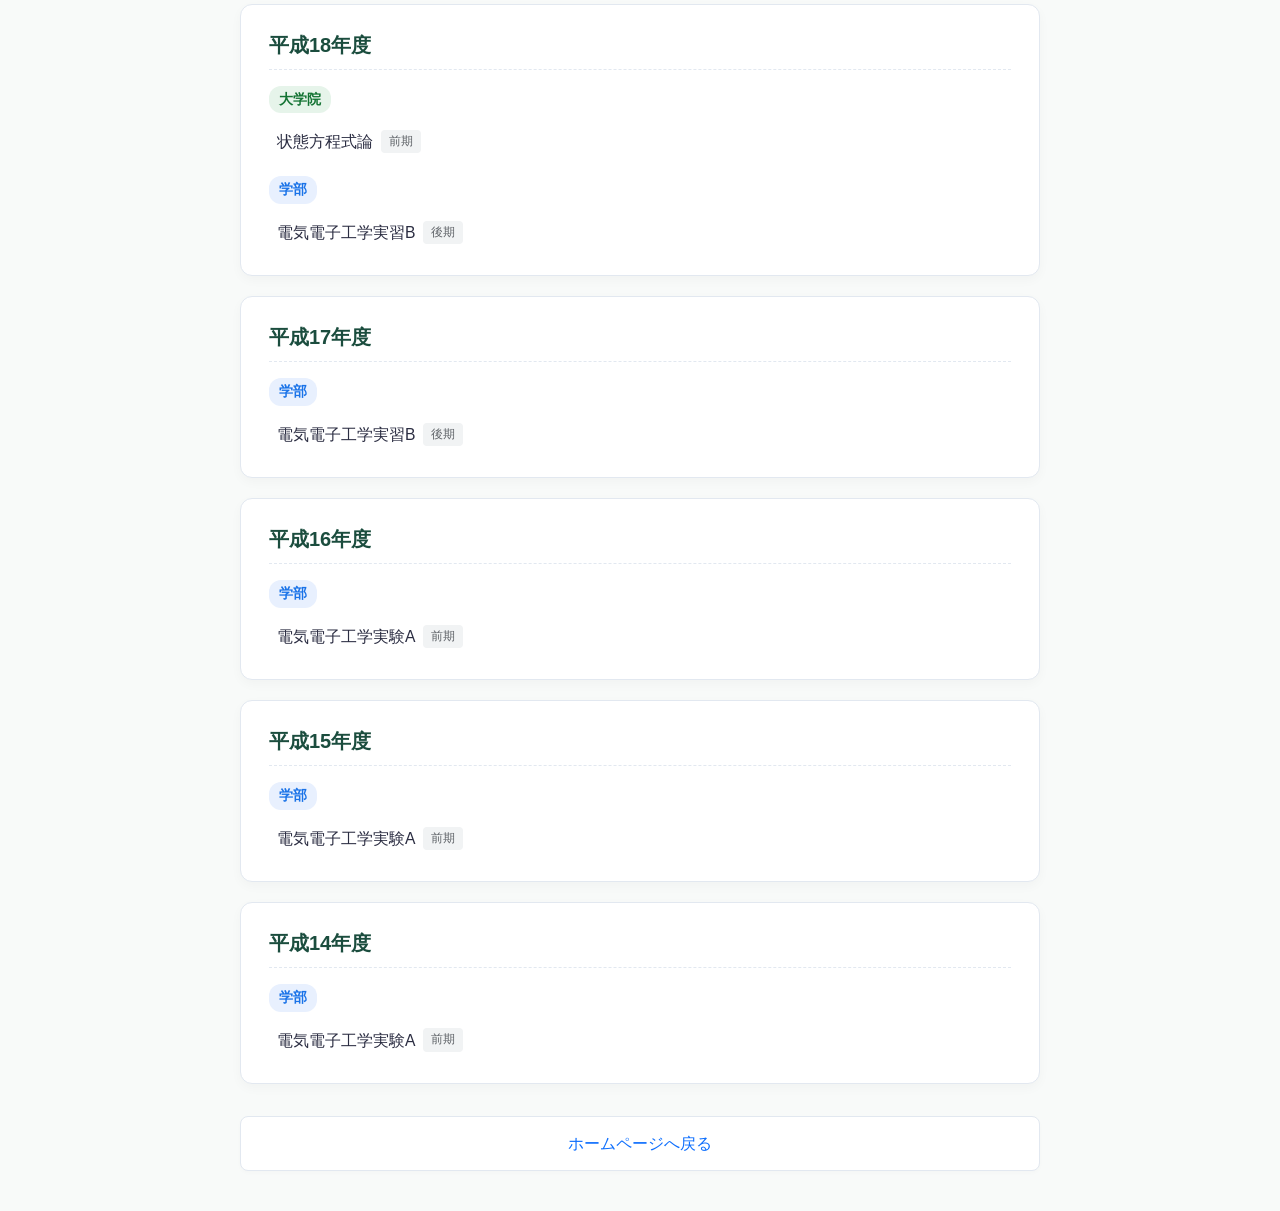
<file: teaching-j.html>
<!DOCTYPE html>
<html lang="ja">
<head>
    <meta charset="UTF-8">
    <meta name="viewport" content="width=device-width, initial-scale=1.0">
    <title>担当講義</title>
    <style>
        :root {
            --primary-color: #1b4d3e;      /* 上品な深緑 */
            --accent-color: #2a7b62;       /* 見出し・バッジ用アクセント */
            --bg-color: #f8faf9;           /* 背景色 */
            --card-bg: #ffffff;            /* カードの背景 */
            --text-color: #2b2d42;         /* テキストカラー */
            --border-color: #e2e8f0;       /* 境界線 */
            --grad-badge-bg: #e6f4ea;      /* 大学院バッジ背景 */
            --grad-badge-color: #137333;   /* 大学院バッジ文字色 */
            --undergrad-badge-bg: #e8f0fe; /* 学部バッジ背景 */
            --undergrad-badge-color: #1a73e8; /* 学部バッジ文字色 */
            --term-badge-bg: #f1f3f4;      /* 学期バッジ背景 */
            --term-badge-color: #5f6368;   /* 学期バッジ文字色 */
            --link-color: #0d6efd;         /* リンク色 */
            --link-hover-color: #0a58ca;
        }

        body {
            font-family: -apple-system, BlinkMacSystemFont, "Segoe UI", Roboto, "Helvetica Neue", Arial, "Noto Sans JP", sans-serif;
            background-color: var(--bg-color);
            color: var(--text-color);
            line-height: 1.6;
            margin: 0;
            padding: 40px 20px;
        }

        .container {
            max-width: 800px;
            margin: 0 auto;
        }

        header {
            margin-bottom: 32px;
            text-align: center;
        }

        h1 {
            font-size: 2rem;
            color: var(--primary-color);
            margin: 0 0 8px 0;
            font-weight: 700;
            border-bottom: 3px solid var(--accent-color);
            display: inline-block;
            padding-bottom: 8px;
        }

        /* 年度別カードレイアウト */
        .year-card {
            background: var(--card-bg);
            border-radius: 12px;
            padding: 24px 28px;
            margin-bottom: 20px;
            box-shadow: 0 4px 12px rgba(0, 0, 0, 0.03);
            border: 1px solid var(--border-color);
        }

        .year-title {
            font-size: 1.25rem;
            color: var(--primary-color);
            margin: 0 0 16px 0;
            padding-bottom: 8px;
            border-bottom: 1px dashed var(--border-color);
            display: flex;
            align-items: center;
            gap: 10px;
        }

        .category-group {
            margin-bottom: 16px;
        }

        .category-group:last-child {
            margin-bottom: 0;
        }

        .category-header {
            display: flex;
            align-items: center;
            margin-bottom: 10px;
        }

        /* 大学院・学部バッジ */
        .badge-cat {
            font-size: 0.85rem;
            font-weight: 600;
            padding: 3px 10px;
            border-radius: 12px;
            display: inline-block;
        }

        .badge-grad {
            background-color: var(--grad-badge-bg);
            color: var(--grad-badge-color);
        }

        .badge-undergrad {
            background-color: var(--undergrad-badge-bg);
            color: var(--undergrad-badge-color);
        }

        /* 講義リスト */
        .course-list {
            list-style: none;
            padding-left: 0;
            margin: 0 0 0 8px;
        }

        .course-item {
            display: flex;
            align-items: center;
            flex-wrap: wrap;
            gap: 8px;
            padding: 6px 0;
            font-size: 0.98rem;
        }

        /* 学期タグ */
        .badge-term {
            font-size: 0.75rem;
            background-color: var(--term-badge-bg);
            color: var(--term-badge-color);
            padding: 2px 8px;
            border-radius: 4px;
            font-weight: 500;
        }

        .note {
            font-size: 0.85rem;
            color: #d93025;
            background-color: #fce8e6;
            padding: 2px 6px;
            border-radius: 4px;
        }

        /* ナビゲーション */
        .link-nav {
            margin-top: 32px;
        }

        .nav-button {
            display: block;
            background-color: var(--card-bg);
            color: var(--link-color);
            text-decoration: none;
            padding: 14px 20px;
            border-radius: 8px;
            border: 1px solid var(--border-color);
            font-weight: 500;
            transition: all 0.2s ease;
            box-shadow: 0 2px 4px rgba(0, 0, 0, 0.02);
            text-align: center;
        }

        .nav-button:hover {
            background-color: #f1f5f9;
            color: var(--link-hover-color);
            transform: translateY(-1px);
            box-shadow: 0 4px 8px rgba(0, 0, 0, 0.06);
        }

        @media (max-width: 600px) {
            body {
                padding: 20px 12px;
            }
            .year-card {
                padding: 18px 20px;
            }
            h1 {
                font-size: 1.6rem;
            }
            .year-title {
                font-size: 1.15rem;
            }
        }
    </style>
</head>
<body>

<div class="container">

    <header>
        <h1>担当講義</h1>
    </header>

    <main>
        <!-- 平成31年度 -->
        <section class="year-card">
            <h2 class="year-title">平成31年度（予定）</h2>
            
            <div class="category-group">
                <div class="category-header">
                    <span class="badge-cat badge-grad">大学院</span>
                </div>
                <ul class="course-list">
                    <li class="course-item">
                        <span>状態方程式論</span>
                        <span class="badge-term">前期</span>
                    </li>
                    <li class="course-item">
                        <span>制御系設計理論</span>
                        <span class="badge-term">後期</span>
                    </li>
                </ul>
            </div>

            <div class="category-group">
                <div class="category-header">
                    <span class="badge-cat badge-undergrad">学部</span>
                </div>
                <ul class="course-list">
                    <li class="course-item">
                        <span>関数論</span>
                        <span class="badge-term">前期</span>
                    </li>
                    <li class="course-item">
                        <span>電気電子回路演習</span>
                        <span class="badge-term">前期</span>
                    </li>
                </ul>
            </div>
        </section>

        <!-- 平成30年度 -->
        <section class="year-card">
            <h2 class="year-title">平成30年度</h2>
            
            <div class="category-group">
                <div class="category-header">
                    <span class="badge-cat badge-grad">大学院</span>
                </div>
                <ul class="course-list">
                    <li class="course-item">
                        <span>制御系設計理論</span>
                        <span class="badge-term">後期</span>
                    </li>
                </ul>
            </div>

            <div class="category-group">
                <div class="category-header">
                    <span class="badge-cat badge-undergrad">学部</span>
                </div>
                <ul class="course-list">
                    <li class="course-item">
                        <span>関数論</span>
                        <span class="badge-term">前期</span>
                    </li>
                    <li class="course-item">
                        <span>電気電子回路演習</span>
                        <span class="badge-term">前期</span>
                    </li>
                </ul>
            </div>
        </section>

        <!-- 平成29年度 -->
        <section class="year-card">
            <h2 class="year-title">平成29年度</h2>
            
            <div class="category-group">
                <div class="category-header">
                    <span class="badge-cat badge-grad">大学院</span>
                </div>
                <ul class="course-list">
                    <li class="course-item">
                        <span>状態方程式論</span>
                        <span class="badge-term">前期</span>
                        <span class="note">一部のみ</span>
                    </li>
                    <li class="course-item">
                        <span>制御系設計理論</span>
                        <span class="badge-term">後期</span>
                    </li>
                </ul>
            </div>

            <div class="category-group">
                <div class="category-header">
                    <span class="badge-cat badge-undergrad">学部</span>
                </div>
                <ul class="course-list">
                    <li class="course-item">
                        <span>関数論</span>
                        <span class="badge-term">前期</span>
                    </li>
                    <li class="course-item">
                        <span>電気電子回路演習</span>
                        <span class="badge-term">前期</span>
                    </li>
                    <li class="course-item">
                        <span>電気電子工学概論</span>
                        <span class="badge-term">後期</span>
                    </li>
                </ul>
            </div>
        </section>

        <!-- 平成28年度 -->
        <section class="year-card">
            <h2 class="year-title">平成28年度</h2>
            
            <div class="category-group">
                <div class="category-header">
                    <span class="badge-cat badge-grad">大学院</span>
                </div>
                <ul class="course-list">
                    <li class="course-item">
                        <span>状態方程式論</span>
                        <span class="badge-term">前期</span>
                    </li>
                    <li class="course-item">
                        <span>制御系設計理論</span>
                        <span class="badge-term">後期</span>
                    </li>
                </ul>
            </div>

            <div class="category-group">
                <div class="category-header">
                    <span class="badge-cat badge-undergrad">学部</span>
                </div>
                <ul class="course-list">
                    <li class="course-item">
                        <span>関数論</span>
                        <span class="badge-term">前期</span>
                    </li>
                    <li class="course-item">
                        <span>電気電子回路演習</span>
                        <span class="badge-term">前期</span>
                    </li>
                    <li class="course-item">
                        <span>電気電子工学概論</span>
                        <span class="badge-term">後期</span>
                    </li>
                </ul>
            </div>
        </section>

        <!-- 平成27年度 -->
        <section class="year-card">
            <h2 class="year-title">平成27年度</h2>
            
            <div class="category-group">
                <div class="category-header">
                    <span class="badge-cat badge-grad">大学院</span>
                </div>
                <ul class="course-list">
                    <li class="course-item">
                        <span>状態方程式論</span>
                        <span class="badge-term">前期</span>
                    </li>
                    <li class="course-item">
                        <span>制御系設計理論</span>
                        <span class="badge-term">後期</span>
                    </li>
                </ul>
            </div>

            <div class="category-group">
                <div class="category-header">
                    <span class="badge-cat badge-undergrad">学部</span>
                </div>
                <ul class="course-list">
                    <li class="course-item">
                        <span>函数論(関数論)</span>
                        <span class="badge-term">前期</span>
                        <span class="note">一部のみ</span>
                    </li>
                    <li class="course-item">
                        <span>電気電子工学実習B</span>
                        <span class="badge-term">後期</span>
                    </li>
                </ul>
            </div>
        </section>

        <!-- 平成26年度 -->
        <section class="year-card">
            <h2 class="year-title">平成26年度</h2>
            
            <div class="category-group">
                <div class="category-header">
                    <span class="badge-cat badge-grad">大学院</span>
                </div>
                <ul class="course-list">
                    <li class="course-item">
                        <span>状態方程式論</span>
                        <span class="badge-term">前期</span>
                    </li>
                    <li class="course-item">
                        <span>制御系設計理論</span>
                        <span class="badge-term">後期</span>
                    </li>
                </ul>
            </div>

            <div class="category-group">
                <div class="category-header">
                    <span class="badge-cat badge-undergrad">学部</span>
                </div>
                <ul class="course-list">
                    <li class="course-item">
                        <span>函数論(関数論)</span>
                        <span class="badge-term">前期</span>
                    </li>
                    <li class="course-item">
                        <span>電気電子工学実習B</span>
                        <span class="badge-term">後期</span>
                    </li>
                </ul>
            </div>
        </section>

        <!-- 平成25年度 -->
        <section class="year-card">
            <h2 class="year-title">平成25年度</h2>
            
            <div class="category-group">
                <div class="category-header">
                    <span class="badge-cat badge-grad">大学院</span>
                </div>
                <ul class="course-list">
                    <li class="course-item">
                        <span>状態方程式論</span>
                        <span class="badge-term">前期</span>
                    </li>
                    <li class="course-item">
                        <span>制御系設計理論</span>
                        <span class="badge-term">後期</span>
                    </li>
                </ul>
            </div>

            <div class="category-group">
                <div class="category-header">
                    <span class="badge-cat badge-undergrad">学部</span>
                </div>
                <ul class="course-list">
                    <li class="course-item">
                        <span>函数論(関数論)</span>
                        <span class="badge-term">前期</span>
                    </li>
                    <li class="course-item">
                        <span>電気電子工学実習B</span>
                        <span class="badge-term">後期</span>
                    </li>
                    <li class="course-item">
                        <span>電気電子工学概論</span>
                        <span class="badge-term">後期</span>
                    </li>
                </ul>
            </div>
        </section>

        <!-- 平成24年度 -->
        <section class="year-card">
            <h2 class="year-title">平成24年度</h2>
            
            <div class="category-group">
                <div class="category-header">
                    <span class="badge-cat badge-grad">大学院</span>
                </div>
                <ul class="course-list">
                    <li class="course-item">
                        <span>状態方程式論</span>
                        <span class="badge-term">前期</span>
                    </li>
                    <li class="course-item">
                        <span>制御系設計理論</span>
                        <span class="badge-term">後期</span>
                    </li>
                </ul>
            </div>

            <div class="category-group">
                <div class="category-header">
                    <span class="badge-cat badge-undergrad">学部</span>
                </div>
                <ul class="course-list">
                    <li class="course-item">
                        <span>函数論(関数論)</span>
                        <span class="badge-term">前期</span>
                    </li>
                    <li class="course-item">
                        <span>電気電子工学実習B</span>
                        <span class="badge-term">後期</span>
                    </li>
                    <li class="course-item">
                        <span>電気電子工学概論</span>
                        <span class="badge-term">後期</span>
                    </li>
                </ul>
            </div>
        </section>

        <!-- 平成23年度 -->
        <section class="year-card">
            <h2 class="year-title">平成23年度</h2>
            
            <div class="category-group">
                <div class="category-header">
                    <span class="badge-cat badge-grad">大学院</span>
                </div>
                <ul class="course-list">
                    <li class="course-item">
                        <span>制御系設計理論</span>
                        <span class="badge-term">後期</span>
                    </li>
                </ul>
            </div>

            <div class="category-group">
                <div class="category-header">
                    <span class="badge-cat badge-undergrad">学部</span>
                </div>
                <ul class="course-list">
                    <li class="course-item">
                        <span>電気電子工学実習B</span>
                        <span class="badge-term">後期</span>
                    </li>
                </ul>
            </div>
        </section>

        <!-- 平成22年度 -->
        <section class="year-card">
            <h2 class="year-title">平成22年度</h2>
            
            <div class="category-group">
                <div class="category-header">
                    <span class="badge-cat badge-grad">大学院</span>
                </div>
                <ul class="course-list">
                    <li class="course-item">
                        <span>状態方程式論</span>
                        <span class="badge-term">前期</span>
                    </li>
                    <li class="course-item">
                        <span>制御系設計理論</span>
                        <span class="badge-term">後期</span>
                        <span class="note">一部のみ</span>
                    </li>
                </ul>
            </div>

            <div class="category-group">
                <div class="category-header">
                    <span class="badge-cat badge-undergrad">学部</span>
                </div>
                <ul class="course-list">
                    <li class="course-item">
                        <span>函数論(関数論)</span>
                        <span class="badge-term">前期</span>
                    </li>
                </ul>
            </div>
        </section>

        <!-- 平成21年度 -->
        <section class="year-card">
            <h2 class="year-title">平成21年度</h2>
            
            <div class="category-group">
                <div class="category-header">
                    <span class="badge-cat badge-grad">大学院</span>
                </div>
                <ul class="course-list">
                    <li class="course-item">
                        <span>状態方程式論</span>
                        <span class="badge-term">前期</span>
                    </li>
                    <li class="course-item">
                        <span>制御系設計理論</span>
                        <span class="badge-term">後期</span>
                        <span class="note">一部のみ</span>
                    </li>
                </ul>
            </div>

            <div class="category-group">
                <div class="category-header">
                    <span class="badge-cat badge-undergrad">学部</span>
                </div>
                <ul class="course-list">
                    <li class="course-item">
                        <span>函数論(関数論)</span>
                        <span class="badge-term">前期</span>
                        <span class="note">一部のみ</span>
                    </li>
                    <li class="course-item">
                        <span>電気電子工学実習B</span>
                        <span class="badge-term">後期</span>
                    </li>
                </ul>
            </div>
        </section>

        <!-- 平成20年度 -->
        <section class="year-card">
            <h2 class="year-title">平成20年度</h2>
            
            <div class="category-group">
                <div class="category-header">
                    <span class="badge-cat badge-grad">大学院</span>
                </div>
                <ul class="course-list">
                    <li class="course-item">
                        <span>状態方程式論</span>
                        <span class="badge-term">前期</span>
                    </li>
                </ul>
            </div>

            <div class="category-group">
                <div class="category-header">
                    <span class="badge-cat badge-undergrad">学部</span>
                </div>
                <ul class="course-list">
                    <li class="course-item">
                        <span>函数論(関数論)</span>
                        <span class="badge-term">前期</span>
                    </li>
                    <li class="course-item">
                        <span>電気電子工学実習B</span>
                        <span class="badge-term">後期</span>
                    </li>
                </ul>
            </div>
        </section>

        <!-- 平成19年度 -->
        <section class="year-card">
            <h2 class="year-title">平成19年度</h2>
            
            <div class="category-group">
                <div class="category-header">
                    <span class="badge-cat badge-grad">大学院</span>
                </div>
                <ul class="course-list">
                    <li class="course-item">
                        <span>状態方程式論</span>
                        <span class="badge-term">前期</span>
                    </li>
                </ul>
            </div>

            <div class="category-group">
                <div class="category-header">
                    <span class="badge-cat badge-undergrad">学部</span>
                </div>
                <ul class="course-list">
                    <li class="course-item">
                        <span>電気電子工学実習B</span>
                        <span class="badge-term">後期</span>
                    </li>
                </ul>
            </div>
        </section>

        <!-- 平成18年度 -->
        <section class="year-card">
            <h2 class="year-title">平成18年度</h2>
            
            <div class="category-group">
                <div class="category-header">
                    <span class="badge-cat badge-grad">大学院</span>
                </div>
                <ul class="course-list">
                    <li class="course-item">
                        <span>状態方程式論</span>
                        <span class="badge-term">前期</span>
                    </li>
                </ul>
            </div>

            <div class="category-group">
                <div class="category-header">
                    <span class="badge-cat badge-undergrad">学部</span>
                </div>
                <ul class="course-list">
                    <li class="course-item">
                        <span>電気電子工学実習B</span>
                        <span class="badge-term">後期</span>
                    </li>
                </ul>
            </div>
        </section>

        <!-- 平成17年度 -->
        <section class="year-card">
            <h2 class="year-title">平成17年度</h2>
            
            <div class="category-group">
                <div class="category-header">
                    <span class="badge-cat badge-undergrad">学部</span>
                </div>
                <ul class="course-list">
                    <li class="course-item">
                        <span>電気電子工学実習B</span>
                        <span class="badge-term">後期</span>
                    </li>
                </ul>
            </div>
        </section>

        <!-- 平成16年度 -->
        <section class="year-card">
            <h2 class="year-title">平成16年度</h2>
            
            <div class="category-group">
                <div class="category-header">
                    <span class="badge-cat badge-undergrad">学部</span>
                </div>
                <ul class="course-list">
                    <li class="course-item">
                        <span>電気電子工学実験A</span>
                        <span class="badge-term">前期</span>
                    </li>
                </ul>
            </div>
        </section>

        <!-- 平成15年度 -->
        <section class="year-card">
            <h2 class="year-title">平成15年度</h2>
            
            <div class="category-group">
                <div class="category-header">
                    <span class="badge-cat badge-undergrad">学部</span>
                </div>
                <ul class="course-list">
                    <li class="course-item">
                        <span>電気電子工学実験A</span>
                        <span class="badge-term">前期</span>
                    </li>
                </ul>
            </div>
        </section>

        <!-- 平成14年度 -->
        <section class="year-card">
            <h2 class="year-title">平成14年度</h2>
            
            <div class="category-group">
                <div class="category-header">
                    <span class="badge-cat badge-undergrad">学部</span>
                </div>
                <ul class="course-list">
                    <li class="course-item">
                        <span>電気電子工学実験A</span>
                        <span class="badge-term">前期</span>
                    </li>
                </ul>
            </div>
        </section>
    </main>

    <nav class="link-nav">
        <a href="index-j.html" class="nav-button">ホームページへ戻る</a>
    </nav>

</div>

</body>
</html>
</file>
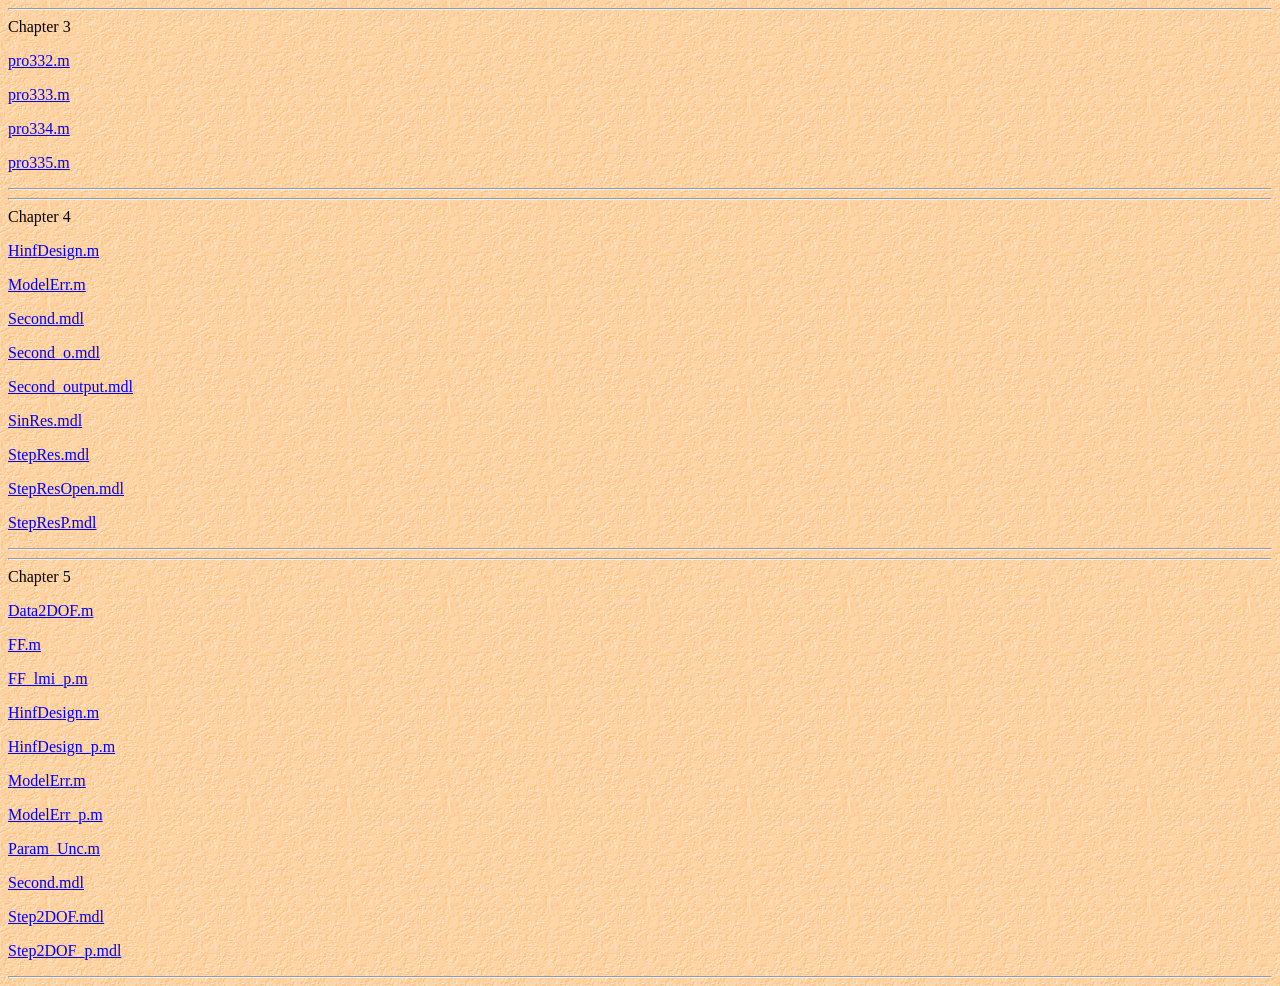
<file: TRICEPS.html>
<HTML>

<BODY BACKGROUND="JPG/09b.jpg" TEXT=#000000 LINK=#0000ff ALINK=#ffaaaa VLINK=#ff0000> 

<HR>
Chapter 3<p>
<A HREF="http://www-lab22.kuee.kyoto-u.ac.jp/~ebihara/TRICEPS2007/matlab/LMI/pro332.m"><FONT COLOR="blue">pro332.m  </FONT></A>
<p>
<A HREF="http://www-lab22.kuee.kyoto-u.ac.jp/~ebihara/TRICEPS2007/matlab/LMI/pro333.m"><FONT COLOR="blue">pro333.m  </FONT></A>
<p>
<A HREF="http://www-lab22.kuee.kyoto-u.ac.jp/~ebihara/TRICEPS2007/matlab/LMI/pro334.m"><FONT COLOR="blue">pro334.m  </FONT></A>
<p>
<A HREF="http://www-lab22.kuee.kyoto-u.ac.jp/~ebihara/TRICEPS2007/matlab/LMI/pro335.m"><FONT COLOR="blue">pro335.m  </FONT></A>
<HR>

<HR>
Chapter 4<p>
<A HREF="http://www-lab22.kuee.kyoto-u.ac.jp/~ebihara/TRICEPS2007/matlab/Hinf/HinfDesign.m"><FONT COLOR="blue">HinfDesign.m  </FONT></A>
<p>
<A HREF="http://www-lab22.kuee.kyoto-u.ac.jp/~ebihara/TRICEPS2007/matlab/Hinf/ModelErr.m"><FONT COLOR="blue">ModelErr.m  </FONT></A>
<p>
<A HREF="http://www-lab22.kuee.kyoto-u.ac.jp/~ebihara/TRICEPS2007/matlab/Hinf/Second.mdl"><FONT COLOR="blue">Second.mdl  </FONT></A>
<p>
<A HREF="http://www-lab22.kuee.kyoto-u.ac.jp/~ebihara/TRICEPS2007/matlab/Hinf/Second_o.mdl"><FONT COLOR="blue">Second_o.mdl  </FONT></A>
<p>
<A HREF="http://www-lab22.kuee.kyoto-u.ac.jp/~ebihara/TRICEPS2007/matlab/Hinf/Second_output.mdl"><FONT COLOR="blue">Second_output.mdl  </FONT></A>
<p>
<A HREF="http://www-lab22.kuee.kyoto-u.ac.jp/~ebihara/TRICEPS2007/matlab/Hinf/SinRes.mdl"><FONT COLOR="blue">SinRes.mdl  </FONT></A>
<p>
<A HREF="http://www-lab22.kuee.kyoto-u.ac.jp/~ebihara/TRICEPS2007/matlab/Hinf/StepRes.mdl"><FONT COLOR="blue">StepRes.mdl  </FONT></A>
<p>
<A HREF="http://www-lab22.kuee.kyoto-u.ac.jp/~ebihara/TRICEPS2007/matlab/Hinf/StepResOpen.mdl"><FONT COLOR="blue">StepResOpen.mdl  </FONT></A>
<p>
<A HREF="http://www-lab22.kuee.kyoto-u.ac.jp/~ebihara/TRICEPS2007/matlab/Hinf/StepResP.mdl"><FONT COLOR="blue">StepResP.mdl  </FONT></A>
<HR>

<HR>
Chapter 5<p>
<A HREF="http://www-lab22.kuee.kyoto-u.ac.jp/~ebihara/TRICEPS2007/matlab/2DOF/Data2DOF.m"><FONT COLOR="blue">Data2DOF.m  </FONT></A>
<p>
<A HREF="http://www-lab22.kuee.kyoto-u.ac.jp/~ebihara/TRICEPS2007/matlab/2DOF/FF.m"><FONT COLOR="blue">FF.m  </FONT></A>
<p>
<A HREF="http://www-lab22.kuee.kyoto-u.ac.jp/~ebihara/TRICEPS2007/matlab/2DOF/FF_lmi_p.m"><FONT COLOR="blue">FF_lmi_p.m  </FONT></A>
<p>
<A HREF="http://www-lab22.kuee.kyoto-u.ac.jp/~ebihara/TRICEPS2007/matlab/2DOF/HinfDesign.m"><FONT COLOR="blue">HinfDesign.m  </FONT></A>
<p>
<A HREF="http://www-lab22.kuee.kyoto-u.ac.jp/~ebihara/TRICEPS2007/matlab/2DOF/HinfDesign_p.m"><FONT COLOR="blue">HinfDesign_p.m  </FONT></A>
<p>
<A HREF="http://www-lab22.kuee.kyoto-u.ac.jp/~ebihara/TRICEPS2007/matlab/2DOF/ModelErr.m"><FONT COLOR="blue">ModelErr.m  </FONT></A>
<p>
<A HREF="http://www-lab22.kuee.kyoto-u.ac.jp/~ebihara/TRICEPS2007/matlab/2DOF/ModelErr_p.m"><FONT COLOR="blue">ModelErr_p.m  </FONT></A>
<p>
<A HREF="http://www-lab22.kuee.kyoto-u.ac.jp/~ebihara/TRICEPS2007/matlab/2DOF/Param_Unc.m"><FONT COLOR="blue">Param_Unc.m   </FONT></A>
<p>
<A HREF="http://www-lab22.kuee.kyoto-u.ac.jp/~ebihara/TRICEPS2007/matlab/2DOF/Second.mdl"><FONT COLOR="blue">Second.mdl   </FONT></A>
<p>
<A HREF="http://www-lab22.kuee.kyoto-u.ac.jp/~ebihara/TRICEPS2007/matlab/2DOF/Step2DOF.mdl"><FONT COLOR="blue">Step2DOF.mdl  </FONT></A>
<p>
<A HREF="http://www-lab22.kuee.kyoto-u.ac.jp/~ebihara/TRICEPS2007/matlab/2DOF/Step2DOF_p.mdl"><FONT COLOR="blue">Step2DOF_p.mdl  </FONT></A>
<p>
<HR>

</BODY>
</HTML>
</file>
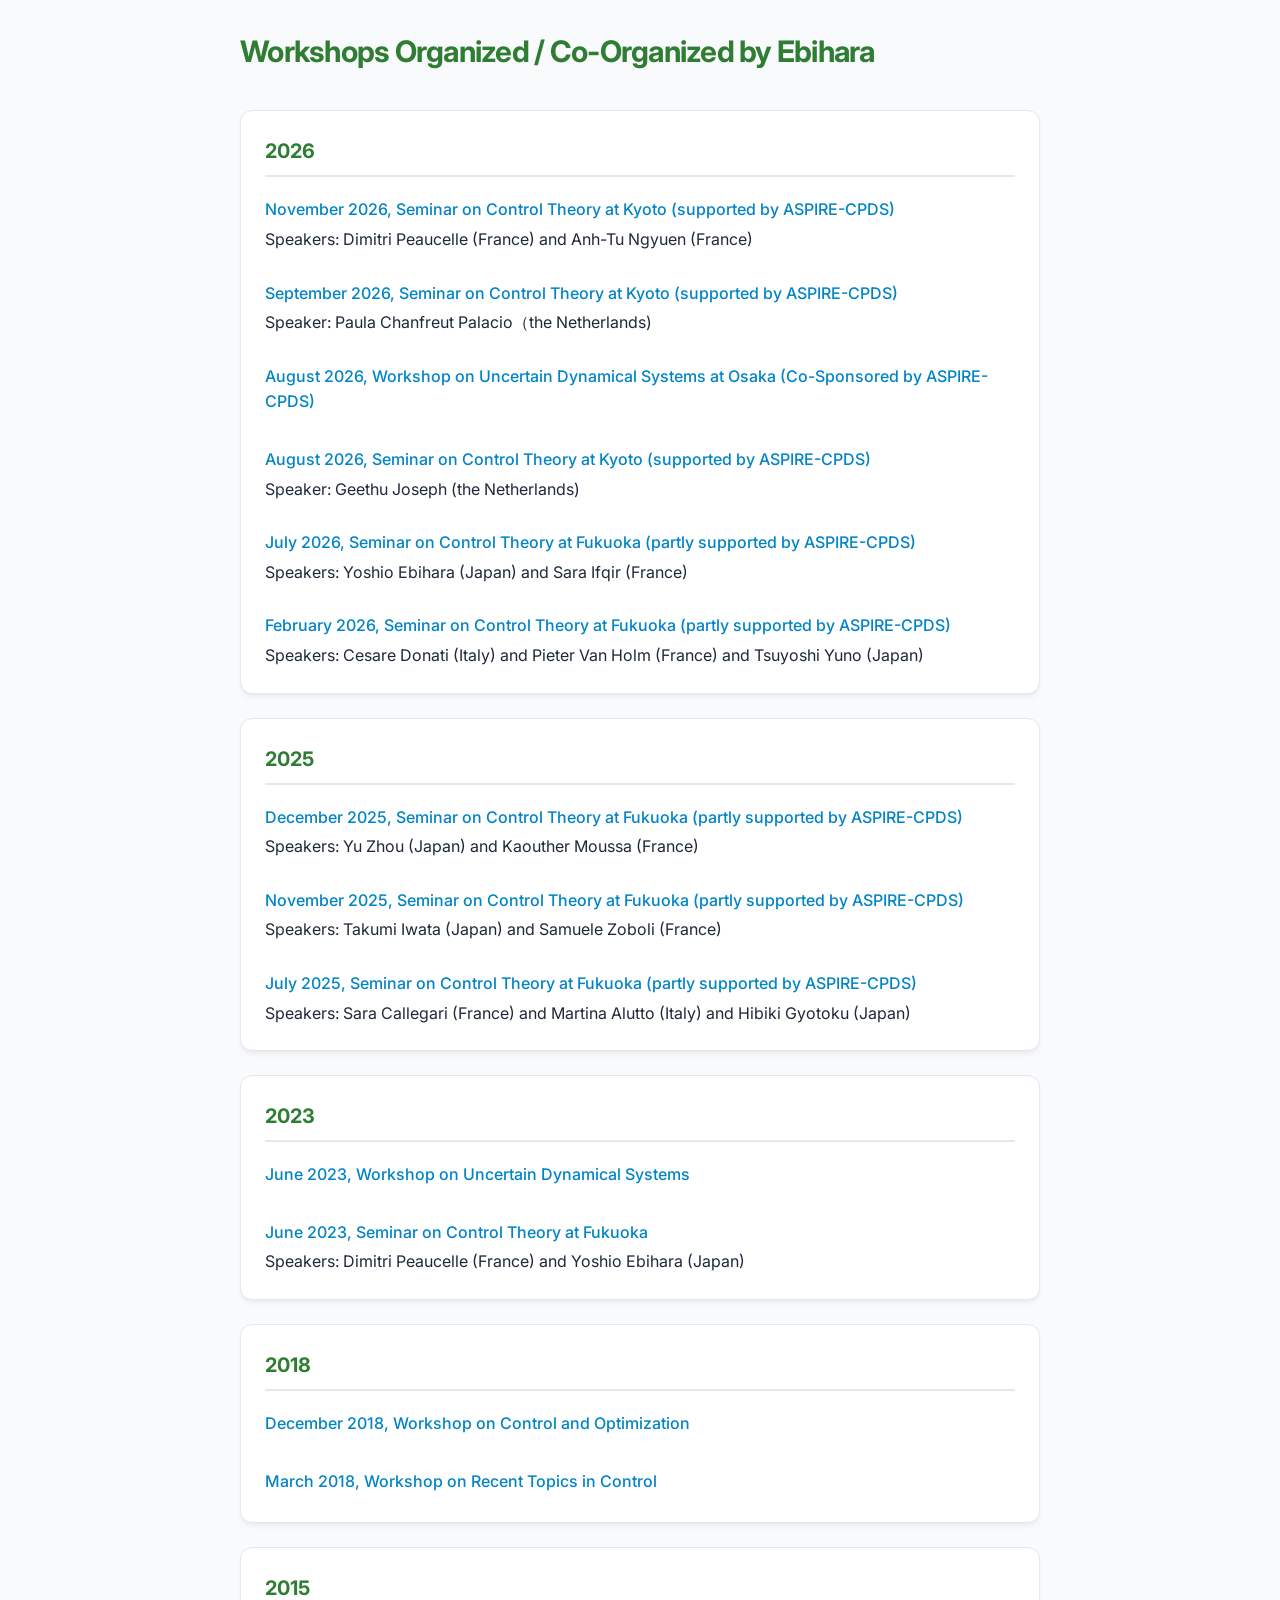
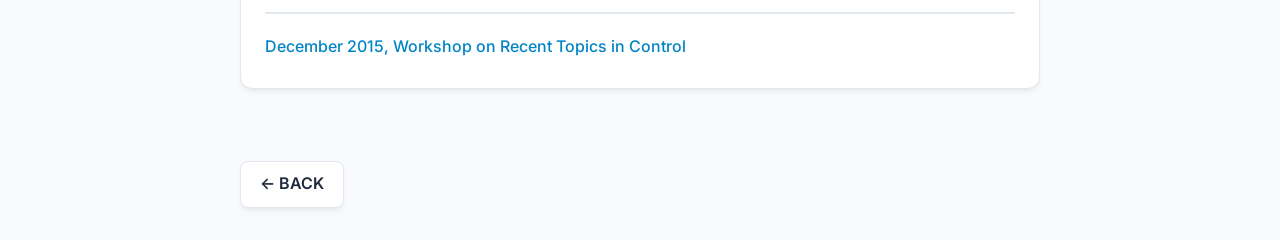
<file: ws.html>
<!DOCTYPE html>
<html lang="en">
<head>
  <meta charset="UTF-8">
  <meta name="viewport" content="width=device-width, initial-scale=1.0">
  <title>Workshops Organized/Co-Organized by Ebihara</title>
  <!-- Modern Font (Inter) -->
  <link rel="preconnect" href="https://fonts.googleapis.com">
  <link rel="preconnect" href="https://fonts.gstatic.com" crossorigin>
  <link href="https://fonts.googleapis.com/css2?family=Inter:wght@400;500;600;700&display=swap" rel="stylesheet">
  
  <style>
    :root {
      --bg-color: #f8fafc;
      --card-bg: #ffffff;
      --primary-color: #2e7d32; /* 元の緑色を深みのあるモダンな色に調整 */
      --text-main: #1e293b;
      --text-muted: #64748b;
      --link-color: #0284c7;
      --link-hover: #0369a1;
      --border-color: #e2e8f0;
      --shadow: 0 4px 6px -1px rgba(0, 0, 0, 0.05), 0 2px 4px -2px rgba(0, 0, 0, 0.05);
      --radius: 12px;
    }

    * {
      box-sizing: border-box;
      margin: 0;
      padding: 0;
    }

    body {
      font-family: 'Inter', -apple-system, BlinkMacSystemFont, "Segoe UI", Roboto, "Helvetica Neue", Arial, sans-serif;
      background-color: var(--bg-color);
      color: var(--text-main);
      line-height: 1.6;
      padding: 2rem 1rem;
    }

    .container {
      max-width: 800px;
      margin: 0 auto;
    }

    header {
      margin-bottom: 2.5rem;
      text-align: left;
    }

    h1 {
      font-size: 1.85rem;
      font-weight: 700;
      color: var(--primary-color);
      letter-spacing: -0.025em;
      line-height: 1.3;
    }

    /* Timeline / Year Section */
    .year-section {
      background: var(--card-bg);
      border: 1px solid var(--border-color);
      border-radius: var(--radius);
      padding: 1.5rem;
      margin-bottom: 1.5rem;
      box-shadow: var(--shadow);
      transition: transform 0.2s ease, box-shadow 0.2s ease;
    }

    .year-section:hover {
      box-shadow: 0 10px 15px -3px rgba(0, 0, 0, 0.08), 0 4px 6px -4px rgba(0, 0, 0, 0.05);
    }

    .year-title {
      font-size: 1.25rem;
      font-weight: 700;
      color: var(--primary-color);
      margin-bottom: 1rem;
      padding-bottom: 0.5rem;
      border-bottom: 2px solid #e2e8f0;
      display: flex;
      align-items: center;
      gap: 0.5rem;
    }

    .workshop-list {
      list-style: none;
      display: flex;
      flex-direction: column;
      gap: 0.75rem;
    }

    .workshop-item {
      position: relative;
    }

    .workshop-link {
      display: inline-block;
      color: var(--link-color);
      text-decoration: none;
      font-weight: 500;
      padding: 0.25rem 0;
      transition: color 0.15s ease, transform 0.15s ease;
    }

    .workshop-link:hover {
      color: var(--link-hover);
      text-decoration: underline;
      transform: translateX(4px);
    }

    /* Back Button */
    .footer-nav {
      margin-top: 3rem;
      padding-top: 1.5rem;
    }

    .back-button {
      display: inline-flex;
      align-items: center;
      gap: 0.5rem;
      padding: 0.6rem 1.2rem;
      background-color: #ffffff;
      color: var(--text-main);
      border: 1px solid var(--border-color);
      border-radius: 8px;
      font-weight: 600;
      text-decoration: none;
      box-shadow: var(--shadow);
      transition: all 0.2s ease;
    }

    .back-button:hover {
      background-color: var(--primary-color);
      color: #ffffff;
      border-color: var(--primary-color);
    }
  </style>
</head>
<body>

  <div class="container">
    <header>
      <h1>Workshops Organized / Co-Organized by Ebihara</h1>
    </header>

    <main>
      <!-- 2026 -->
      <section class="year-section">
        <h2 class="year-title">2026</h2>
        <ul class="workshop-list">
          <li class="workshop-item">
            <a href="./WS/20261110.pdf" class="workshop-link" target="_blank" rel="noopener noreferrer">
              November 2026, Seminar on Control Theory at Kyoto (supported by ASPIRE-CPDS)
            </a>
	    <p>
	      Speakers: Dimitri Peaucelle (France) and Anh-Tu Ngyuen (France)
	    <p>
          </li>
	    <p>
          <li class="workshop-item">
            <a href="./WS/20260904.pdf" class="workshop-link" target="_blank" rel="noopener noreferrer">
              September 2026, Seminar on Control Theory at Kyoto (supported by ASPIRE-CPDS)
            </a>
	    <p>
	      Speaker: Paula Chanfreut Palacio（the Netherlands)  
	    <p>
          </li>
	    <p>
          <li class="workshop-item">
            <a href="https://wuds2026.github.io/wuds2026/" class="workshop-link" target="_blank" rel="noopener noreferrer">
              August 2026, Workshop on Uncertain Dynamical Systems at Osaka (Co-Sponsored by ASPIRE-CPDS)
            </a>
          </li>
	    <p>
          <li class="workshop-item">
            <a href="./WS/20260806.pdf" class="workshop-link" target="_blank" rel="noopener noreferrer">
              August 2026, Seminar on Control Theory at Kyoto (supported by ASPIRE-CPDS)
            </a>
	    <p>
	      Speaker: Geethu Joseph (the Netherlands)  
	    <p>
          </li>
	    <p>
          <li class="workshop-item">
            <a href="./WS/20260725.pdf" class="workshop-link" target="_blank" rel="noopener noreferrer">
              July 2026, Seminar on Control Theory at Fukuoka (partly supported by ASPIRE-CPDS)
            </a>
	    <p>
	      Speakers: Yoshio Ebihara (Japan) and Sara Ifqir (France)
	    <p>
          </li>
	    <p>
          <li class="workshop-item">
            <a href="./WS/Fukuoka2025-4.pdf" class="workshop-link" target="_blank" rel="noopener noreferrer">
              February 2026, Seminar on Control Theory at Fukuoka (partly supported by ASPIRE-CPDS)
            </a>
	    <p>
	      Speakers: Cesare Donati (Italy) and Pieter Van Holm (France) and Tsuyoshi Yuno (Japan) 
	    <p>
          </li>
        </ul>
      </section>

      <!-- 2025 -->
      <section class="year-section">
        <h2 class="year-title">2025</h2>
        <ul class="workshop-list">
          <li class="workshop-item">
            <a href="./WS/Fukuoka2025-3.pdf" class="workshop-link" target="_blank" rel="noopener noreferrer">
              December 2025, Seminar on Control Theory at Fukuoka (partly supported by ASPIRE-CPDS)
            </a>
	    <p>
	      Speakers: Yu Zhou (Japan) and Kaouther Moussa (France) 
	    <p>
          </li>
	    <p>
          <li class="workshop-item">
            <a href="./WS/Fukuoka2025-2.pdf" class="workshop-link" target="_blank" rel="noopener noreferrer">
              November 2025, Seminar on Control Theory at Fukuoka (partly supported by ASPIRE-CPDS)
            </a>
	    <p>
	      Speakers: Takumi Iwata (Japan) and Samuele Zoboli (France)
	    <p>
          </li>
	    <p>
          <li class="workshop-item">
            <a href="./WS/Fukuoka2025-1.pdf" class="workshop-link" target="_blank" rel="noopener noreferrer">
              July 2025, Seminar on Control Theory at Fukuoka (partly supported by ASPIRE-CPDS)
            </a>
	    <p>
	      Speakers: Sara Callegari (France) and Martina Alutto (Italy) and Hibiki Gyotoku (Japan)
	    <p>
          </li>
        </ul>
      </section>

      <!-- 2023 -->
      <section class="year-section">
        <h2 class="year-title">2023</h2>
        <ul class="workshop-list">
          <li class="workshop-item">
            <a href="./WS/WUDS2023.pdf" class="workshop-link" target="_blank" rel="noopener noreferrer">
              June 2023, Workshop on Uncertain Dynamical Systems
            </a>
          </li>
	    <p>
          <li class="workshop-item">
            <a href="./WS/Fukuoka2023.pdf" class="workshop-link" target="_blank" rel="noopener noreferrer">
              June 2023, Seminar on Control Theory at Fukuoka
            </a>
	    <p>
	      Speakers: Dimitri Peaucelle (France) and Yoshio Ebihara (Japan)
	    <p>
          </li>
        </ul>
      </section>

      <!-- 2018 -->
      <section class="year-section">
        <h2 class="year-title">2018</h2>
        <ul class="workshop-list">
          <li class="workshop-item">
            <a href="./WS/Kyoto2018b.pdf" class="workshop-link" target="_blank" rel="noopener noreferrer">
              December 2018, Workshop on Control and Optimization
            </a>
          </li>
	    <p>
          <li class="workshop-item">
            <a href="./WS/Kyoto2018a.pdf" class="workshop-link" target="_blank" rel="noopener noreferrer">
              March 2018, Workshop on Recent Topics in Control
            </a>
          </li>
        </ul>
      </section>

      <!-- 2015 -->
      <section class="year-section">
        <h2 class="year-title">2015</h2>
        <ul class="workshop-list">
          <li class="workshop-item">
            <a href="./WS/Kyoto2015.pdf" class="workshop-link" target="_blank" rel="noopener noreferrer">
              December 2015, Workshop on Recent Topics in Control
            </a>
          </li>
        </ul>
      </section>
    </main>

    <footer class="footer-nav">
      <a href="index.html" class="back-button">← BACK</a>
    </footer>
  </div>

</body>
</html>
</file>
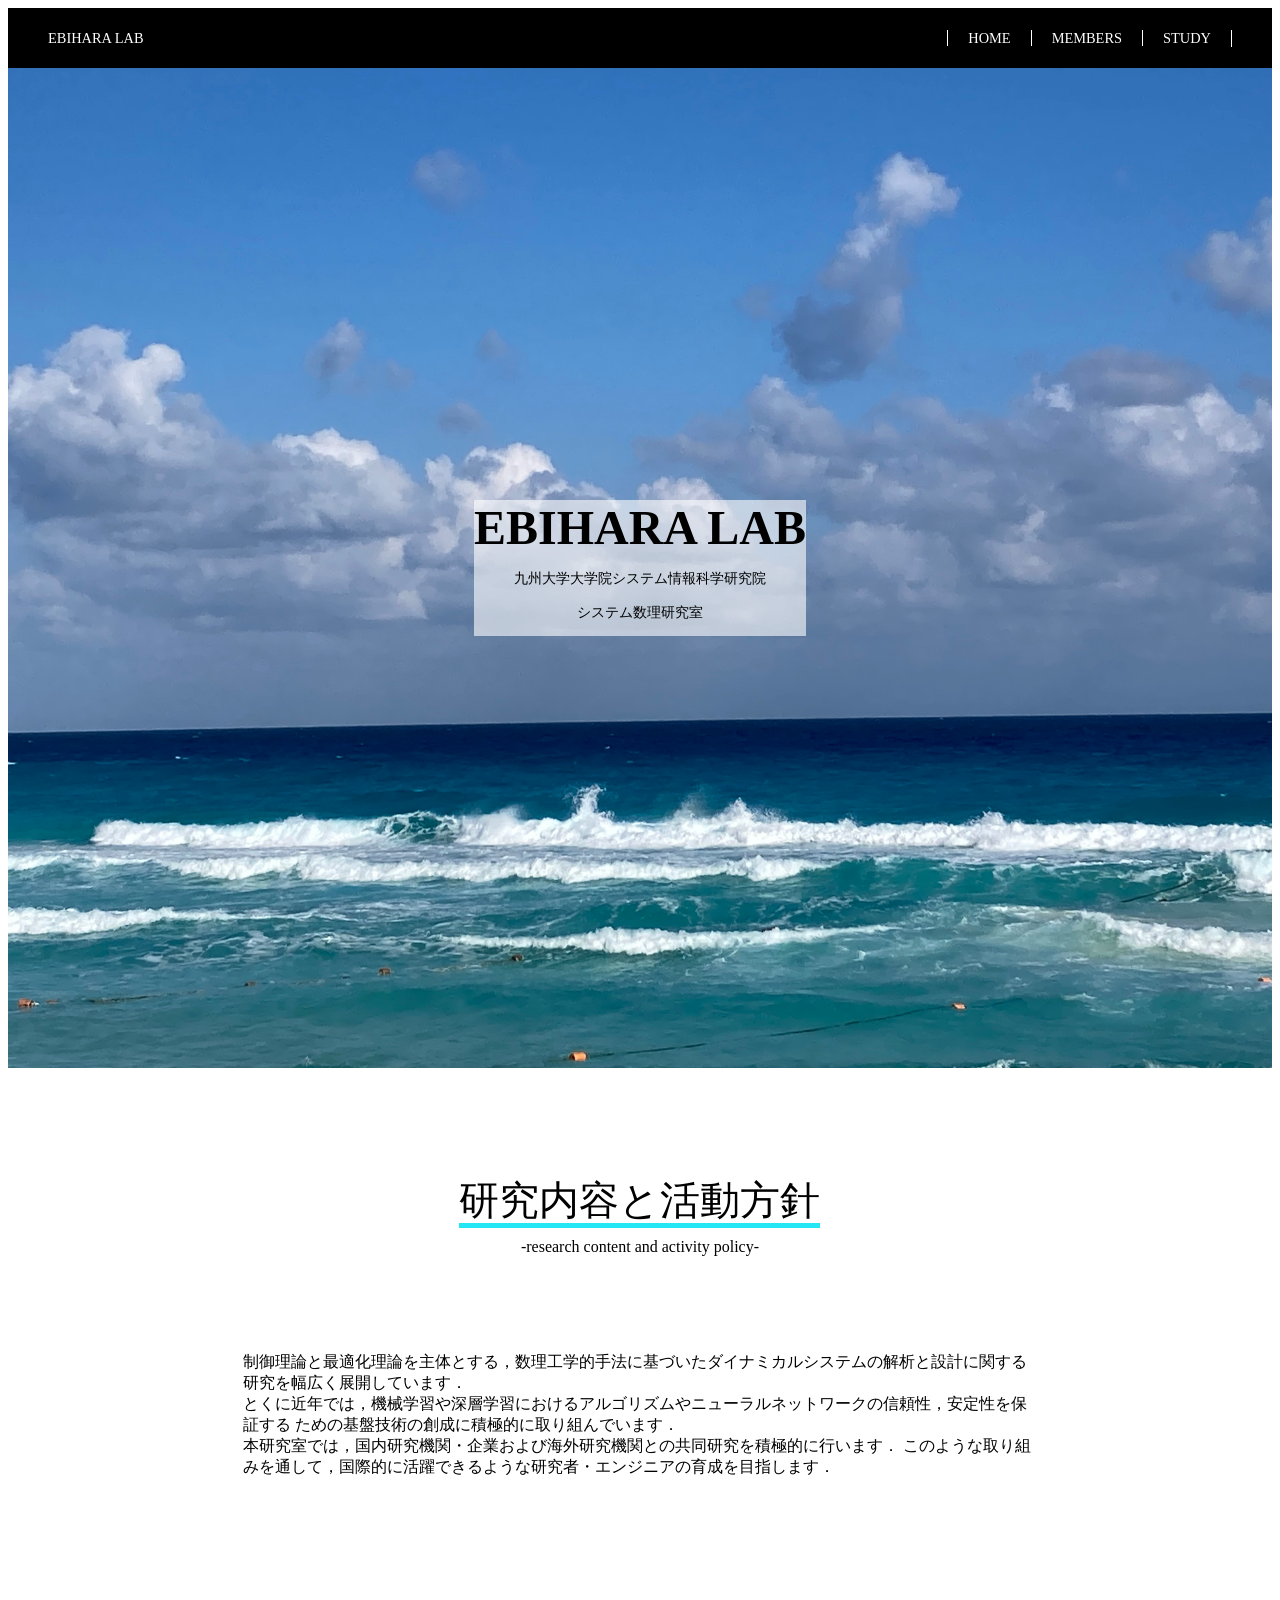
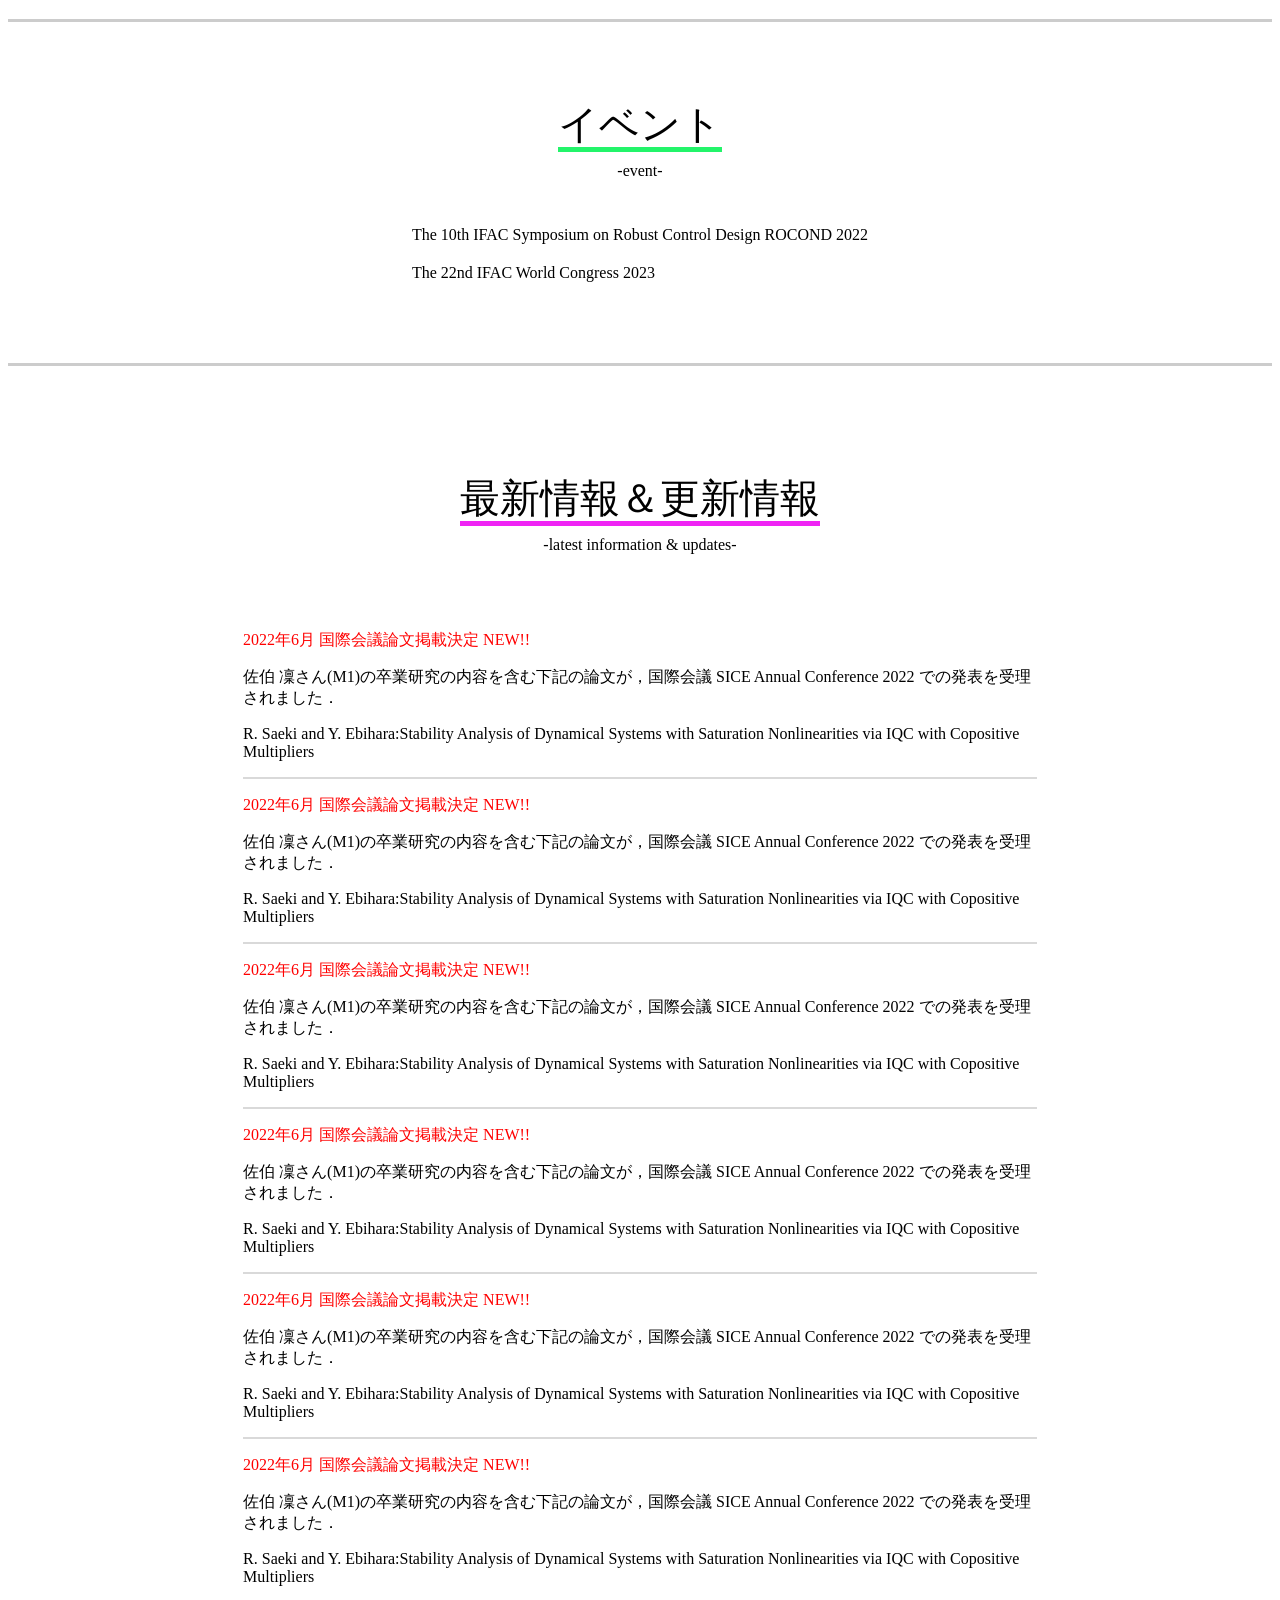
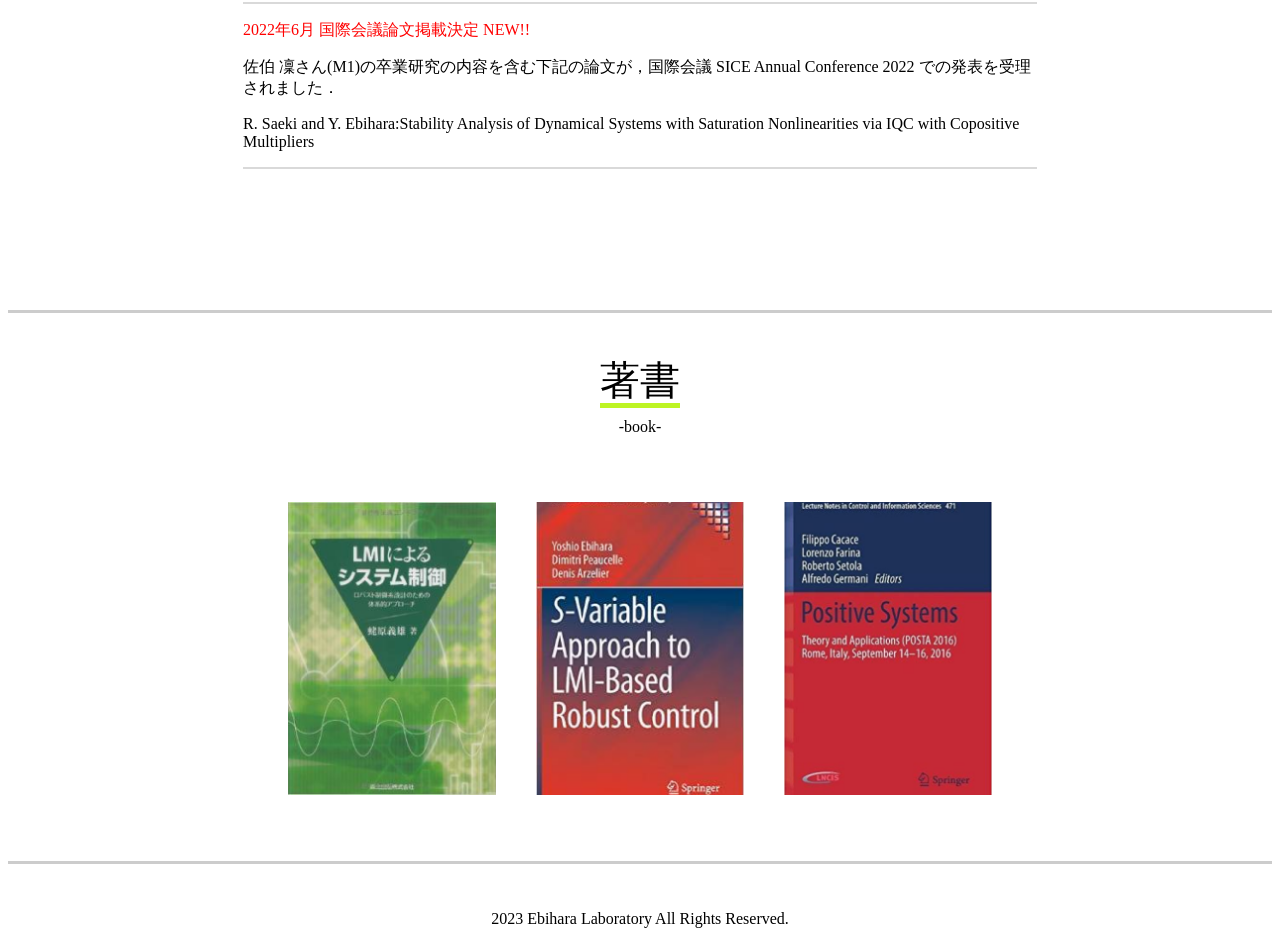
<file: kyudai_ebihara_homepage/index-j.html>
<!DOCTYPE html>
<html lang="en">
<head>
    <meta charset="UTF-8">
    <meta http-equiv="X-UA-Compatible" content="IE=edge">
    <meta name="viewport" content="width=device-width, initial-scale=1.0">
    <link rel="stylesheet" href="./main.css">
    <title>九州大学蛯原義雄研究室ホームページ</title>
</head>
<body>
    <!-- ヘッダー -->
    <header class="header">
        <div class="container">
            <!-- ロゴ -->
            <div class="area_lab_name_header">
                <a href="">EBIHARA LAB</a>
            </div>
            <!-- ナビゲーション -->
            <nav class="area_nav_header">
                <ul class="list_nav_header">
                    <li>
                        <a href="">HOME</a>
                    </li>
                    <li>
                        <a href="./members-j.html">MEMBERS</a>
                    </li>
                    <li>
                        <a href="./study-j.html">STUDY</a>
                    </li>
                </ul>
            </nav>
            <!-- ハンバーガーメニュー -->
            <!-- クリックする３本線の部分 -->
            <span class="nav_toggle">
                <i></i>
                <i></i>
                <i></i>   
            </span>
            <!-- クリックで表示されるメニュー -->
            <nav class="nav">
                <ul class="nav_menu_ul">
                    <li class="nav_menu_li"><a href="./index-j.html">HOME</a></li>
                    <li class="nav_menu_li"><a href="./members-j.html">MEMBERS</a></li>
                    <li class="nav_menu_li"><a href="./study-j.html">STUDY</a></li>
                </ul>
            </nav>
            <script src="./js/jquery-3.6.3.min.js" ></script>
            <script>
                $(".nav_toggle").on("click", function () {
                $(".nav_toggle, .nav").toggleClass("show");
                });
            </script>
        </div>
    </header>
    <main>
        <!-- トップビュー -->
        <div class="area_top_view">
            <div class="container">
                <a href="" class="area_lab_name_top">
                    <h2 class="ttl">EBIHARA LAB</h2>
                    <p class="dtl">九州大学大学院システム情報科学研究院</p>
                    <p class="dtl">システム数理研究室</p>
                </a>
            </div>
        </div>
        <!-- ホーム -->
        <section class="area_home_about">
            <div class="container">
                <div class="div_home">
                    <div class="head_home">
                        <div>
                            <p class="ttl">研究内容と活動方針</p>
                            <p class="english">-research content and activity policy-</p>
                        </div>
                    </div>
                    <div class="body_home">
                        <p>制御理論と最適化理論を主体とする，数理工学的手法に基づいたダイナミカルシステムの解析と設計に関する研究を幅広く展開しています．<br> とくに近年では，機械学習や深層学習におけるアルゴリズムやニューラルネットワークの信頼性，安定性を保証する ための基盤技術の創成に積極的に取り組んでいます．<br> 本研究室では，国内研究機関・企業および海外研究機関との共同研究を積極的に行います． このような取り組みを通して，国際的に活躍できるような研究者・エンジニアの育成を目指します．</p>
                    </div>
                </div>
            </div>
        </section>
        <!-- イベント -->
        <section class="area_home_event">
            <div class="container">
                <div class="div_home">
                    <div class="head_home">
                        <div>
                            <p class="ttl">イベント</p>
                            <p class="english">-event-</p>
                        </div>
                    </div>
                    <div class="body_home">
                        <ul class="list_event_home">
                            <li><a href="https://rocond21.ee.t.kyoto-u.ac.jp/" target="_blank">The 10th IFAC Symposium on Robust Control Design ROCOND 2022</a></li>
                            <li><a href="https://www.ifac2023.org/" target="_blank">The 22nd IFAC World Congress 2023</a></li>
                        </ul>
                    </div>
                </div>
            </div>
        </section>
        <!-- 情報 -->
        <section class="area_home_information">
            <div class="container">
                <div class="div_home">
                    <div class="head_home">
                        <div>
                            <p class="ttl">最新情報＆更新情報</p>
                            <p class="english">-latest information & updates-</p>
                        </div> 
                    </div>
                    <div class="body_home">
                        <ul class="list_information_home">
                            <li>
                                <p class="ttl">2022年6月 国際会議論文掲載決定 NEW!!</p>
                                <p>佐伯 凜さん(M1)の卒業研究の内容を含む下記の論文が，国際会議 SICE Annual Conference 2022 での発表を受理されました．</p>
                                <p>R. Saeki and Y. Ebihara:Stability Analysis of Dynamical Systems with Saturation Nonlinearities via IQC with Copositive Multipliers</p>
                            </li>
                            <li>
                                <p class="ttl">2022年6月 国際会議論文掲載決定 NEW!!</p>
                                <p>佐伯 凜さん(M1)の卒業研究の内容を含む下記の論文が，国際会議 SICE Annual Conference 2022 での発表を受理されました．</p>
                                <p>R. Saeki and Y. Ebihara:Stability Analysis of Dynamical Systems with Saturation Nonlinearities via IQC with Copositive Multipliers</p>
                            </li>
                            <li>
                                <p class="ttl">2022年6月 国際会議論文掲載決定 NEW!!</p>
                                <p>佐伯 凜さん(M1)の卒業研究の内容を含む下記の論文が，国際会議 SICE Annual Conference 2022 での発表を受理されました．</p>
                                <p>R. Saeki and Y. Ebihara:Stability Analysis of Dynamical Systems with Saturation Nonlinearities via IQC with Copositive Multipliers</p>
                            </li>
                            <li>
                                <p class="ttl">2022年6月 国際会議論文掲載決定 NEW!!</p>
                                <p>佐伯 凜さん(M1)の卒業研究の内容を含む下記の論文が，国際会議 SICE Annual Conference 2022 での発表を受理されました．</p>
                                <p>R. Saeki and Y. Ebihara:Stability Analysis of Dynamical Systems with Saturation Nonlinearities via IQC with Copositive Multipliers</p>
                            </li>
                            <li>
                                <p class="ttl">2022年6月 国際会議論文掲載決定 NEW!!</p>
                                <p>佐伯 凜さん(M1)の卒業研究の内容を含む下記の論文が，国際会議 SICE Annual Conference 2022 での発表を受理されました．</p>
                                <p>R. Saeki and Y. Ebihara:Stability Analysis of Dynamical Systems with Saturation Nonlinearities via IQC with Copositive Multipliers</p>
                            </li>
                            <li>
                                <p class="ttl">2022年6月 国際会議論文掲載決定 NEW!!</p>
                                <p>佐伯 凜さん(M1)の卒業研究の内容を含む下記の論文が，国際会議 SICE Annual Conference 2022 での発表を受理されました．</p>
                                <p>R. Saeki and Y. Ebihara:Stability Analysis of Dynamical Systems with Saturation Nonlinearities via IQC with Copositive Multipliers</p>
                            </li>
                            <li>
                                <p class="ttl">2022年6月 国際会議論文掲載決定 NEW!!</p>
                                <p>佐伯 凜さん(M1)の卒業研究の内容を含む下記の論文が，国際会議 SICE Annual Conference 2022 での発表を受理されました．</p>
                                <p>R. Saeki and Y. Ebihara:Stability Analysis of Dynamical Systems with Saturation Nonlinearities via IQC with Copositive Multipliers</p>
                            </li>
                        </ul>
                    </div>
                </div>
            </div>
        </section>
        <!-- 著書 -->
        <section class="area_home_book">
            <div class="container">
                <div class="div_home">
                    <div class="head_home">
                        <div>
                            <p class="ttl">著書</p>
                            <p class="english">-book-</p>
                        </div>
                    </div>
                    <div class="body_home">
                        <ul class="list_book_home">
                            <li><a href="https://www.amazon.co.jp/LMI%E3%81%AB%E3%82%88%E3%82%8B%E3%82%B7%E3%82%B9%E3%83%86%E3%83%A0%E5%88%B6%E5%BE%A1-POD%E7%89%88-%E3%83%AD%E3%83%90%E3%82%B9%E3%83%88%E5%88%B6%E5%BE%A1%E7%B3%BB%E8%A8%AD%E8%A8%88%E3%81%AE%E3%81%9F%E3%82%81%E3%81%AE%E4%BD%93%E7%B3%BB%E7%9A%84%E3%82%A2%E3%83%97%E3%83%AD%E3%83%BC%E3%83%81-%E8%9B%AF%E5%8E%9F-%E7%BE%A9%E9%9B%84/dp/4627921098/ref=sr_1_1?qid=1677593078&s=books&sr=1-1" target="_blank"><img src="./imgs/book_1.png" alt=""></a></li>
                            <li><a href="https://www.amazon.co.jp/S-Variable-Approach-LMI-Based-Communications-Engineering-ebook/dp/B00S15UYDO/ref=sr_1_1?__mk_ja_JP=%E3%82%AB%E3%82%BF%E3%82%AB%E3%83%8A&crid=2U4F5B2JVIYQK&keywords=yoshio+ebihara&qid=1677596051&s=books&sprefix=yoshio+ebihara%2Cstripbooks%2C198&sr=1-1" target="_blank"><img src="./imgs/book_2.png" alt=""></a></li>
                            <li><a href="https://www.amazon.co.jp/Positive-Systems-Applications-September-Information-ebook/dp/B06XZKWN25/ref=sr_1_14?__mk_ja_JP=%E3%82%AB%E3%82%BF%E3%82%AB%E3%83%8A&crid=17JJHWG8RZ6C9&keywords=positive+systems&qid=1677596172&sprefix=positive+systems%2Caps%2C306&sr=8-14" target="_blank"><img src="./imgs/book_3.png" alt=""></a></li>
                        </ul>
                    </div>
                </div>
            </div>
        </section>
    </main>
    <!-- フッター -->
    <footer class="footer">
        <div class="container">
            <div class="area_lab_sign_footer">
                <p>2023 Ebihara Laboratory All Rights Reserved.</p>
            </div>
        </div>
    </footer>
</body>
</html>
</file>
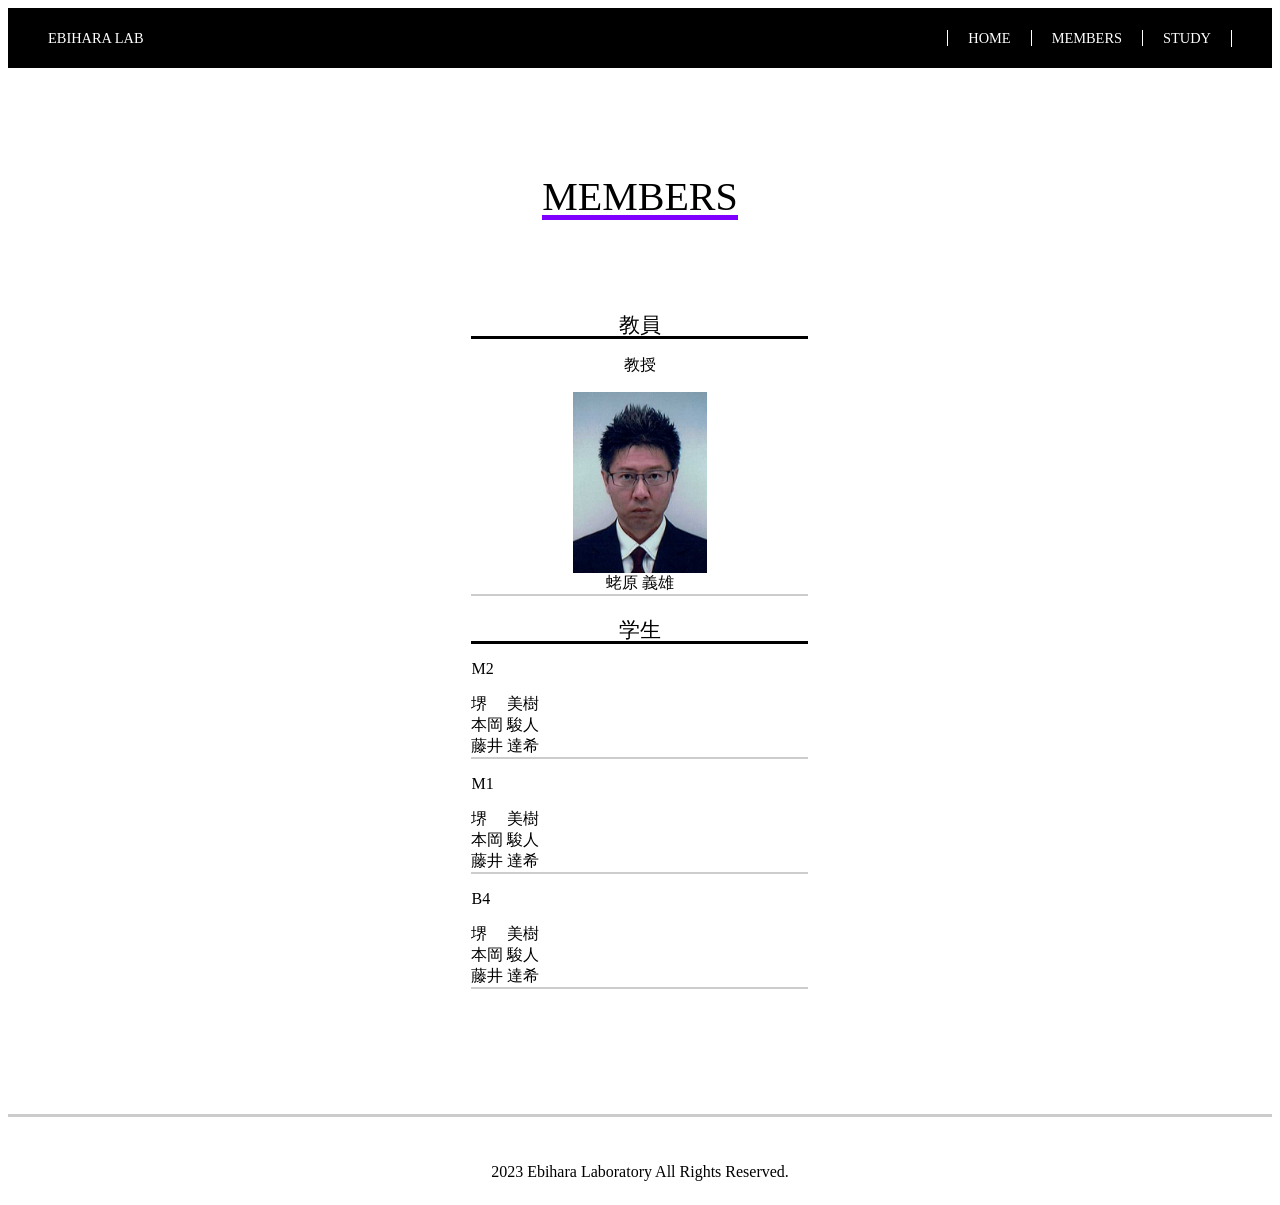
<file: kyudai_ebihara_homepage/members-j.html>
<!DOCTYPE html>
<html lang="en">
<head>
    <meta charset="UTF-8">
    <meta http-equiv="X-UA-Compatible" content="IE=edge">
    <meta name="viewport" content="width=device-width, initial-scale=1.0">
    <link rel="stylesheet" href="./members.css">
    <title>MEMBERS</title>
</head>
<body>
    <header class="header">
        <div class="container">
            <div class="area_lab_name_header">
                <a href="./index-j.html">EBIHARA LAB</a>
            </div>
            <nav class="area_nav_header">
                <ul class="list_nav_header">
                    <li>
                        <a href="./index-j.html">HOME</a>
                    </li>
                    <li>
                        <a href="">MEMBERS</a>
                    </li>
                    <li>
                        <a href="./study-j.html">STUDY</a>
                    </li>
                </ul>
            </nav>
            <!-- ハンバーガーメニュー -->
            <!-- クリックする３本線の部分 -->
            <span class="nav_toggle">
                <i></i>
                <i></i>
                <i></i>   
            </span>
            <!-- クリックで表示されるメニュー -->
            <nav class="nav">
                <ul class="nav_menu_ul">
                    <li class="nav_menu_li"><a href="./index-j.html">HOME</a></li>
                    <li class="nav_menu_li"><a href="./members-j.html">MEMBERS</a></li>
                    <li class="nav_menu_li"><a href="./study-j.html">STUDY</a></li>
                </ul>
            </nav>
            <script src="./js/jquery-3.6.3.min.js" ></script>
            <script>
                $(".nav_toggle").on("click", function () {
                $(".nav_toggle, .nav").toggleClass("show");
                });
            </script>
        </div>
    </header>
    <main>
        <section class="area_home_members">
            <div class="container">
                <div class="div_home">
                    <div class="head_home">
                        <div>
                            <p class="ttl">MEMBERS</p>
                        </div>
                    </div>
                    <div class="body_home">
                        <div>
                            <p class="ttl">教員</p>
                            <ul class="list_teacher">
                                <li><p>教授</p></li>
                                <img src="./imgs/Prof_Ebihara.jpg" alt="">
                                <li><a href="https://ctrl.ees.kyushu-u.ac.jp/~ebihara/index-j.html">蛯原 義雄</a></li>
                            </ul>
                        </div>
                        <div>
                            <p class="ttl">学生</p>
                            <ul>
                                <li><p>M2</p></li>
                                <li>堺　 美樹</li>
                                <li>本岡 駿人</li>
                                <li>藤井 達希</li>
                            </ul>
                            <ul>
                                <li><p>M1</p></li>
                                <li>堺　 美樹</li>
                                <li>本岡 駿人</li>
                                <li>藤井 達希</li>
                            </ul>
                            <ul>
                                <li><p>B4</p></li>
                                <li>堺　 美樹</li>
                                <li>本岡 駿人</li>
                                <li>藤井 達希</li>
                            </ul>
                        </div>
                    </div>
                </div>
            </div>
        </section>
    </main>
    <footer class="footer">
        <div class="container">
            <div class="area_lab_sign_footer">
                <p>2023 Ebihara Laboratory All Rights Reserved.</p>
            </div>
        </div>
    </footer>
</body>
</html>
</file>
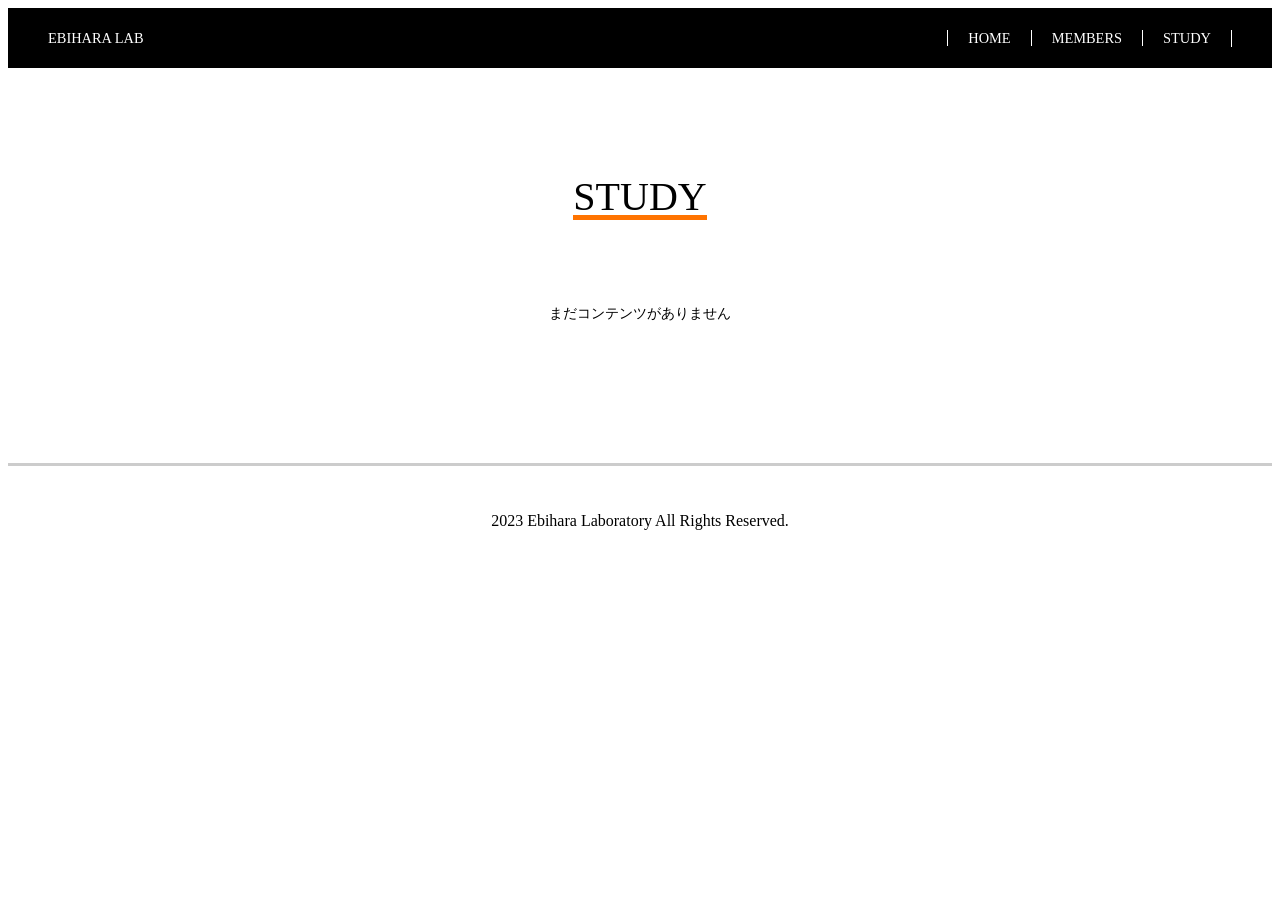
<file: kyudai_ebihara_homepage/study-j.html>
<!DOCTYPE html>
<html lang="en">
<head>
    <meta charset="UTF-8">
    <meta http-equiv="X-UA-Compatible" content="IE=edge">
    <meta name="viewport" content="width=device-width, initial-scale=1.0">
    <link rel="stylesheet" href="./study.css">
    <title>STUDY</title>
</head>
<body>
    <header class="header">
        <div class="container">
            <div class="area_lab_name_header">
                <a href="./index-j.html">EBIHARA LAB</a>
            </div>
            <nav class="area_nav_header">
                <ul class="list_nav_header">
                    <li>
                        <a href="./index-j.html">HOME</a>
                    </li>
                    <li>
                        <a href="./members-j.html">MEMBERS</a>
                    </li>
                    <li>
                        <a href="">STUDY</a>
                    </li>
                </ul>
            </nav>
            <!-- ハンバーガーメニュー -->
            <!-- クリックする３本線の部分 -->
            <span class="nav_toggle">
                <i></i>
                <i></i>
                <i></i>   
            </span>
            <!-- クリックで表示されるメニュー -->
            <nav class="nav">
                <ul class="nav_menu_ul">
                    <li class="nav_menu_li"><a href="./index-j.html">HOME</a></li>
                    <li class="nav_menu_li"><a href="./members-j.html">MEMBERS</a></li>
                    <li class="nav_menu_li"><a href="./study-j.html">STUDY</a></li>
                </ul>
            </nav>
            <script src="./js/jquery-3.6.3.min.js" ></script>
            <script>
                $(".nav_toggle").on("click", function () {
                $(".nav_toggle, .nav").toggleClass("show");
                });
            </script>
        </div>
    </header>
    <main>
        <section class="area_home_study">
            <div class="container">
                <div class="div_home">
                    <div class="head_home">
                        <div>
                            <p class="ttl">STUDY</p>
                        </div>
                    </div>
                    <div class="body_home">
                        <div>
                            <p>まだコンテンツがありません</p>
                        </div>                          
                    </div>
                </div>
            </div>
        </section>
    </main>
    <footer class="footer">
        <div class="container">
            <div class="area_lab_sign_footer">
                <p>2023 Ebihara Laboratory All Rights Reserved.</p>
            </div>
        </div>
    </footer>
</body>
</html>
</file>
<file: kyudai_ebihara_homepage/main.css>
a {
    text-decoration: none;
    color: #000;
    cursor: pointer;
}
img {
    vertical-align: bottom;
}
ul {
    list-style-type: none;
    padding-left: 0;
}
body {
    padding: 0;
}
.container {
    max-width: 1780px;
    padding: 0 40px;
    margin: 0 auto;
}

/* ヘッダー */
.header {
    font-size: 0.9em;
    background: #000;
}
.header a {
    color: #fff;
}
.header > .container {
    height: 60px;
    display: flex;
    align-items: center;
}

/* ヘッダーナビ */
.area_nav_header {
    margin-left: auto;
}
.list_nav_header {
    display: flex;
    align-items: center;
    border-right: solid 1px #fff;
}
.list_nav_header  a {
    padding: 0 20px;
    border-left: solid 1px #fff;
}
.list_nav_header  a:hover {
    color: #000;
    background: #eee;
}

/* トップビュー */
.area_top_view {
    background: url(./imgs/CDC2022.jpg) no-repeat right center;
    background-size: cover;
    text-align: center;
}
.area_top_view > .container {
    height: 1000px;
    display: flex;
    align-items: center;
    justify-content: center;
}
.area_top_view .ttl {
    font-size: 3em;
    margin: 0;
}
.area_lab_name_top {
    background-color: rgba(255,255,255,0.6);
}
.area_top_view .dtl {
    font-size: 0.9em;
}

/* エリアホーム */
[class*="area_home"] {
    padding: 65px;
    border-bottom: solid 3px #ccc;
}
[class*="area_home"] > .container {
    width: 70%;
    display: flex;
    align-items: center;
    justify-content: center;
}
.head_home {
    display: flex;
    justify-content: center;
    text-align: center;
}
.head_home  .ttl {
    font-size: 2.5em;
    position: relative;
    margin-bottom: 10px;
}
.english {
    margin: 0;
}
/* .head_home  .ttl::after {
    content: "";
    width: 100%;
    height: 5px;
    position: absolute;
    bottom: 0;
    left: 0;
    background-color: #000;
} */
.head_home  .ttl::after {
    content: "";
    width: 100%;
    height: 5px;
    position: absolute;
    bottom: 0;
    left: 0;
}

.body_home {
    padding: 60px 0;
}

/* 研究内容と活動方針 */
.area_home_about .head_home  .ttl::after {
    background-color: #23E7F4;
}
.area_home_about .body_home {
    padding-top: 80px;
}
/* イベント */
.area_home_event {
    padding: 35px 65px;
}
.area_home_event .body_home {
    padding: 30px;
}
.area_home_event .head_home  .ttl::after {
    background-color: #23F46A;
}
.area_home_event li+li {
    margin-top: 20px;
}
.area_home_event a:hover {
    color: #ccc;
}
/* 最新情報＆更新情報 */
.area_home_information .head_home  .ttl::after {
    background-color: #EF23F4;
}
.list_information_home li {
    border-bottom: solid 2px #d9d9d9;
}
.list_information_home .ttl {
    color: red;
}
/* 著書 */
.area_home_book {
    padding: 0 65px;
}
.area_home_book .body_home {
    padding: 30px;
}
.area_home_book .head_home  .ttl::after {
    background-color: #BDF423;
}
.list_book_home {
    display: flex;
    align-items: center;
    justify-content: space-between;
}
.list_book_home > li {
    display: block;
    margin: 20px;
}
.list_book_home img {
    width: 13em;
}

/* フッター */
.footer > .container {
    display: flex;
    align-items: center;
    justify-content: center;
}
.area_lab_sign_footer {
    padding-top: 30px;
}
/* レスポンシブ */
@media screen and (max-width:1024px){
    body {
        font-size:16px
    }
}
@media screen and (max-width:768px){
    body {
        font-size:16px
    }
    .container {
        max-width: 1780px;
        padding: 0 20px;
        margin: 0 auto;
    }
    /* トップビュー */
    .area_top_view > .container {
        height: 400px;
    }
    /* エリアホーム */
    [class*="area_home"] {
        padding: 45px 10px;
        border-bottom: solid 3px #ccc;
    }
    .head_home  .ttl {
        font-size: 1.5em;
    }
    .body_home {
        padding: 40px 0;
    }
    /* 研究内容と活動方針 */
    .area_home_about .body_home {
    padding-top: 50px;
    }
    /* イベント */
    .area_home_event .body_home {
        padding: 20px 0;
    }
    /*  著書 */
    .area_home_book .body_home {
        padding: 5px;
    }
    .list_book_home > li {
        margin: 5px;
    }
    .list_book_home img {
        width: 120px;
    }
}
@media screen and (max-width:480px){
    body {
        font-size:14px
    }
    .container {
        max-width: 1780px;
        padding: 0 0 0 10px;
        margin: 0 auto;
    }
    /* トップビュー */
    .area_top_view > .container {
        height: 300px;
    }
    .area_top_view .ttl {
        font-size: 2em;
        margin: 0;
    }
    /* エリアホーム */
    [class*="area_home"] {
        padding: 20px 0;
        border-bottom: solid 3px #ccc;
    }
    .head_home  .ttl {
        font-size: 1.25em;
    }
    .head_home  .ttl::after {
        height: 3px;
    }
    
    /* 研究内容と活動方針 */
    .area_home_about .body_home {
        padding-top: 30px;
    }
    /* イベント */
    .area_home_event .body_home {
        padding: 10px 0;
    }
    .list_event_home a {
        text-decoration: underline;
    }
    /*  著書 */
    .area_home_book .body_home {
        padding: 5px;
    }
    .list_book_home > li {
        margin: 5px;
    }
    .list_book_home img {
        width: 80px;
    }
    /* フッター */
    .footer {
        font-size: 10px;
    }
    /* ヘッダー */
    /* .header > .container {
        height: 40px;
    }
    .area_nav_header {
        display: none;
    } */
}

@media screen and (max-width: 550px) {
    /* ヘッダー */
    .header > .container {
        height: 40px;
    }
    .area_nav_header {
        display: none;
    }
}

/* ハンバーガーメニュー */
/* PCでは非表示にしておく */
.nav_toggle {
    margin-left: auto;
}
.nav_toggle,
.nav {
display: none;
}

/* スマホサイズで見た場合のスタイル */
@media screen and (max-width: 550px) {
/* ハンバーガーのマーク */
.nav_toggle {
    display: block;
    position: relative;
    width: 1.75rem;
    height: 1.5rem;
    margin-right: 10px;
    z-index: 2;
}
.nav_toggle i {
    display: block;
    width: 100%;
    height: 2px;
    background: #ccc;
    position: absolute;
    transition: transform 0.5s, opacity 0.5s;
}
.nav_toggle i:nth-child(1) {
    top: 0;
}
.nav_toggle i:nth-child(2) {
    top: 0;
    bottom: 0;
    margin: auto;
}
.nav_toggle i:nth-child(3) {
    bottom: 0;
}

/* クリックされた後のハンバーガーのマーク */
.nav_toggle.show i:nth-child(1) {
    transform: translateY(10px) rotate(-45deg);
    background: #000;
}
.nav_toggle.show i:nth-child(2) {
    opacity: 0;
}
.nav_toggle.show i:nth-child(3) {
    transform: translateY(-12px) rotate(45deg);
    background: #000;
}

/* クリックで表示されるメニュー：クリックされる前 */
.nav {
    display: flex;
    position: fixed;
    align-items: center;
    justify-content: center;
    top: 0;
    left: 0;
    right: 0;
    bottom: 0;
    opacity: 0;
    visibility: hidden;
    transition: opacity 0.5s, visibility 0.5s;
    background: #fff;
    z-index: 1;
}
.nav_menu_li {
    margin-bottom: 30px;
}
.nav_menu_li a {
    color: #000;
    text-decoration: none;
}

/* クリックで表示されるメニュー：クリックされた後 */
.nav.show {
    opacity: 1;
    visibility: visible;
}
}
</file>
<file: kyudai_ebihara_homepage/members.css>
a {
    text-decoration: none;
    color: #000;
    cursor: pointer;
}
img {
    vertical-align: bottom;
}
ul {
    list-style-type: none;
}
body {
    padding: 0;
}
.container {
    max-width: 1780px;
    padding: 0 40px;
    margin: 0 auto;
}

/* ヘッダー */
.header {
    font-size: 0.9em;
    background: #000;
}
.header a {
    color: #fff;
}
.header > .container {
    height: 60px;
    display: flex;
    align-items: center;
}

/* ヘッダーナビ */
.area_nav_header {
    margin-left: auto;
}
.list_nav_header {
    display: flex;
    align-items: center;
    border-right: solid 1px #fff;
}
.list_nav_header  a {
    padding: 0 20px;
    border-left: solid 1px #fff;
}
.list_nav_header  a:hover {
    color: #000;
    background: #eee;
}
/* エリアホーム */
[class*="area_home"] {
    padding: 65px;
    border-bottom: solid 3px #ccc;
}
[class*="area_home"] > .container {
    width: 70%;
    display: flex;
    align-items: center;
    justify-content: center;
}
.head_home {
    display: flex;
    justify-content: center;
    text-align: center;
}
.head_home  .ttl {
    font-size: 2.5em;
    position: relative;
    margin-bottom: 10px;
}
.english {
    margin: 0;
}

.head_home  .ttl::after {
    content: "";
    width: 100%;
    height: 5px;
    position: absolute;
    bottom: 0;
    left: 0;
    /* メンバー 用*/
    background-color: #8000ff;
}

.body_home {
    padding: 60px 0;
}
.body_home  .ttl {
    font-size: 1.3em;
    position: relative;
    margin-bottom: 10px;
    text-align: center;
}

.body_home  .ttl::after {
    content: "";
    width: 100%;
    height: 3px;
    position: absolute;
    bottom: 0;
    left: 0;
    background-color: #000;
}

/* MEMBERS */
.area_home_members ul {
    border-bottom: solid 2px #ccc;
    margin: 0;
    padding: 0;
}
.area_home_members a {
    padding-right: 50%;
}
.area_home_members a:hover {
    color: #1900ff;
    font-weight: 400;
}
.body_home img {
    width: 40%;
}
/* 教員 */
.list_teacher {
    text-align: center;
}
.list_teacher a {
    padding:0;
    margin:0
}
/* フッター */
.footer > .container {
    display: flex;
    align-items: center;
    justify-content: center;
}
.area_lab_sign_footer {
    padding-top: 30px;
}

/* レスポンシブ */
@media screen and (max-width:1024px){
    body {
        font-size:16px
    }
}
@media screen and (max-width:768px){
    body {
        font-size:16px
    }
    .container {
        max-width: 1780px;
        padding: 0 20px;
        margin: 0 auto;
    }
    /* エリアホーム */
    [class*="area_home"] {
        padding: 45px 10px;
        border-bottom: solid 3px #ccc;
    }
    .head_home  .ttl {
        font-size: 1.5em;
    }
    .body_home {
        padding: 40px 0;
    }
}
@media screen and (max-width:480px){
    body {
        font-size:14px
    }
    .container {
        max-width: 1780px;
        padding: 0 0 0 10px;
        margin: 0 auto;
    }
    .area_top_view .ttl {
        font-size: 2em;
        margin: 0;
    }
    /* エリアホーム */
    [class*="area_home"] {
        padding: 20px 0;
        border-bottom: solid 3px #ccc;
    }
    .head_home  .ttl {
        font-size: 1.25em;
    }
    .head_home  .ttl::after {
        height: 3px;
    }
    /* メンバー */
    .area_home_members .body_home {
        padding-top: 30px;
    }
    /* フッター */
    .footer {
        font-size: 10px;
    }
}

@media screen and (max-width: 550px) {
    /* ヘッダー */
    .header > .container {
        height: 40px;
    }
    .area_nav_header {
        display: none;
    }
}

/* ハンバーガーメニュー */
/* PCでは非表示にしておく */
.nav_toggle {
    margin-left: auto;
}
.nav_toggle,
.nav {
display: none;
}

/* スマホサイズで見た場合のスタイル */
@media screen and (max-width: 550px) {
/* ハンバーガーのマーク */
.nav_toggle {
    display: block;
    position: relative;
    width: 1.75rem;
    height: 1.5rem;
    margin-right: 10px;
    z-index: 2;
}
.nav_toggle i {
    display: block;
    width: 100%;
    height: 2px;
    background: #ccc;
    position: absolute;
    transition: transform 0.5s, opacity 0.5s;
}
.nav_toggle i:nth-child(1) {
    top: 0;
}
.nav_toggle i:nth-child(2) {
    top: 0;
    bottom: 0;
    margin: auto;
}
.nav_toggle i:nth-child(3) {
    bottom: 0;
}

/* クリックされた後のハンバーガーのマーク */
.nav_toggle.show i:nth-child(1) {
    transform: translateY(10px) rotate(-45deg);
    background: #000;
}
.nav_toggle.show i:nth-child(2) {
    opacity: 0;
}
.nav_toggle.show i:nth-child(3) {
    transform: translateY(-12px) rotate(45deg);
    background: #000;
}

/* クリックで表示されるメニュー：クリックされる前 */
.nav {
    display: flex;
    position: fixed;
    align-items: center;
    justify-content: center;
    top: 0;
    left: 0;
    right: 0;
    bottom: 0;
    opacity: 0;
    visibility: hidden;
    transition: opacity 0.5s, visibility 0.5s;
    background: #fff;
    z-index: 1;
}
.nav_menu_li {
    margin-bottom: 30px;
}
.nav_menu_li a {
    color: #000;
    text-decoration: none;
}

/* クリックで表示されるメニュー：クリックされた後 */
.nav.show {
    opacity: 1;
    visibility: visible;
}
}
</file>
<file: kyudai_ebihara_homepage/study.css>
a {
    text-decoration: none;
    color: #000;
    cursor: pointer;
}
img {
    vertical-align: bottom;
}
ul {
    list-style-type: none;
}
body {
    padding: 0;
}
.container {
    max-width: 1780px;
    padding: 0 40px;
    margin: 0 auto;
}

/* ヘッダー */
.header {
    font-size: 0.9em;
    background: #000;
}
.header a {
    color: #fff;
}
.header > .container {
    height: 60px;
    display: flex;
    align-items: center;
}

/* ヘッダーナビ */
.area_nav_header {
    margin-left: auto;
}
.list_nav_header {
    display: flex;
    align-items: center;
    border-right: solid 1px #fff;
}
.list_nav_header  a {
    padding: 0 20px;
    border-left: solid 1px #fff;
}
.list_nav_header  a:hover {
    color: #000;
    background: #eee;
}
/* エリアホーム */
[class*="area_home"] {
    padding: 65px;
    border-bottom: solid 3px #ccc;
}
[class*="area_home"] > .container {
    width: 70%;
    display: flex;
    align-items: center;
    justify-content: center;
}
.head_home {
    display: flex;
    justify-content: center;
    text-align: center;
}
.head_home  .ttl {
    font-size: 2.5em;
    position: relative;
    margin-bottom: 10px;
}
.english {
    margin: 0;
}

.head_home  .ttl::after {
    content: "";
    width: 100%;
    height: 5px;
    position: absolute;
    bottom: 0;
    left: 0;
    background-color: #ff7300;
}

.body_home {
    padding: 60px 0;
    font-size: 0.9em;
}
.body_home  .ttl {
    font-size: 1.3em;
    position: relative;
    margin-bottom: 10px;
    text-align: center;
}




/* フッター */
.footer > .container {
    display: flex;
    align-items: center;
    justify-content: center;
}
.area_lab_sign_footer {
    padding-top: 30px;
}

/* レスポンシブ */
@media screen and (max-width:1024px){
    body {
        font-size:16px
    }
}
@media screen and (max-width:768px){
    body {
        font-size:16px
    }
    .container {
        max-width: 1780px;
        padding: 0 20px;
        margin: 0 auto;
    }
    /* エリアホーム */
    [class*="area_home"] {
        padding: 45px 10px;
        border-bottom: solid 3px #ccc;
    }
    .head_home  .ttl {
        font-size: 1.5em;
    }
    .body_home {
        padding: 40px 0;
    }
}
@media screen and (max-width:480px){
    body {
        font-size:14px
    }
    .container {
        max-width: 1780px;
        padding: 0 0 0 10px;
        margin: 0 auto;
    }
    .area_top_view .ttl {
        font-size: 2em;
        margin: 0;
    }
    /* エリアホーム */
    [class*="area_home"] {
        padding: 20px 0;
        border-bottom: solid 3px #ccc;
    }
    .head_home  .ttl {
        font-size: 1.25em;
    }
    .head_home  .ttl::after {
        height: 3px;
    }
    /* メンバー */
    .area_home_members .body_home {
        padding-top: 30px;
    }
    /* フッター */
    .footer {
        font-size: 10px;
    }
}

@media screen and (max-width: 550px) {
    /* ヘッダー */
    .header > .container {
        height: 40px;
    }
    .area_nav_header {
        display: none;
    }
}

/* ハンバーガーメニュー */
/* PCでは非表示にしておく */
.nav_toggle {
    margin-left: auto;
}
.nav_toggle,
.nav {
display: none;
}

/* スマホサイズで見た場合のスタイル */
@media screen and (max-width: 550px) {
/* ハンバーガーのマーク */
.nav_toggle {
    display: block;
    position: relative;
    width: 1.75rem;
    height: 1.5rem;
    margin-right: 10px;
    z-index: 2;
}
.nav_toggle i {
    display: block;
    width: 100%;
    height: 2px;
    background: #ccc;
    position: absolute;
    transition: transform 0.5s, opacity 0.5s;
}
.nav_toggle i:nth-child(1) {
    top: 0;
}
.nav_toggle i:nth-child(2) {
    top: 0;
    bottom: 0;
    margin: auto;
}
.nav_toggle i:nth-child(3) {
    bottom: 0;
}

/* クリックされた後のハンバーガーのマーク */
.nav_toggle.show i:nth-child(1) {
    transform: translateY(10px) rotate(-45deg);
    background: #000;
}
.nav_toggle.show i:nth-child(2) {
    opacity: 0;
}
.nav_toggle.show i:nth-child(3) {
    transform: translateY(-12px) rotate(45deg);
    background: #000;
}

/* クリックで表示されるメニュー：クリックされる前 */
.nav {
    display: flex;
    position: fixed;
    align-items: center;
    justify-content: center;
    top: 0;
    left: 0;
    right: 0;
    bottom: 0;
    opacity: 0;
    visibility: hidden;
    transition: opacity 0.5s, visibility 0.5s;
    background: #fff;
    z-index: 1;
}
.nav_menu_li {
    margin-bottom: 30px;
}
.nav_menu_li a {
    color: #000;
    text-decoration: none;
}

/* クリックで表示されるメニュー：クリックされた後 */
.nav.show {
    opacity: 1;
    visibility: visible;
}
}
</file>
